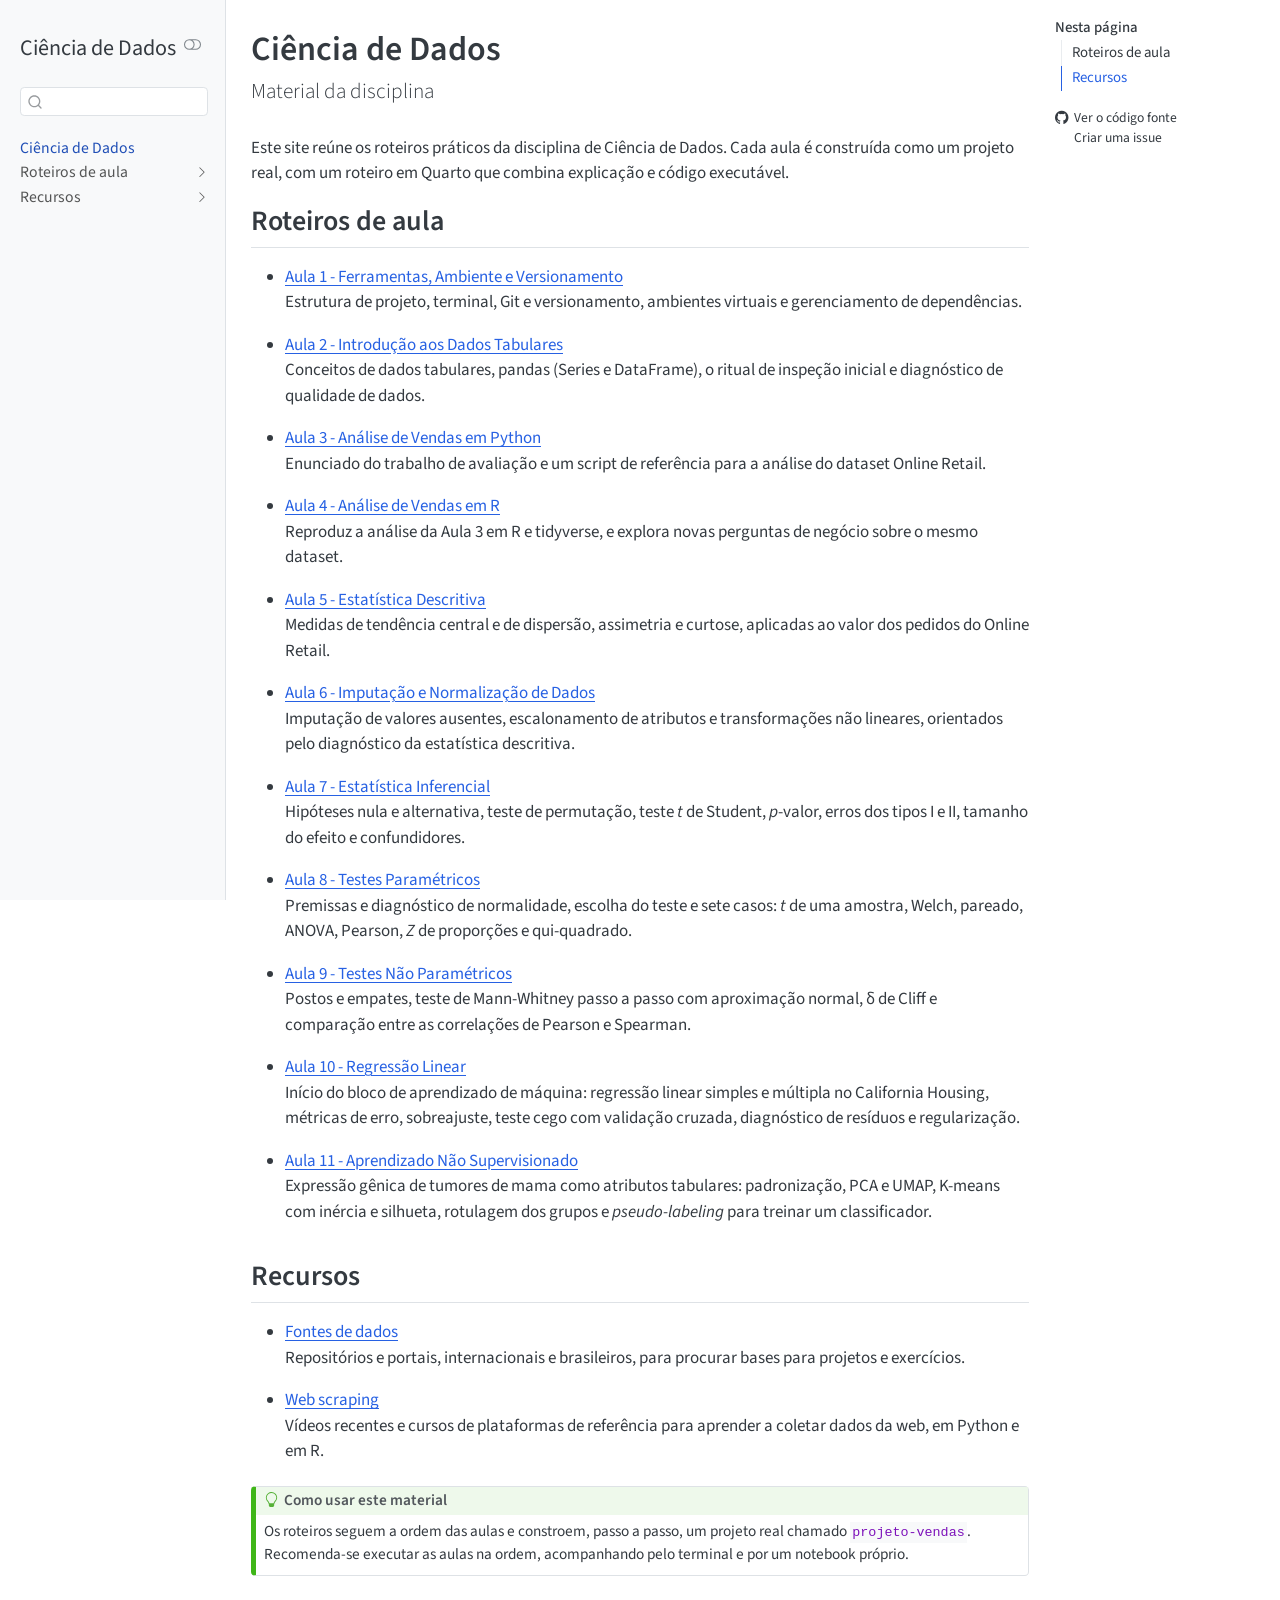
<file: index.html>
<!DOCTYPE html>
<html xmlns="http://www.w3.org/1999/xhtml" lang="pt-BR" xml:lang="pt-BR"><head>

<meta charset="utf-8">
<meta name="generator" content="quarto-1.6.40">

<meta name="viewport" content="width=device-width, initial-scale=1.0, user-scalable=yes">


<title>Ciência de Dados</title>
<style>
code{white-space: pre-wrap;}
span.smallcaps{font-variant: small-caps;}
div.columns{display: flex; gap: min(4vw, 1.5em);}
div.column{flex: auto; overflow-x: auto;}
div.hanging-indent{margin-left: 1.5em; text-indent: -1.5em;}
ul.task-list{list-style: none;}
ul.task-list li input[type="checkbox"] {
  width: 0.8em;
  margin: 0 0.8em 0.2em -1em; /* quarto-specific, see https://github.com/quarto-dev/quarto-cli/issues/4556 */ 
  vertical-align: middle;
}
</style>


<script src="site_libs/quarto-nav/quarto-nav.js"></script>
<script src="site_libs/quarto-nav/headroom.min.js"></script>
<script src="site_libs/clipboard/clipboard.min.js"></script>
<script src="site_libs/quarto-search/autocomplete.umd.js"></script>
<script src="site_libs/quarto-search/fuse.min.js"></script>
<script src="site_libs/quarto-search/quarto-search.js"></script>
<meta name="quarto:offset" content="./">
<script src="site_libs/quarto-html/quarto.js"></script>
<script src="site_libs/quarto-html/popper.min.js"></script>
<script src="site_libs/quarto-html/tippy.umd.min.js"></script>
<script src="site_libs/quarto-html/anchor.min.js"></script>
<link href="site_libs/quarto-html/tippy.css" rel="stylesheet">
<link href="site_libs/quarto-html/quarto-syntax-highlighting-549806ee2085284f45b00abea8c6df48.css" rel="stylesheet" class="quarto-color-scheme" id="quarto-text-highlighting-styles">
<link href="site_libs/quarto-html/quarto-syntax-highlighting-dark-8ea72dc5fed832574809a9c94082fbbb.css" rel="prefetch" class="quarto-color-scheme quarto-color-alternate" id="quarto-text-highlighting-styles">
<script src="site_libs/bootstrap/bootstrap.min.js"></script>
<link href="site_libs/bootstrap/bootstrap-icons.css" rel="stylesheet">
<link href="site_libs/bootstrap/bootstrap-f6e23303f39f4266b41a90194ee6d7de.min.css" rel="stylesheet" append-hash="true" class="quarto-color-scheme" id="quarto-bootstrap" data-mode="light">
<link href="site_libs/bootstrap/bootstrap-dark-46ebb8e0b7352a860548b3baf97698af.min.css" rel="prefetch" append-hash="true" class="quarto-color-scheme quarto-color-alternate" id="quarto-bootstrap" data-mode="dark">
<script id="quarto-search-options" type="application/json">{
  "location": "sidebar",
  "copy-button": false,
  "collapse-after": 3,
  "panel-placement": "start",
  "type": "textbox",
  "limit": 50,
  "keyboard-shortcut": [
    "f",
    "/",
    "s"
  ],
  "show-item-context": false,
  "language": {
    "search-no-results-text": "Nenhum resultado",
    "search-matching-documents-text": "documentos correspondentes",
    "search-copy-link-title": "Copiar link para a busca",
    "search-hide-matches-text": "Esconder correspondências adicionais",
    "search-more-match-text": "mais correspondência neste documento",
    "search-more-matches-text": "mais correspondências neste documento",
    "search-clear-button-title": "Limpar",
    "search-text-placeholder": "",
    "search-detached-cancel-button-title": "Cancelar",
    "search-submit-button-title": "Enviar",
    "search-label": "Procurar"
  }
}</script>


<link rel="stylesheet" href="styles.css">
</head>

<body class="nav-sidebar docked">

<div id="quarto-search-results"></div>
  <header id="quarto-header" class="headroom fixed-top">
  <nav class="quarto-secondary-nav">
    <div class="container-fluid d-flex">
      <button type="button" class="quarto-btn-toggle btn" data-bs-toggle="collapse" role="button" data-bs-target=".quarto-sidebar-collapse-item" aria-controls="quarto-sidebar" aria-expanded="false" aria-label="Alternar barra lateral" onclick="if (window.quartoToggleHeadroom) { window.quartoToggleHeadroom(); }">
        <i class="bi bi-layout-text-sidebar-reverse"></i>
      </button>
        <nav class="quarto-page-breadcrumbs" aria-label="breadcrumb"><ol class="breadcrumb"><li class="breadcrumb-item"><a href="./index.html">Ciência de Dados</a></li></ol></nav>
        <a class="flex-grow-1" role="navigation" data-bs-toggle="collapse" data-bs-target=".quarto-sidebar-collapse-item" aria-controls="quarto-sidebar" aria-expanded="false" aria-label="Alternar barra lateral" onclick="if (window.quartoToggleHeadroom) { window.quartoToggleHeadroom(); }">      
        </a>
      <button type="button" class="btn quarto-search-button" aria-label="Procurar" onclick="window.quartoOpenSearch();">
        <i class="bi bi-search"></i>
      </button>
    </div>
  </nav>
</header>
<!-- content -->
<div id="quarto-content" class="quarto-container page-columns page-rows-contents page-layout-article">
<!-- sidebar -->
  <nav id="quarto-sidebar" class="sidebar collapse collapse-horizontal quarto-sidebar-collapse-item sidebar-navigation docked overflow-auto">
    <div class="pt-lg-2 mt-2 text-left sidebar-header">
    <div class="sidebar-title mb-0 py-0">
      <a href="./">Ciência de Dados</a> 
        <div class="sidebar-tools-main">
  <a href="" class="quarto-color-scheme-toggle quarto-navigation-tool  px-1" onclick="window.quartoToggleColorScheme(); return false;" title="Alternar modo escuro"><i class="bi"></i></a>
</div>
    </div>
      </div>
        <div class="mt-2 flex-shrink-0 align-items-center">
        <div class="sidebar-search">
        <div id="quarto-search" class="" title="Procurar"></div>
        </div>
        </div>
    <div class="sidebar-menu-container"> 
    <ul class="list-unstyled mt-1">
        <li class="sidebar-item">
  <div class="sidebar-item-container"> 
  <a href="./index.html" class="sidebar-item-text sidebar-link active">
 <span class="menu-text">Ciência de Dados</span></a>
  </div>
</li>
        <li class="sidebar-item sidebar-item-section">
      <div class="sidebar-item-container"> 
            <a class="sidebar-item-text sidebar-link text-start collapsed" data-bs-toggle="collapse" data-bs-target="#quarto-sidebar-section-1" role="navigation" aria-expanded="false">
 <span class="menu-text">Roteiros de aula</span></a>
          <a class="sidebar-item-toggle text-start collapsed" data-bs-toggle="collapse" data-bs-target="#quarto-sidebar-section-1" role="navigation" aria-expanded="false" aria-label="Alternar seção">
            <i class="bi bi-chevron-right ms-2"></i>
          </a> 
      </div>
      <ul id="quarto-sidebar-section-1" class="collapse list-unstyled sidebar-section depth1 ">  
          <li class="sidebar-item">
  <div class="sidebar-item-container"> 
  <a href="./aulas/01-ferramentas-ambiente-versionamento.html" class="sidebar-item-text sidebar-link">
 <span class="menu-text">1. Ferramentas, Ambiente e Versionamento</span></a>
  </div>
</li>
          <li class="sidebar-item">
  <div class="sidebar-item-container"> 
  <a href="./aulas/02-introducao-dados-tabulares.html" class="sidebar-item-text sidebar-link">
 <span class="menu-text">2. Introdução aos Dados Tabulares</span></a>
  </div>
</li>
          <li class="sidebar-item">
  <div class="sidebar-item-container"> 
  <a href="./aulas/03-analise-vendas.html" class="sidebar-item-text sidebar-link">
 <span class="menu-text">3. Análise de Vendas em Python</span></a>
  </div>
</li>
          <li class="sidebar-item">
  <div class="sidebar-item-container"> 
  <a href="./aulas/04-analise-vendas-r.html" class="sidebar-item-text sidebar-link">
 <span class="menu-text">4. Análise de Vendas em R</span></a>
  </div>
</li>
          <li class="sidebar-item">
  <div class="sidebar-item-container"> 
  <a href="./aulas/05-estatistica-descritiva.html" class="sidebar-item-text sidebar-link">
 <span class="menu-text">5. Estatística Descritiva</span></a>
  </div>
</li>
          <li class="sidebar-item">
  <div class="sidebar-item-container"> 
  <a href="./aulas/06-imputacao-normalizacao-dados.html" class="sidebar-item-text sidebar-link">
 <span class="menu-text">6. Imputação e Normalização de Dados</span></a>
  </div>
</li>
          <li class="sidebar-item">
  <div class="sidebar-item-container"> 
  <a href="./aulas/07-inferencia-estatistica.html" class="sidebar-item-text sidebar-link">
 <span class="menu-text">7. Estatística Inferencial</span></a>
  </div>
</li>
          <li class="sidebar-item">
  <div class="sidebar-item-container"> 
  <a href="./aulas/08-testes-parametricos.html" class="sidebar-item-text sidebar-link">
 <span class="menu-text">8. Testes Paramétricos</span></a>
  </div>
</li>
          <li class="sidebar-item">
  <div class="sidebar-item-container"> 
  <a href="./aulas/09-testes-nao-parametricos.html" class="sidebar-item-text sidebar-link">
 <span class="menu-text">9. Testes Não Paramétricos</span></a>
  </div>
</li>
          <li class="sidebar-item">
  <div class="sidebar-item-container"> 
  <a href="./aulas/10-regressao-linear.html" class="sidebar-item-text sidebar-link">
 <span class="menu-text">10. Regressão Linear</span></a>
  </div>
</li>
          <li class="sidebar-item">
  <div class="sidebar-item-container"> 
  <a href="./aulas/11-aprendizado-nao-supervisionado.html" class="sidebar-item-text sidebar-link">
 <span class="menu-text">11. Aprendizado Não Supervisionado</span></a>
  </div>
</li>
      </ul>
  </li>
        <li class="sidebar-item sidebar-item-section">
      <div class="sidebar-item-container"> 
            <a class="sidebar-item-text sidebar-link text-start collapsed" data-bs-toggle="collapse" data-bs-target="#quarto-sidebar-section-2" role="navigation" aria-expanded="false">
 <span class="menu-text">Recursos</span></a>
          <a class="sidebar-item-toggle text-start collapsed" data-bs-toggle="collapse" data-bs-target="#quarto-sidebar-section-2" role="navigation" aria-expanded="false" aria-label="Alternar seção">
            <i class="bi bi-chevron-right ms-2"></i>
          </a> 
      </div>
      <ul id="quarto-sidebar-section-2" class="collapse list-unstyled sidebar-section depth1 ">  
          <li class="sidebar-item">
  <div class="sidebar-item-container"> 
  <a href="./recursos/fontes-de-dados.html" class="sidebar-item-text sidebar-link">
 <span class="menu-text">Fontes de dados</span></a>
  </div>
</li>
          <li class="sidebar-item">
  <div class="sidebar-item-container"> 
  <a href="./recursos/web-scraping.html" class="sidebar-item-text sidebar-link">
 <span class="menu-text">Web scraping</span></a>
  </div>
</li>
      </ul>
  </li>
    </ul>
    </div>
</nav>
<div id="quarto-sidebar-glass" class="quarto-sidebar-collapse-item" data-bs-toggle="collapse" data-bs-target=".quarto-sidebar-collapse-item"></div>
<!-- margin-sidebar -->
    <div id="quarto-margin-sidebar" class="sidebar margin-sidebar">
        <nav id="TOC" role="doc-toc" class="toc-active">
    <h2 id="toc-title">Nesta página</h2>
   
  <ul>
  <li><a href="#roteiros-de-aula" id="toc-roteiros-de-aula" class="nav-link active" data-scroll-target="#roteiros-de-aula">Roteiros de aula</a></li>
  <li><a href="#recursos" id="toc-recursos" class="nav-link" data-scroll-target="#recursos">Recursos</a></li>
  </ul>
<div class="toc-actions"><ul><li><a href="https://github.com/oandrefonseca/data-science/blob/main/index.qmd" class="toc-action"><i class="bi bi-github"></i>Ver o código fonte</a></li><li><a href="https://github.com/oandrefonseca/data-science/issues/new" class="toc-action"><i class="bi empty"></i>Criar uma issue</a></li></ul></div></nav>
    </div>
<!-- main -->
<main class="content" id="quarto-document-content">

<header id="title-block-header" class="quarto-title-block default">
<div class="quarto-title">
<h1 class="title">Ciência de Dados</h1>
<p class="subtitle lead">Material da disciplina</p>
</div>



<div class="quarto-title-meta">

    
  
    
  </div>
  


</header>


<p>Este site reúne os roteiros práticos da disciplina de Ciência de Dados. Cada aula é construída como um projeto real, com um roteiro em Quarto que combina explicação e código executável.</p>
<section id="roteiros-de-aula" class="level2">
<h2 class="anchored" data-anchor-id="roteiros-de-aula">Roteiros de aula</h2>
<ul>
<li><p><a href="./aulas/01-ferramentas-ambiente-versionamento.html">Aula 1 - Ferramentas, Ambiente e Versionamento</a><br>
Estrutura de projeto, terminal, Git e versionamento, ambientes virtuais e gerenciamento de dependências.</p></li>
<li><p><a href="./aulas/02-introducao-dados-tabulares.html">Aula 2 - Introdução aos Dados Tabulares</a><br>
Conceitos de dados tabulares, pandas (Series e DataFrame), o ritual de inspeção inicial e diagnóstico de qualidade de dados.</p></li>
<li><p><a href="./aulas/03-analise-vendas.html">Aula 3 - Análise de Vendas em Python</a><br>
Enunciado do trabalho de avaliação e um script de referência para a análise do dataset Online Retail.</p></li>
<li><p><a href="./aulas/04-analise-vendas-r.html">Aula 4 - Análise de Vendas em R</a><br>
Reproduz a análise da Aula 3 em R e tidyverse, e explora novas perguntas de negócio sobre o mesmo dataset.</p></li>
<li><p><a href="./aulas/05-estatistica-descritiva.html">Aula 5 - Estatística Descritiva</a><br>
Medidas de tendência central e de dispersão, assimetria e curtose, aplicadas ao valor dos pedidos do Online Retail.</p></li>
<li><p><a href="./aulas/06-imputacao-normalizacao-dados.html">Aula 6 - Imputação e Normalização de Dados</a><br>
Imputação de valores ausentes, escalonamento de atributos e transformações não lineares, orientados pelo diagnóstico da estatística descritiva.</p></li>
<li><p><a href="./aulas/07-inferencia-estatistica.html">Aula 7 - Estatística Inferencial</a><br>
Hipóteses nula e alternativa, teste de permutação, teste <em>t</em> de Student, <em>p</em>-valor, erros dos tipos I e II, tamanho do efeito e confundidores.</p></li>
<li><p><a href="./aulas/08-testes-parametricos.html">Aula 8 - Testes Paramétricos</a><br>
Premissas e diagnóstico de normalidade, escolha do teste e sete casos: <em>t</em> de uma amostra, Welch, pareado, ANOVA, Pearson, <em>Z</em> de proporções e qui-quadrado.</p></li>
<li><p><a href="./aulas/09-testes-nao-parametricos.html">Aula 9 - Testes Não Paramétricos</a><br>
Postos e empates, teste de Mann-Whitney passo a passo com aproximação normal, δ de Cliff e comparação entre as correlações de Pearson e Spearman.</p></li>
<li><p><a href="./aulas/10-regressao-linear.html">Aula 10 - Regressão Linear</a><br>
Início do bloco de aprendizado de máquina: regressão linear simples e múltipla no California Housing, métricas de erro, sobreajuste, teste cego com validação cruzada, diagnóstico de resíduos e regularização.</p></li>
<li><p><a href="./aulas/11-aprendizado-nao-supervisionado.html">Aula 11 - Aprendizado Não Supervisionado</a><br>
Expressão gênica de tumores de mama como atributos tabulares: padronização, PCA e UMAP, K-means com inércia e silhueta, rotulagem dos grupos e <em>pseudo-labeling</em> para treinar um classificador.</p></li>
</ul>
</section>
<section id="recursos" class="level2">
<h2 class="anchored" data-anchor-id="recursos">Recursos</h2>
<ul>
<li><p><a href="./recursos/fontes-de-dados.html">Fontes de dados</a><br>
Repositórios e portais, internacionais e brasileiros, para procurar bases para projetos e exercícios.</p></li>
<li><p><a href="./recursos/web-scraping.html">Web scraping</a><br>
Vídeos recentes e cursos de plataformas de referência para aprender a coletar dados da web, em Python e em R.</p></li>
</ul>
<div class="callout callout-style-default callout-tip callout-titled">
<div class="callout-header d-flex align-content-center">
<div class="callout-icon-container">
<i class="callout-icon"></i>
</div>
<div class="callout-title-container flex-fill">
Como usar este material
</div>
</div>
<div class="callout-body-container callout-body">
<p>Os roteiros seguem a ordem das aulas e constroem, passo a passo, um projeto real chamado <code>projeto-vendas</code>. Recomenda-se executar as aulas na ordem, acompanhando pelo terminal e por um notebook próprio.</p>
</div>
</div>


</section>

</main> <!-- /main -->
<script id="quarto-html-after-body" type="application/javascript">
window.document.addEventListener("DOMContentLoaded", function (event) {
  const toggleBodyColorMode = (bsSheetEl) => {
    const mode = bsSheetEl.getAttribute("data-mode");
    const bodyEl = window.document.querySelector("body");
    if (mode === "dark") {
      bodyEl.classList.add("quarto-dark");
      bodyEl.classList.remove("quarto-light");
    } else {
      bodyEl.classList.add("quarto-light");
      bodyEl.classList.remove("quarto-dark");
    }
  }
  const toggleBodyColorPrimary = () => {
    const bsSheetEl = window.document.querySelector("link#quarto-bootstrap");
    if (bsSheetEl) {
      toggleBodyColorMode(bsSheetEl);
    }
  }
  toggleBodyColorPrimary();  
  const disableStylesheet = (stylesheets) => {
    for (let i=0; i < stylesheets.length; i++) {
      const stylesheet = stylesheets[i];
      stylesheet.rel = 'prefetch';
    }
  }
  const enableStylesheet = (stylesheets) => {
    for (let i=0; i < stylesheets.length; i++) {
      const stylesheet = stylesheets[i];
      stylesheet.rel = 'stylesheet';
    }
  }
  const manageTransitions = (selector, allowTransitions) => {
    const els = window.document.querySelectorAll(selector);
    for (let i=0; i < els.length; i++) {
      const el = els[i];
      if (allowTransitions) {
        el.classList.remove('notransition');
      } else {
        el.classList.add('notransition');
      }
    }
  }
  const toggleGiscusIfUsed = (isAlternate, darkModeDefault) => {
    const baseTheme = document.querySelector('#giscus-base-theme')?.value ?? 'light';
    const alternateTheme = document.querySelector('#giscus-alt-theme')?.value ?? 'dark';
    let newTheme = '';
    if(darkModeDefault) {
      newTheme = isAlternate ? baseTheme : alternateTheme;
    } else {
      newTheme = isAlternate ? alternateTheme : baseTheme;
    }
    const changeGiscusTheme = () => {
      // From: https://github.com/giscus/giscus/issues/336
      const sendMessage = (message) => {
        const iframe = document.querySelector('iframe.giscus-frame');
        if (!iframe) return;
        iframe.contentWindow.postMessage({ giscus: message }, 'https://giscus.app');
      }
      sendMessage({
        setConfig: {
          theme: newTheme
        }
      });
    }
    const isGiscussLoaded = window.document.querySelector('iframe.giscus-frame') !== null;
    if (isGiscussLoaded) {
      changeGiscusTheme();
    }
  }
  const toggleColorMode = (alternate) => {
    // Switch the stylesheets
    const alternateStylesheets = window.document.querySelectorAll('link.quarto-color-scheme.quarto-color-alternate');
    manageTransitions('#quarto-margin-sidebar .nav-link', false);
    if (alternate) {
      enableStylesheet(alternateStylesheets);
      for (const sheetNode of alternateStylesheets) {
        if (sheetNode.id === "quarto-bootstrap") {
          toggleBodyColorMode(sheetNode);
        }
      }
    } else {
      disableStylesheet(alternateStylesheets);
      toggleBodyColorPrimary();
    }
    manageTransitions('#quarto-margin-sidebar .nav-link', true);
    // Switch the toggles
    const toggles = window.document.querySelectorAll('.quarto-color-scheme-toggle');
    for (let i=0; i < toggles.length; i++) {
      const toggle = toggles[i];
      if (toggle) {
        if (alternate) {
          toggle.classList.add("alternate");     
        } else {
          toggle.classList.remove("alternate");
        }
      }
    }
    // Hack to workaround the fact that safari doesn't
    // properly recolor the scrollbar when toggling (#1455)
    if (navigator.userAgent.indexOf('Safari') > 0 && navigator.userAgent.indexOf('Chrome') == -1) {
      manageTransitions("body", false);
      window.scrollTo(0, 1);
      setTimeout(() => {
        window.scrollTo(0, 0);
        manageTransitions("body", true);
      }, 40);  
    }
  }
  const isFileUrl = () => { 
    return window.location.protocol === 'file:';
  }
  const hasAlternateSentinel = () => {  
    let styleSentinel = getColorSchemeSentinel();
    if (styleSentinel !== null) {
      return styleSentinel === "alternate";
    } else {
      return false;
    }
  }
  const setStyleSentinel = (alternate) => {
    const value = alternate ? "alternate" : "default";
    if (!isFileUrl()) {
      window.localStorage.setItem("quarto-color-scheme", value);
    } else {
      localAlternateSentinel = value;
    }
  }
  const getColorSchemeSentinel = () => {
    if (!isFileUrl()) {
      const storageValue = window.localStorage.getItem("quarto-color-scheme");
      return storageValue != null ? storageValue : localAlternateSentinel;
    } else {
      return localAlternateSentinel;
    }
  }
  const darkModeDefault = false;
  let localAlternateSentinel = darkModeDefault ? 'alternate' : 'default';
  // Dark / light mode switch
  window.quartoToggleColorScheme = () => {
    // Read the current dark / light value 
    let toAlternate = !hasAlternateSentinel();
    toggleColorMode(toAlternate);
    setStyleSentinel(toAlternate);
    toggleGiscusIfUsed(toAlternate, darkModeDefault);
  };
  // Ensure there is a toggle, if there isn't float one in the top right
  if (window.document.querySelector('.quarto-color-scheme-toggle') === null) {
    const a = window.document.createElement('a');
    a.classList.add('top-right');
    a.classList.add('quarto-color-scheme-toggle');
    a.href = "";
    a.onclick = function() { try { window.quartoToggleColorScheme(); } catch {} return false; };
    const i = window.document.createElement("i");
    i.classList.add('bi');
    a.appendChild(i);
    window.document.body.appendChild(a);
  }
  // Switch to dark mode if need be
  if (hasAlternateSentinel()) {
    toggleColorMode(true);
  } else {
    toggleColorMode(false);
  }
  const icon = "";
  const anchorJS = new window.AnchorJS();
  anchorJS.options = {
    placement: 'right',
    icon: icon
  };
  anchorJS.add('.anchored');
  const isCodeAnnotation = (el) => {
    for (const clz of el.classList) {
      if (clz.startsWith('code-annotation-')) {                     
        return true;
      }
    }
    return false;
  }
  const onCopySuccess = function(e) {
    // button target
    const button = e.trigger;
    // don't keep focus
    button.blur();
    // flash "checked"
    button.classList.add('code-copy-button-checked');
    var currentTitle = button.getAttribute("title");
    button.setAttribute("title", "Copiada");
    let tooltip;
    if (window.bootstrap) {
      button.setAttribute("data-bs-toggle", "tooltip");
      button.setAttribute("data-bs-placement", "left");
      button.setAttribute("data-bs-title", "Copiada");
      tooltip = new bootstrap.Tooltip(button, 
        { trigger: "manual", 
          customClass: "code-copy-button-tooltip",
          offset: [0, -8]});
      tooltip.show();    
    }
    setTimeout(function() {
      if (tooltip) {
        tooltip.hide();
        button.removeAttribute("data-bs-title");
        button.removeAttribute("data-bs-toggle");
        button.removeAttribute("data-bs-placement");
      }
      button.setAttribute("title", currentTitle);
      button.classList.remove('code-copy-button-checked');
    }, 1000);
    // clear code selection
    e.clearSelection();
  }
  const getTextToCopy = function(trigger) {
      const codeEl = trigger.previousElementSibling.cloneNode(true);
      for (const childEl of codeEl.children) {
        if (isCodeAnnotation(childEl)) {
          childEl.remove();
        }
      }
      return codeEl.innerText;
  }
  const clipboard = new window.ClipboardJS('.code-copy-button:not([data-in-quarto-modal])', {
    text: getTextToCopy
  });
  clipboard.on('success', onCopySuccess);
  if (window.document.getElementById('quarto-embedded-source-code-modal')) {
    const clipboardModal = new window.ClipboardJS('.code-copy-button[data-in-quarto-modal]', {
      text: getTextToCopy,
      container: window.document.getElementById('quarto-embedded-source-code-modal')
    });
    clipboardModal.on('success', onCopySuccess);
  }
    var localhostRegex = new RegExp(/^(?:http|https):\/\/localhost\:?[0-9]*\//);
    var mailtoRegex = new RegExp(/^mailto:/);
      var filterRegex = new RegExp("https:\/\/oandrefonseca\.github\.io\/data-science\/");
    var isInternal = (href) => {
        return filterRegex.test(href) || localhostRegex.test(href) || mailtoRegex.test(href);
    }
    // Inspect non-navigation links and adorn them if external
 	var links = window.document.querySelectorAll('a[href]:not(.nav-link):not(.navbar-brand):not(.toc-action):not(.sidebar-link):not(.sidebar-item-toggle):not(.pagination-link):not(.no-external):not([aria-hidden]):not(.dropdown-item):not(.quarto-navigation-tool):not(.about-link)');
    for (var i=0; i<links.length; i++) {
      const link = links[i];
      if (!isInternal(link.href)) {
        // undo the damage that might have been done by quarto-nav.js in the case of
        // links that we want to consider external
        if (link.dataset.originalHref !== undefined) {
          link.href = link.dataset.originalHref;
        }
          // target, if specified
          link.setAttribute("target", "_blank");
          if (link.getAttribute("rel") === null) {
            link.setAttribute("rel", "noopener");
          }
      }
    }
  function tippyHover(el, contentFn, onTriggerFn, onUntriggerFn) {
    const config = {
      allowHTML: true,
      maxWidth: 500,
      delay: 100,
      arrow: false,
      appendTo: function(el) {
          return el.parentElement;
      },
      interactive: true,
      interactiveBorder: 10,
      theme: 'quarto',
      placement: 'bottom-start',
    };
    if (contentFn) {
      config.content = contentFn;
    }
    if (onTriggerFn) {
      config.onTrigger = onTriggerFn;
    }
    if (onUntriggerFn) {
      config.onUntrigger = onUntriggerFn;
    }
    window.tippy(el, config); 
  }
  const noterefs = window.document.querySelectorAll('a[role="doc-noteref"]');
  for (var i=0; i<noterefs.length; i++) {
    const ref = noterefs[i];
    tippyHover(ref, function() {
      // use id or data attribute instead here
      let href = ref.getAttribute('data-footnote-href') || ref.getAttribute('href');
      try { href = new URL(href).hash; } catch {}
      const id = href.replace(/^#\/?/, "");
      const note = window.document.getElementById(id);
      if (note) {
        return note.innerHTML;
      } else {
        return "";
      }
    });
  }
  const xrefs = window.document.querySelectorAll('a.quarto-xref');
  const processXRef = (id, note) => {
    // Strip column container classes
    const stripColumnClz = (el) => {
      el.classList.remove("page-full", "page-columns");
      if (el.children) {
        for (const child of el.children) {
          stripColumnClz(child);
        }
      }
    }
    stripColumnClz(note)
    if (id === null || id.startsWith('sec-')) {
      // Special case sections, only their first couple elements
      const container = document.createElement("div");
      if (note.children && note.children.length > 2) {
        container.appendChild(note.children[0].cloneNode(true));
        for (let i = 1; i < note.children.length; i++) {
          const child = note.children[i];
          if (child.tagName === "P" && child.innerText === "") {
            continue;
          } else {
            container.appendChild(child.cloneNode(true));
            break;
          }
        }
        if (window.Quarto?.typesetMath) {
          window.Quarto.typesetMath(container);
        }
        return container.innerHTML
      } else {
        if (window.Quarto?.typesetMath) {
          window.Quarto.typesetMath(note);
        }
        return note.innerHTML;
      }
    } else {
      // Remove any anchor links if they are present
      const anchorLink = note.querySelector('a.anchorjs-link');
      if (anchorLink) {
        anchorLink.remove();
      }
      if (window.Quarto?.typesetMath) {
        window.Quarto.typesetMath(note);
      }
      if (note.classList.contains("callout")) {
        return note.outerHTML;
      } else {
        return note.innerHTML;
      }
    }
  }
  for (var i=0; i<xrefs.length; i++) {
    const xref = xrefs[i];
    tippyHover(xref, undefined, function(instance) {
      instance.disable();
      let url = xref.getAttribute('href');
      let hash = undefined; 
      if (url.startsWith('#')) {
        hash = url;
      } else {
        try { hash = new URL(url).hash; } catch {}
      }
      if (hash) {
        const id = hash.replace(/^#\/?/, "");
        const note = window.document.getElementById(id);
        if (note !== null) {
          try {
            const html = processXRef(id, note.cloneNode(true));
            instance.setContent(html);
          } finally {
            instance.enable();
            instance.show();
          }
        } else {
          // See if we can fetch this
          fetch(url.split('#')[0])
          .then(res => res.text())
          .then(html => {
            const parser = new DOMParser();
            const htmlDoc = parser.parseFromString(html, "text/html");
            const note = htmlDoc.getElementById(id);
            if (note !== null) {
              const html = processXRef(id, note);
              instance.setContent(html);
            } 
          }).finally(() => {
            instance.enable();
            instance.show();
          });
        }
      } else {
        // See if we can fetch a full url (with no hash to target)
        // This is a special case and we should probably do some content thinning / targeting
        fetch(url)
        .then(res => res.text())
        .then(html => {
          const parser = new DOMParser();
          const htmlDoc = parser.parseFromString(html, "text/html");
          const note = htmlDoc.querySelector('main.content');
          if (note !== null) {
            // This should only happen for chapter cross references
            // (since there is no id in the URL)
            // remove the first header
            if (note.children.length > 0 && note.children[0].tagName === "HEADER") {
              note.children[0].remove();
            }
            const html = processXRef(null, note);
            instance.setContent(html);
          } 
        }).finally(() => {
          instance.enable();
          instance.show();
        });
      }
    }, function(instance) {
    });
  }
      let selectedAnnoteEl;
      const selectorForAnnotation = ( cell, annotation) => {
        let cellAttr = 'data-code-cell="' + cell + '"';
        let lineAttr = 'data-code-annotation="' +  annotation + '"';
        const selector = 'span[' + cellAttr + '][' + lineAttr + ']';
        return selector;
      }
      const selectCodeLines = (annoteEl) => {
        const doc = window.document;
        const targetCell = annoteEl.getAttribute("data-target-cell");
        const targetAnnotation = annoteEl.getAttribute("data-target-annotation");
        const annoteSpan = window.document.querySelector(selectorForAnnotation(targetCell, targetAnnotation));
        const lines = annoteSpan.getAttribute("data-code-lines").split(",");
        const lineIds = lines.map((line) => {
          return targetCell + "-" + line;
        })
        let top = null;
        let height = null;
        let parent = null;
        if (lineIds.length > 0) {
            //compute the position of the single el (top and bottom and make a div)
            const el = window.document.getElementById(lineIds[0]);
            top = el.offsetTop;
            height = el.offsetHeight;
            parent = el.parentElement.parentElement;
          if (lineIds.length > 1) {
            const lastEl = window.document.getElementById(lineIds[lineIds.length - 1]);
            const bottom = lastEl.offsetTop + lastEl.offsetHeight;
            height = bottom - top;
          }
          if (top !== null && height !== null && parent !== null) {
            // cook up a div (if necessary) and position it 
            let div = window.document.getElementById("code-annotation-line-highlight");
            if (div === null) {
              div = window.document.createElement("div");
              div.setAttribute("id", "code-annotation-line-highlight");
              div.style.position = 'absolute';
              parent.appendChild(div);
            }
            div.style.top = top - 2 + "px";
            div.style.height = height + 4 + "px";
            div.style.left = 0;
            let gutterDiv = window.document.getElementById("code-annotation-line-highlight-gutter");
            if (gutterDiv === null) {
              gutterDiv = window.document.createElement("div");
              gutterDiv.setAttribute("id", "code-annotation-line-highlight-gutter");
              gutterDiv.style.position = 'absolute';
              const codeCell = window.document.getElementById(targetCell);
              const gutter = codeCell.querySelector('.code-annotation-gutter');
              gutter.appendChild(gutterDiv);
            }
            gutterDiv.style.top = top - 2 + "px";
            gutterDiv.style.height = height + 4 + "px";
          }
          selectedAnnoteEl = annoteEl;
        }
      };
      const unselectCodeLines = () => {
        const elementsIds = ["code-annotation-line-highlight", "code-annotation-line-highlight-gutter"];
        elementsIds.forEach((elId) => {
          const div = window.document.getElementById(elId);
          if (div) {
            div.remove();
          }
        });
        selectedAnnoteEl = undefined;
      };
        // Handle positioning of the toggle
    window.addEventListener(
      "resize",
      throttle(() => {
        elRect = undefined;
        if (selectedAnnoteEl) {
          selectCodeLines(selectedAnnoteEl);
        }
      }, 10)
    );
    function throttle(fn, ms) {
    let throttle = false;
    let timer;
      return (...args) => {
        if(!throttle) { // first call gets through
            fn.apply(this, args);
            throttle = true;
        } else { // all the others get throttled
            if(timer) clearTimeout(timer); // cancel #2
            timer = setTimeout(() => {
              fn.apply(this, args);
              timer = throttle = false;
            }, ms);
        }
      };
    }
      // Attach click handler to the DT
      const annoteDls = window.document.querySelectorAll('dt[data-target-cell]');
      for (const annoteDlNode of annoteDls) {
        annoteDlNode.addEventListener('click', (event) => {
          const clickedEl = event.target;
          if (clickedEl !== selectedAnnoteEl) {
            unselectCodeLines();
            const activeEl = window.document.querySelector('dt[data-target-cell].code-annotation-active');
            if (activeEl) {
              activeEl.classList.remove('code-annotation-active');
            }
            selectCodeLines(clickedEl);
            clickedEl.classList.add('code-annotation-active');
          } else {
            // Unselect the line
            unselectCodeLines();
            clickedEl.classList.remove('code-annotation-active');
          }
        });
      }
  const findCites = (el) => {
    const parentEl = el.parentElement;
    if (parentEl) {
      const cites = parentEl.dataset.cites;
      if (cites) {
        return {
          el,
          cites: cites.split(' ')
        };
      } else {
        return findCites(el.parentElement)
      }
    } else {
      return undefined;
    }
  };
  var bibliorefs = window.document.querySelectorAll('a[role="doc-biblioref"]');
  for (var i=0; i<bibliorefs.length; i++) {
    const ref = bibliorefs[i];
    const citeInfo = findCites(ref);
    if (citeInfo) {
      tippyHover(citeInfo.el, function() {
        var popup = window.document.createElement('div');
        citeInfo.cites.forEach(function(cite) {
          var citeDiv = window.document.createElement('div');
          citeDiv.classList.add('hanging-indent');
          citeDiv.classList.add('csl-entry');
          var biblioDiv = window.document.getElementById('ref-' + cite);
          if (biblioDiv) {
            citeDiv.innerHTML = biblioDiv.innerHTML;
          }
          popup.appendChild(citeDiv);
        });
        return popup.innerHTML;
      });
    }
  }
});
</script>
</div> <!-- /content -->




<footer class="footer"><div class="nav-footer"><div class="nav-footer-center"><div class="toc-actions d-sm-block d-md-none"><ul><li><a href="https://github.com/oandrefonseca/data-science/blob/main/index.qmd" class="toc-action"><i class="bi bi-github"></i>Ver o código fonte</a></li><li><a href="https://github.com/oandrefonseca/data-science/issues/new" class="toc-action"><i class="bi empty"></i>Criar uma issue</a></li></ul></div></div></div></footer></body></html>
</file>
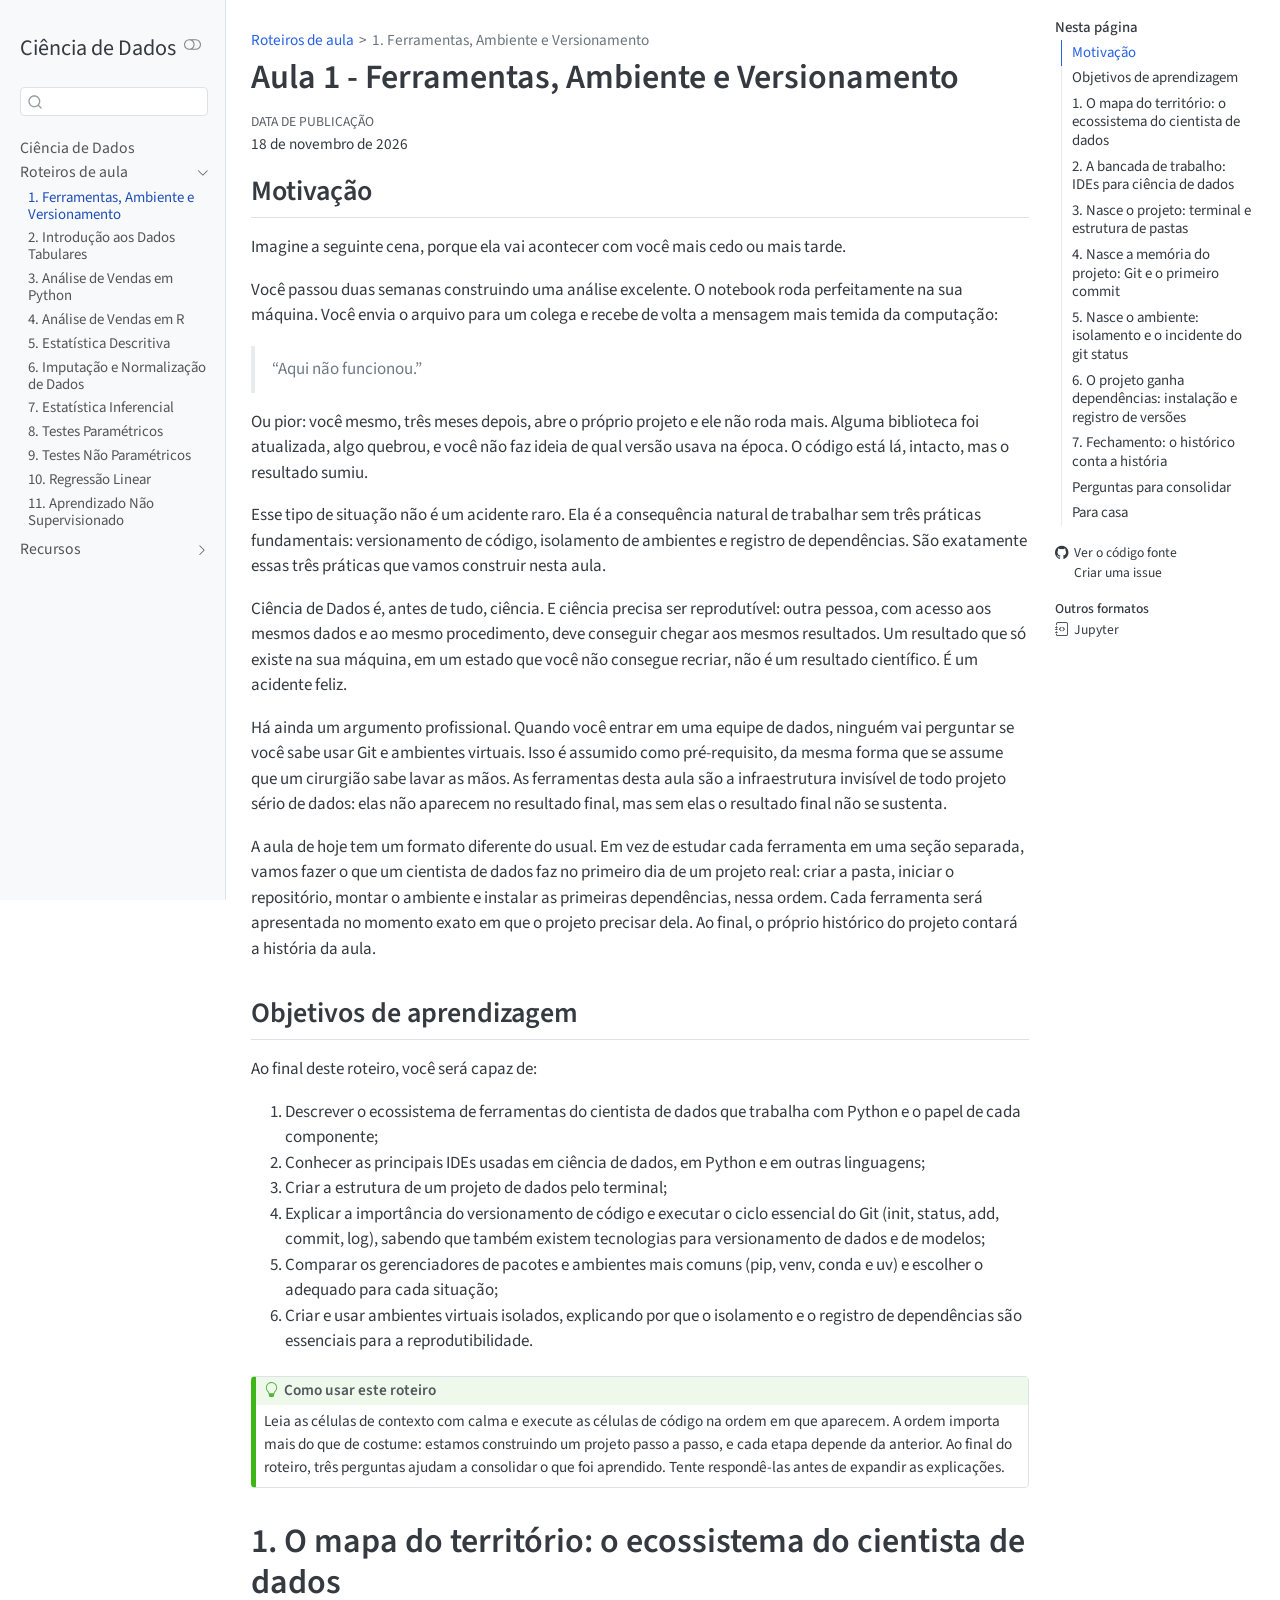
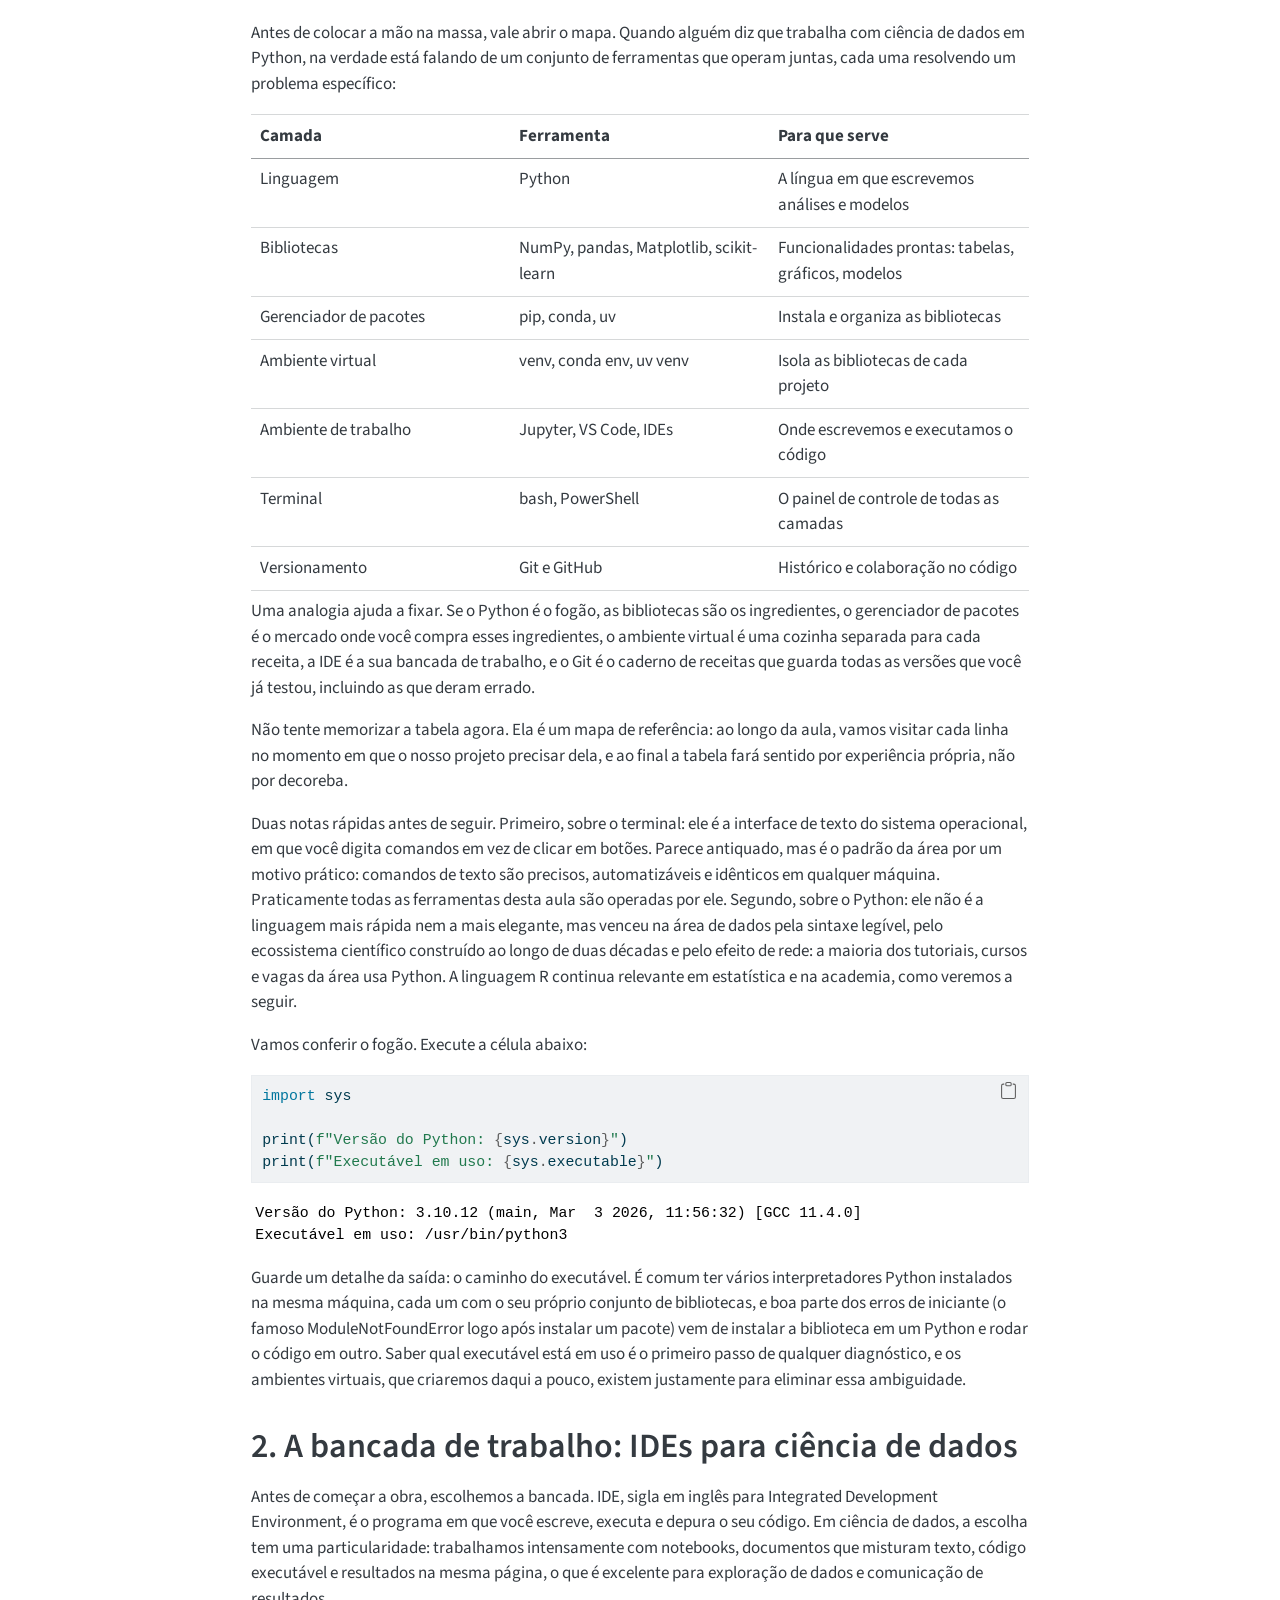
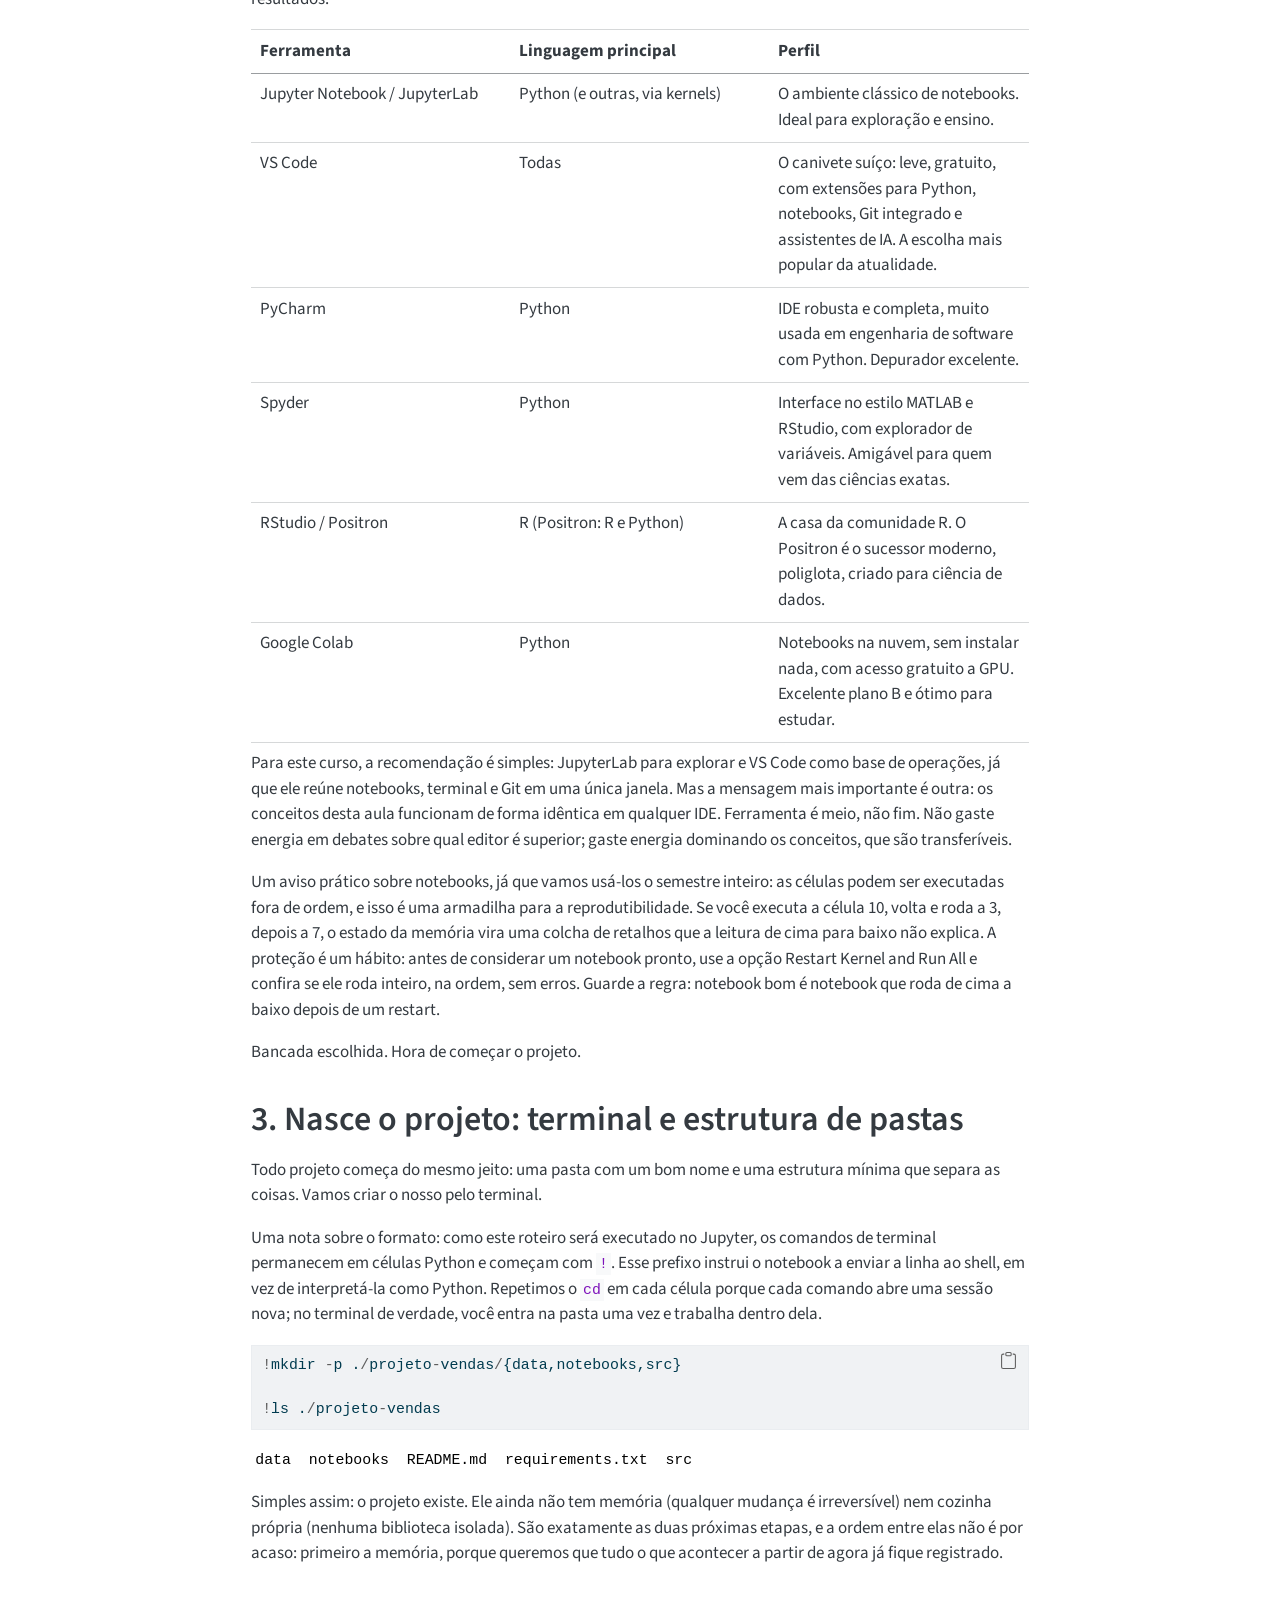
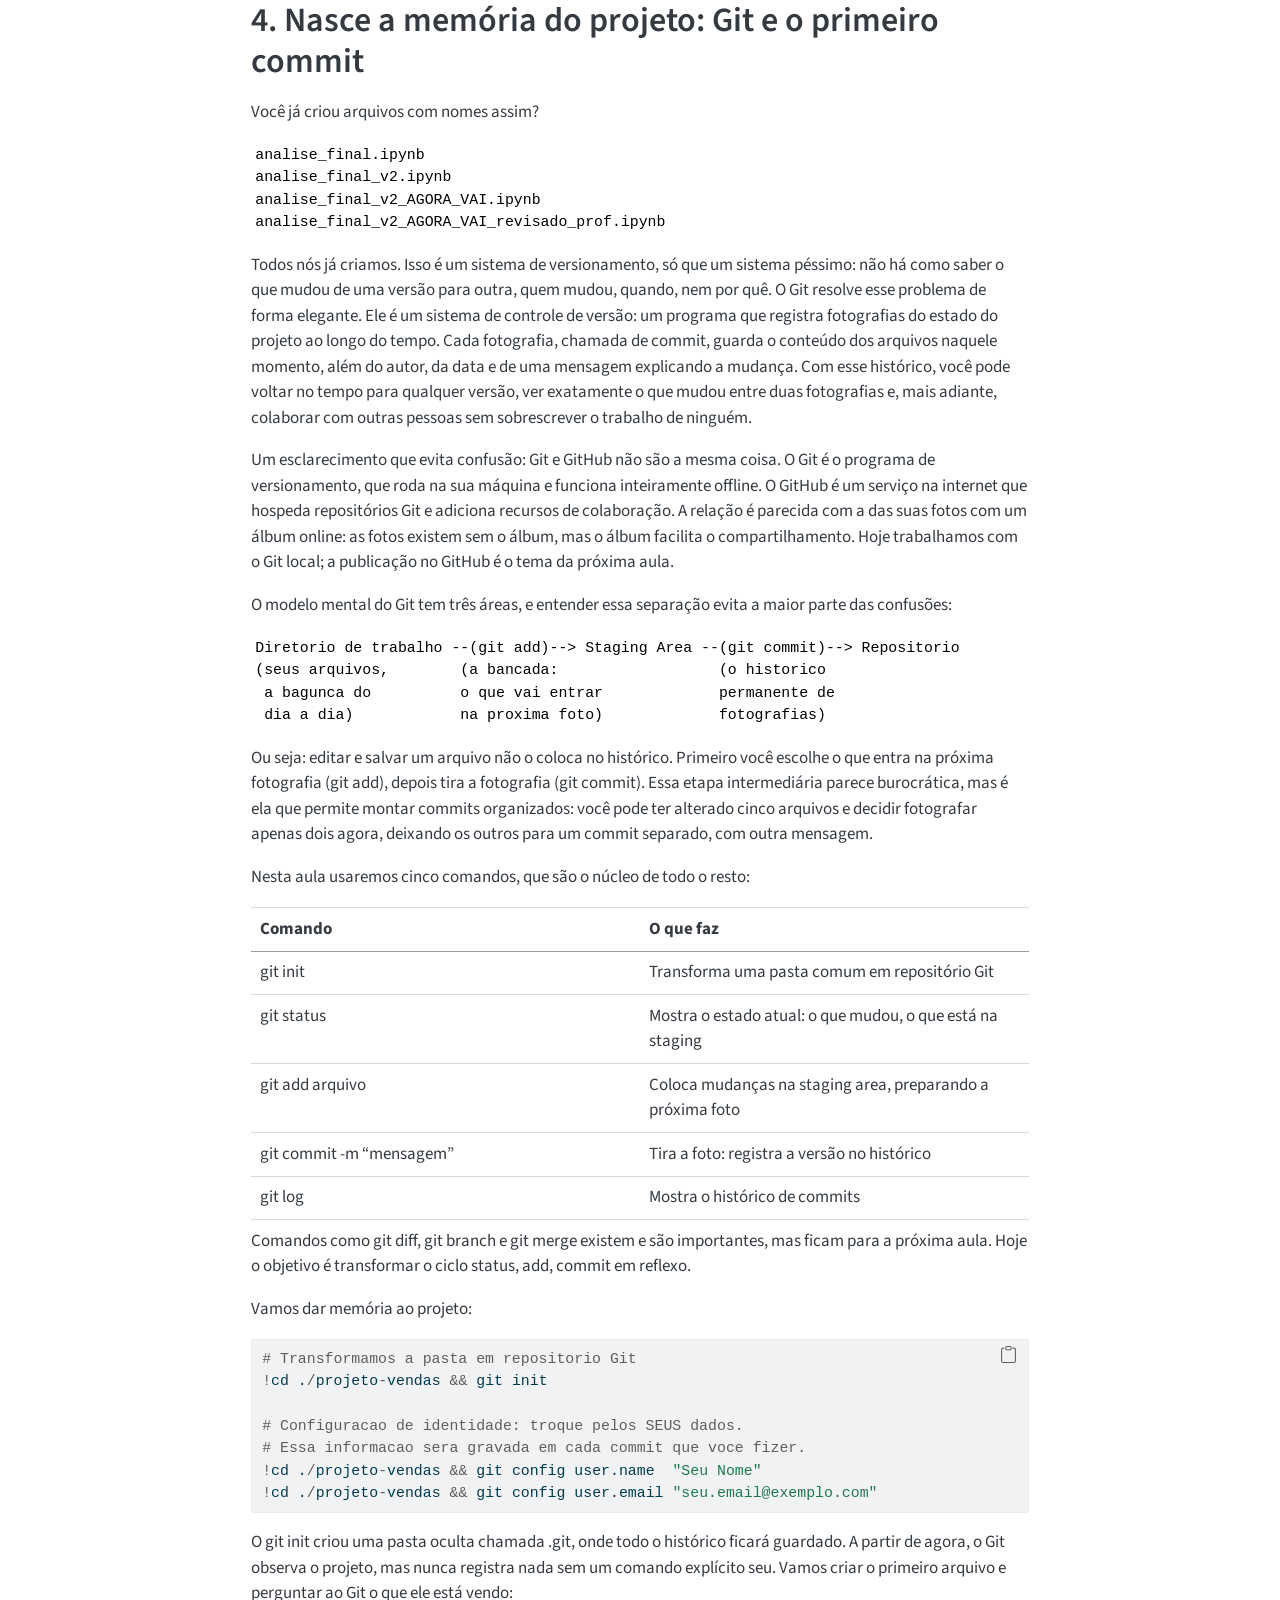
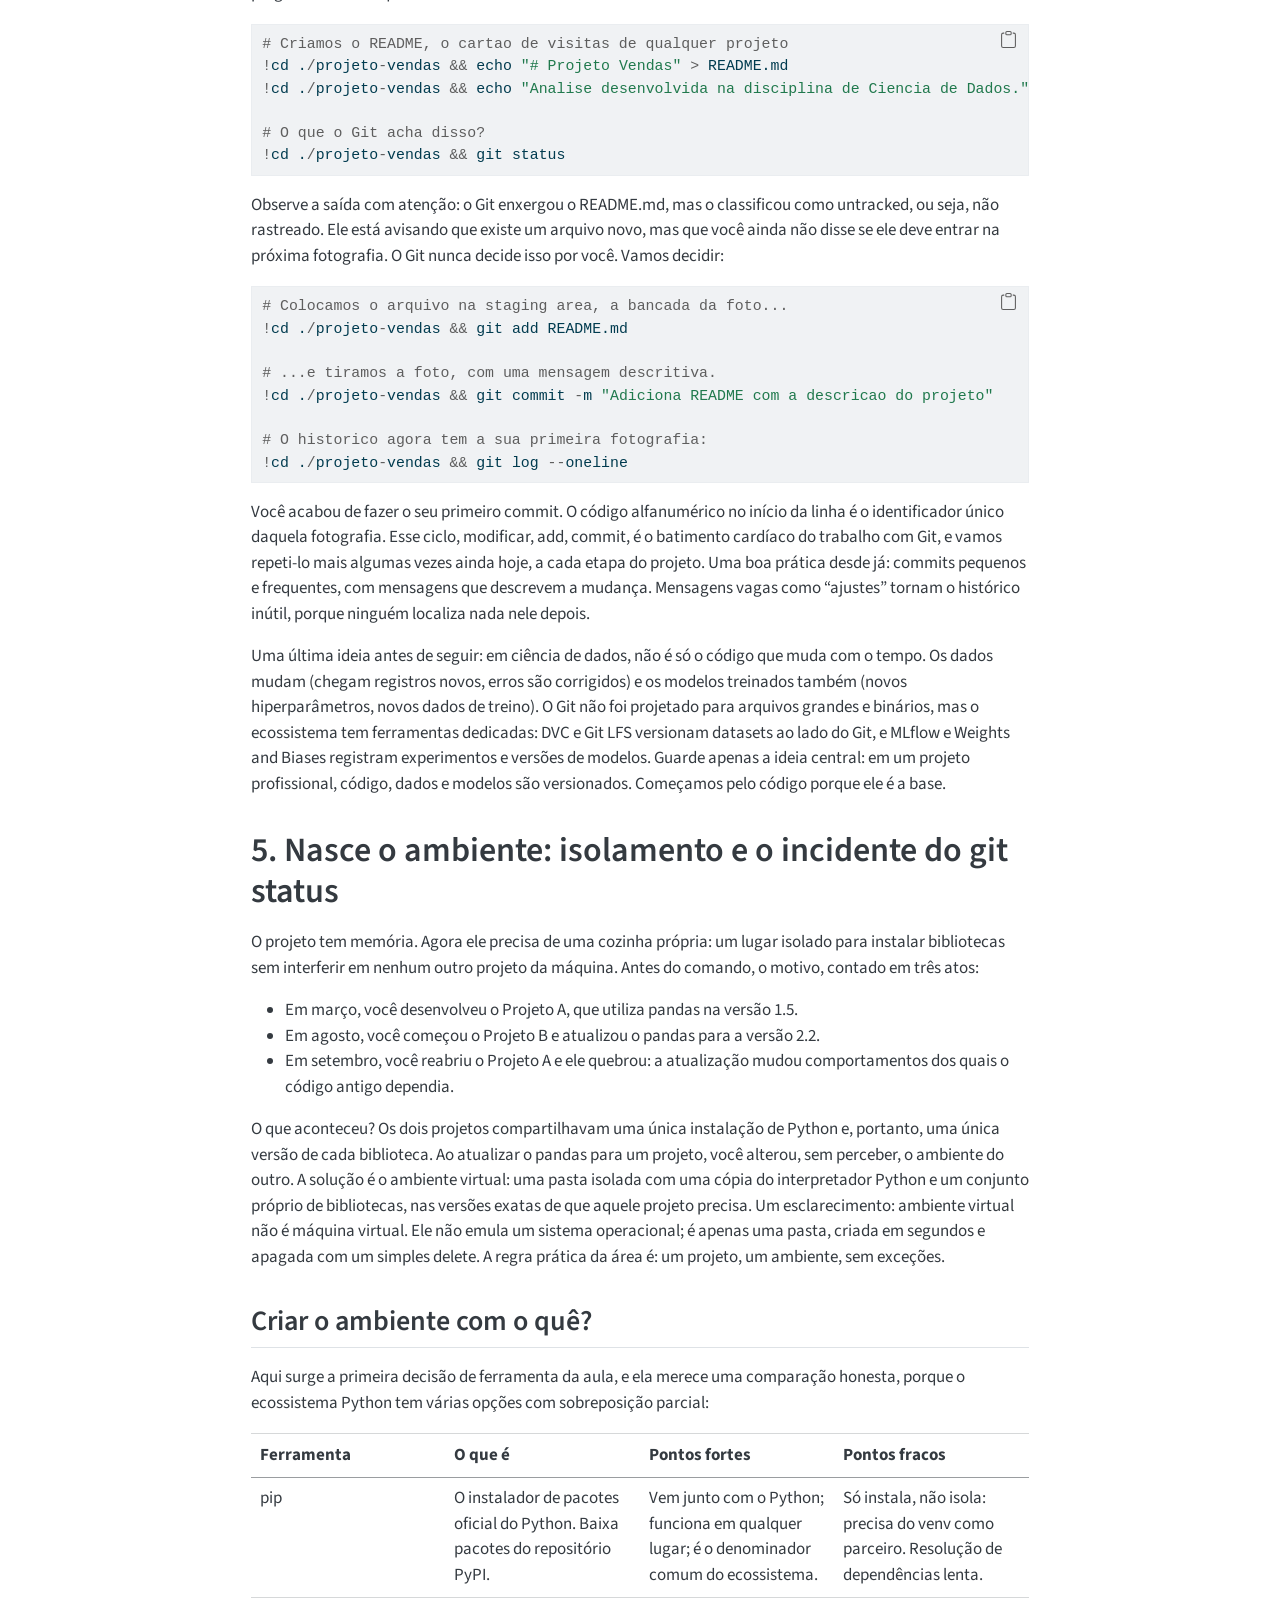
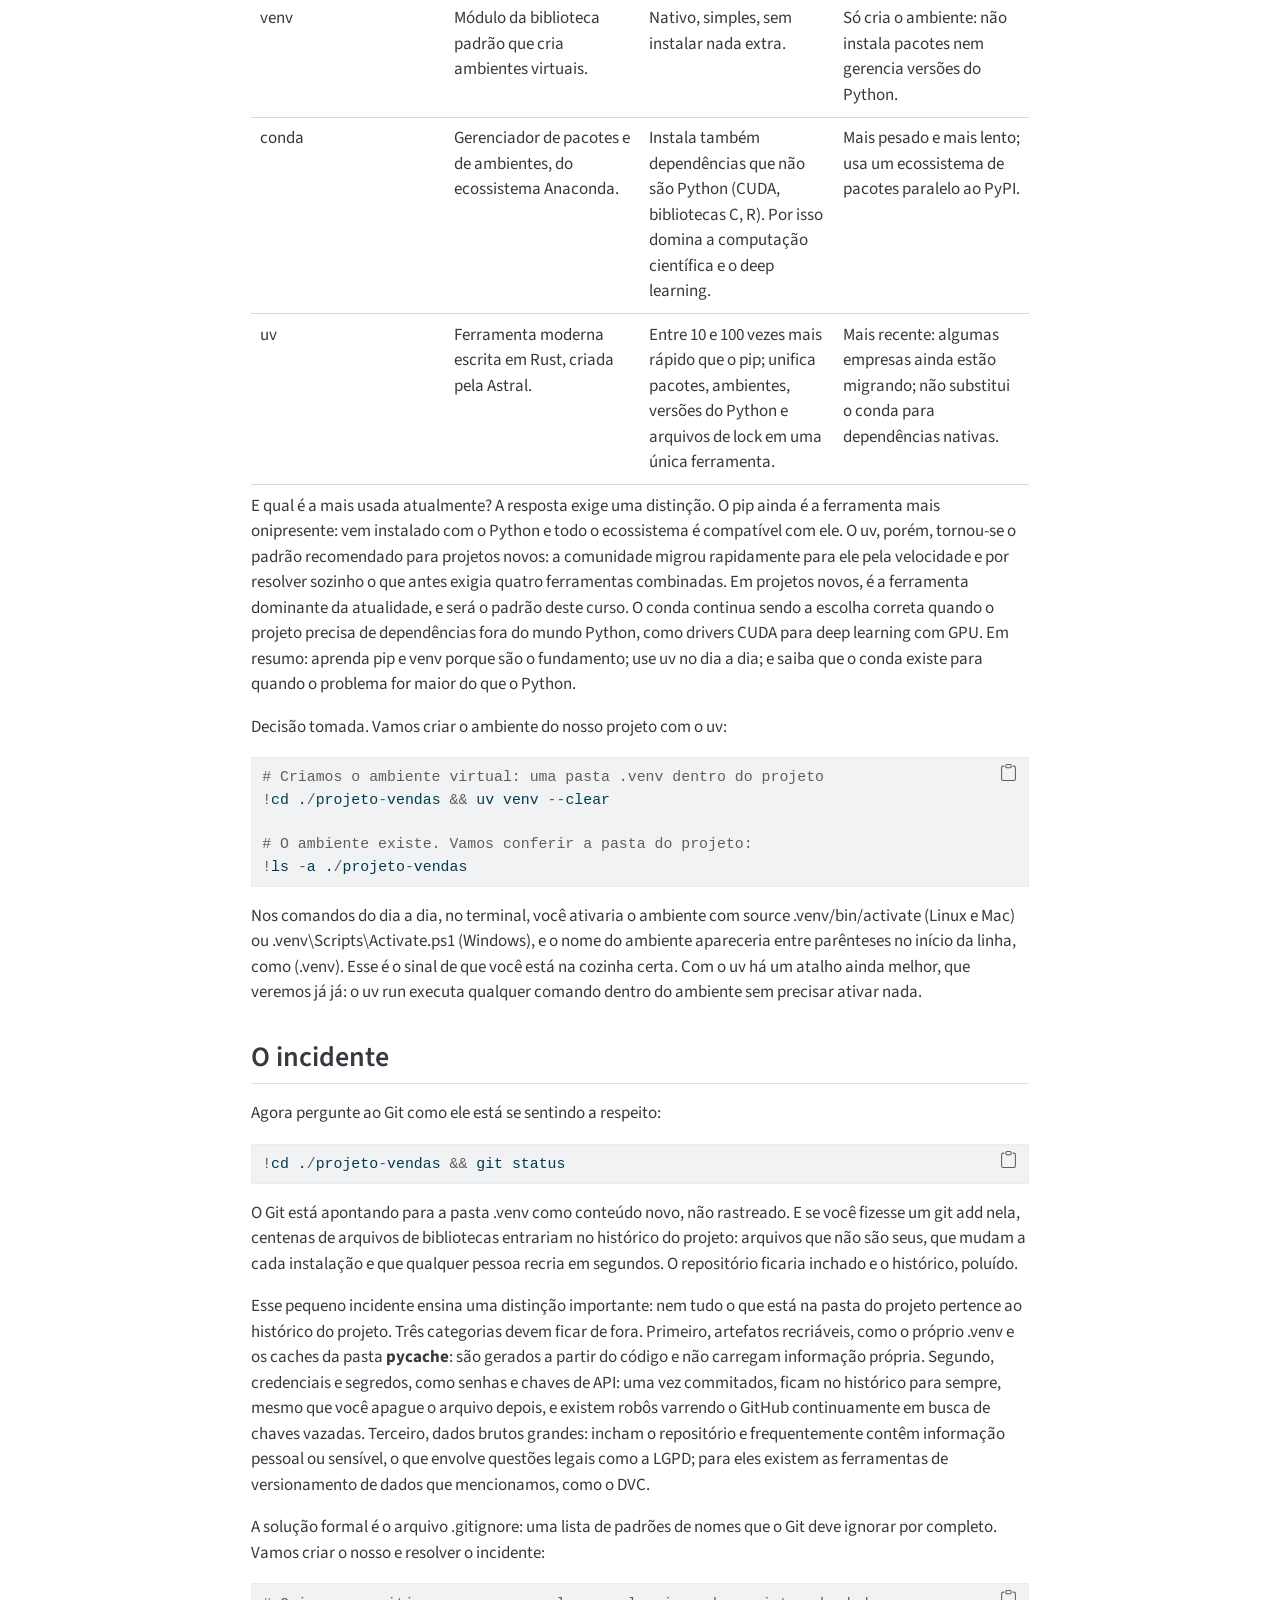
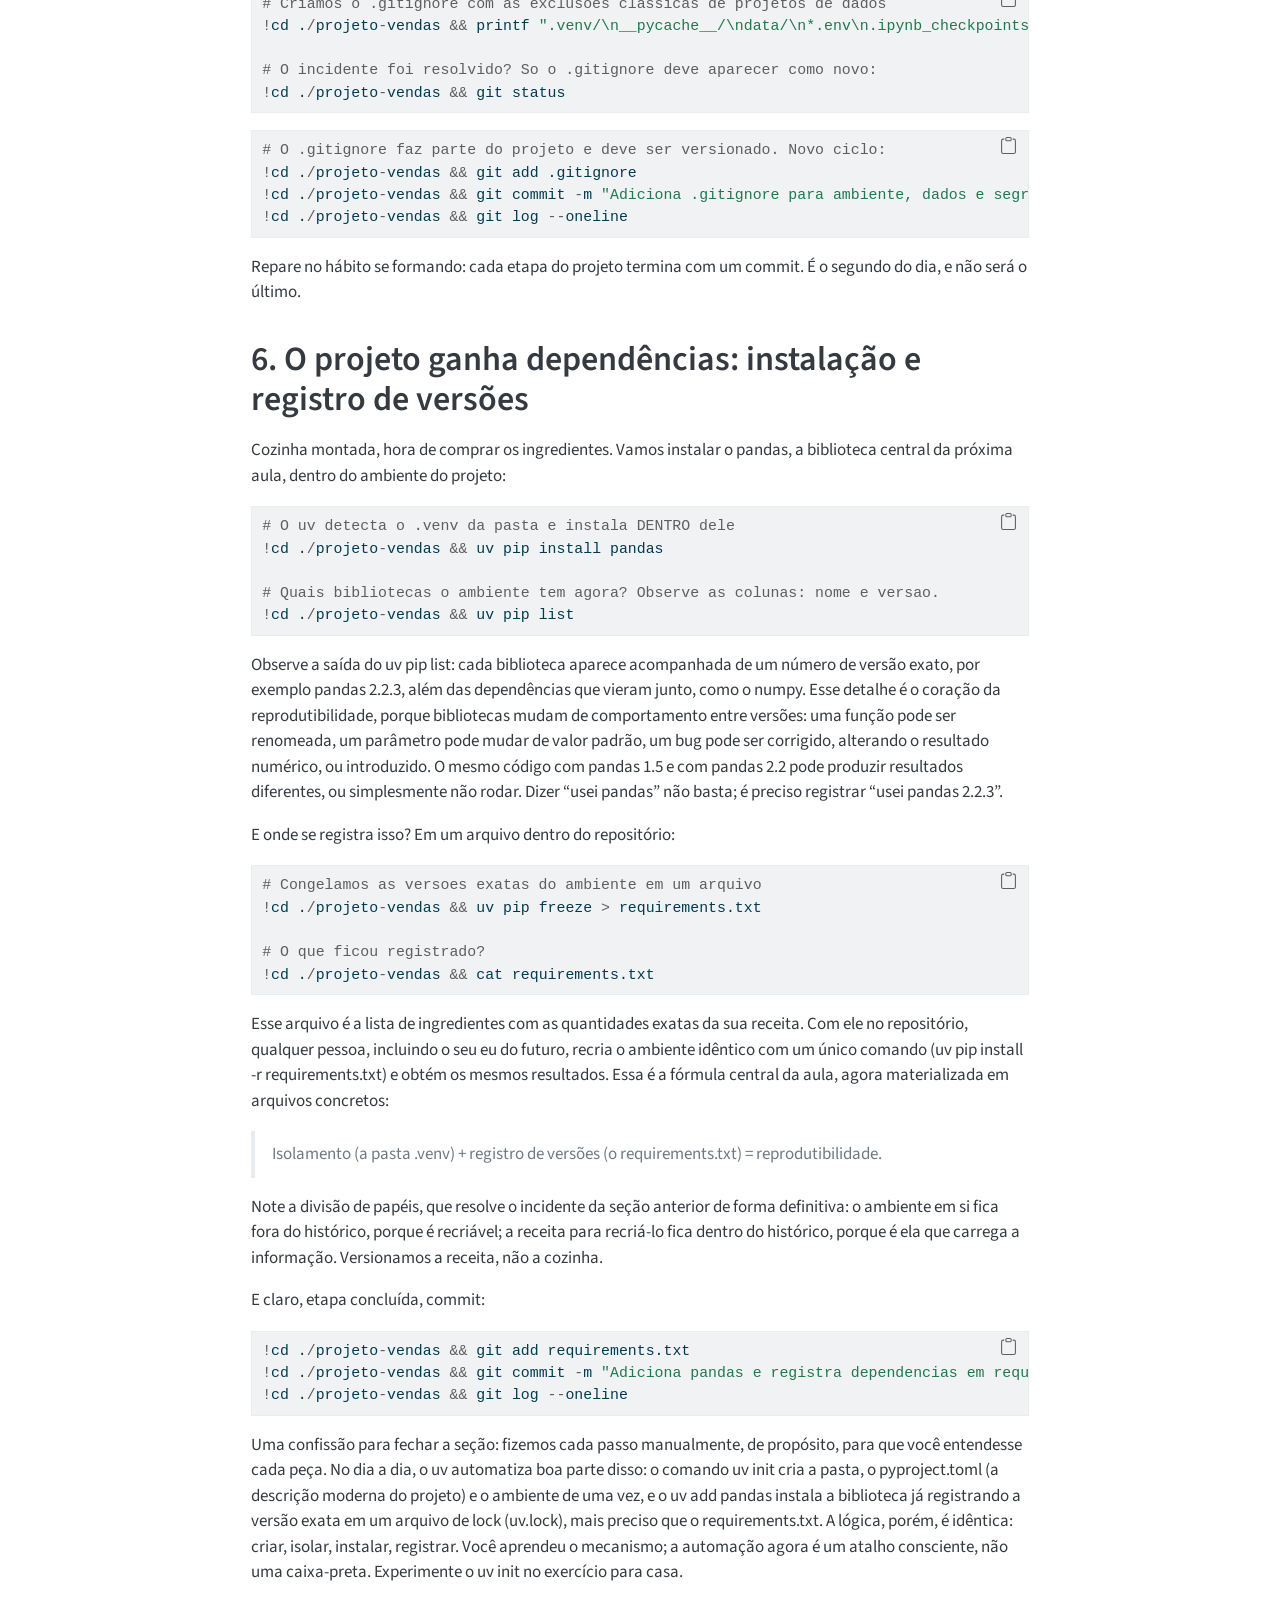
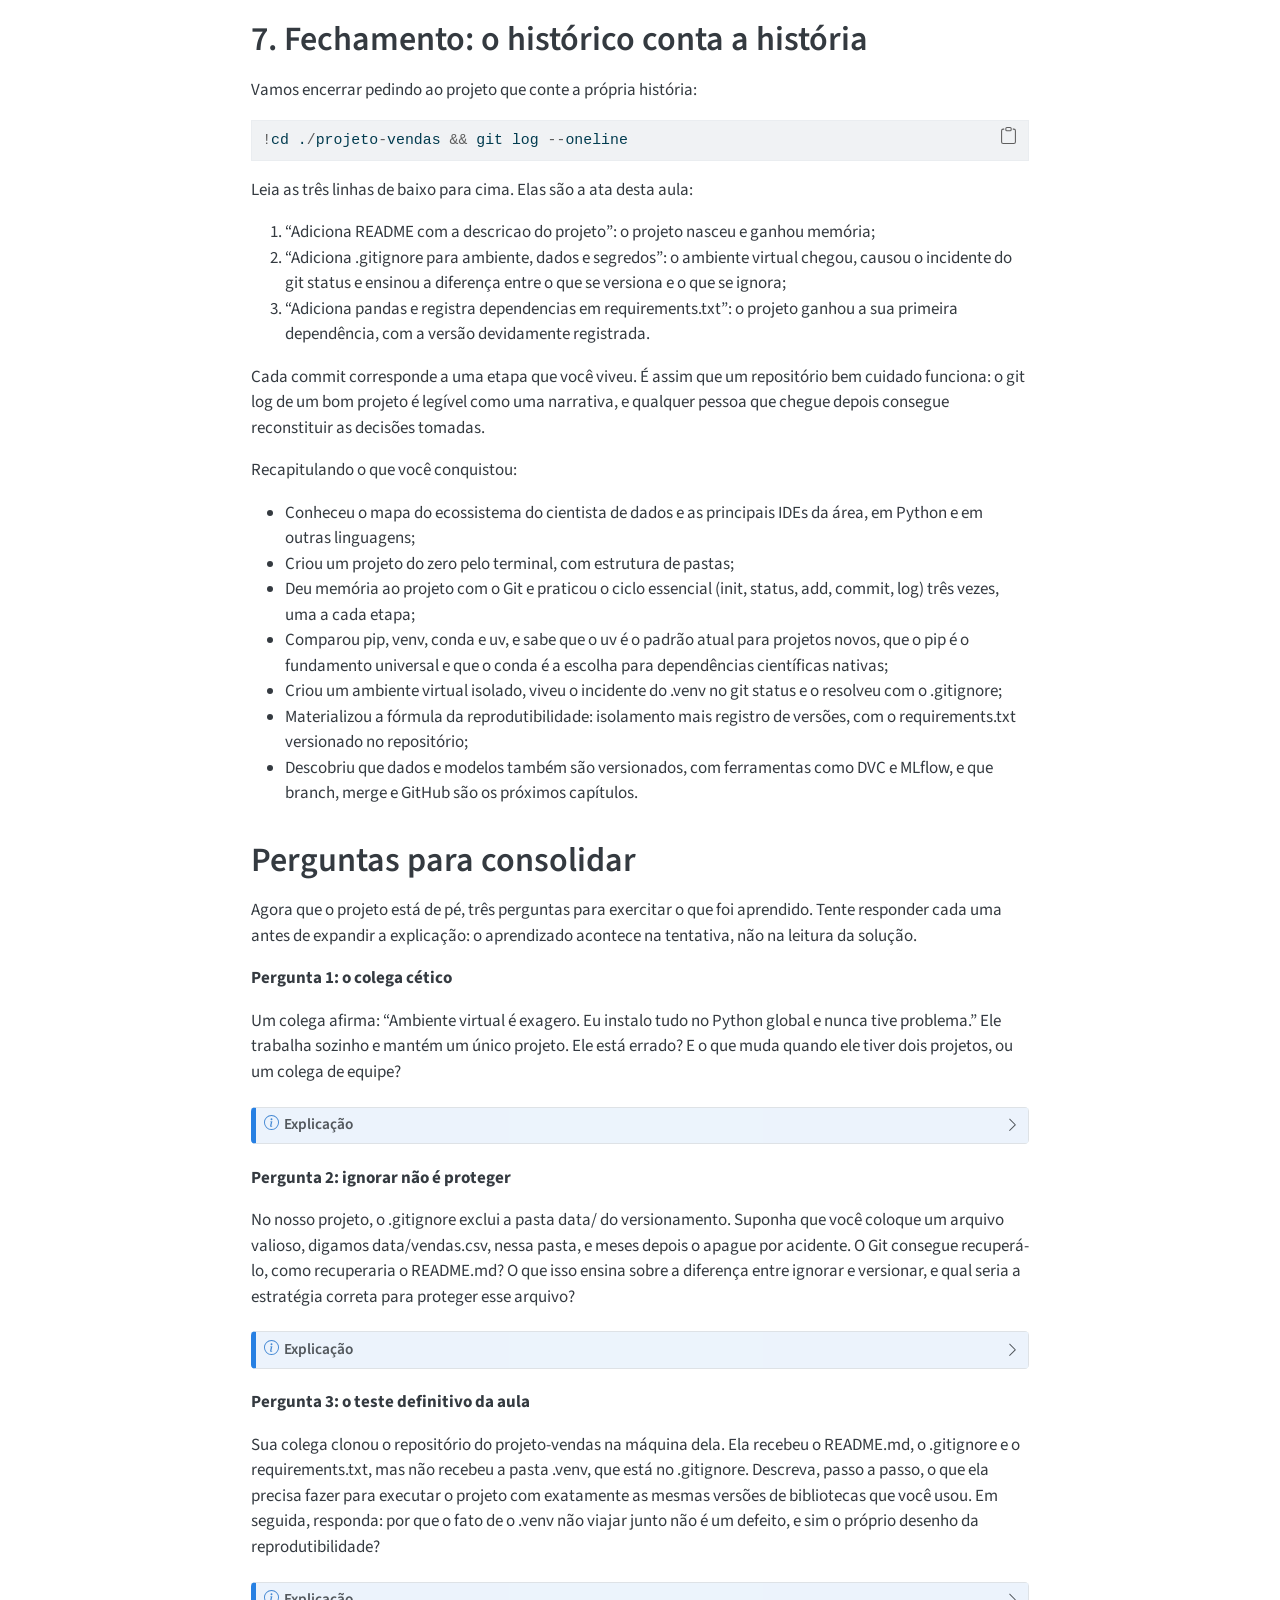
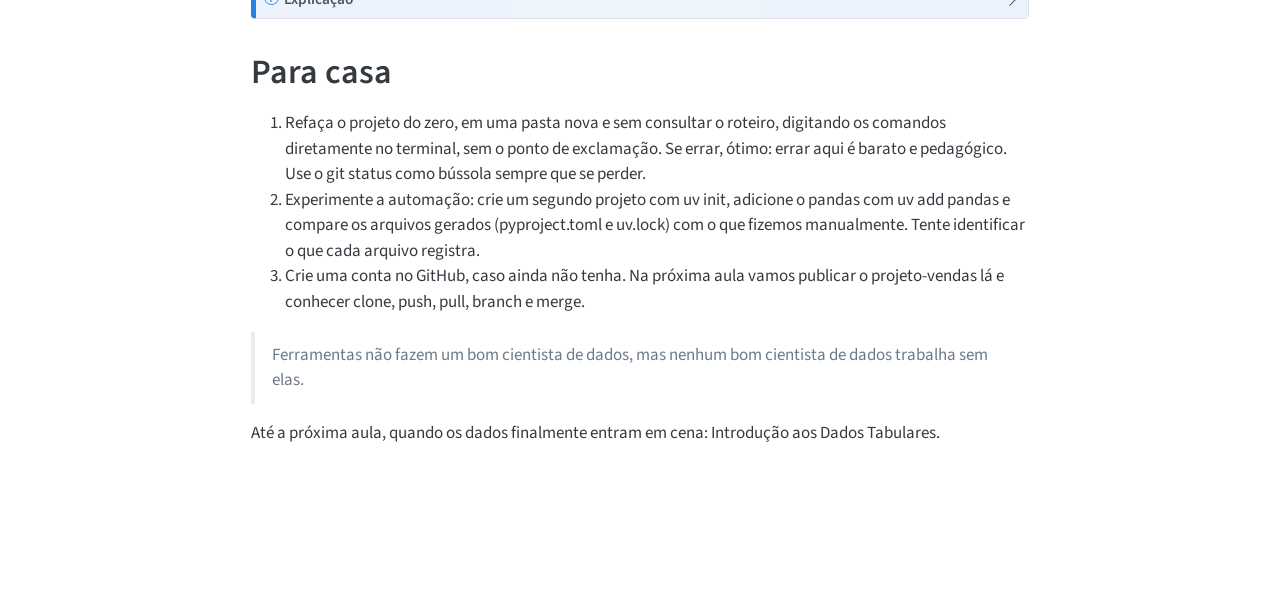
<file: aulas/01-ferramentas-ambiente-versionamento.html>
<!DOCTYPE html>
<html xmlns="http://www.w3.org/1999/xhtml" lang="pt-BR" xml:lang="pt-BR"><head>

<meta charset="utf-8">
<meta name="generator" content="quarto-1.6.40">

<meta name="viewport" content="width=device-width, initial-scale=1.0, user-scalable=yes">


<title>Aula 1 - Ferramentas, Ambiente e Versionamento – Ciência de Dados</title>
<style>
code{white-space: pre-wrap;}
span.smallcaps{font-variant: small-caps;}
div.columns{display: flex; gap: min(4vw, 1.5em);}
div.column{flex: auto; overflow-x: auto;}
div.hanging-indent{margin-left: 1.5em; text-indent: -1.5em;}
ul.task-list{list-style: none;}
ul.task-list li input[type="checkbox"] {
  width: 0.8em;
  margin: 0 0.8em 0.2em -1em; /* quarto-specific, see https://github.com/quarto-dev/quarto-cli/issues/4556 */ 
  vertical-align: middle;
}
/* CSS for syntax highlighting */
pre > code.sourceCode { white-space: pre; position: relative; }
pre > code.sourceCode > span { line-height: 1.25; }
pre > code.sourceCode > span:empty { height: 1.2em; }
.sourceCode { overflow: visible; }
code.sourceCode > span { color: inherit; text-decoration: inherit; }
div.sourceCode { margin: 1em 0; }
pre.sourceCode { margin: 0; }
@media screen {
div.sourceCode { overflow: auto; }
}
@media print {
pre > code.sourceCode { white-space: pre-wrap; }
pre > code.sourceCode > span { display: inline-block; text-indent: -5em; padding-left: 5em; }
}
pre.numberSource code
  { counter-reset: source-line 0; }
pre.numberSource code > span
  { position: relative; left: -4em; counter-increment: source-line; }
pre.numberSource code > span > a:first-child::before
  { content: counter(source-line);
    position: relative; left: -1em; text-align: right; vertical-align: baseline;
    border: none; display: inline-block;
    -webkit-touch-callout: none; -webkit-user-select: none;
    -khtml-user-select: none; -moz-user-select: none;
    -ms-user-select: none; user-select: none;
    padding: 0 4px; width: 4em;
  }
pre.numberSource { margin-left: 3em;  padding-left: 4px; }
div.sourceCode
  {   }
@media screen {
pre > code.sourceCode > span > a:first-child::before { text-decoration: underline; }
}
</style>


<script src="../site_libs/quarto-nav/quarto-nav.js"></script>
<script src="../site_libs/quarto-nav/headroom.min.js"></script>
<script src="../site_libs/clipboard/clipboard.min.js"></script>
<script src="../site_libs/quarto-search/autocomplete.umd.js"></script>
<script src="../site_libs/quarto-search/fuse.min.js"></script>
<script src="../site_libs/quarto-search/quarto-search.js"></script>
<meta name="quarto:offset" content="../">
<script src="../site_libs/quarto-html/quarto.js"></script>
<script src="../site_libs/quarto-html/popper.min.js"></script>
<script src="../site_libs/quarto-html/tippy.umd.min.js"></script>
<script src="../site_libs/quarto-html/anchor.min.js"></script>
<link href="../site_libs/quarto-html/tippy.css" rel="stylesheet">
<link href="../site_libs/quarto-html/quarto-syntax-highlighting-549806ee2085284f45b00abea8c6df48.css" rel="stylesheet" class="quarto-color-scheme" id="quarto-text-highlighting-styles">
<link href="../site_libs/quarto-html/quarto-syntax-highlighting-dark-8ea72dc5fed832574809a9c94082fbbb.css" rel="prefetch" class="quarto-color-scheme quarto-color-alternate" id="quarto-text-highlighting-styles">
<script src="../site_libs/bootstrap/bootstrap.min.js"></script>
<link href="../site_libs/bootstrap/bootstrap-icons.css" rel="stylesheet">
<link href="../site_libs/bootstrap/bootstrap-f6e23303f39f4266b41a90194ee6d7de.min.css" rel="stylesheet" append-hash="true" class="quarto-color-scheme" id="quarto-bootstrap" data-mode="light">
<link href="../site_libs/bootstrap/bootstrap-dark-46ebb8e0b7352a860548b3baf97698af.min.css" rel="prefetch" append-hash="true" class="quarto-color-scheme quarto-color-alternate" id="quarto-bootstrap" data-mode="dark">
<script id="quarto-search-options" type="application/json">{
  "location": "sidebar",
  "copy-button": false,
  "collapse-after": 3,
  "panel-placement": "start",
  "type": "textbox",
  "limit": 50,
  "keyboard-shortcut": [
    "f",
    "/",
    "s"
  ],
  "show-item-context": false,
  "language": {
    "search-no-results-text": "Nenhum resultado",
    "search-matching-documents-text": "documentos correspondentes",
    "search-copy-link-title": "Copiar link para a busca",
    "search-hide-matches-text": "Esconder correspondências adicionais",
    "search-more-match-text": "mais correspondência neste documento",
    "search-more-matches-text": "mais correspondências neste documento",
    "search-clear-button-title": "Limpar",
    "search-text-placeholder": "",
    "search-detached-cancel-button-title": "Cancelar",
    "search-submit-button-title": "Enviar",
    "search-label": "Procurar"
  }
}</script>


<link rel="stylesheet" href="../styles.css">
</head>

<body class="nav-sidebar docked">

<div id="quarto-search-results"></div>
  <header id="quarto-header" class="headroom fixed-top">
  <nav class="quarto-secondary-nav">
    <div class="container-fluid d-flex">
      <button type="button" class="quarto-btn-toggle btn" data-bs-toggle="collapse" role="button" data-bs-target=".quarto-sidebar-collapse-item" aria-controls="quarto-sidebar" aria-expanded="false" aria-label="Alternar barra lateral" onclick="if (window.quartoToggleHeadroom) { window.quartoToggleHeadroom(); }">
        <i class="bi bi-layout-text-sidebar-reverse"></i>
      </button>
        <nav class="quarto-page-breadcrumbs" aria-label="breadcrumb"><ol class="breadcrumb"><li class="breadcrumb-item"><a href="../aulas/01-ferramentas-ambiente-versionamento.html">Roteiros de aula</a></li><li class="breadcrumb-item"><a href="../aulas/01-ferramentas-ambiente-versionamento.html">1. Ferramentas, Ambiente e Versionamento</a></li></ol></nav>
        <a class="flex-grow-1" role="navigation" data-bs-toggle="collapse" data-bs-target=".quarto-sidebar-collapse-item" aria-controls="quarto-sidebar" aria-expanded="false" aria-label="Alternar barra lateral" onclick="if (window.quartoToggleHeadroom) { window.quartoToggleHeadroom(); }">      
        </a>
      <button type="button" class="btn quarto-search-button" aria-label="Procurar" onclick="window.quartoOpenSearch();">
        <i class="bi bi-search"></i>
      </button>
    </div>
  </nav>
</header>
<!-- content -->
<div id="quarto-content" class="quarto-container page-columns page-rows-contents page-layout-article">
<!-- sidebar -->
  <nav id="quarto-sidebar" class="sidebar collapse collapse-horizontal quarto-sidebar-collapse-item sidebar-navigation docked overflow-auto">
    <div class="pt-lg-2 mt-2 text-left sidebar-header">
    <div class="sidebar-title mb-0 py-0">
      <a href="../">Ciência de Dados</a> 
        <div class="sidebar-tools-main">
  <a href="" class="quarto-color-scheme-toggle quarto-navigation-tool  px-1" onclick="window.quartoToggleColorScheme(); return false;" title="Alternar modo escuro"><i class="bi"></i></a>
</div>
    </div>
      </div>
        <div class="mt-2 flex-shrink-0 align-items-center">
        <div class="sidebar-search">
        <div id="quarto-search" class="" title="Procurar"></div>
        </div>
        </div>
    <div class="sidebar-menu-container"> 
    <ul class="list-unstyled mt-1">
        <li class="sidebar-item">
  <div class="sidebar-item-container"> 
  <a href="../index.html" class="sidebar-item-text sidebar-link">
 <span class="menu-text">Ciência de Dados</span></a>
  </div>
</li>
        <li class="sidebar-item sidebar-item-section">
      <div class="sidebar-item-container"> 
            <a class="sidebar-item-text sidebar-link text-start" data-bs-toggle="collapse" data-bs-target="#quarto-sidebar-section-1" role="navigation" aria-expanded="true">
 <span class="menu-text">Roteiros de aula</span></a>
          <a class="sidebar-item-toggle text-start" data-bs-toggle="collapse" data-bs-target="#quarto-sidebar-section-1" role="navigation" aria-expanded="true" aria-label="Alternar seção">
            <i class="bi bi-chevron-right ms-2"></i>
          </a> 
      </div>
      <ul id="quarto-sidebar-section-1" class="collapse list-unstyled sidebar-section depth1 show">  
          <li class="sidebar-item">
  <div class="sidebar-item-container"> 
  <a href="../aulas/01-ferramentas-ambiente-versionamento.html" class="sidebar-item-text sidebar-link active">
 <span class="menu-text">1. Ferramentas, Ambiente e Versionamento</span></a>
  </div>
</li>
          <li class="sidebar-item">
  <div class="sidebar-item-container"> 
  <a href="../aulas/02-introducao-dados-tabulares.html" class="sidebar-item-text sidebar-link">
 <span class="menu-text">2. Introdução aos Dados Tabulares</span></a>
  </div>
</li>
          <li class="sidebar-item">
  <div class="sidebar-item-container"> 
  <a href="../aulas/03-analise-vendas.html" class="sidebar-item-text sidebar-link">
 <span class="menu-text">3. Análise de Vendas em Python</span></a>
  </div>
</li>
          <li class="sidebar-item">
  <div class="sidebar-item-container"> 
  <a href="../aulas/04-analise-vendas-r.html" class="sidebar-item-text sidebar-link">
 <span class="menu-text">4. Análise de Vendas em R</span></a>
  </div>
</li>
          <li class="sidebar-item">
  <div class="sidebar-item-container"> 
  <a href="../aulas/05-estatistica-descritiva.html" class="sidebar-item-text sidebar-link">
 <span class="menu-text">5. Estatística Descritiva</span></a>
  </div>
</li>
          <li class="sidebar-item">
  <div class="sidebar-item-container"> 
  <a href="../aulas/06-imputacao-normalizacao-dados.html" class="sidebar-item-text sidebar-link">
 <span class="menu-text">6. Imputação e Normalização de Dados</span></a>
  </div>
</li>
          <li class="sidebar-item">
  <div class="sidebar-item-container"> 
  <a href="../aulas/07-inferencia-estatistica.html" class="sidebar-item-text sidebar-link">
 <span class="menu-text">7. Estatística Inferencial</span></a>
  </div>
</li>
          <li class="sidebar-item">
  <div class="sidebar-item-container"> 
  <a href="../aulas/08-testes-parametricos.html" class="sidebar-item-text sidebar-link">
 <span class="menu-text">8. Testes Paramétricos</span></a>
  </div>
</li>
          <li class="sidebar-item">
  <div class="sidebar-item-container"> 
  <a href="../aulas/09-testes-nao-parametricos.html" class="sidebar-item-text sidebar-link">
 <span class="menu-text">9. Testes Não Paramétricos</span></a>
  </div>
</li>
          <li class="sidebar-item">
  <div class="sidebar-item-container"> 
  <a href="../aulas/10-regressao-linear.html" class="sidebar-item-text sidebar-link">
 <span class="menu-text">10. Regressão Linear</span></a>
  </div>
</li>
          <li class="sidebar-item">
  <div class="sidebar-item-container"> 
  <a href="../aulas/11-aprendizado-nao-supervisionado.html" class="sidebar-item-text sidebar-link">
 <span class="menu-text">11. Aprendizado Não Supervisionado</span></a>
  </div>
</li>
      </ul>
  </li>
        <li class="sidebar-item sidebar-item-section">
      <div class="sidebar-item-container"> 
            <a class="sidebar-item-text sidebar-link text-start collapsed" data-bs-toggle="collapse" data-bs-target="#quarto-sidebar-section-2" role="navigation" aria-expanded="false">
 <span class="menu-text">Recursos</span></a>
          <a class="sidebar-item-toggle text-start collapsed" data-bs-toggle="collapse" data-bs-target="#quarto-sidebar-section-2" role="navigation" aria-expanded="false" aria-label="Alternar seção">
            <i class="bi bi-chevron-right ms-2"></i>
          </a> 
      </div>
      <ul id="quarto-sidebar-section-2" class="collapse list-unstyled sidebar-section depth1 ">  
          <li class="sidebar-item">
  <div class="sidebar-item-container"> 
  <a href="../recursos/fontes-de-dados.html" class="sidebar-item-text sidebar-link">
 <span class="menu-text">Fontes de dados</span></a>
  </div>
</li>
          <li class="sidebar-item">
  <div class="sidebar-item-container"> 
  <a href="../recursos/web-scraping.html" class="sidebar-item-text sidebar-link">
 <span class="menu-text">Web scraping</span></a>
  </div>
</li>
      </ul>
  </li>
    </ul>
    </div>
</nav>
<div id="quarto-sidebar-glass" class="quarto-sidebar-collapse-item" data-bs-toggle="collapse" data-bs-target=".quarto-sidebar-collapse-item"></div>
<!-- margin-sidebar -->
    <div id="quarto-margin-sidebar" class="sidebar margin-sidebar">
        <nav id="TOC" role="doc-toc" class="toc-active">
    <h2 id="toc-title">Nesta página</h2>
   
  <ul>
  <li><a href="#motivação" id="toc-motivação" class="nav-link active" data-scroll-target="#motivação">Motivação</a></li>
  <li><a href="#objetivos-de-aprendizagem" id="toc-objetivos-de-aprendizagem" class="nav-link" data-scroll-target="#objetivos-de-aprendizagem">Objetivos de aprendizagem</a></li>
  <li><a href="#o-mapa-do-território-o-ecossistema-do-cientista-de-dados" id="toc-o-mapa-do-território-o-ecossistema-do-cientista-de-dados" class="nav-link" data-scroll-target="#o-mapa-do-território-o-ecossistema-do-cientista-de-dados">1. O mapa do território: o ecossistema do cientista de dados</a></li>
  <li><a href="#a-bancada-de-trabalho-ides-para-ciência-de-dados" id="toc-a-bancada-de-trabalho-ides-para-ciência-de-dados" class="nav-link" data-scroll-target="#a-bancada-de-trabalho-ides-para-ciência-de-dados">2. A bancada de trabalho: IDEs para ciência de dados</a></li>
  <li><a href="#nasce-o-projeto-terminal-e-estrutura-de-pastas" id="toc-nasce-o-projeto-terminal-e-estrutura-de-pastas" class="nav-link" data-scroll-target="#nasce-o-projeto-terminal-e-estrutura-de-pastas">3. Nasce o projeto: terminal e estrutura de pastas</a></li>
  <li><a href="#nasce-a-memória-do-projeto-git-e-o-primeiro-commit" id="toc-nasce-a-memória-do-projeto-git-e-o-primeiro-commit" class="nav-link" data-scroll-target="#nasce-a-memória-do-projeto-git-e-o-primeiro-commit">4. Nasce a memória do projeto: Git e o primeiro commit</a></li>
  <li><a href="#nasce-o-ambiente-isolamento-e-o-incidente-do-git-status" id="toc-nasce-o-ambiente-isolamento-e-o-incidente-do-git-status" class="nav-link" data-scroll-target="#nasce-o-ambiente-isolamento-e-o-incidente-do-git-status">5. Nasce o ambiente: isolamento e o incidente do git status</a>
  <ul class="collapse">
  <li><a href="#criar-o-ambiente-com-o-quê" id="toc-criar-o-ambiente-com-o-quê" class="nav-link" data-scroll-target="#criar-o-ambiente-com-o-quê">Criar o ambiente com o quê?</a></li>
  <li><a href="#o-incidente" id="toc-o-incidente" class="nav-link" data-scroll-target="#o-incidente">O incidente</a></li>
  </ul></li>
  <li><a href="#o-projeto-ganha-dependências-instalação-e-registro-de-versões" id="toc-o-projeto-ganha-dependências-instalação-e-registro-de-versões" class="nav-link" data-scroll-target="#o-projeto-ganha-dependências-instalação-e-registro-de-versões">6. O projeto ganha dependências: instalação e registro de versões</a></li>
  <li><a href="#fechamento-o-histórico-conta-a-história" id="toc-fechamento-o-histórico-conta-a-história" class="nav-link" data-scroll-target="#fechamento-o-histórico-conta-a-história">7. Fechamento: o histórico conta a história</a></li>
  <li><a href="#perguntas-para-consolidar" id="toc-perguntas-para-consolidar" class="nav-link" data-scroll-target="#perguntas-para-consolidar">Perguntas para consolidar</a></li>
  <li><a href="#para-casa" id="toc-para-casa" class="nav-link" data-scroll-target="#para-casa">Para casa</a></li>
  </ul>
<div class="toc-actions"><ul><li><a href="https://github.com/oandrefonseca/data-science/blob/main/aulas/01-ferramentas-ambiente-versionamento.qmd" class="toc-action"><i class="bi bi-github"></i>Ver o código fonte</a></li><li><a href="https://github.com/oandrefonseca/data-science/issues/new" class="toc-action"><i class="bi empty"></i>Criar uma issue</a></li></ul></div><div class="quarto-alternate-formats"><h2>Outros formatos</h2><ul><li><a href="01-ferramentas-ambiente-versionamento.ipynb" download="01-ferramentas-ambiente-versionamento.ipynb"><i class="bi bi-journal-code"></i>Jupyter</a></li></ul></div></nav>
    </div>
<!-- main -->
<main class="content" id="quarto-document-content">

<header id="title-block-header" class="quarto-title-block default"><nav class="quarto-page-breadcrumbs quarto-title-breadcrumbs d-none d-lg-block" aria-label="breadcrumb"><ol class="breadcrumb"><li class="breadcrumb-item"><a href="../aulas/01-ferramentas-ambiente-versionamento.html">Roteiros de aula</a></li><li class="breadcrumb-item"><a href="../aulas/01-ferramentas-ambiente-versionamento.html">1. Ferramentas, Ambiente e Versionamento</a></li></ol></nav>
<div class="quarto-title">
<h1 class="title">Aula 1 - Ferramentas, Ambiente e Versionamento</h1>
</div>



<div class="quarto-title-meta">

    
    <div>
    <div class="quarto-title-meta-heading">Data de Publicação</div>
    <div class="quarto-title-meta-contents">
      <p class="date">18 de novembro de 2026</p>
    </div>
  </div>
  
    
  </div>
  


</header>


<section id="motivação" class="level2">
<h2 class="anchored" data-anchor-id="motivação">Motivação</h2>
<p>Imagine a seguinte cena, porque ela vai acontecer com você mais cedo ou mais tarde.</p>
<p>Você passou duas semanas construindo uma análise excelente. O notebook roda perfeitamente na sua máquina. Você envia o arquivo para um colega e recebe de volta a mensagem mais temida da computação:</p>
<blockquote class="blockquote">
<p>“Aqui não funcionou.”</p>
</blockquote>
<p>Ou pior: você mesmo, três meses depois, abre o próprio projeto e ele não roda mais. Alguma biblioteca foi atualizada, algo quebrou, e você não faz ideia de qual versão usava na época. O código está lá, intacto, mas o resultado sumiu.</p>
<p>Esse tipo de situação não é um acidente raro. Ela é a consequência natural de trabalhar sem três práticas fundamentais: versionamento de código, isolamento de ambientes e registro de dependências. São exatamente essas três práticas que vamos construir nesta aula.</p>
<p>Ciência de Dados é, antes de tudo, ciência. E ciência precisa ser reprodutível: outra pessoa, com acesso aos mesmos dados e ao mesmo procedimento, deve conseguir chegar aos mesmos resultados. Um resultado que só existe na sua máquina, em um estado que você não consegue recriar, não é um resultado científico. É um acidente feliz.</p>
<p>Há ainda um argumento profissional. Quando você entrar em uma equipe de dados, ninguém vai perguntar se você sabe usar Git e ambientes virtuais. Isso é assumido como pré-requisito, da mesma forma que se assume que um cirurgião sabe lavar as mãos. As ferramentas desta aula são a infraestrutura invisível de todo projeto sério de dados: elas não aparecem no resultado final, mas sem elas o resultado final não se sustenta.</p>
<p>A aula de hoje tem um formato diferente do usual. Em vez de estudar cada ferramenta em uma seção separada, vamos fazer o que um cientista de dados faz no primeiro dia de um projeto real: criar a pasta, iniciar o repositório, montar o ambiente e instalar as primeiras dependências, nessa ordem. Cada ferramenta será apresentada no momento exato em que o projeto precisar dela. Ao final, o próprio histórico do projeto contará a história da aula.</p>
</section>
<section id="objetivos-de-aprendizagem" class="level2">
<h2 class="anchored" data-anchor-id="objetivos-de-aprendizagem">Objetivos de aprendizagem</h2>
<p>Ao final deste roteiro, você será capaz de:</p>
<ol type="1">
<li>Descrever o ecossistema de ferramentas do cientista de dados que trabalha com Python e o papel de cada componente;</li>
<li>Conhecer as principais IDEs usadas em ciência de dados, em Python e em outras linguagens;</li>
<li>Criar a estrutura de um projeto de dados pelo terminal;</li>
<li>Explicar a importância do versionamento de código e executar o ciclo essencial do Git (init, status, add, commit, log), sabendo que também existem tecnologias para versionamento de dados e de modelos;</li>
<li>Comparar os gerenciadores de pacotes e ambientes mais comuns (pip, venv, conda e uv) e escolher o adequado para cada situação;</li>
<li>Criar e usar ambientes virtuais isolados, explicando por que o isolamento e o registro de dependências são essenciais para a reprodutibilidade.</li>
</ol>
<div class="callout callout-style-default callout-tip callout-titled">
<div class="callout-header d-flex align-content-center">
<div class="callout-icon-container">
<i class="callout-icon"></i>
</div>
<div class="callout-title-container flex-fill">
Como usar este roteiro
</div>
</div>
<div class="callout-body-container callout-body">
<p>Leia as células de contexto com calma e execute as células de código na ordem em que aparecem. A ordem importa mais do que de costume: estamos construindo um projeto passo a passo, e cada etapa depende da anterior. Ao final do roteiro, três perguntas ajudam a consolidar o que foi aprendido. Tente respondê-las antes de expandir as explicações.</p>
</div>
</div>
</section>
<section id="o-mapa-do-território-o-ecossistema-do-cientista-de-dados" class="level1">
<h1>1. O mapa do território: o ecossistema do cientista de dados</h1>
<p>Antes de colocar a mão na massa, vale abrir o mapa. Quando alguém diz que trabalha com ciência de dados em Python, na verdade está falando de um conjunto de ferramentas que operam juntas, cada uma resolvendo um problema específico:</p>
<table class="caption-top table">
<colgroup>
<col style="width: 33%">
<col style="width: 33%">
<col style="width: 33%">
</colgroup>
<thead>
<tr class="header">
<th>Camada</th>
<th>Ferramenta</th>
<th>Para que serve</th>
</tr>
</thead>
<tbody>
<tr class="odd">
<td>Linguagem</td>
<td>Python</td>
<td>A língua em que escrevemos análises e modelos</td>
</tr>
<tr class="even">
<td>Bibliotecas</td>
<td>NumPy, pandas, Matplotlib, scikit-learn</td>
<td>Funcionalidades prontas: tabelas, gráficos, modelos</td>
</tr>
<tr class="odd">
<td>Gerenciador de pacotes</td>
<td>pip, conda, uv</td>
<td>Instala e organiza as bibliotecas</td>
</tr>
<tr class="even">
<td>Ambiente virtual</td>
<td>venv, conda env, uv venv</td>
<td>Isola as bibliotecas de cada projeto</td>
</tr>
<tr class="odd">
<td>Ambiente de trabalho</td>
<td>Jupyter, VS Code, IDEs</td>
<td>Onde escrevemos e executamos o código</td>
</tr>
<tr class="even">
<td>Terminal</td>
<td>bash, PowerShell</td>
<td>O painel de controle de todas as camadas</td>
</tr>
<tr class="odd">
<td>Versionamento</td>
<td>Git e GitHub</td>
<td>Histórico e colaboração no código</td>
</tr>
</tbody>
</table>
<p>Uma analogia ajuda a fixar. Se o Python é o fogão, as bibliotecas são os ingredientes, o gerenciador de pacotes é o mercado onde você compra esses ingredientes, o ambiente virtual é uma cozinha separada para cada receita, a IDE é a sua bancada de trabalho, e o Git é o caderno de receitas que guarda todas as versões que você já testou, incluindo as que deram errado.</p>
<p>Não tente memorizar a tabela agora. Ela é um mapa de referência: ao longo da aula, vamos visitar cada linha no momento em que o nosso projeto precisar dela, e ao final a tabela fará sentido por experiência própria, não por decoreba.</p>
<p>Duas notas rápidas antes de seguir. Primeiro, sobre o terminal: ele é a interface de texto do sistema operacional, em que você digita comandos em vez de clicar em botões. Parece antiquado, mas é o padrão da área por um motivo prático: comandos de texto são precisos, automatizáveis e idênticos em qualquer máquina. Praticamente todas as ferramentas desta aula são operadas por ele. Segundo, sobre o Python: ele não é a linguagem mais rápida nem a mais elegante, mas venceu na área de dados pela sintaxe legível, pelo ecossistema científico construído ao longo de duas décadas e pelo efeito de rede: a maioria dos tutoriais, cursos e vagas da área usa Python. A linguagem R continua relevante em estatística e na academia, como veremos a seguir.</p>
<p>Vamos conferir o fogão. Execute a célula abaixo:</p>
<div id="0a6292f1" class="cell" data-execution_count="1">
<div class="sourceCode cell-code" id="cb1"><pre class="sourceCode python code-with-copy"><code class="sourceCode python"><span id="cb1-1"><a href="#cb1-1" aria-hidden="true" tabindex="-1"></a><span class="im">import</span> sys</span>
<span id="cb1-2"><a href="#cb1-2" aria-hidden="true" tabindex="-1"></a></span>
<span id="cb1-3"><a href="#cb1-3" aria-hidden="true" tabindex="-1"></a><span class="bu">print</span>(<span class="ss">f"Versão do Python: </span><span class="sc">{</span>sys<span class="sc">.</span>version<span class="sc">}</span><span class="ss">"</span>)</span>
<span id="cb1-4"><a href="#cb1-4" aria-hidden="true" tabindex="-1"></a><span class="bu">print</span>(<span class="ss">f"Executável em uso: </span><span class="sc">{</span>sys<span class="sc">.</span>executable<span class="sc">}</span><span class="ss">"</span>)</span></code><button title="Copiar para a área de transferência" class="code-copy-button"><i class="bi"></i></button></pre></div>
<div class="cell-output cell-output-stdout">
<pre><code>Versão do Python: 3.10.12 (main, Mar  3 2026, 11:56:32) [GCC 11.4.0]
Executável em uso: /usr/bin/python3</code></pre>
</div>
</div>
<p>Guarde um detalhe da saída: o caminho do executável. É comum ter vários interpretadores Python instalados na mesma máquina, cada um com o seu próprio conjunto de bibliotecas, e boa parte dos erros de iniciante (o famoso ModuleNotFoundError logo após instalar um pacote) vem de instalar a biblioteca em um Python e rodar o código em outro. Saber qual executável está em uso é o primeiro passo de qualquer diagnóstico, e os ambientes virtuais, que criaremos daqui a pouco, existem justamente para eliminar essa ambiguidade.</p>
</section>
<section id="a-bancada-de-trabalho-ides-para-ciência-de-dados" class="level1">
<h1>2. A bancada de trabalho: IDEs para ciência de dados</h1>
<p>Antes de começar a obra, escolhemos a bancada. IDE, sigla em inglês para Integrated Development Environment, é o programa em que você escreve, executa e depura o seu código. Em ciência de dados, a escolha tem uma particularidade: trabalhamos intensamente com notebooks, documentos que misturam texto, código executável e resultados na mesma página, o que é excelente para exploração de dados e comunicação de resultados.</p>
<table class="caption-top table">
<colgroup>
<col style="width: 33%">
<col style="width: 33%">
<col style="width: 33%">
</colgroup>
<thead>
<tr class="header">
<th>Ferramenta</th>
<th>Linguagem principal</th>
<th>Perfil</th>
</tr>
</thead>
<tbody>
<tr class="odd">
<td>Jupyter Notebook / JupyterLab</td>
<td>Python (e outras, via kernels)</td>
<td>O ambiente clássico de notebooks. Ideal para exploração e ensino.</td>
</tr>
<tr class="even">
<td>VS Code</td>
<td>Todas</td>
<td>O canivete suíço: leve, gratuito, com extensões para Python, notebooks, Git integrado e assistentes de IA. A escolha mais popular da atualidade.</td>
</tr>
<tr class="odd">
<td>PyCharm</td>
<td>Python</td>
<td>IDE robusta e completa, muito usada em engenharia de software com Python. Depurador excelente.</td>
</tr>
<tr class="even">
<td>Spyder</td>
<td>Python</td>
<td>Interface no estilo MATLAB e RStudio, com explorador de variáveis. Amigável para quem vem das ciências exatas.</td>
</tr>
<tr class="odd">
<td>RStudio / Positron</td>
<td>R (Positron: R e Python)</td>
<td>A casa da comunidade R. O Positron é o sucessor moderno, poliglota, criado para ciência de dados.</td>
</tr>
<tr class="even">
<td>Google Colab</td>
<td>Python</td>
<td>Notebooks na nuvem, sem instalar nada, com acesso gratuito a GPU. Excelente plano B e ótimo para estudar.</td>
</tr>
</tbody>
</table>
<p>Para este curso, a recomendação é simples: JupyterLab para explorar e VS Code como base de operações, já que ele reúne notebooks, terminal e Git em uma única janela. Mas a mensagem mais importante é outra: os conceitos desta aula funcionam de forma idêntica em qualquer IDE. Ferramenta é meio, não fim. Não gaste energia em debates sobre qual editor é superior; gaste energia dominando os conceitos, que são transferíveis.</p>
<p>Um aviso prático sobre notebooks, já que vamos usá-los o semestre inteiro: as células podem ser executadas fora de ordem, e isso é uma armadilha para a reprodutibilidade. Se você executa a célula 10, volta e roda a 3, depois a 7, o estado da memória vira uma colcha de retalhos que a leitura de cima para baixo não explica. A proteção é um hábito: antes de considerar um notebook pronto, use a opção Restart Kernel and Run All e confira se ele roda inteiro, na ordem, sem erros. Guarde a regra: notebook bom é notebook que roda de cima a baixo depois de um restart.</p>
<p>Bancada escolhida. Hora de começar o projeto.</p>
</section>
<section id="nasce-o-projeto-terminal-e-estrutura-de-pastas" class="level1">
<h1>3. Nasce o projeto: terminal e estrutura de pastas</h1>
<p>Todo projeto começa do mesmo jeito: uma pasta com um bom nome e uma estrutura mínima que separa as coisas. Vamos criar o nosso pelo terminal.</p>
<p>Uma nota sobre o formato: como este roteiro será executado no Jupyter, os comandos de terminal permanecem em células Python e começam com <code>!</code>. Esse prefixo instrui o notebook a enviar a linha ao shell, em vez de interpretá-la como Python. Repetimos o <code>cd</code> em cada célula porque cada comando abre uma sessão nova; no terminal de verdade, você entra na pasta uma vez e trabalha dentro dela.</p>
<div id="ff8aa191" class="cell" data-execution_count="2">
<div class="sourceCode cell-code" id="cb3"><pre class="sourceCode python code-with-copy"><code class="sourceCode python"><span id="cb3-1"><a href="#cb3-1" aria-hidden="true" tabindex="-1"></a><span class="op">!</span>mkdir <span class="op">-</span>p .<span class="op">/</span>projeto<span class="op">-</span>vendas<span class="op">/</span>{data,notebooks,src}</span>
<span id="cb3-2"><a href="#cb3-2" aria-hidden="true" tabindex="-1"></a></span>
<span id="cb3-3"><a href="#cb3-3" aria-hidden="true" tabindex="-1"></a><span class="op">!</span>ls .<span class="op">/</span>projeto<span class="op">-</span>vendas</span></code><button title="Copiar para a área de transferência" class="code-copy-button"><i class="bi"></i></button></pre></div>
<div class="cell-output cell-output-stdout">
<pre><code>data  notebooks  README.md  requirements.txt  src</code></pre>
</div>
</div>
<p>Simples assim: o projeto existe. Ele ainda não tem memória (qualquer mudança é irreversível) nem cozinha própria (nenhuma biblioteca isolada). São exatamente as duas próximas etapas, e a ordem entre elas não é por acaso: primeiro a memória, porque queremos que tudo o que acontecer a partir de agora já fique registrado.</p>
</section>
<section id="nasce-a-memória-do-projeto-git-e-o-primeiro-commit" class="level1">
<h1>4. Nasce a memória do projeto: Git e o primeiro commit</h1>
<p>Você já criou arquivos com nomes assim?</p>
<pre><code>analise_final.ipynb
analise_final_v2.ipynb
analise_final_v2_AGORA_VAI.ipynb
analise_final_v2_AGORA_VAI_revisado_prof.ipynb
</code></pre>
<p>Todos nós já criamos. Isso é um sistema de versionamento, só que um sistema péssimo: não há como saber o que mudou de uma versão para outra, quem mudou, quando, nem por quê. O Git resolve esse problema de forma elegante. Ele é um sistema de controle de versão: um programa que registra fotografias do estado do projeto ao longo do tempo. Cada fotografia, chamada de commit, guarda o conteúdo dos arquivos naquele momento, além do autor, da data e de uma mensagem explicando a mudança. Com esse histórico, você pode voltar no tempo para qualquer versão, ver exatamente o que mudou entre duas fotografias e, mais adiante, colaborar com outras pessoas sem sobrescrever o trabalho de ninguém.</p>
<p>Um esclarecimento que evita confusão: Git e GitHub não são a mesma coisa. O Git é o programa de versionamento, que roda na sua máquina e funciona inteiramente offline. O GitHub é um serviço na internet que hospeda repositórios Git e adiciona recursos de colaboração. A relação é parecida com a das suas fotos com um álbum online: as fotos existem sem o álbum, mas o álbum facilita o compartilhamento. Hoje trabalhamos com o Git local; a publicação no GitHub é o tema da próxima aula.</p>
<p>O modelo mental do Git tem três áreas, e entender essa separação evita a maior parte das confusões:</p>
<pre><code>Diretorio de trabalho --(git add)--&gt; Staging Area --(git commit)--&gt; Repositorio
(seus arquivos,        (a bancada:                  (o historico
 a bagunca do          o que vai entrar             permanente de
 dia a dia)            na proxima foto)             fotografias)
</code></pre>
<p>Ou seja: editar e salvar um arquivo não o coloca no histórico. Primeiro você escolhe o que entra na próxima fotografia (git add), depois tira a fotografia (git commit). Essa etapa intermediária parece burocrática, mas é ela que permite montar commits organizados: você pode ter alterado cinco arquivos e decidir fotografar apenas dois agora, deixando os outros para um commit separado, com outra mensagem.</p>
<p>Nesta aula usaremos cinco comandos, que são o núcleo de todo o resto:</p>
<table class="caption-top table">
<colgroup>
<col style="width: 50%">
<col style="width: 50%">
</colgroup>
<thead>
<tr class="header">
<th>Comando</th>
<th>O que faz</th>
</tr>
</thead>
<tbody>
<tr class="odd">
<td>git init</td>
<td>Transforma uma pasta comum em repositório Git</td>
</tr>
<tr class="even">
<td>git status</td>
<td>Mostra o estado atual: o que mudou, o que está na staging</td>
</tr>
<tr class="odd">
<td>git add arquivo</td>
<td>Coloca mudanças na staging area, preparando a próxima foto</td>
</tr>
<tr class="even">
<td>git commit -m “mensagem”</td>
<td>Tira a foto: registra a versão no histórico</td>
</tr>
<tr class="odd">
<td>git log</td>
<td>Mostra o histórico de commits</td>
</tr>
</tbody>
</table>
<p>Comandos como git diff, git branch e git merge existem e são importantes, mas ficam para a próxima aula. Hoje o objetivo é transformar o ciclo status, add, commit em reflexo.</p>
<p>Vamos dar memória ao projeto:</p>
<div id="16f1162c" class="cell" data-execution_count="3">
<div class="sourceCode cell-code" id="cb7"><pre class="sourceCode python code-with-copy"><code class="sourceCode python"><span id="cb7-1"><a href="#cb7-1" aria-hidden="true" tabindex="-1"></a><span class="co"># Transformamos a pasta em repositorio Git</span></span>
<span id="cb7-2"><a href="#cb7-2" aria-hidden="true" tabindex="-1"></a><span class="op">!</span>cd .<span class="op">/</span>projeto<span class="op">-</span>vendas <span class="op">&amp;&amp;</span> git init</span>
<span id="cb7-3"><a href="#cb7-3" aria-hidden="true" tabindex="-1"></a></span>
<span id="cb7-4"><a href="#cb7-4" aria-hidden="true" tabindex="-1"></a><span class="co"># Configuracao de identidade: troque pelos SEUS dados.</span></span>
<span id="cb7-5"><a href="#cb7-5" aria-hidden="true" tabindex="-1"></a><span class="co"># Essa informacao sera gravada em cada commit que voce fizer.</span></span>
<span id="cb7-6"><a href="#cb7-6" aria-hidden="true" tabindex="-1"></a><span class="op">!</span>cd .<span class="op">/</span>projeto<span class="op">-</span>vendas <span class="op">&amp;&amp;</span> git config user.name  <span class="st">"Seu Nome"</span></span>
<span id="cb7-7"><a href="#cb7-7" aria-hidden="true" tabindex="-1"></a><span class="op">!</span>cd .<span class="op">/</span>projeto<span class="op">-</span>vendas <span class="op">&amp;&amp;</span> git config user.email <span class="st">"seu.email@exemplo.com"</span></span></code><button title="Copiar para a área de transferência" class="code-copy-button"><i class="bi"></i></button></pre></div>
</div>
<p>O git init criou uma pasta oculta chamada .git, onde todo o histórico ficará guardado. A partir de agora, o Git observa o projeto, mas nunca registra nada sem um comando explícito seu. Vamos criar o primeiro arquivo e perguntar ao Git o que ele está vendo:</p>
<div id="511c34d3" class="cell" data-execution_count="4">
<div class="sourceCode cell-code" id="cb8"><pre class="sourceCode python code-with-copy"><code class="sourceCode python"><span id="cb8-1"><a href="#cb8-1" aria-hidden="true" tabindex="-1"></a><span class="co"># Criamos o README, o cartao de visitas de qualquer projeto</span></span>
<span id="cb8-2"><a href="#cb8-2" aria-hidden="true" tabindex="-1"></a><span class="op">!</span>cd .<span class="op">/</span>projeto<span class="op">-</span>vendas <span class="op">&amp;&amp;</span> echo <span class="st">"# Projeto Vendas"</span> <span class="op">&gt;</span> README.md</span>
<span id="cb8-3"><a href="#cb8-3" aria-hidden="true" tabindex="-1"></a><span class="op">!</span>cd .<span class="op">/</span>projeto<span class="op">-</span>vendas <span class="op">&amp;&amp;</span> echo <span class="st">"Analise desenvolvida na disciplina de Ciencia de Dados."</span> <span class="op">&gt;&gt;</span> README.md</span>
<span id="cb8-4"><a href="#cb8-4" aria-hidden="true" tabindex="-1"></a></span>
<span id="cb8-5"><a href="#cb8-5" aria-hidden="true" tabindex="-1"></a><span class="co"># O que o Git acha disso?</span></span>
<span id="cb8-6"><a href="#cb8-6" aria-hidden="true" tabindex="-1"></a><span class="op">!</span>cd .<span class="op">/</span>projeto<span class="op">-</span>vendas <span class="op">&amp;&amp;</span> git status</span></code><button title="Copiar para a área de transferência" class="code-copy-button"><i class="bi"></i></button></pre></div>
</div>
<p>Observe a saída com atenção: o Git enxergou o README.md, mas o classificou como untracked, ou seja, não rastreado. Ele está avisando que existe um arquivo novo, mas que você ainda não disse se ele deve entrar na próxima fotografia. O Git nunca decide isso por você. Vamos decidir:</p>
<div id="a81fafaa" class="cell" data-execution_count="5">
<div class="sourceCode cell-code" id="cb9"><pre class="sourceCode python code-with-copy"><code class="sourceCode python"><span id="cb9-1"><a href="#cb9-1" aria-hidden="true" tabindex="-1"></a><span class="co"># Colocamos o arquivo na staging area, a bancada da foto...</span></span>
<span id="cb9-2"><a href="#cb9-2" aria-hidden="true" tabindex="-1"></a><span class="op">!</span>cd .<span class="op">/</span>projeto<span class="op">-</span>vendas <span class="op">&amp;&amp;</span> git add README.md</span>
<span id="cb9-3"><a href="#cb9-3" aria-hidden="true" tabindex="-1"></a></span>
<span id="cb9-4"><a href="#cb9-4" aria-hidden="true" tabindex="-1"></a><span class="co"># ...e tiramos a foto, com uma mensagem descritiva.</span></span>
<span id="cb9-5"><a href="#cb9-5" aria-hidden="true" tabindex="-1"></a><span class="op">!</span>cd .<span class="op">/</span>projeto<span class="op">-</span>vendas <span class="op">&amp;&amp;</span> git commit <span class="op">-</span>m <span class="st">"Adiciona README com a descricao do projeto"</span></span>
<span id="cb9-6"><a href="#cb9-6" aria-hidden="true" tabindex="-1"></a></span>
<span id="cb9-7"><a href="#cb9-7" aria-hidden="true" tabindex="-1"></a><span class="co"># O historico agora tem a sua primeira fotografia:</span></span>
<span id="cb9-8"><a href="#cb9-8" aria-hidden="true" tabindex="-1"></a><span class="op">!</span>cd .<span class="op">/</span>projeto<span class="op">-</span>vendas <span class="op">&amp;&amp;</span> git log <span class="op">--</span>oneline</span></code><button title="Copiar para a área de transferência" class="code-copy-button"><i class="bi"></i></button></pre></div>
</div>
<p>Você acabou de fazer o seu primeiro commit. O código alfanumérico no início da linha é o identificador único daquela fotografia. Esse ciclo, modificar, add, commit, é o batimento cardíaco do trabalho com Git, e vamos repeti-lo mais algumas vezes ainda hoje, a cada etapa do projeto. Uma boa prática desde já: commits pequenos e frequentes, com mensagens que descrevem a mudança. Mensagens vagas como “ajustes” tornam o histórico inútil, porque ninguém localiza nada nele depois.</p>
<p>Uma última ideia antes de seguir: em ciência de dados, não é só o código que muda com o tempo. Os dados mudam (chegam registros novos, erros são corrigidos) e os modelos treinados também (novos hiperparâmetros, novos dados de treino). O Git não foi projetado para arquivos grandes e binários, mas o ecossistema tem ferramentas dedicadas: DVC e Git LFS versionam datasets ao lado do Git, e MLflow e Weights and Biases registram experimentos e versões de modelos. Guarde apenas a ideia central: em um projeto profissional, código, dados e modelos são versionados. Começamos pelo código porque ele é a base.</p>
</section>
<section id="nasce-o-ambiente-isolamento-e-o-incidente-do-git-status" class="level1">
<h1>5. Nasce o ambiente: isolamento e o incidente do git status</h1>
<p>O projeto tem memória. Agora ele precisa de uma cozinha própria: um lugar isolado para instalar bibliotecas sem interferir em nenhum outro projeto da máquina. Antes do comando, o motivo, contado em três atos:</p>
<ul>
<li>Em março, você desenvolveu o Projeto A, que utiliza pandas na versão 1.5.</li>
<li>Em agosto, você começou o Projeto B e atualizou o pandas para a versão 2.2.</li>
<li>Em setembro, você reabriu o Projeto A e ele quebrou: a atualização mudou comportamentos dos quais o código antigo dependia.</li>
</ul>
<p>O que aconteceu? Os dois projetos compartilhavam uma única instalação de Python e, portanto, uma única versão de cada biblioteca. Ao atualizar o pandas para um projeto, você alterou, sem perceber, o ambiente do outro. A solução é o ambiente virtual: uma pasta isolada com uma cópia do interpretador Python e um conjunto próprio de bibliotecas, nas versões exatas de que aquele projeto precisa. Um esclarecimento: ambiente virtual não é máquina virtual. Ele não emula um sistema operacional; é apenas uma pasta, criada em segundos e apagada com um simples delete. A regra prática da área é: um projeto, um ambiente, sem exceções.</p>
<section id="criar-o-ambiente-com-o-quê" class="level2">
<h2 class="anchored" data-anchor-id="criar-o-ambiente-com-o-quê">Criar o ambiente com o quê?</h2>
<p>Aqui surge a primeira decisão de ferramenta da aula, e ela merece uma comparação honesta, porque o ecossistema Python tem várias opções com sobreposição parcial:</p>
<table class="caption-top table">
<colgroup>
<col style="width: 25%">
<col style="width: 25%">
<col style="width: 25%">
<col style="width: 25%">
</colgroup>
<thead>
<tr class="header">
<th>Ferramenta</th>
<th>O que é</th>
<th>Pontos fortes</th>
<th>Pontos fracos</th>
</tr>
</thead>
<tbody>
<tr class="odd">
<td>pip</td>
<td>O instalador de pacotes oficial do Python. Baixa pacotes do repositório PyPI.</td>
<td>Vem junto com o Python; funciona em qualquer lugar; é o denominador comum do ecossistema.</td>
<td>Só instala, não isola: precisa do venv como parceiro. Resolução de dependências lenta.</td>
</tr>
<tr class="even">
<td>venv</td>
<td>Módulo da biblioteca padrão que cria ambientes virtuais.</td>
<td>Nativo, simples, sem instalar nada extra.</td>
<td>Só cria o ambiente: não instala pacotes nem gerencia versões do Python.</td>
</tr>
<tr class="odd">
<td>conda</td>
<td>Gerenciador de pacotes e de ambientes, do ecossistema Anaconda.</td>
<td>Instala também dependências que não são Python (CUDA, bibliotecas C, R). Por isso domina a computação científica e o deep learning.</td>
<td>Mais pesado e mais lento; usa um ecossistema de pacotes paralelo ao PyPI.</td>
</tr>
<tr class="even">
<td>uv</td>
<td>Ferramenta moderna escrita em Rust, criada pela Astral.</td>
<td>Entre 10 e 100 vezes mais rápido que o pip; unifica pacotes, ambientes, versões do Python e arquivos de lock em uma única ferramenta.</td>
<td>Mais recente: algumas empresas ainda estão migrando; não substitui o conda para dependências nativas.</td>
</tr>
</tbody>
</table>
<p>E qual é a mais usada atualmente? A resposta exige uma distinção. O pip ainda é a ferramenta mais onipresente: vem instalado com o Python e todo o ecossistema é compatível com ele. O uv, porém, tornou-se o padrão recomendado para projetos novos: a comunidade migrou rapidamente para ele pela velocidade e por resolver sozinho o que antes exigia quatro ferramentas combinadas. Em projetos novos, é a ferramenta dominante da atualidade, e será o padrão deste curso. O conda continua sendo a escolha correta quando o projeto precisa de dependências fora do mundo Python, como drivers CUDA para deep learning com GPU. Em resumo: aprenda pip e venv porque são o fundamento; use uv no dia a dia; e saiba que o conda existe para quando o problema for maior do que o Python.</p>
<p>Decisão tomada. Vamos criar o ambiente do nosso projeto com o uv:</p>
<div id="c8eb8292" class="cell" data-execution_count="6">
<div class="sourceCode cell-code" id="cb10"><pre class="sourceCode python code-with-copy"><code class="sourceCode python"><span id="cb10-1"><a href="#cb10-1" aria-hidden="true" tabindex="-1"></a><span class="co"># Criamos o ambiente virtual: uma pasta .venv dentro do projeto</span></span>
<span id="cb10-2"><a href="#cb10-2" aria-hidden="true" tabindex="-1"></a><span class="op">!</span>cd .<span class="op">/</span>projeto<span class="op">-</span>vendas <span class="op">&amp;&amp;</span> uv venv <span class="op">--</span>clear</span>
<span id="cb10-3"><a href="#cb10-3" aria-hidden="true" tabindex="-1"></a></span>
<span id="cb10-4"><a href="#cb10-4" aria-hidden="true" tabindex="-1"></a><span class="co"># O ambiente existe. Vamos conferir a pasta do projeto:</span></span>
<span id="cb10-5"><a href="#cb10-5" aria-hidden="true" tabindex="-1"></a><span class="op">!</span>ls <span class="op">-</span>a .<span class="op">/</span>projeto<span class="op">-</span>vendas</span></code><button title="Copiar para a área de transferência" class="code-copy-button"><i class="bi"></i></button></pre></div>
</div>
<p>Nos comandos do dia a dia, no terminal, você ativaria o ambiente com source .venv/bin/activate (Linux e Mac) ou .venv\Scripts\Activate.ps1 (Windows), e o nome do ambiente apareceria entre parênteses no início da linha, como (.venv). Esse é o sinal de que você está na cozinha certa. Com o uv há um atalho ainda melhor, que veremos já já: o uv run executa qualquer comando dentro do ambiente sem precisar ativar nada.</p>
</section>
<section id="o-incidente" class="level2">
<h2 class="anchored" data-anchor-id="o-incidente">O incidente</h2>
<p>Agora pergunte ao Git como ele está se sentindo a respeito:</p>
<div id="27ab5a92" class="cell" data-execution_count="7">
<div class="sourceCode cell-code" id="cb11"><pre class="sourceCode python code-with-copy"><code class="sourceCode python"><span id="cb11-1"><a href="#cb11-1" aria-hidden="true" tabindex="-1"></a><span class="op">!</span>cd .<span class="op">/</span>projeto<span class="op">-</span>vendas <span class="op">&amp;&amp;</span> git status</span></code><button title="Copiar para a área de transferência" class="code-copy-button"><i class="bi"></i></button></pre></div>
</div>
<p>O Git está apontando para a pasta .venv como conteúdo novo, não rastreado. E se você fizesse um git add nela, centenas de arquivos de bibliotecas entrariam no histórico do projeto: arquivos que não são seus, que mudam a cada instalação e que qualquer pessoa recria em segundos. O repositório ficaria inchado e o histórico, poluído.</p>
<p>Esse pequeno incidente ensina uma distinção importante: nem tudo o que está na pasta do projeto pertence ao histórico do projeto. Três categorias devem ficar de fora. Primeiro, artefatos recriáveis, como o próprio .venv e os caches da pasta <strong>pycache</strong>: são gerados a partir do código e não carregam informação própria. Segundo, credenciais e segredos, como senhas e chaves de API: uma vez commitados, ficam no histórico para sempre, mesmo que você apague o arquivo depois, e existem robôs varrendo o GitHub continuamente em busca de chaves vazadas. Terceiro, dados brutos grandes: incham o repositório e frequentemente contêm informação pessoal ou sensível, o que envolve questões legais como a LGPD; para eles existem as ferramentas de versionamento de dados que mencionamos, como o DVC.</p>
<p>A solução formal é o arquivo .gitignore: uma lista de padrões de nomes que o Git deve ignorar por completo. Vamos criar o nosso e resolver o incidente:</p>
<div id="7efe9764" class="cell" data-execution_count="8">
<div class="sourceCode cell-code" id="cb12"><pre class="sourceCode python code-with-copy"><code class="sourceCode python"><span id="cb12-1"><a href="#cb12-1" aria-hidden="true" tabindex="-1"></a><span class="co"># Criamos o .gitignore com as exclusoes classicas de projetos de dados</span></span>
<span id="cb12-2"><a href="#cb12-2" aria-hidden="true" tabindex="-1"></a><span class="op">!</span>cd .<span class="op">/</span>projeto<span class="op">-</span>vendas <span class="op">&amp;&amp;</span> printf <span class="st">".venv/</span><span class="ch">\n</span><span class="st">__pycache__/</span><span class="ch">\n</span><span class="st">data/</span><span class="ch">\n</span><span class="st">*.env</span><span class="ch">\n</span><span class="st">.ipynb_checkpoints/</span><span class="ch">\n</span><span class="st">"</span> <span class="op">&gt;</span> .gitignore</span>
<span id="cb12-3"><a href="#cb12-3" aria-hidden="true" tabindex="-1"></a></span>
<span id="cb12-4"><a href="#cb12-4" aria-hidden="true" tabindex="-1"></a><span class="co"># O incidente foi resolvido? So o .gitignore deve aparecer como novo:</span></span>
<span id="cb12-5"><a href="#cb12-5" aria-hidden="true" tabindex="-1"></a><span class="op">!</span>cd .<span class="op">/</span>projeto<span class="op">-</span>vendas <span class="op">&amp;&amp;</span> git status</span></code><button title="Copiar para a área de transferência" class="code-copy-button"><i class="bi"></i></button></pre></div>
</div>
<div id="7a334bf1" class="cell" data-execution_count="9">
<div class="sourceCode cell-code" id="cb13"><pre class="sourceCode python code-with-copy"><code class="sourceCode python"><span id="cb13-1"><a href="#cb13-1" aria-hidden="true" tabindex="-1"></a><span class="co"># O .gitignore faz parte do projeto e deve ser versionado. Novo ciclo:</span></span>
<span id="cb13-2"><a href="#cb13-2" aria-hidden="true" tabindex="-1"></a><span class="op">!</span>cd .<span class="op">/</span>projeto<span class="op">-</span>vendas <span class="op">&amp;&amp;</span> git add .gitignore</span>
<span id="cb13-3"><a href="#cb13-3" aria-hidden="true" tabindex="-1"></a><span class="op">!</span>cd .<span class="op">/</span>projeto<span class="op">-</span>vendas <span class="op">&amp;&amp;</span> git commit <span class="op">-</span>m <span class="st">"Adiciona .gitignore para ambiente, dados e segredos"</span></span>
<span id="cb13-4"><a href="#cb13-4" aria-hidden="true" tabindex="-1"></a><span class="op">!</span>cd .<span class="op">/</span>projeto<span class="op">-</span>vendas <span class="op">&amp;&amp;</span> git log <span class="op">--</span>oneline</span></code><button title="Copiar para a área de transferência" class="code-copy-button"><i class="bi"></i></button></pre></div>
</div>
<p>Repare no hábito se formando: cada etapa do projeto termina com um commit. É o segundo do dia, e não será o último.</p>
</section>
</section>
<section id="o-projeto-ganha-dependências-instalação-e-registro-de-versões" class="level1">
<h1>6. O projeto ganha dependências: instalação e registro de versões</h1>
<p>Cozinha montada, hora de comprar os ingredientes. Vamos instalar o pandas, a biblioteca central da próxima aula, dentro do ambiente do projeto:</p>
<div id="e1dde96a" class="cell" data-execution_count="10">
<div class="sourceCode cell-code" id="cb14"><pre class="sourceCode python code-with-copy"><code class="sourceCode python"><span id="cb14-1"><a href="#cb14-1" aria-hidden="true" tabindex="-1"></a><span class="co"># O uv detecta o .venv da pasta e instala DENTRO dele</span></span>
<span id="cb14-2"><a href="#cb14-2" aria-hidden="true" tabindex="-1"></a><span class="op">!</span>cd .<span class="op">/</span>projeto<span class="op">-</span>vendas <span class="op">&amp;&amp;</span> uv pip install pandas</span>
<span id="cb14-3"><a href="#cb14-3" aria-hidden="true" tabindex="-1"></a></span>
<span id="cb14-4"><a href="#cb14-4" aria-hidden="true" tabindex="-1"></a><span class="co"># Quais bibliotecas o ambiente tem agora? Observe as colunas: nome e versao.</span></span>
<span id="cb14-5"><a href="#cb14-5" aria-hidden="true" tabindex="-1"></a><span class="op">!</span>cd .<span class="op">/</span>projeto<span class="op">-</span>vendas <span class="op">&amp;&amp;</span> uv pip <span class="bu">list</span></span></code><button title="Copiar para a área de transferência" class="code-copy-button"><i class="bi"></i></button></pre></div>
</div>
<p>Observe a saída do uv pip list: cada biblioteca aparece acompanhada de um número de versão exato, por exemplo pandas 2.2.3, além das dependências que vieram junto, como o numpy. Esse detalhe é o coração da reprodutibilidade, porque bibliotecas mudam de comportamento entre versões: uma função pode ser renomeada, um parâmetro pode mudar de valor padrão, um bug pode ser corrigido, alterando o resultado numérico, ou introduzido. O mesmo código com pandas 1.5 e com pandas 2.2 pode produzir resultados diferentes, ou simplesmente não rodar. Dizer “usei pandas” não basta; é preciso registrar “usei pandas 2.2.3”.</p>
<p>E onde se registra isso? Em um arquivo dentro do repositório:</p>
<div id="a436b551" class="cell" data-execution_count="11">
<div class="sourceCode cell-code" id="cb15"><pre class="sourceCode python code-with-copy"><code class="sourceCode python"><span id="cb15-1"><a href="#cb15-1" aria-hidden="true" tabindex="-1"></a><span class="co"># Congelamos as versoes exatas do ambiente em um arquivo</span></span>
<span id="cb15-2"><a href="#cb15-2" aria-hidden="true" tabindex="-1"></a><span class="op">!</span>cd .<span class="op">/</span>projeto<span class="op">-</span>vendas <span class="op">&amp;&amp;</span> uv pip freeze <span class="op">&gt;</span> requirements.txt</span>
<span id="cb15-3"><a href="#cb15-3" aria-hidden="true" tabindex="-1"></a></span>
<span id="cb15-4"><a href="#cb15-4" aria-hidden="true" tabindex="-1"></a><span class="co"># O que ficou registrado?</span></span>
<span id="cb15-5"><a href="#cb15-5" aria-hidden="true" tabindex="-1"></a><span class="op">!</span>cd .<span class="op">/</span>projeto<span class="op">-</span>vendas <span class="op">&amp;&amp;</span> cat requirements.txt</span></code><button title="Copiar para a área de transferência" class="code-copy-button"><i class="bi"></i></button></pre></div>
</div>
<p>Esse arquivo é a lista de ingredientes com as quantidades exatas da sua receita. Com ele no repositório, qualquer pessoa, incluindo o seu eu do futuro, recria o ambiente idêntico com um único comando (uv pip install -r requirements.txt) e obtém os mesmos resultados. Essa é a fórmula central da aula, agora materializada em arquivos concretos:</p>
<blockquote class="blockquote">
<p>Isolamento (a pasta .venv) + registro de versões (o requirements.txt) = reprodutibilidade.</p>
</blockquote>
<p>Note a divisão de papéis, que resolve o incidente da seção anterior de forma definitiva: o ambiente em si fica fora do histórico, porque é recriável; a receita para recriá-lo fica dentro do histórico, porque é ela que carrega a informação. Versionamos a receita, não a cozinha.</p>
<p>E claro, etapa concluída, commit:</p>
<div id="872f8d23" class="cell" data-execution_count="12">
<div class="sourceCode cell-code" id="cb16"><pre class="sourceCode python code-with-copy"><code class="sourceCode python"><span id="cb16-1"><a href="#cb16-1" aria-hidden="true" tabindex="-1"></a><span class="op">!</span>cd .<span class="op">/</span>projeto<span class="op">-</span>vendas <span class="op">&amp;&amp;</span> git add requirements.txt</span>
<span id="cb16-2"><a href="#cb16-2" aria-hidden="true" tabindex="-1"></a><span class="op">!</span>cd .<span class="op">/</span>projeto<span class="op">-</span>vendas <span class="op">&amp;&amp;</span> git commit <span class="op">-</span>m <span class="st">"Adiciona pandas e registra dependencias em requirements.txt"</span></span>
<span id="cb16-3"><a href="#cb16-3" aria-hidden="true" tabindex="-1"></a><span class="op">!</span>cd .<span class="op">/</span>projeto<span class="op">-</span>vendas <span class="op">&amp;&amp;</span> git log <span class="op">--</span>oneline</span></code><button title="Copiar para a área de transferência" class="code-copy-button"><i class="bi"></i></button></pre></div>
</div>
<p>Uma confissão para fechar a seção: fizemos cada passo manualmente, de propósito, para que você entendesse cada peça. No dia a dia, o uv automatiza boa parte disso: o comando uv init cria a pasta, o pyproject.toml (a descrição moderna do projeto) e o ambiente de uma vez, e o uv add pandas instala a biblioteca já registrando a versão exata em um arquivo de lock (uv.lock), mais preciso que o requirements.txt. A lógica, porém, é idêntica: criar, isolar, instalar, registrar. Você aprendeu o mecanismo; a automação agora é um atalho consciente, não uma caixa-preta. Experimente o uv init no exercício para casa.</p>
</section>
<section id="fechamento-o-histórico-conta-a-história" class="level1">
<h1>7. Fechamento: o histórico conta a história</h1>
<p>Vamos encerrar pedindo ao projeto que conte a própria história:</p>
<div id="0df98c30" class="cell" data-execution_count="13">
<div class="sourceCode cell-code" id="cb17"><pre class="sourceCode python code-with-copy"><code class="sourceCode python"><span id="cb17-1"><a href="#cb17-1" aria-hidden="true" tabindex="-1"></a><span class="op">!</span>cd .<span class="op">/</span>projeto<span class="op">-</span>vendas <span class="op">&amp;&amp;</span> git log <span class="op">--</span>oneline</span></code><button title="Copiar para a área de transferência" class="code-copy-button"><i class="bi"></i></button></pre></div>
</div>
<p>Leia as três linhas de baixo para cima. Elas são a ata desta aula:</p>
<ol type="1">
<li>“Adiciona README com a descricao do projeto”: o projeto nasceu e ganhou memória;</li>
<li>“Adiciona .gitignore para ambiente, dados e segredos”: o ambiente virtual chegou, causou o incidente do git status e ensinou a diferença entre o que se versiona e o que se ignora;</li>
<li>“Adiciona pandas e registra dependencias em requirements.txt”: o projeto ganhou a sua primeira dependência, com a versão devidamente registrada.</li>
</ol>
<p>Cada commit corresponde a uma etapa que você viveu. É assim que um repositório bem cuidado funciona: o git log de um bom projeto é legível como uma narrativa, e qualquer pessoa que chegue depois consegue reconstituir as decisões tomadas.</p>
<p>Recapitulando o que você conquistou:</p>
<ul>
<li>Conheceu o mapa do ecossistema do cientista de dados e as principais IDEs da área, em Python e em outras linguagens;</li>
<li>Criou um projeto do zero pelo terminal, com estrutura de pastas;</li>
<li>Deu memória ao projeto com o Git e praticou o ciclo essencial (init, status, add, commit, log) três vezes, uma a cada etapa;</li>
<li>Comparou pip, venv, conda e uv, e sabe que o uv é o padrão atual para projetos novos, que o pip é o fundamento universal e que o conda é a escolha para dependências científicas nativas;</li>
<li>Criou um ambiente virtual isolado, viveu o incidente do .venv no git status e o resolveu com o .gitignore;</li>
<li>Materializou a fórmula da reprodutibilidade: isolamento mais registro de versões, com o requirements.txt versionado no repositório;</li>
<li>Descobriu que dados e modelos também são versionados, com ferramentas como DVC e MLflow, e que branch, merge e GitHub são os próximos capítulos.</li>
</ul>
</section>
<section id="perguntas-para-consolidar" class="level1">
<h1>Perguntas para consolidar</h1>
<p>Agora que o projeto está de pé, três perguntas para exercitar o que foi aprendido. Tente responder cada uma antes de expandir a explicação: o aprendizado acontece na tentativa, não na leitura da solução.</p>
<p><strong>Pergunta 1: o colega cético</strong></p>
<p>Um colega afirma: “Ambiente virtual é exagero. Eu instalo tudo no Python global e nunca tive problema.” Ele trabalha sozinho e mantém um único projeto. Ele está errado? E o que muda quando ele tiver dois projetos, ou um colega de equipe?</p>
<div class="callout callout-style-default callout-note callout-titled">
<div class="callout-header d-flex align-content-center" data-bs-toggle="collapse" data-bs-target=".callout-2-contents" aria-controls="callout-2" aria-expanded="false" aria-label="Toggle callout">
<div class="callout-icon-container">
<i class="callout-icon"></i>
</div>
<div class="callout-title-container flex-fill">
Explicação
</div>
<div class="callout-btn-toggle d-inline-block border-0 py-1 ps-1 pe-0 float-end"><i class="callout-toggle"></i></div>
</div>
<div id="callout-2" class="callout-2-contents callout-collapse collapse">
<div class="callout-body-container callout-body">
<p>Com um único projeto e trabalhando sozinho, ele de fato pode viver sem sentir dor por algum tempo. O problema é invisível até o dia em que deixa de ser. Considere três cenários:</p>
<p>Dois projetos: no momento em que dois projetos precisarem de versões diferentes da mesma biblioteca, um deles quebra. Pior: atualizar uma biblioteca para o projeto novo pode quebrar silenciosamente o projeto antigo, e ele só vai descobrir semanas depois, quando reabrir o código.</p>
<p>Um colega de equipe: sem um ambiente isolado e um arquivo de versões, o novo colega não tem como saber o que instalar. Ele vai instalar as versões mais recentes de tudo, que provavelmente não são as que o projeto usa, e o famoso “aqui não funcionou” está garantido.</p>
<p>O futuro: mesmo sem colegas, o eu de daqui a seis meses é, na prática, outra pessoa, que não lembra de nada e precisará recriar o ambiente do zero.</p>
<p>Ou seja: não é exagero, é um seguro contra um acidente que vai acontecer. E com ferramentas como o uv, criar um ambiente custa segundos. O seguro ficou barato demais para ser recusado.</p>
</div>
</div>
</div>
<p><strong>Pergunta 2: ignorar não é proteger</strong></p>
<p>No nosso projeto, o .gitignore exclui a pasta data/ do versionamento. Suponha que você coloque um arquivo valioso, digamos data/vendas.csv, nessa pasta, e meses depois o apague por acidente. O Git consegue recuperá-lo, como recuperaria o README.md? O que isso ensina sobre a diferença entre ignorar e versionar, e qual seria a estratégia correta para proteger esse arquivo?</p>
<div class="callout callout-style-default callout-note callout-titled">
<div class="callout-header d-flex align-content-center" data-bs-toggle="collapse" data-bs-target=".callout-3-contents" aria-controls="callout-3" aria-expanded="false" aria-label="Toggle callout">
<div class="callout-icon-container">
<i class="callout-icon"></i>
</div>
<div class="callout-title-container flex-fill">
Explicação
</div>
<div class="callout-btn-toggle d-inline-block border-0 py-1 ps-1 pe-0 float-end"><i class="callout-toggle"></i></div>
</div>
<div id="callout-3" class="callout-3-contents callout-collapse collapse">
<div class="callout-body-container callout-body">
<p>Não, o Git não consegue recuperar o vendas.csv. O README.md está no histórico: um simples git restore README.md o traz de volta, porque há fotografias dele guardadas. Já a pasta data/ está sendo ignorada: para o Git, o que está nela não existe, e nenhuma fotografia jamais a incluiu. Ignorar um arquivo significa abrir mão, para aquele arquivo, de toda a proteção que o versionamento oferece.</p>
<p>Por isso a decisão sobre o que entra no .gitignore é uma decisão de engenharia, e não um detalhe burocrático. Segredos devem ficar de fora por proteção (uma chave commitada fica no histórico para sempre). Artefatos recriáveis, como o .venv, podem ficar de fora porque o requirements.txt permite regenerá-los. Mas dados valiosos não são nem segredo a esconder, nem artefato recriável: eles precisam de uma estratégia própria de proteção, que é backup e, em projetos maduros, versionamento de dados com ferramentas dedicadas, como o DVC e o Git LFS, que guardam os dados fora do repositório e mantêm no Git apenas referências leves.</p>
<p>A síntese: versionamos a receita, ignoramos o que a receita recria, e protegemos os dados por outros meios.</p>
</div>
</div>
</div>
<p><strong>Pergunta 3: o teste definitivo da aula</strong></p>
<p>Sua colega clonou o repositório do projeto-vendas na máquina dela. Ela recebeu o README.md, o .gitignore e o requirements.txt, mas não recebeu a pasta .venv, que está no .gitignore. Descreva, passo a passo, o que ela precisa fazer para executar o projeto com exatamente as mesmas versões de bibliotecas que você usou. Em seguida, responda: por que o fato de o .venv não viajar junto não é um defeito, e sim o próprio desenho da reprodutibilidade?</p>
<div class="callout callout-style-default callout-note callout-titled">
<div class="callout-header d-flex align-content-center" data-bs-toggle="collapse" data-bs-target=".callout-4-contents" aria-controls="callout-4" aria-expanded="false" aria-label="Toggle callout">
<div class="callout-icon-container">
<i class="callout-icon"></i>
</div>
<div class="callout-title-container flex-fill">
Explicação
</div>
<div class="callout-btn-toggle d-inline-block border-0 py-1 ps-1 pe-0 float-end"><i class="callout-toggle"></i></div>
</div>
<div id="callout-4" class="callout-4-contents callout-collapse collapse">
<div class="callout-body-container callout-body">
<p>O caminho dela tem três passos, todos já vistos na aula:</p>
<ol type="1">
<li>Entrar na pasta do projeto clonado pelo terminal;</li>
<li>Criar um ambiente virtual novo, com uv venv;</li>
<li>Instalar as dependências registradas, com uv pip install -r requirements.txt.</li>
</ol>
<p>Pronto: o ambiente dela agora contém exatamente as mesmas bibliotecas, nas mesmas versões, que o seu, porque o requirements.txt registrou tudo com precisão. O código rodará sobre a mesma fundação nas duas máquinas.</p>
<p>E por que o .venv não viajar junto é o desenho correto? Porque o ambiente é um artefato local e recriável: ele contém arquivos compilados para o sistema operacional de cada máquina (um .venv criado no Windows não funciona no Linux) e pode ser regenerado em segundos a partir da receita. O que precisa viajar é a informação, não o artefato: a receita (requirements.txt) é leve, universal e suficiente. Transportar a cozinha inteira seria pesado, frágil e desnecessário, quando a receita reconstrói a cozinha em qualquer lugar.</p>
<p>Se você respondeu essa pergunta com segurança, você entendeu a aula inteira: o repositório carrega o código e as receitas; cada máquina reconstrói o resto. É exatamente assim que equipes de dados profissionais trabalham todos os dias.</p>
</div>
</div>
</div>
</section>
<section id="para-casa" class="level1">
<h1>Para casa</h1>
<ol type="1">
<li>Refaça o projeto do zero, em uma pasta nova e sem consultar o roteiro, digitando os comandos diretamente no terminal, sem o ponto de exclamação. Se errar, ótimo: errar aqui é barato e pedagógico. Use o git status como bússola sempre que se perder.</li>
<li>Experimente a automação: crie um segundo projeto com uv init, adicione o pandas com uv add pandas e compare os arquivos gerados (pyproject.toml e uv.lock) com o que fizemos manualmente. Tente identificar o que cada arquivo registra.</li>
<li>Crie uma conta no GitHub, caso ainda não tenha. Na próxima aula vamos publicar o projeto-vendas lá e conhecer clone, push, pull, branch e merge.</li>
</ol>
<blockquote class="blockquote">
<p>Ferramentas não fazem um bom cientista de dados, mas nenhum bom cientista de dados trabalha sem elas.</p>
</blockquote>
<p>Até a próxima aula, quando os dados finalmente entram em cena: Introdução aos Dados Tabulares.</p>


</section>

</main> <!-- /main -->
<script id="quarto-html-after-body" type="application/javascript">
window.document.addEventListener("DOMContentLoaded", function (event) {
  const toggleBodyColorMode = (bsSheetEl) => {
    const mode = bsSheetEl.getAttribute("data-mode");
    const bodyEl = window.document.querySelector("body");
    if (mode === "dark") {
      bodyEl.classList.add("quarto-dark");
      bodyEl.classList.remove("quarto-light");
    } else {
      bodyEl.classList.add("quarto-light");
      bodyEl.classList.remove("quarto-dark");
    }
  }
  const toggleBodyColorPrimary = () => {
    const bsSheetEl = window.document.querySelector("link#quarto-bootstrap");
    if (bsSheetEl) {
      toggleBodyColorMode(bsSheetEl);
    }
  }
  toggleBodyColorPrimary();  
  const disableStylesheet = (stylesheets) => {
    for (let i=0; i < stylesheets.length; i++) {
      const stylesheet = stylesheets[i];
      stylesheet.rel = 'prefetch';
    }
  }
  const enableStylesheet = (stylesheets) => {
    for (let i=0; i < stylesheets.length; i++) {
      const stylesheet = stylesheets[i];
      stylesheet.rel = 'stylesheet';
    }
  }
  const manageTransitions = (selector, allowTransitions) => {
    const els = window.document.querySelectorAll(selector);
    for (let i=0; i < els.length; i++) {
      const el = els[i];
      if (allowTransitions) {
        el.classList.remove('notransition');
      } else {
        el.classList.add('notransition');
      }
    }
  }
  const toggleGiscusIfUsed = (isAlternate, darkModeDefault) => {
    const baseTheme = document.querySelector('#giscus-base-theme')?.value ?? 'light';
    const alternateTheme = document.querySelector('#giscus-alt-theme')?.value ?? 'dark';
    let newTheme = '';
    if(darkModeDefault) {
      newTheme = isAlternate ? baseTheme : alternateTheme;
    } else {
      newTheme = isAlternate ? alternateTheme : baseTheme;
    }
    const changeGiscusTheme = () => {
      // From: https://github.com/giscus/giscus/issues/336
      const sendMessage = (message) => {
        const iframe = document.querySelector('iframe.giscus-frame');
        if (!iframe) return;
        iframe.contentWindow.postMessage({ giscus: message }, 'https://giscus.app');
      }
      sendMessage({
        setConfig: {
          theme: newTheme
        }
      });
    }
    const isGiscussLoaded = window.document.querySelector('iframe.giscus-frame') !== null;
    if (isGiscussLoaded) {
      changeGiscusTheme();
    }
  }
  const toggleColorMode = (alternate) => {
    // Switch the stylesheets
    const alternateStylesheets = window.document.querySelectorAll('link.quarto-color-scheme.quarto-color-alternate');
    manageTransitions('#quarto-margin-sidebar .nav-link', false);
    if (alternate) {
      enableStylesheet(alternateStylesheets);
      for (const sheetNode of alternateStylesheets) {
        if (sheetNode.id === "quarto-bootstrap") {
          toggleBodyColorMode(sheetNode);
        }
      }
    } else {
      disableStylesheet(alternateStylesheets);
      toggleBodyColorPrimary();
    }
    manageTransitions('#quarto-margin-sidebar .nav-link', true);
    // Switch the toggles
    const toggles = window.document.querySelectorAll('.quarto-color-scheme-toggle');
    for (let i=0; i < toggles.length; i++) {
      const toggle = toggles[i];
      if (toggle) {
        if (alternate) {
          toggle.classList.add("alternate");     
        } else {
          toggle.classList.remove("alternate");
        }
      }
    }
    // Hack to workaround the fact that safari doesn't
    // properly recolor the scrollbar when toggling (#1455)
    if (navigator.userAgent.indexOf('Safari') > 0 && navigator.userAgent.indexOf('Chrome') == -1) {
      manageTransitions("body", false);
      window.scrollTo(0, 1);
      setTimeout(() => {
        window.scrollTo(0, 0);
        manageTransitions("body", true);
      }, 40);  
    }
  }
  const isFileUrl = () => { 
    return window.location.protocol === 'file:';
  }
  const hasAlternateSentinel = () => {  
    let styleSentinel = getColorSchemeSentinel();
    if (styleSentinel !== null) {
      return styleSentinel === "alternate";
    } else {
      return false;
    }
  }
  const setStyleSentinel = (alternate) => {
    const value = alternate ? "alternate" : "default";
    if (!isFileUrl()) {
      window.localStorage.setItem("quarto-color-scheme", value);
    } else {
      localAlternateSentinel = value;
    }
  }
  const getColorSchemeSentinel = () => {
    if (!isFileUrl()) {
      const storageValue = window.localStorage.getItem("quarto-color-scheme");
      return storageValue != null ? storageValue : localAlternateSentinel;
    } else {
      return localAlternateSentinel;
    }
  }
  const darkModeDefault = false;
  let localAlternateSentinel = darkModeDefault ? 'alternate' : 'default';
  // Dark / light mode switch
  window.quartoToggleColorScheme = () => {
    // Read the current dark / light value 
    let toAlternate = !hasAlternateSentinel();
    toggleColorMode(toAlternate);
    setStyleSentinel(toAlternate);
    toggleGiscusIfUsed(toAlternate, darkModeDefault);
  };
  // Ensure there is a toggle, if there isn't float one in the top right
  if (window.document.querySelector('.quarto-color-scheme-toggle') === null) {
    const a = window.document.createElement('a');
    a.classList.add('top-right');
    a.classList.add('quarto-color-scheme-toggle');
    a.href = "";
    a.onclick = function() { try { window.quartoToggleColorScheme(); } catch {} return false; };
    const i = window.document.createElement("i");
    i.classList.add('bi');
    a.appendChild(i);
    window.document.body.appendChild(a);
  }
  // Switch to dark mode if need be
  if (hasAlternateSentinel()) {
    toggleColorMode(true);
  } else {
    toggleColorMode(false);
  }
  const icon = "";
  const anchorJS = new window.AnchorJS();
  anchorJS.options = {
    placement: 'right',
    icon: icon
  };
  anchorJS.add('.anchored');
  const isCodeAnnotation = (el) => {
    for (const clz of el.classList) {
      if (clz.startsWith('code-annotation-')) {                     
        return true;
      }
    }
    return false;
  }
  const onCopySuccess = function(e) {
    // button target
    const button = e.trigger;
    // don't keep focus
    button.blur();
    // flash "checked"
    button.classList.add('code-copy-button-checked');
    var currentTitle = button.getAttribute("title");
    button.setAttribute("title", "Copiada");
    let tooltip;
    if (window.bootstrap) {
      button.setAttribute("data-bs-toggle", "tooltip");
      button.setAttribute("data-bs-placement", "left");
      button.setAttribute("data-bs-title", "Copiada");
      tooltip = new bootstrap.Tooltip(button, 
        { trigger: "manual", 
          customClass: "code-copy-button-tooltip",
          offset: [0, -8]});
      tooltip.show();    
    }
    setTimeout(function() {
      if (tooltip) {
        tooltip.hide();
        button.removeAttribute("data-bs-title");
        button.removeAttribute("data-bs-toggle");
        button.removeAttribute("data-bs-placement");
      }
      button.setAttribute("title", currentTitle);
      button.classList.remove('code-copy-button-checked');
    }, 1000);
    // clear code selection
    e.clearSelection();
  }
  const getTextToCopy = function(trigger) {
      const codeEl = trigger.previousElementSibling.cloneNode(true);
      for (const childEl of codeEl.children) {
        if (isCodeAnnotation(childEl)) {
          childEl.remove();
        }
      }
      return codeEl.innerText;
  }
  const clipboard = new window.ClipboardJS('.code-copy-button:not([data-in-quarto-modal])', {
    text: getTextToCopy
  });
  clipboard.on('success', onCopySuccess);
  if (window.document.getElementById('quarto-embedded-source-code-modal')) {
    const clipboardModal = new window.ClipboardJS('.code-copy-button[data-in-quarto-modal]', {
      text: getTextToCopy,
      container: window.document.getElementById('quarto-embedded-source-code-modal')
    });
    clipboardModal.on('success', onCopySuccess);
  }
    var localhostRegex = new RegExp(/^(?:http|https):\/\/localhost\:?[0-9]*\//);
    var mailtoRegex = new RegExp(/^mailto:/);
      var filterRegex = new RegExp("https:\/\/oandrefonseca\.github\.io\/data-science\/");
    var isInternal = (href) => {
        return filterRegex.test(href) || localhostRegex.test(href) || mailtoRegex.test(href);
    }
    // Inspect non-navigation links and adorn them if external
 	var links = window.document.querySelectorAll('a[href]:not(.nav-link):not(.navbar-brand):not(.toc-action):not(.sidebar-link):not(.sidebar-item-toggle):not(.pagination-link):not(.no-external):not([aria-hidden]):not(.dropdown-item):not(.quarto-navigation-tool):not(.about-link)');
    for (var i=0; i<links.length; i++) {
      const link = links[i];
      if (!isInternal(link.href)) {
        // undo the damage that might have been done by quarto-nav.js in the case of
        // links that we want to consider external
        if (link.dataset.originalHref !== undefined) {
          link.href = link.dataset.originalHref;
        }
          // target, if specified
          link.setAttribute("target", "_blank");
          if (link.getAttribute("rel") === null) {
            link.setAttribute("rel", "noopener");
          }
      }
    }
  function tippyHover(el, contentFn, onTriggerFn, onUntriggerFn) {
    const config = {
      allowHTML: true,
      maxWidth: 500,
      delay: 100,
      arrow: false,
      appendTo: function(el) {
          return el.parentElement;
      },
      interactive: true,
      interactiveBorder: 10,
      theme: 'quarto',
      placement: 'bottom-start',
    };
    if (contentFn) {
      config.content = contentFn;
    }
    if (onTriggerFn) {
      config.onTrigger = onTriggerFn;
    }
    if (onUntriggerFn) {
      config.onUntrigger = onUntriggerFn;
    }
    window.tippy(el, config); 
  }
  const noterefs = window.document.querySelectorAll('a[role="doc-noteref"]');
  for (var i=0; i<noterefs.length; i++) {
    const ref = noterefs[i];
    tippyHover(ref, function() {
      // use id or data attribute instead here
      let href = ref.getAttribute('data-footnote-href') || ref.getAttribute('href');
      try { href = new URL(href).hash; } catch {}
      const id = href.replace(/^#\/?/, "");
      const note = window.document.getElementById(id);
      if (note) {
        return note.innerHTML;
      } else {
        return "";
      }
    });
  }
  const xrefs = window.document.querySelectorAll('a.quarto-xref');
  const processXRef = (id, note) => {
    // Strip column container classes
    const stripColumnClz = (el) => {
      el.classList.remove("page-full", "page-columns");
      if (el.children) {
        for (const child of el.children) {
          stripColumnClz(child);
        }
      }
    }
    stripColumnClz(note)
    if (id === null || id.startsWith('sec-')) {
      // Special case sections, only their first couple elements
      const container = document.createElement("div");
      if (note.children && note.children.length > 2) {
        container.appendChild(note.children[0].cloneNode(true));
        for (let i = 1; i < note.children.length; i++) {
          const child = note.children[i];
          if (child.tagName === "P" && child.innerText === "") {
            continue;
          } else {
            container.appendChild(child.cloneNode(true));
            break;
          }
        }
        if (window.Quarto?.typesetMath) {
          window.Quarto.typesetMath(container);
        }
        return container.innerHTML
      } else {
        if (window.Quarto?.typesetMath) {
          window.Quarto.typesetMath(note);
        }
        return note.innerHTML;
      }
    } else {
      // Remove any anchor links if they are present
      const anchorLink = note.querySelector('a.anchorjs-link');
      if (anchorLink) {
        anchorLink.remove();
      }
      if (window.Quarto?.typesetMath) {
        window.Quarto.typesetMath(note);
      }
      if (note.classList.contains("callout")) {
        return note.outerHTML;
      } else {
        return note.innerHTML;
      }
    }
  }
  for (var i=0; i<xrefs.length; i++) {
    const xref = xrefs[i];
    tippyHover(xref, undefined, function(instance) {
      instance.disable();
      let url = xref.getAttribute('href');
      let hash = undefined; 
      if (url.startsWith('#')) {
        hash = url;
      } else {
        try { hash = new URL(url).hash; } catch {}
      }
      if (hash) {
        const id = hash.replace(/^#\/?/, "");
        const note = window.document.getElementById(id);
        if (note !== null) {
          try {
            const html = processXRef(id, note.cloneNode(true));
            instance.setContent(html);
          } finally {
            instance.enable();
            instance.show();
          }
        } else {
          // See if we can fetch this
          fetch(url.split('#')[0])
          .then(res => res.text())
          .then(html => {
            const parser = new DOMParser();
            const htmlDoc = parser.parseFromString(html, "text/html");
            const note = htmlDoc.getElementById(id);
            if (note !== null) {
              const html = processXRef(id, note);
              instance.setContent(html);
            } 
          }).finally(() => {
            instance.enable();
            instance.show();
          });
        }
      } else {
        // See if we can fetch a full url (with no hash to target)
        // This is a special case and we should probably do some content thinning / targeting
        fetch(url)
        .then(res => res.text())
        .then(html => {
          const parser = new DOMParser();
          const htmlDoc = parser.parseFromString(html, "text/html");
          const note = htmlDoc.querySelector('main.content');
          if (note !== null) {
            // This should only happen for chapter cross references
            // (since there is no id in the URL)
            // remove the first header
            if (note.children.length > 0 && note.children[0].tagName === "HEADER") {
              note.children[0].remove();
            }
            const html = processXRef(null, note);
            instance.setContent(html);
          } 
        }).finally(() => {
          instance.enable();
          instance.show();
        });
      }
    }, function(instance) {
    });
  }
      let selectedAnnoteEl;
      const selectorForAnnotation = ( cell, annotation) => {
        let cellAttr = 'data-code-cell="' + cell + '"';
        let lineAttr = 'data-code-annotation="' +  annotation + '"';
        const selector = 'span[' + cellAttr + '][' + lineAttr + ']';
        return selector;
      }
      const selectCodeLines = (annoteEl) => {
        const doc = window.document;
        const targetCell = annoteEl.getAttribute("data-target-cell");
        const targetAnnotation = annoteEl.getAttribute("data-target-annotation");
        const annoteSpan = window.document.querySelector(selectorForAnnotation(targetCell, targetAnnotation));
        const lines = annoteSpan.getAttribute("data-code-lines").split(",");
        const lineIds = lines.map((line) => {
          return targetCell + "-" + line;
        })
        let top = null;
        let height = null;
        let parent = null;
        if (lineIds.length > 0) {
            //compute the position of the single el (top and bottom and make a div)
            const el = window.document.getElementById(lineIds[0]);
            top = el.offsetTop;
            height = el.offsetHeight;
            parent = el.parentElement.parentElement;
          if (lineIds.length > 1) {
            const lastEl = window.document.getElementById(lineIds[lineIds.length - 1]);
            const bottom = lastEl.offsetTop + lastEl.offsetHeight;
            height = bottom - top;
          }
          if (top !== null && height !== null && parent !== null) {
            // cook up a div (if necessary) and position it 
            let div = window.document.getElementById("code-annotation-line-highlight");
            if (div === null) {
              div = window.document.createElement("div");
              div.setAttribute("id", "code-annotation-line-highlight");
              div.style.position = 'absolute';
              parent.appendChild(div);
            }
            div.style.top = top - 2 + "px";
            div.style.height = height + 4 + "px";
            div.style.left = 0;
            let gutterDiv = window.document.getElementById("code-annotation-line-highlight-gutter");
            if (gutterDiv === null) {
              gutterDiv = window.document.createElement("div");
              gutterDiv.setAttribute("id", "code-annotation-line-highlight-gutter");
              gutterDiv.style.position = 'absolute';
              const codeCell = window.document.getElementById(targetCell);
              const gutter = codeCell.querySelector('.code-annotation-gutter');
              gutter.appendChild(gutterDiv);
            }
            gutterDiv.style.top = top - 2 + "px";
            gutterDiv.style.height = height + 4 + "px";
          }
          selectedAnnoteEl = annoteEl;
        }
      };
      const unselectCodeLines = () => {
        const elementsIds = ["code-annotation-line-highlight", "code-annotation-line-highlight-gutter"];
        elementsIds.forEach((elId) => {
          const div = window.document.getElementById(elId);
          if (div) {
            div.remove();
          }
        });
        selectedAnnoteEl = undefined;
      };
        // Handle positioning of the toggle
    window.addEventListener(
      "resize",
      throttle(() => {
        elRect = undefined;
        if (selectedAnnoteEl) {
          selectCodeLines(selectedAnnoteEl);
        }
      }, 10)
    );
    function throttle(fn, ms) {
    let throttle = false;
    let timer;
      return (...args) => {
        if(!throttle) { // first call gets through
            fn.apply(this, args);
            throttle = true;
        } else { // all the others get throttled
            if(timer) clearTimeout(timer); // cancel #2
            timer = setTimeout(() => {
              fn.apply(this, args);
              timer = throttle = false;
            }, ms);
        }
      };
    }
      // Attach click handler to the DT
      const annoteDls = window.document.querySelectorAll('dt[data-target-cell]');
      for (const annoteDlNode of annoteDls) {
        annoteDlNode.addEventListener('click', (event) => {
          const clickedEl = event.target;
          if (clickedEl !== selectedAnnoteEl) {
            unselectCodeLines();
            const activeEl = window.document.querySelector('dt[data-target-cell].code-annotation-active');
            if (activeEl) {
              activeEl.classList.remove('code-annotation-active');
            }
            selectCodeLines(clickedEl);
            clickedEl.classList.add('code-annotation-active');
          } else {
            // Unselect the line
            unselectCodeLines();
            clickedEl.classList.remove('code-annotation-active');
          }
        });
      }
  const findCites = (el) => {
    const parentEl = el.parentElement;
    if (parentEl) {
      const cites = parentEl.dataset.cites;
      if (cites) {
        return {
          el,
          cites: cites.split(' ')
        };
      } else {
        return findCites(el.parentElement)
      }
    } else {
      return undefined;
    }
  };
  var bibliorefs = window.document.querySelectorAll('a[role="doc-biblioref"]');
  for (var i=0; i<bibliorefs.length; i++) {
    const ref = bibliorefs[i];
    const citeInfo = findCites(ref);
    if (citeInfo) {
      tippyHover(citeInfo.el, function() {
        var popup = window.document.createElement('div');
        citeInfo.cites.forEach(function(cite) {
          var citeDiv = window.document.createElement('div');
          citeDiv.classList.add('hanging-indent');
          citeDiv.classList.add('csl-entry');
          var biblioDiv = window.document.getElementById('ref-' + cite);
          if (biblioDiv) {
            citeDiv.innerHTML = biblioDiv.innerHTML;
          }
          popup.appendChild(citeDiv);
        });
        return popup.innerHTML;
      });
    }
  }
});
</script>
</div> <!-- /content -->




<footer class="footer"><div class="nav-footer"><div class="nav-footer-center"><div class="toc-actions d-sm-block d-md-none"><ul><li><a href="https://github.com/oandrefonseca/data-science/blob/main/aulas/01-ferramentas-ambiente-versionamento.qmd" class="toc-action"><i class="bi bi-github"></i>Ver o código fonte</a></li><li><a href="https://github.com/oandrefonseca/data-science/issues/new" class="toc-action"><i class="bi empty"></i>Criar uma issue</a></li></ul></div></div></div></footer></body></html>
</file>
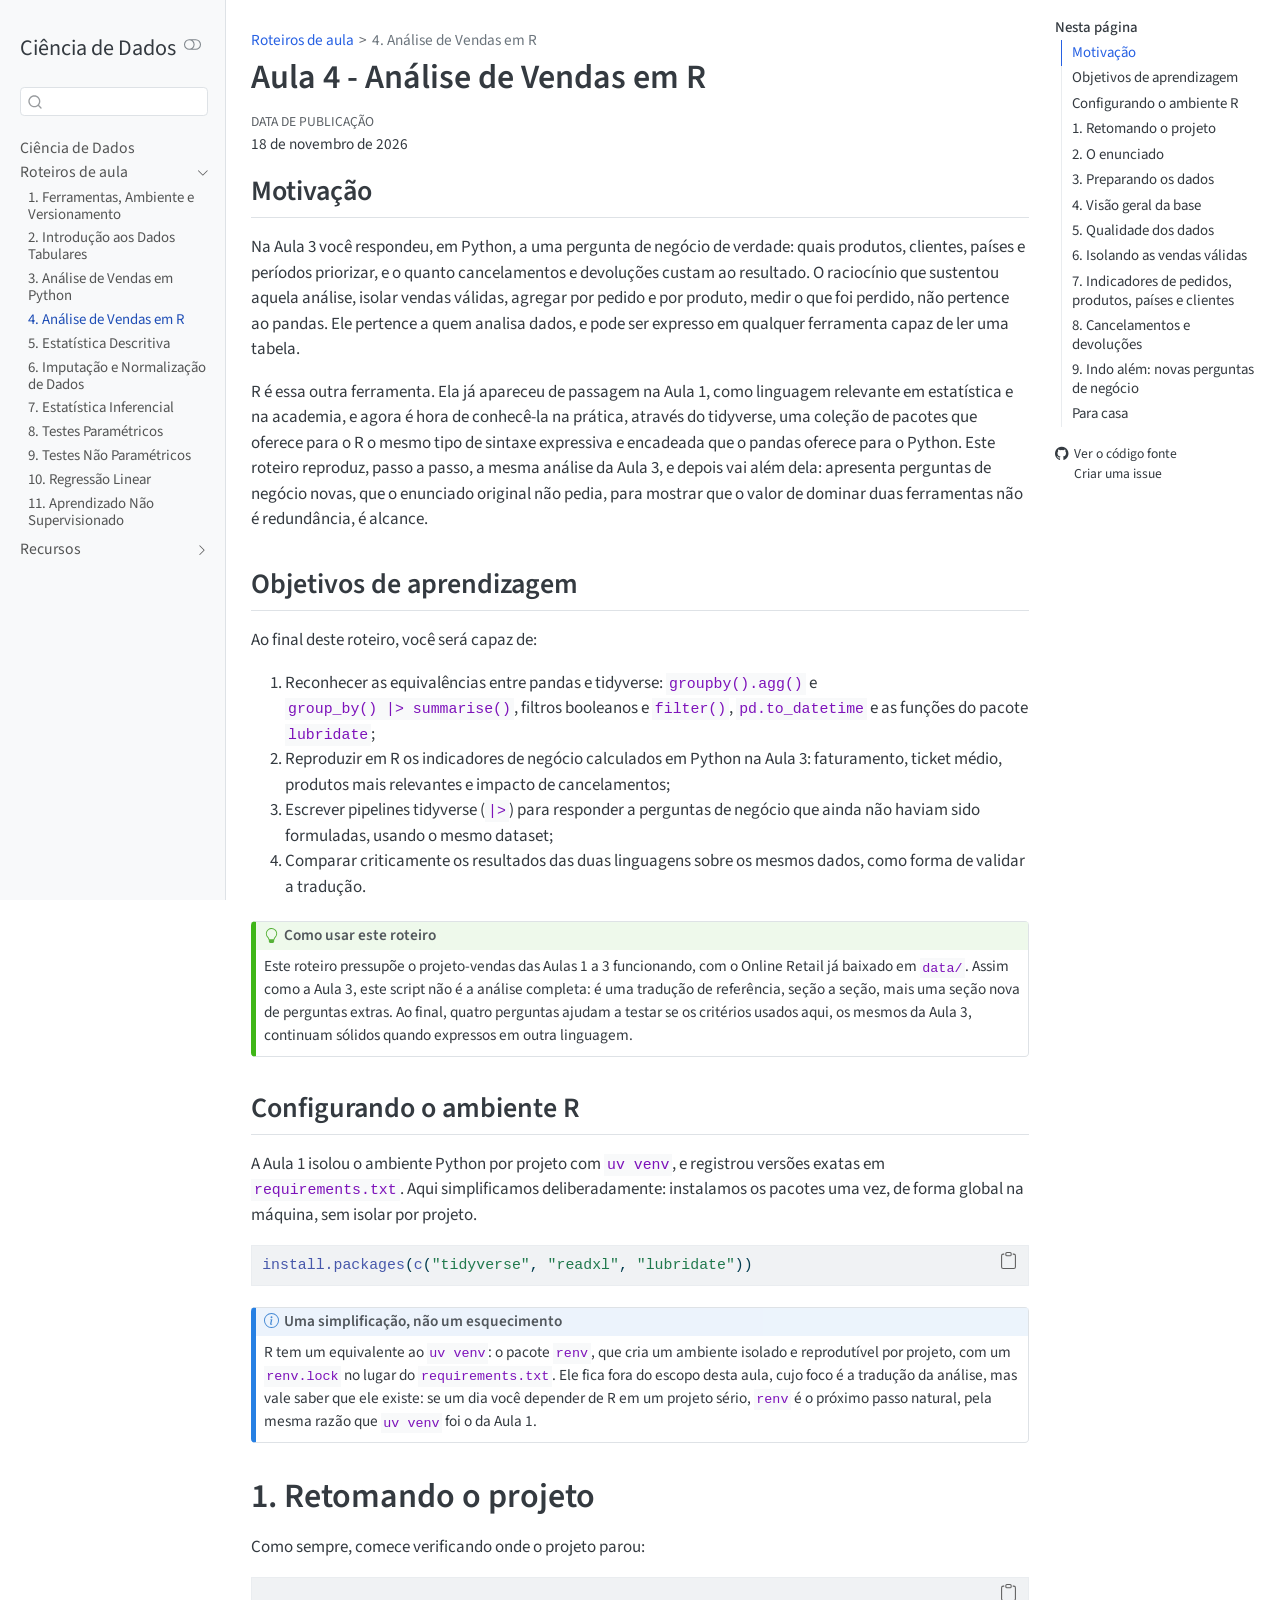
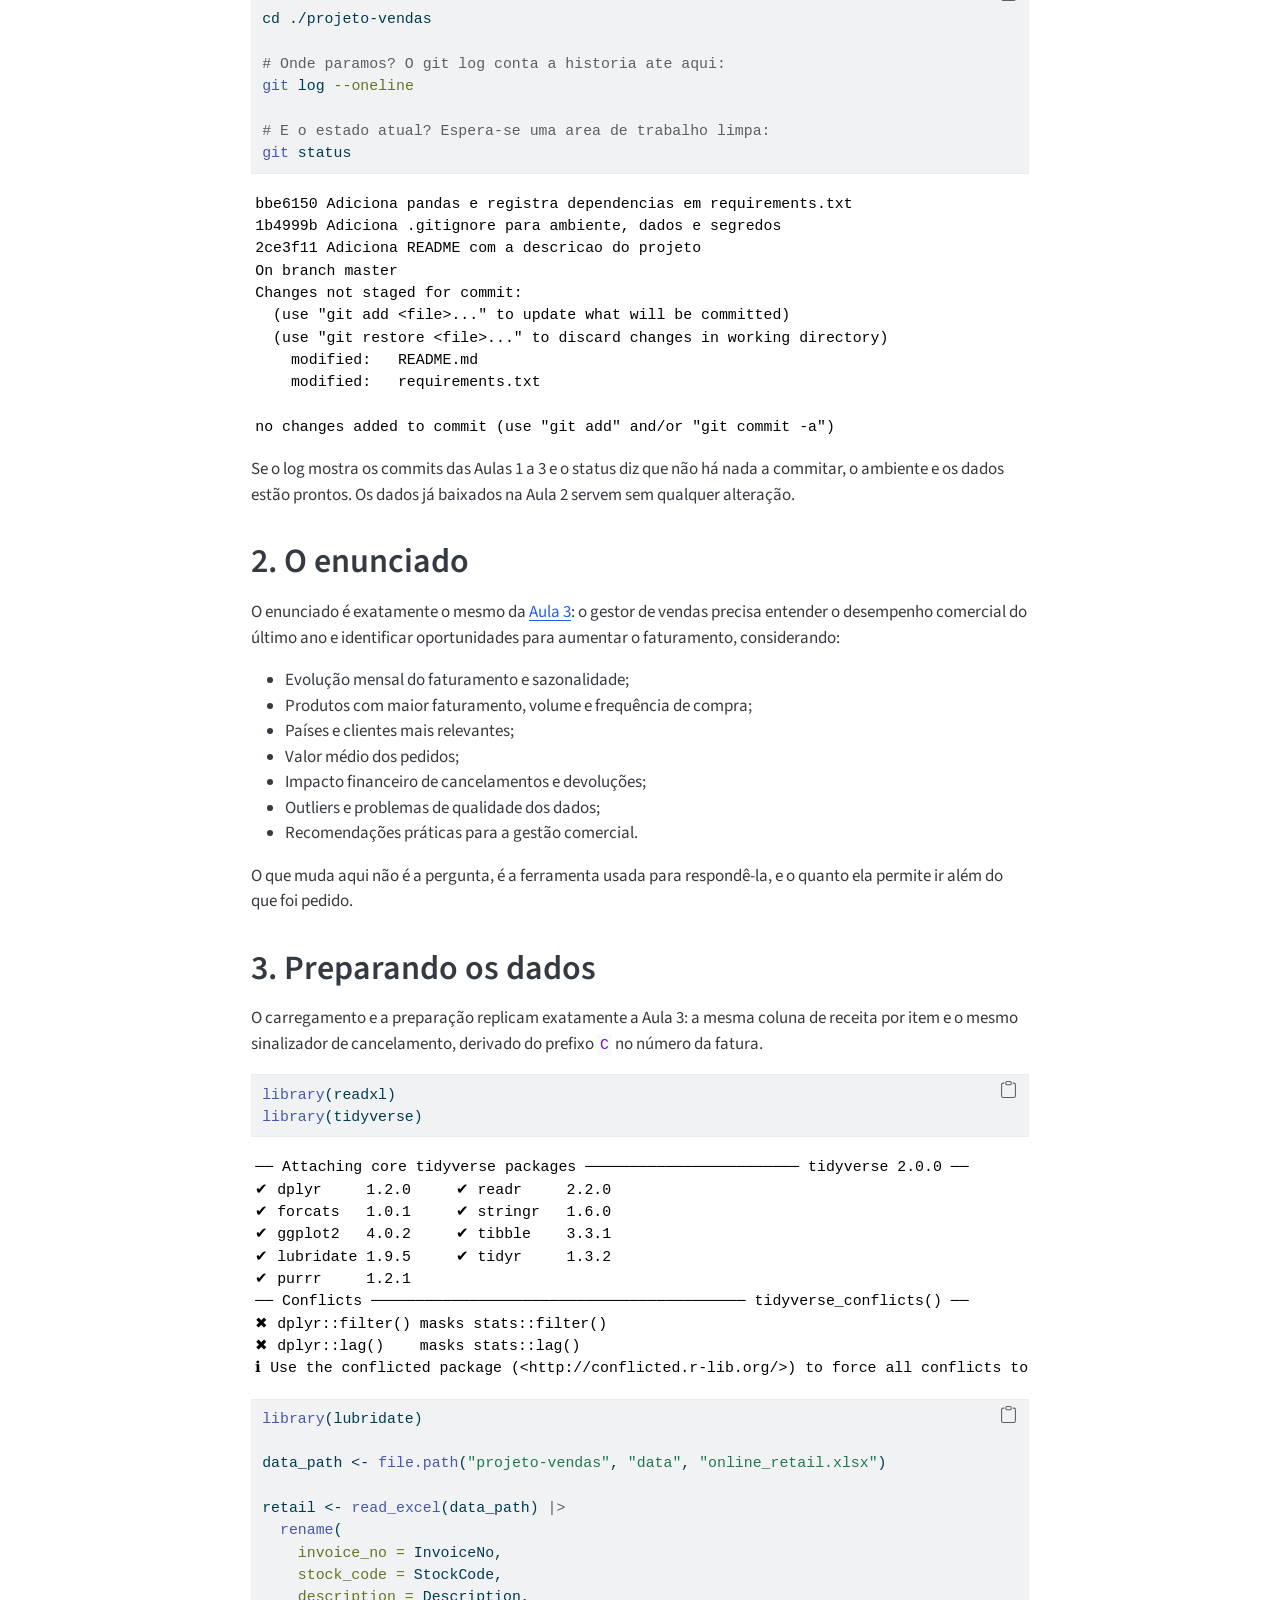
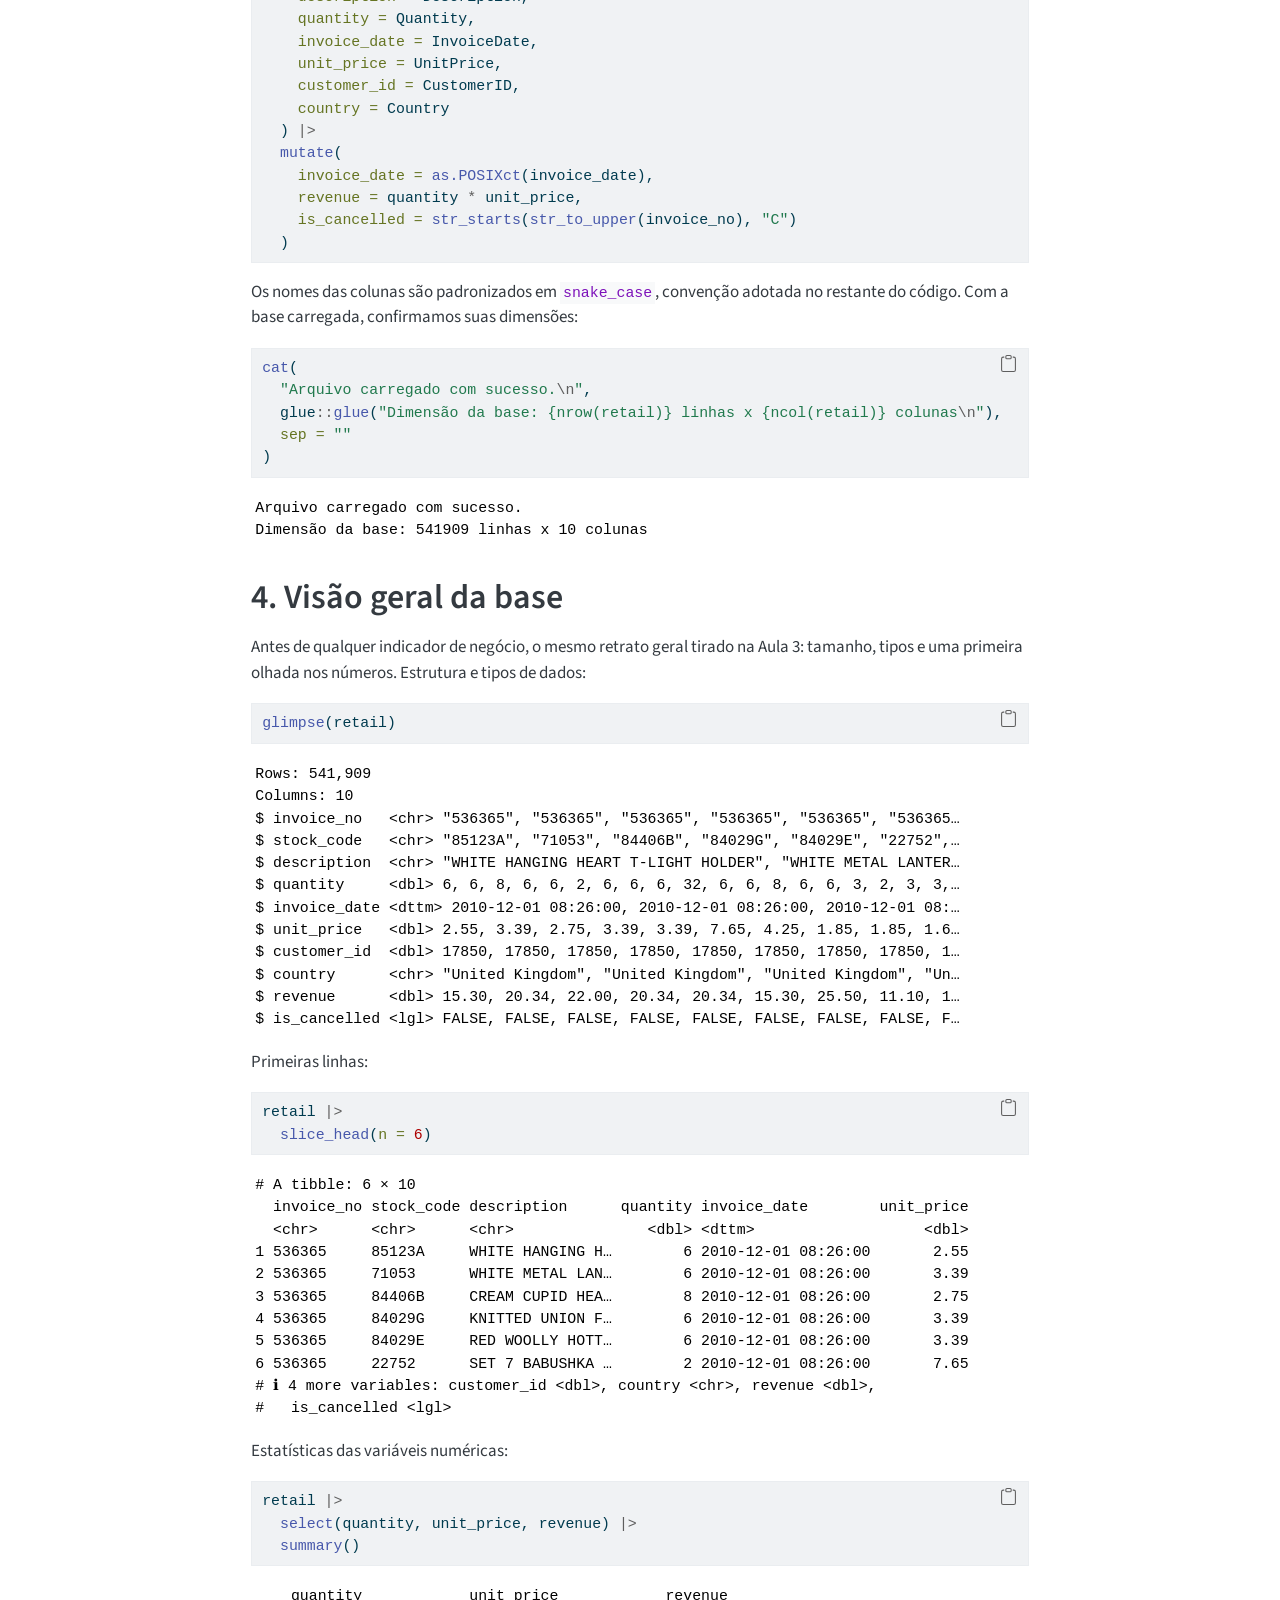
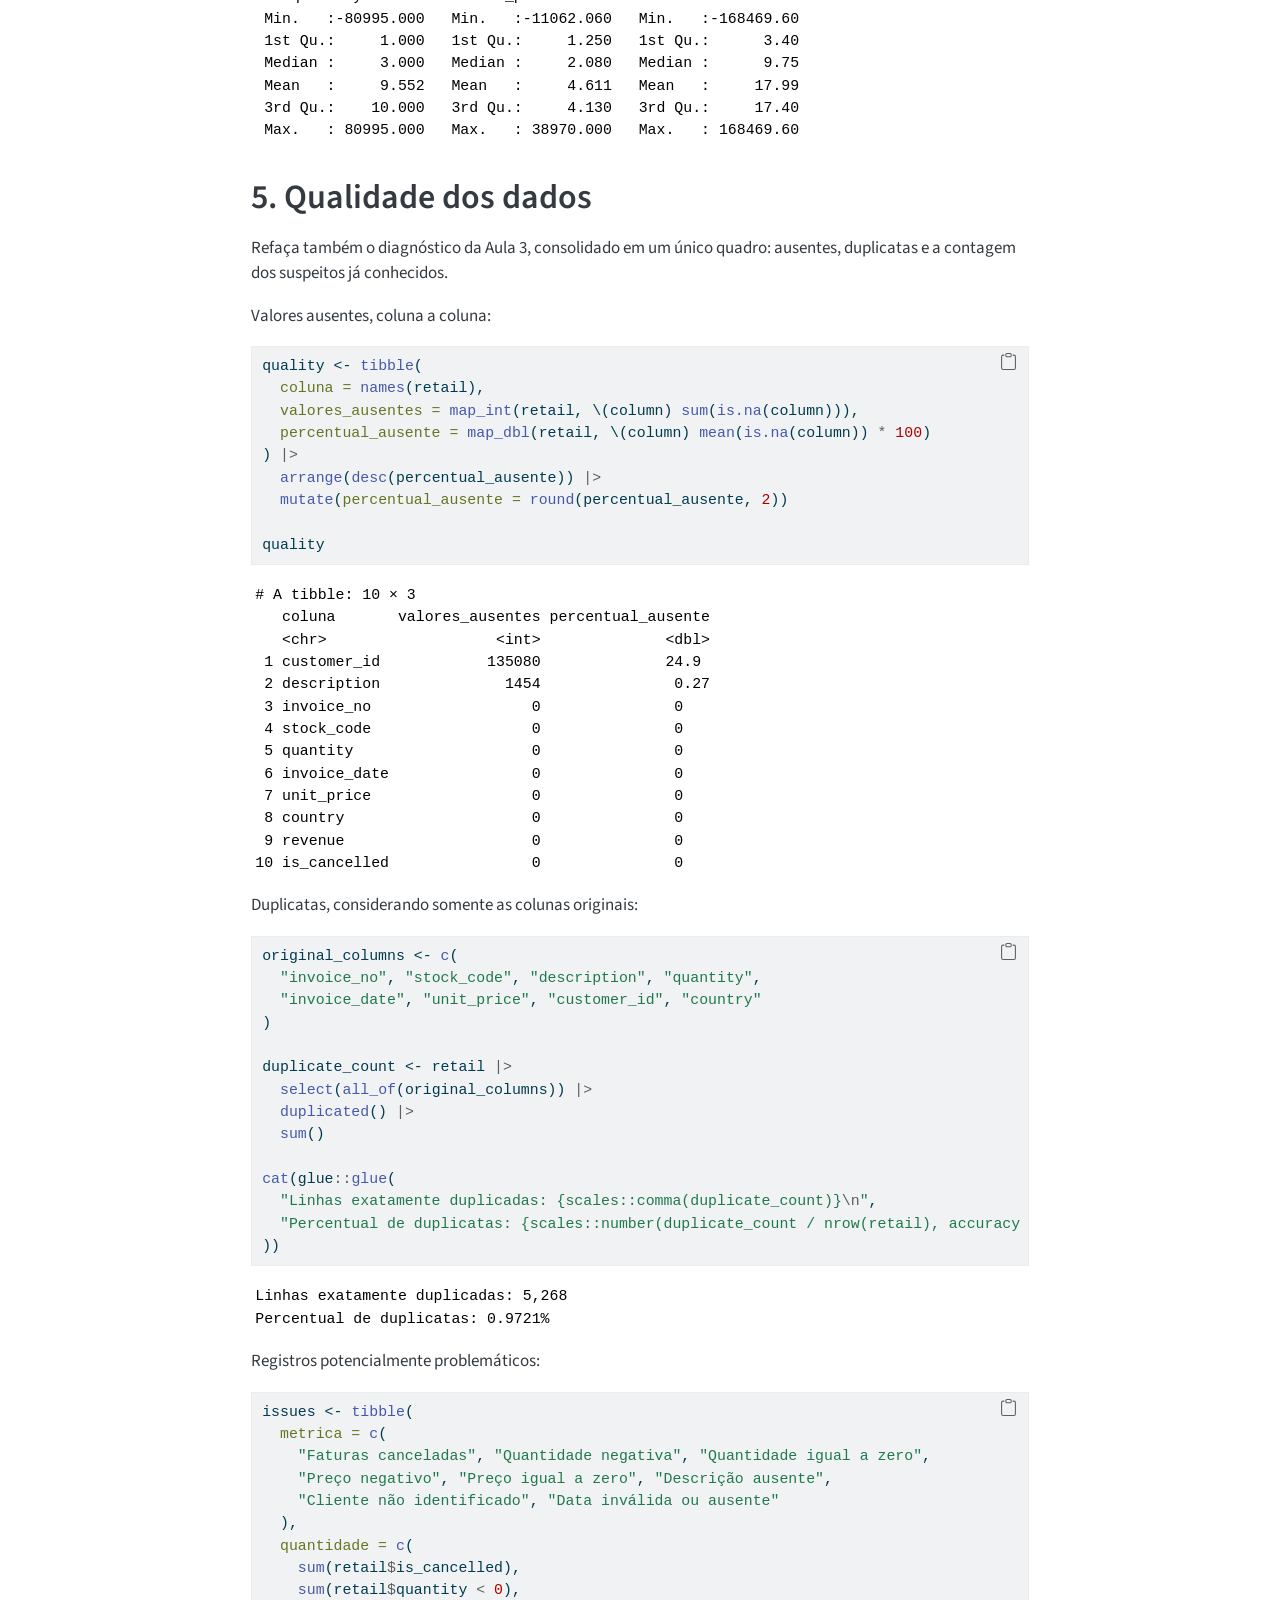
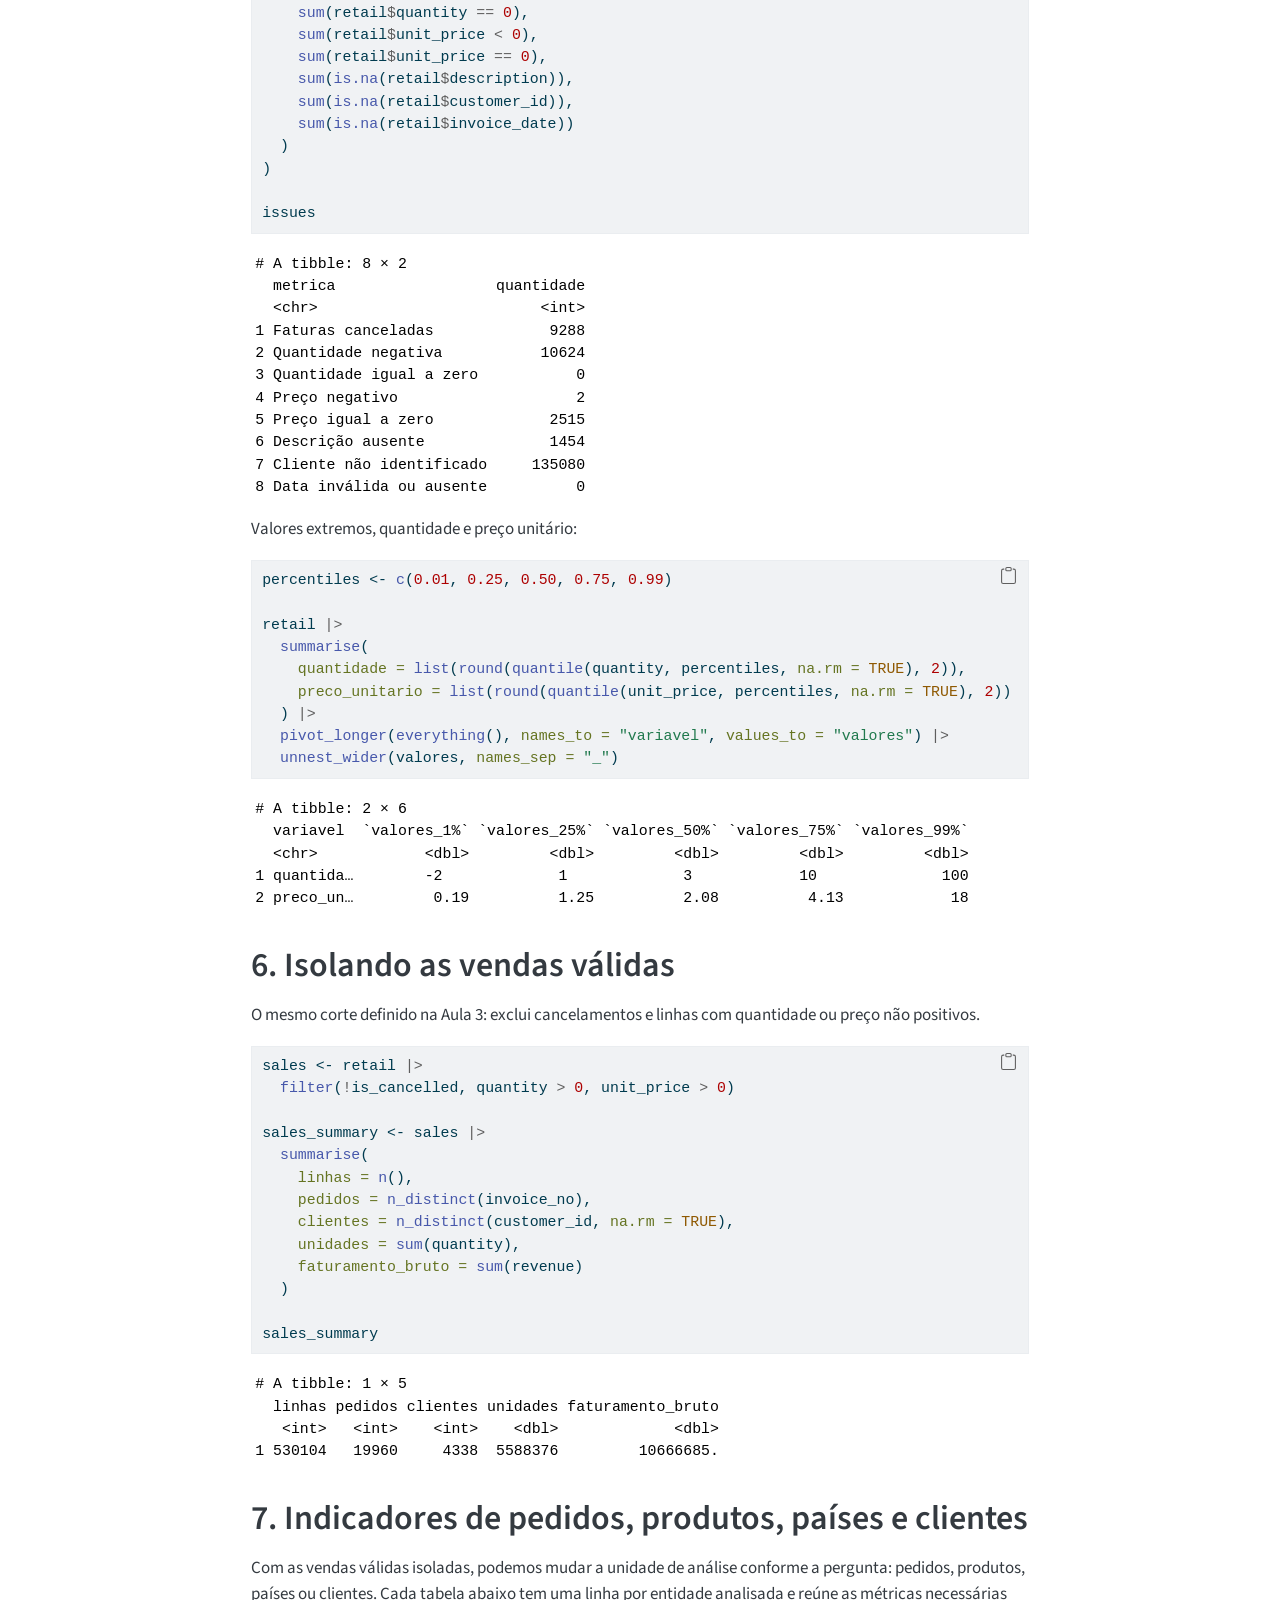
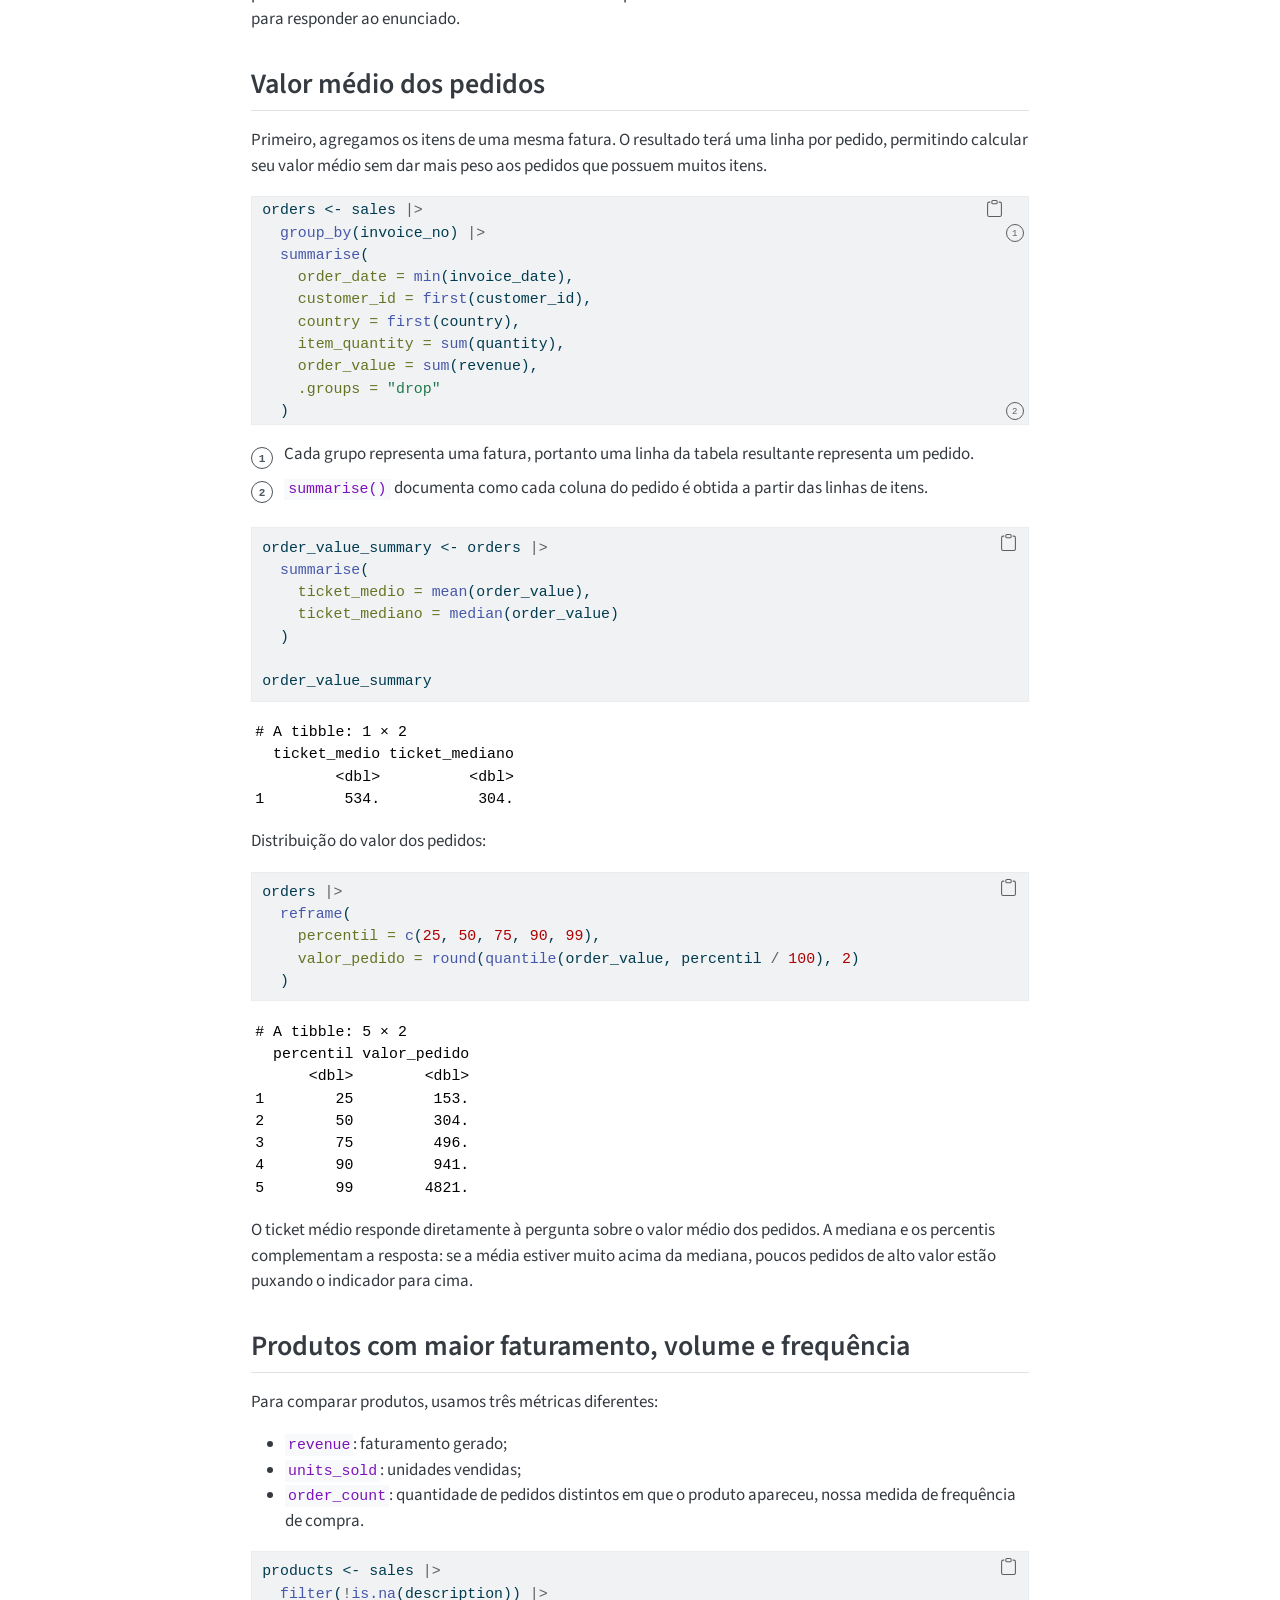
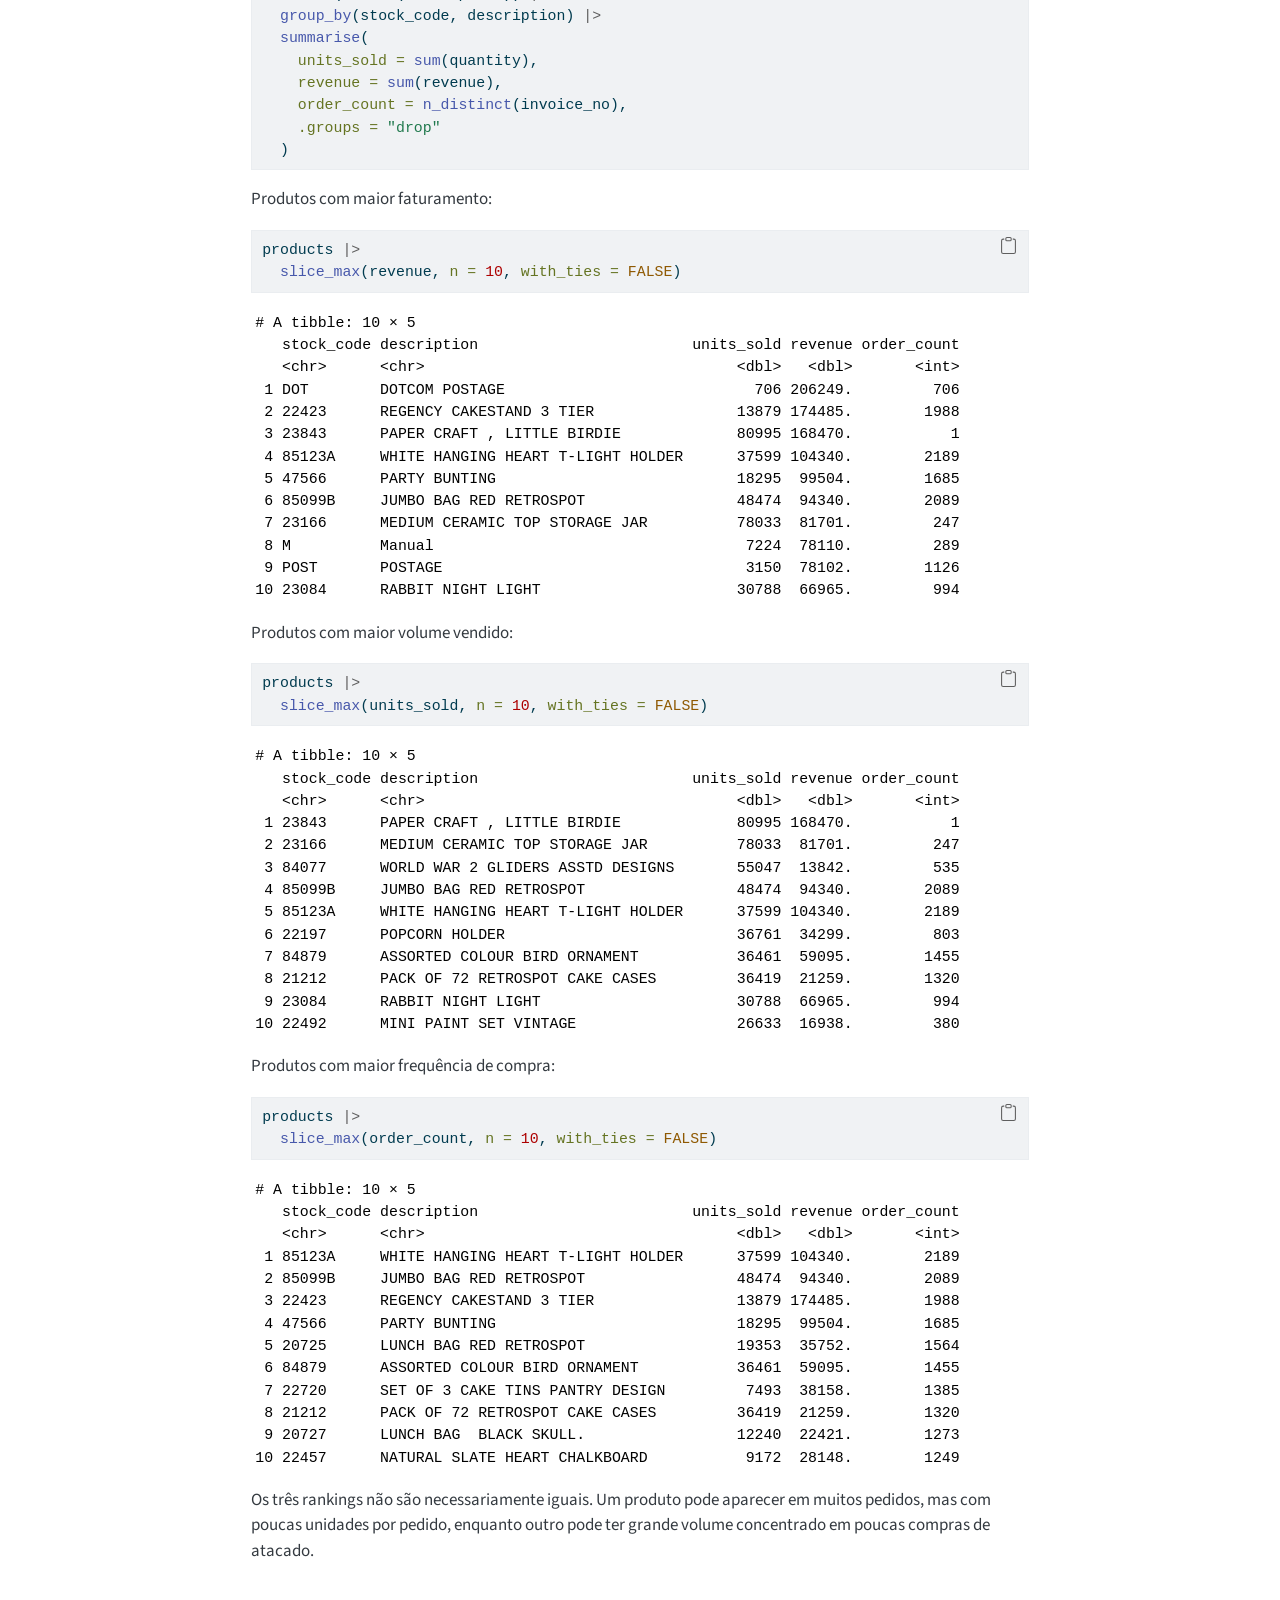
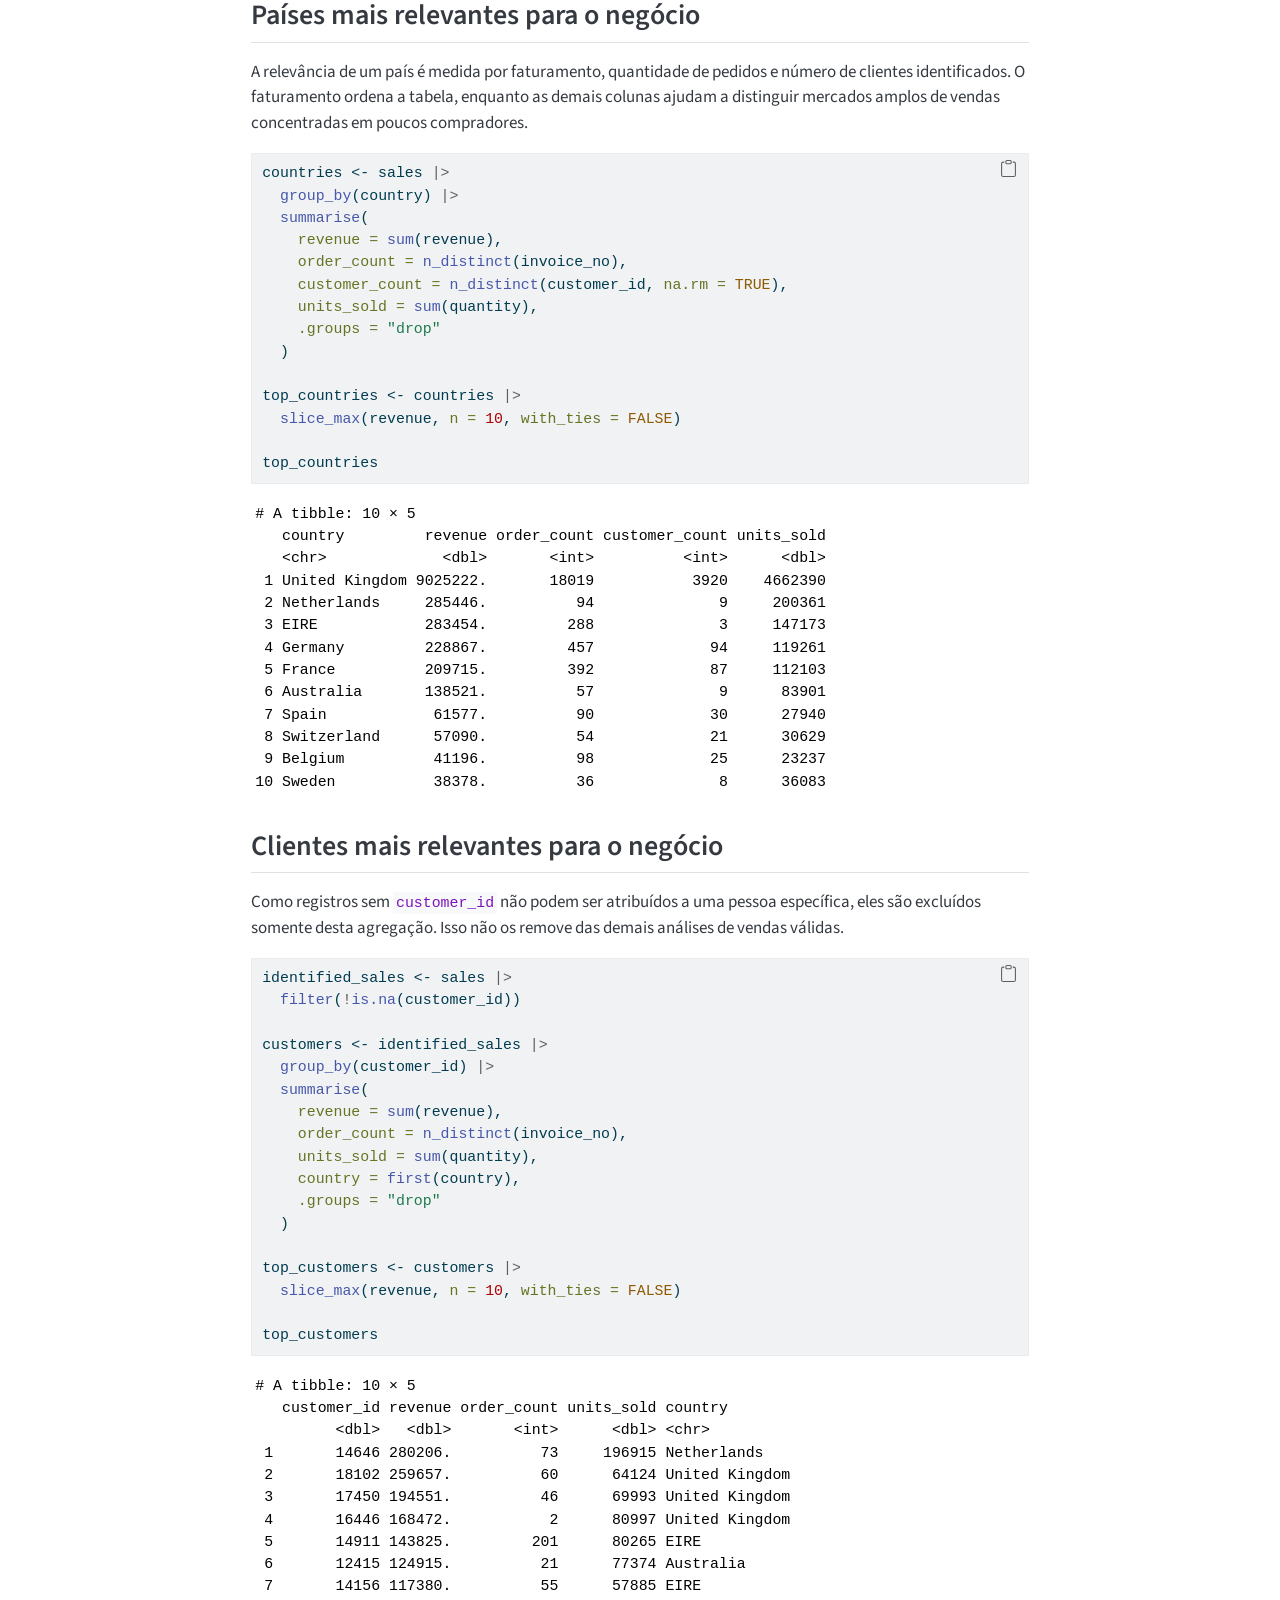
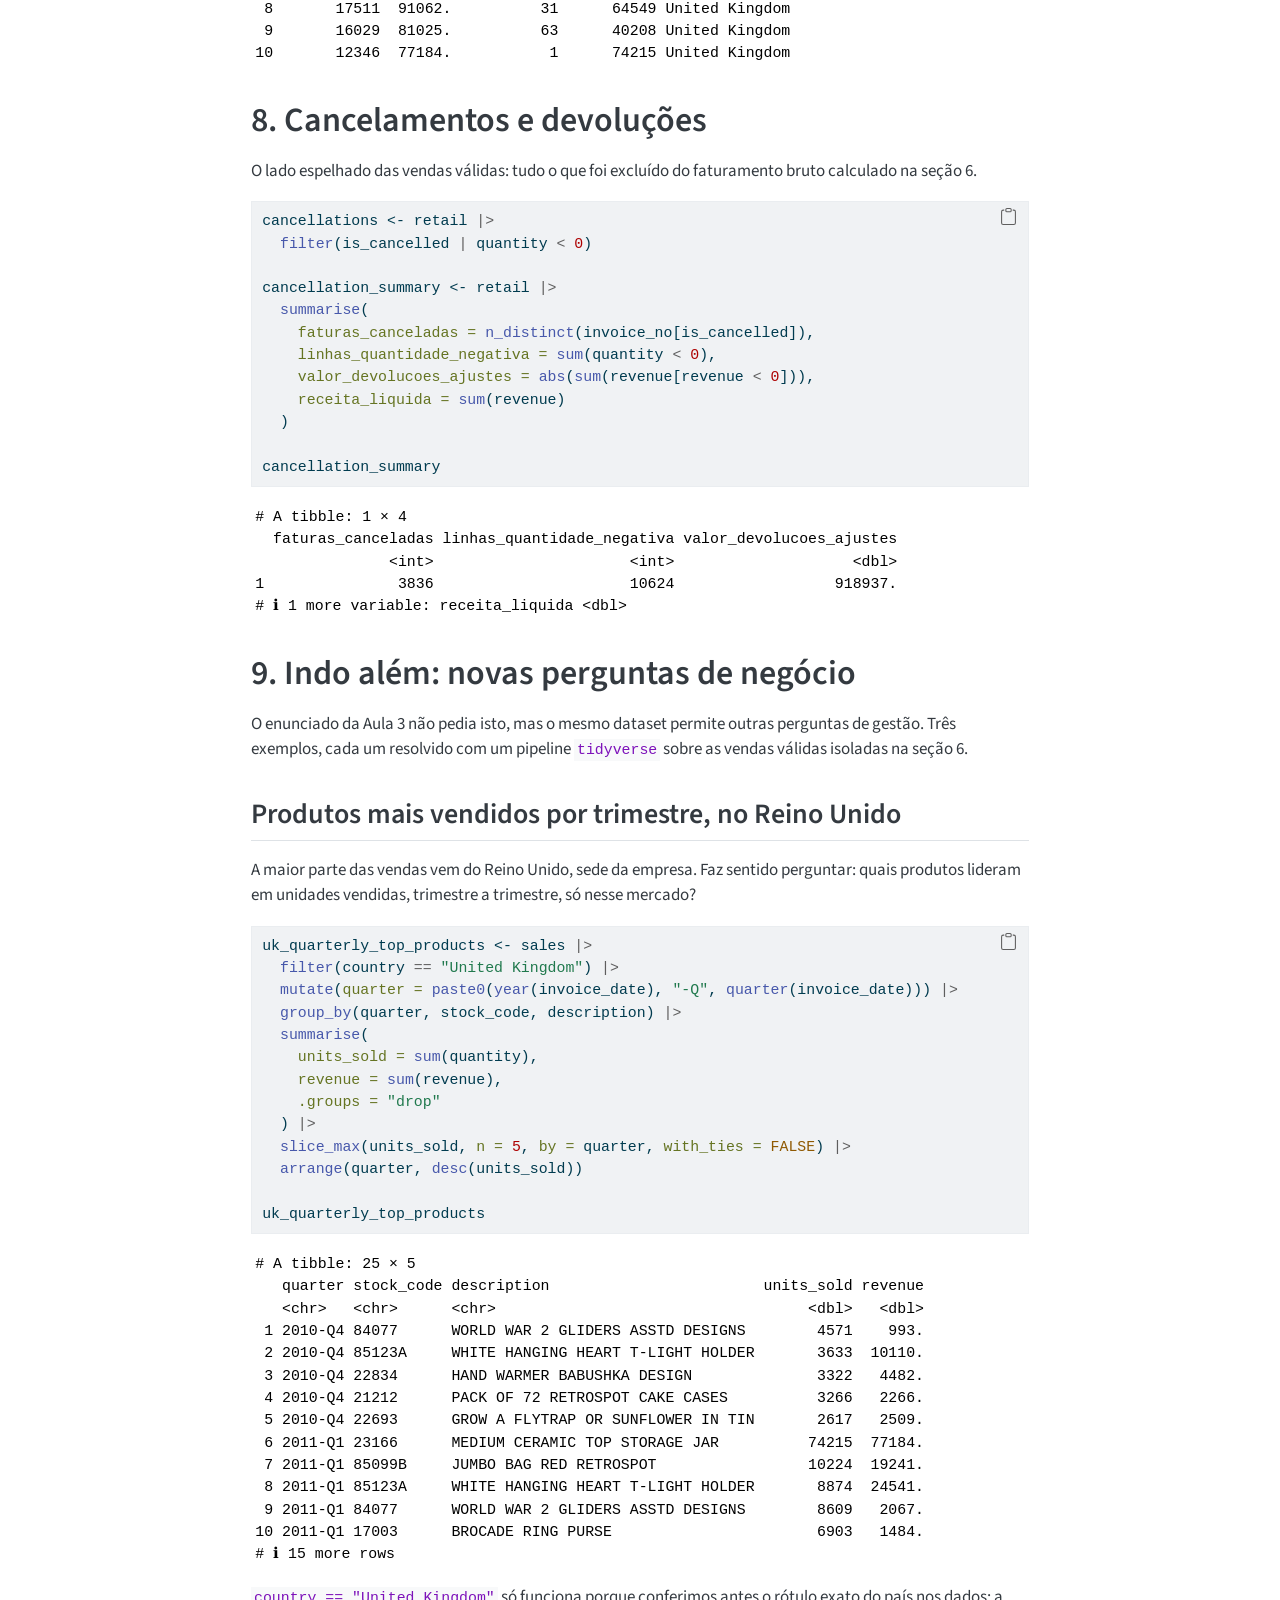
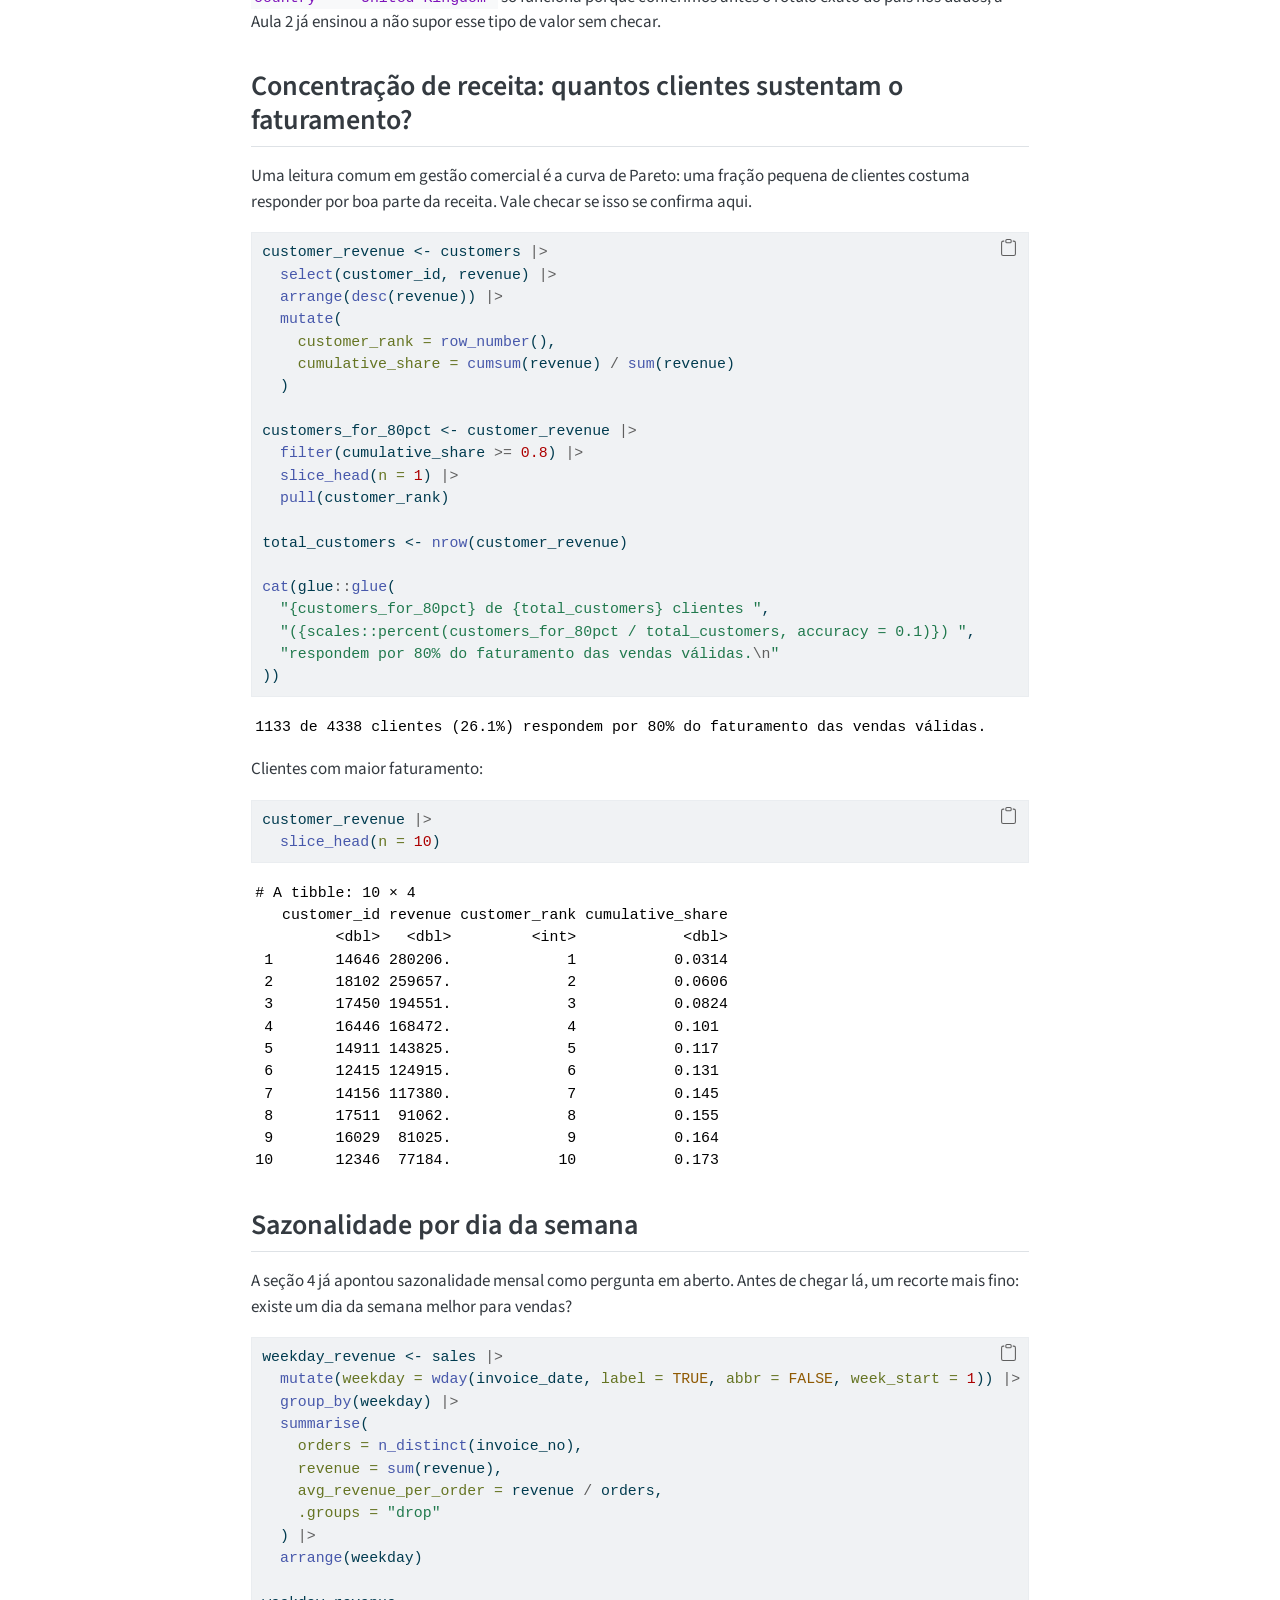
<file: aulas/04-analise-vendas-r.html>
<!DOCTYPE html>
<html xmlns="http://www.w3.org/1999/xhtml" lang="pt-BR" xml:lang="pt-BR"><head>

<meta charset="utf-8">
<meta name="generator" content="quarto-1.6.40">

<meta name="viewport" content="width=device-width, initial-scale=1.0, user-scalable=yes">


<title>Aula 4 - Análise de Vendas em R – Ciência de Dados</title>
<style>
code{white-space: pre-wrap;}
span.smallcaps{font-variant: small-caps;}
div.columns{display: flex; gap: min(4vw, 1.5em);}
div.column{flex: auto; overflow-x: auto;}
div.hanging-indent{margin-left: 1.5em; text-indent: -1.5em;}
ul.task-list{list-style: none;}
ul.task-list li input[type="checkbox"] {
  width: 0.8em;
  margin: 0 0.8em 0.2em -1em; /* quarto-specific, see https://github.com/quarto-dev/quarto-cli/issues/4556 */ 
  vertical-align: middle;
}
/* CSS for syntax highlighting */
pre > code.sourceCode { white-space: pre; position: relative; }
pre > code.sourceCode > span { line-height: 1.25; }
pre > code.sourceCode > span:empty { height: 1.2em; }
.sourceCode { overflow: visible; }
code.sourceCode > span { color: inherit; text-decoration: inherit; }
div.sourceCode { margin: 1em 0; }
pre.sourceCode { margin: 0; }
@media screen {
div.sourceCode { overflow: auto; }
}
@media print {
pre > code.sourceCode { white-space: pre-wrap; }
pre > code.sourceCode > span { display: inline-block; text-indent: -5em; padding-left: 5em; }
}
pre.numberSource code
  { counter-reset: source-line 0; }
pre.numberSource code > span
  { position: relative; left: -4em; counter-increment: source-line; }
pre.numberSource code > span > a:first-child::before
  { content: counter(source-line);
    position: relative; left: -1em; text-align: right; vertical-align: baseline;
    border: none; display: inline-block;
    -webkit-touch-callout: none; -webkit-user-select: none;
    -khtml-user-select: none; -moz-user-select: none;
    -ms-user-select: none; user-select: none;
    padding: 0 4px; width: 4em;
  }
pre.numberSource { margin-left: 3em;  padding-left: 4px; }
div.sourceCode
  {   }
@media screen {
pre > code.sourceCode > span > a:first-child::before { text-decoration: underline; }
}
</style>


<script src="../site_libs/quarto-nav/quarto-nav.js"></script>
<script src="../site_libs/quarto-nav/headroom.min.js"></script>
<script src="../site_libs/clipboard/clipboard.min.js"></script>
<script src="../site_libs/quarto-search/autocomplete.umd.js"></script>
<script src="../site_libs/quarto-search/fuse.min.js"></script>
<script src="../site_libs/quarto-search/quarto-search.js"></script>
<meta name="quarto:offset" content="../">
<script src="../site_libs/quarto-html/quarto.js"></script>
<script src="../site_libs/quarto-html/popper.min.js"></script>
<script src="../site_libs/quarto-html/tippy.umd.min.js"></script>
<script src="../site_libs/quarto-html/anchor.min.js"></script>
<link href="../site_libs/quarto-html/tippy.css" rel="stylesheet">
<link href="../site_libs/quarto-html/quarto-syntax-highlighting-549806ee2085284f45b00abea8c6df48.css" rel="stylesheet" class="quarto-color-scheme" id="quarto-text-highlighting-styles">
<link href="../site_libs/quarto-html/quarto-syntax-highlighting-dark-8ea72dc5fed832574809a9c94082fbbb.css" rel="prefetch" class="quarto-color-scheme quarto-color-alternate" id="quarto-text-highlighting-styles">
<script src="../site_libs/bootstrap/bootstrap.min.js"></script>
<link href="../site_libs/bootstrap/bootstrap-icons.css" rel="stylesheet">
<link href="../site_libs/bootstrap/bootstrap-f6e23303f39f4266b41a90194ee6d7de.min.css" rel="stylesheet" append-hash="true" class="quarto-color-scheme" id="quarto-bootstrap" data-mode="light">
<link href="../site_libs/bootstrap/bootstrap-dark-46ebb8e0b7352a860548b3baf97698af.min.css" rel="prefetch" append-hash="true" class="quarto-color-scheme quarto-color-alternate" id="quarto-bootstrap" data-mode="dark">
<script id="quarto-search-options" type="application/json">{
  "location": "sidebar",
  "copy-button": false,
  "collapse-after": 3,
  "panel-placement": "start",
  "type": "textbox",
  "limit": 50,
  "keyboard-shortcut": [
    "f",
    "/",
    "s"
  ],
  "show-item-context": false,
  "language": {
    "search-no-results-text": "Nenhum resultado",
    "search-matching-documents-text": "documentos correspondentes",
    "search-copy-link-title": "Copiar link para a busca",
    "search-hide-matches-text": "Esconder correspondências adicionais",
    "search-more-match-text": "mais correspondência neste documento",
    "search-more-matches-text": "mais correspondências neste documento",
    "search-clear-button-title": "Limpar",
    "search-text-placeholder": "",
    "search-detached-cancel-button-title": "Cancelar",
    "search-submit-button-title": "Enviar",
    "search-label": "Procurar"
  }
}</script>


<link rel="stylesheet" href="../styles.css">
</head>

<body class="nav-sidebar docked">

<div id="quarto-search-results"></div>
  <header id="quarto-header" class="headroom fixed-top">
  <nav class="quarto-secondary-nav">
    <div class="container-fluid d-flex">
      <button type="button" class="quarto-btn-toggle btn" data-bs-toggle="collapse" role="button" data-bs-target=".quarto-sidebar-collapse-item" aria-controls="quarto-sidebar" aria-expanded="false" aria-label="Alternar barra lateral" onclick="if (window.quartoToggleHeadroom) { window.quartoToggleHeadroom(); }">
        <i class="bi bi-layout-text-sidebar-reverse"></i>
      </button>
        <nav class="quarto-page-breadcrumbs" aria-label="breadcrumb"><ol class="breadcrumb"><li class="breadcrumb-item"><a href="../aulas/01-ferramentas-ambiente-versionamento.html">Roteiros de aula</a></li><li class="breadcrumb-item"><a href="../aulas/04-analise-vendas-r.html">4. Análise de Vendas em R</a></li></ol></nav>
        <a class="flex-grow-1" role="navigation" data-bs-toggle="collapse" data-bs-target=".quarto-sidebar-collapse-item" aria-controls="quarto-sidebar" aria-expanded="false" aria-label="Alternar barra lateral" onclick="if (window.quartoToggleHeadroom) { window.quartoToggleHeadroom(); }">      
        </a>
      <button type="button" class="btn quarto-search-button" aria-label="Procurar" onclick="window.quartoOpenSearch();">
        <i class="bi bi-search"></i>
      </button>
    </div>
  </nav>
</header>
<!-- content -->
<div id="quarto-content" class="quarto-container page-columns page-rows-contents page-layout-article">
<!-- sidebar -->
  <nav id="quarto-sidebar" class="sidebar collapse collapse-horizontal quarto-sidebar-collapse-item sidebar-navigation docked overflow-auto">
    <div class="pt-lg-2 mt-2 text-left sidebar-header">
    <div class="sidebar-title mb-0 py-0">
      <a href="../">Ciência de Dados</a> 
        <div class="sidebar-tools-main">
  <a href="" class="quarto-color-scheme-toggle quarto-navigation-tool  px-1" onclick="window.quartoToggleColorScheme(); return false;" title="Alternar modo escuro"><i class="bi"></i></a>
</div>
    </div>
      </div>
        <div class="mt-2 flex-shrink-0 align-items-center">
        <div class="sidebar-search">
        <div id="quarto-search" class="" title="Procurar"></div>
        </div>
        </div>
    <div class="sidebar-menu-container"> 
    <ul class="list-unstyled mt-1">
        <li class="sidebar-item">
  <div class="sidebar-item-container"> 
  <a href="../index.html" class="sidebar-item-text sidebar-link">
 <span class="menu-text">Ciência de Dados</span></a>
  </div>
</li>
        <li class="sidebar-item sidebar-item-section">
      <div class="sidebar-item-container"> 
            <a class="sidebar-item-text sidebar-link text-start" data-bs-toggle="collapse" data-bs-target="#quarto-sidebar-section-1" role="navigation" aria-expanded="true">
 <span class="menu-text">Roteiros de aula</span></a>
          <a class="sidebar-item-toggle text-start" data-bs-toggle="collapse" data-bs-target="#quarto-sidebar-section-1" role="navigation" aria-expanded="true" aria-label="Alternar seção">
            <i class="bi bi-chevron-right ms-2"></i>
          </a> 
      </div>
      <ul id="quarto-sidebar-section-1" class="collapse list-unstyled sidebar-section depth1 show">  
          <li class="sidebar-item">
  <div class="sidebar-item-container"> 
  <a href="../aulas/01-ferramentas-ambiente-versionamento.html" class="sidebar-item-text sidebar-link">
 <span class="menu-text">1. Ferramentas, Ambiente e Versionamento</span></a>
  </div>
</li>
          <li class="sidebar-item">
  <div class="sidebar-item-container"> 
  <a href="../aulas/02-introducao-dados-tabulares.html" class="sidebar-item-text sidebar-link">
 <span class="menu-text">2. Introdução aos Dados Tabulares</span></a>
  </div>
</li>
          <li class="sidebar-item">
  <div class="sidebar-item-container"> 
  <a href="../aulas/03-analise-vendas.html" class="sidebar-item-text sidebar-link">
 <span class="menu-text">3. Análise de Vendas em Python</span></a>
  </div>
</li>
          <li class="sidebar-item">
  <div class="sidebar-item-container"> 
  <a href="../aulas/04-analise-vendas-r.html" class="sidebar-item-text sidebar-link active">
 <span class="menu-text">4. Análise de Vendas em R</span></a>
  </div>
</li>
          <li class="sidebar-item">
  <div class="sidebar-item-container"> 
  <a href="../aulas/05-estatistica-descritiva.html" class="sidebar-item-text sidebar-link">
 <span class="menu-text">5. Estatística Descritiva</span></a>
  </div>
</li>
          <li class="sidebar-item">
  <div class="sidebar-item-container"> 
  <a href="../aulas/06-imputacao-normalizacao-dados.html" class="sidebar-item-text sidebar-link">
 <span class="menu-text">6. Imputação e Normalização de Dados</span></a>
  </div>
</li>
          <li class="sidebar-item">
  <div class="sidebar-item-container"> 
  <a href="../aulas/07-inferencia-estatistica.html" class="sidebar-item-text sidebar-link">
 <span class="menu-text">7. Estatística Inferencial</span></a>
  </div>
</li>
          <li class="sidebar-item">
  <div class="sidebar-item-container"> 
  <a href="../aulas/08-testes-parametricos.html" class="sidebar-item-text sidebar-link">
 <span class="menu-text">8. Testes Paramétricos</span></a>
  </div>
</li>
          <li class="sidebar-item">
  <div class="sidebar-item-container"> 
  <a href="../aulas/09-testes-nao-parametricos.html" class="sidebar-item-text sidebar-link">
 <span class="menu-text">9. Testes Não Paramétricos</span></a>
  </div>
</li>
          <li class="sidebar-item">
  <div class="sidebar-item-container"> 
  <a href="../aulas/10-regressao-linear.html" class="sidebar-item-text sidebar-link">
 <span class="menu-text">10. Regressão Linear</span></a>
  </div>
</li>
          <li class="sidebar-item">
  <div class="sidebar-item-container"> 
  <a href="../aulas/11-aprendizado-nao-supervisionado.html" class="sidebar-item-text sidebar-link">
 <span class="menu-text">11. Aprendizado Não Supervisionado</span></a>
  </div>
</li>
      </ul>
  </li>
        <li class="sidebar-item sidebar-item-section">
      <div class="sidebar-item-container"> 
            <a class="sidebar-item-text sidebar-link text-start collapsed" data-bs-toggle="collapse" data-bs-target="#quarto-sidebar-section-2" role="navigation" aria-expanded="false">
 <span class="menu-text">Recursos</span></a>
          <a class="sidebar-item-toggle text-start collapsed" data-bs-toggle="collapse" data-bs-target="#quarto-sidebar-section-2" role="navigation" aria-expanded="false" aria-label="Alternar seção">
            <i class="bi bi-chevron-right ms-2"></i>
          </a> 
      </div>
      <ul id="quarto-sidebar-section-2" class="collapse list-unstyled sidebar-section depth1 ">  
          <li class="sidebar-item">
  <div class="sidebar-item-container"> 
  <a href="../recursos/fontes-de-dados.html" class="sidebar-item-text sidebar-link">
 <span class="menu-text">Fontes de dados</span></a>
  </div>
</li>
          <li class="sidebar-item">
  <div class="sidebar-item-container"> 
  <a href="../recursos/web-scraping.html" class="sidebar-item-text sidebar-link">
 <span class="menu-text">Web scraping</span></a>
  </div>
</li>
      </ul>
  </li>
    </ul>
    </div>
</nav>
<div id="quarto-sidebar-glass" class="quarto-sidebar-collapse-item" data-bs-toggle="collapse" data-bs-target=".quarto-sidebar-collapse-item"></div>
<!-- margin-sidebar -->
    <div id="quarto-margin-sidebar" class="sidebar margin-sidebar">
        <nav id="TOC" role="doc-toc" class="toc-active">
    <h2 id="toc-title">Nesta página</h2>
   
  <ul>
  <li><a href="#motivação" id="toc-motivação" class="nav-link active" data-scroll-target="#motivação">Motivação</a></li>
  <li><a href="#objetivos-de-aprendizagem" id="toc-objetivos-de-aprendizagem" class="nav-link" data-scroll-target="#objetivos-de-aprendizagem">Objetivos de aprendizagem</a></li>
  <li><a href="#configurando-o-ambiente-r" id="toc-configurando-o-ambiente-r" class="nav-link" data-scroll-target="#configurando-o-ambiente-r">Configurando o ambiente R</a></li>
  <li><a href="#retomando-o-projeto" id="toc-retomando-o-projeto" class="nav-link" data-scroll-target="#retomando-o-projeto">1. Retomando o projeto</a></li>
  <li><a href="#o-enunciado" id="toc-o-enunciado" class="nav-link" data-scroll-target="#o-enunciado">2. O enunciado</a></li>
  <li><a href="#preparando-os-dados" id="toc-preparando-os-dados" class="nav-link" data-scroll-target="#preparando-os-dados">3. Preparando os dados</a></li>
  <li><a href="#visão-geral-da-base" id="toc-visão-geral-da-base" class="nav-link" data-scroll-target="#visão-geral-da-base">4. Visão geral da base</a></li>
  <li><a href="#qualidade-dos-dados" id="toc-qualidade-dos-dados" class="nav-link" data-scroll-target="#qualidade-dos-dados">5. Qualidade dos dados</a></li>
  <li><a href="#isolando-as-vendas-válidas" id="toc-isolando-as-vendas-válidas" class="nav-link" data-scroll-target="#isolando-as-vendas-válidas">6. Isolando as vendas válidas</a></li>
  <li><a href="#indicadores-de-pedidos-produtos-países-e-clientes" id="toc-indicadores-de-pedidos-produtos-países-e-clientes" class="nav-link" data-scroll-target="#indicadores-de-pedidos-produtos-países-e-clientes">7. Indicadores de pedidos, produtos, países e clientes</a>
  <ul class="collapse">
  <li><a href="#valor-médio-dos-pedidos" id="toc-valor-médio-dos-pedidos" class="nav-link" data-scroll-target="#valor-médio-dos-pedidos">Valor médio dos pedidos</a></li>
  <li><a href="#produtos-com-maior-faturamento-volume-e-frequência" id="toc-produtos-com-maior-faturamento-volume-e-frequência" class="nav-link" data-scroll-target="#produtos-com-maior-faturamento-volume-e-frequência">Produtos com maior faturamento, volume e frequência</a></li>
  <li><a href="#países-mais-relevantes-para-o-negócio" id="toc-países-mais-relevantes-para-o-negócio" class="nav-link" data-scroll-target="#países-mais-relevantes-para-o-negócio">Países mais relevantes para o negócio</a></li>
  <li><a href="#clientes-mais-relevantes-para-o-negócio" id="toc-clientes-mais-relevantes-para-o-negócio" class="nav-link" data-scroll-target="#clientes-mais-relevantes-para-o-negócio">Clientes mais relevantes para o negócio</a></li>
  </ul></li>
  <li><a href="#cancelamentos-e-devoluções" id="toc-cancelamentos-e-devoluções" class="nav-link" data-scroll-target="#cancelamentos-e-devoluções">8. Cancelamentos e devoluções</a></li>
  <li><a href="#indo-além-novas-perguntas-de-negócio" id="toc-indo-além-novas-perguntas-de-negócio" class="nav-link" data-scroll-target="#indo-além-novas-perguntas-de-negócio">9. Indo além: novas perguntas de negócio</a>
  <ul class="collapse">
  <li><a href="#produtos-mais-vendidos-por-trimestre-no-reino-unido" id="toc-produtos-mais-vendidos-por-trimestre-no-reino-unido" class="nav-link" data-scroll-target="#produtos-mais-vendidos-por-trimestre-no-reino-unido">Produtos mais vendidos por trimestre, no Reino Unido</a></li>
  <li><a href="#concentração-de-receita-quantos-clientes-sustentam-o-faturamento" id="toc-concentração-de-receita-quantos-clientes-sustentam-o-faturamento" class="nav-link" data-scroll-target="#concentração-de-receita-quantos-clientes-sustentam-o-faturamento">Concentração de receita: quantos clientes sustentam o faturamento?</a></li>
  <li><a href="#sazonalidade-por-dia-da-semana" id="toc-sazonalidade-por-dia-da-semana" class="nav-link" data-scroll-target="#sazonalidade-por-dia-da-semana">Sazonalidade por dia da semana</a></li>
  </ul></li>
  <li><a href="#para-casa" id="toc-para-casa" class="nav-link" data-scroll-target="#para-casa">Para casa</a></li>
  </ul>
<div class="toc-actions"><ul><li><a href="https://github.com/oandrefonseca/data-science/blob/main/aulas/04-analise-vendas-r.qmd" class="toc-action"><i class="bi bi-github"></i>Ver o código fonte</a></li><li><a href="https://github.com/oandrefonseca/data-science/issues/new" class="toc-action"><i class="bi empty"></i>Criar uma issue</a></li></ul></div></nav>
    </div>
<!-- main -->
<main class="content" id="quarto-document-content">

<header id="title-block-header" class="quarto-title-block default"><nav class="quarto-page-breadcrumbs quarto-title-breadcrumbs d-none d-lg-block" aria-label="breadcrumb"><ol class="breadcrumb"><li class="breadcrumb-item"><a href="../aulas/01-ferramentas-ambiente-versionamento.html">Roteiros de aula</a></li><li class="breadcrumb-item"><a href="../aulas/04-analise-vendas-r.html">4. Análise de Vendas em R</a></li></ol></nav>
<div class="quarto-title">
<h1 class="title">Aula 4 - Análise de Vendas em R</h1>
</div>



<div class="quarto-title-meta">

    
    <div>
    <div class="quarto-title-meta-heading">Data de Publicação</div>
    <div class="quarto-title-meta-contents">
      <p class="date">18 de novembro de 2026</p>
    </div>
  </div>
  
    
  </div>
  


</header>


<section id="motivação" class="level2">
<h2 class="anchored" data-anchor-id="motivação">Motivação</h2>
<p>Na Aula 3 você respondeu, em Python, a uma pergunta de negócio de verdade: quais produtos, clientes, países e períodos priorizar, e o quanto cancelamentos e devoluções custam ao resultado. O raciocínio que sustentou aquela análise, isolar vendas válidas, agregar por pedido e por produto, medir o que foi perdido, não pertence ao pandas. Ele pertence a quem analisa dados, e pode ser expresso em qualquer ferramenta capaz de ler uma tabela.</p>
<p>R é essa outra ferramenta. Ela já apareceu de passagem na Aula 1, como linguagem relevante em estatística e na academia, e agora é hora de conhecê-la na prática, através do tidyverse, uma coleção de pacotes que oferece para o R o mesmo tipo de sintaxe expressiva e encadeada que o pandas oferece para o Python. Este roteiro reproduz, passo a passo, a mesma análise da Aula 3, e depois vai além dela: apresenta perguntas de negócio novas, que o enunciado original não pedia, para mostrar que o valor de dominar duas ferramentas não é redundância, é alcance.</p>
</section>
<section id="objetivos-de-aprendizagem" class="level2">
<h2 class="anchored" data-anchor-id="objetivos-de-aprendizagem">Objetivos de aprendizagem</h2>
<p>Ao final deste roteiro, você será capaz de:</p>
<ol type="1">
<li>Reconhecer as equivalências entre pandas e tidyverse: <code>groupby().agg()</code> e <code>group_by() |&gt; summarise()</code>, filtros booleanos e <code>filter()</code>, <code>pd.to_datetime</code> e as funções do pacote <code>lubridate</code>;</li>
<li>Reproduzir em R os indicadores de negócio calculados em Python na Aula 3: faturamento, ticket médio, produtos mais relevantes e impacto de cancelamentos;</li>
<li>Escrever pipelines tidyverse (<code>|&gt;</code>) para responder a perguntas de negócio que ainda não haviam sido formuladas, usando o mesmo dataset;</li>
<li>Comparar criticamente os resultados das duas linguagens sobre os mesmos dados, como forma de validar a tradução.</li>
</ol>
<div class="callout callout-style-default callout-tip callout-titled">
<div class="callout-header d-flex align-content-center">
<div class="callout-icon-container">
<i class="callout-icon"></i>
</div>
<div class="callout-title-container flex-fill">
Como usar este roteiro
</div>
</div>
<div class="callout-body-container callout-body">
<p>Este roteiro pressupõe o projeto-vendas das Aulas 1 a 3 funcionando, com o Online Retail já baixado em <code>data/</code>. Assim como a Aula 3, este script não é a análise completa: é uma tradução de referência, seção a seção, mais uma seção nova de perguntas extras. Ao final, quatro perguntas ajudam a testar se os critérios usados aqui, os mesmos da Aula 3, continuam sólidos quando expressos em outra linguagem.</p>
</div>
</div>
</section>
<section id="configurando-o-ambiente-r" class="level2">
<h2 class="anchored" data-anchor-id="configurando-o-ambiente-r">Configurando o ambiente R</h2>
<p>A Aula 1 isolou o ambiente Python por projeto com <code>uv venv</code>, e registrou versões exatas em <code>requirements.txt</code>. Aqui simplificamos deliberadamente: instalamos os pacotes uma vez, de forma global na máquina, sem isolar por projeto.</p>
<div class="sourceCode" id="cb1"><pre class="sourceCode r code-with-copy"><code class="sourceCode r"><span id="cb1-1"><a href="#cb1-1" aria-hidden="true" tabindex="-1"></a><span class="fu">install.packages</span>(<span class="fu">c</span>(<span class="st">"tidyverse"</span>, <span class="st">"readxl"</span>, <span class="st">"lubridate"</span>))</span></code><button title="Copiar para a área de transferência" class="code-copy-button"><i class="bi"></i></button></pre></div>
<div class="callout callout-style-default callout-note callout-titled">
<div class="callout-header d-flex align-content-center">
<div class="callout-icon-container">
<i class="callout-icon"></i>
</div>
<div class="callout-title-container flex-fill">
Uma simplificação, não um esquecimento
</div>
</div>
<div class="callout-body-container callout-body">
<p>R tem um equivalente ao <code>uv venv</code>: o pacote <code>renv</code>, que cria um ambiente isolado e reprodutível por projeto, com um <code>renv.lock</code> no lugar do <code>requirements.txt</code>. Ele fica fora do escopo desta aula, cujo foco é a tradução da análise, mas vale saber que ele existe: se um dia você depender de R em um projeto sério, <code>renv</code> é o próximo passo natural, pela mesma razão que <code>uv venv</code> foi o da Aula 1.</p>
</div>
</div>
</section>
<section id="retomando-o-projeto" class="level1">
<h1>1. Retomando o projeto</h1>
<p>Como sempre, comece verificando onde o projeto parou:</p>
<div class="cell">
<div class="sourceCode cell-code" id="cb2"><pre class="sourceCode bash code-with-copy"><code class="sourceCode bash"><span id="cb2-1"><a href="#cb2-1" aria-hidden="true" tabindex="-1"></a></span>
<span id="cb2-2"><a href="#cb2-2" aria-hidden="true" tabindex="-1"></a><span class="bu">cd</span> ./projeto-vendas</span>
<span id="cb2-3"><a href="#cb2-3" aria-hidden="true" tabindex="-1"></a></span>
<span id="cb2-4"><a href="#cb2-4" aria-hidden="true" tabindex="-1"></a><span class="co"># Onde paramos? O git log conta a historia ate aqui:</span></span>
<span id="cb2-5"><a href="#cb2-5" aria-hidden="true" tabindex="-1"></a><span class="fu">git</span> log <span class="at">--oneline</span></span>
<span id="cb2-6"><a href="#cb2-6" aria-hidden="true" tabindex="-1"></a></span>
<span id="cb2-7"><a href="#cb2-7" aria-hidden="true" tabindex="-1"></a><span class="co"># E o estado atual? Espera-se uma area de trabalho limpa:</span></span>
<span id="cb2-8"><a href="#cb2-8" aria-hidden="true" tabindex="-1"></a><span class="fu">git</span> status</span></code><button title="Copiar para a área de transferência" class="code-copy-button"><i class="bi"></i></button></pre></div>
<div class="cell-output cell-output-stdout">
<pre><code>bbe6150 Adiciona pandas e registra dependencias em requirements.txt
1b4999b Adiciona .gitignore para ambiente, dados e segredos
2ce3f11 Adiciona README com a descricao do projeto
On branch master
Changes not staged for commit:
  (use "git add &lt;file&gt;..." to update what will be committed)
  (use "git restore &lt;file&gt;..." to discard changes in working directory)
    modified:   README.md
    modified:   requirements.txt

no changes added to commit (use "git add" and/or "git commit -a")</code></pre>
</div>
</div>
<p>Se o log mostra os commits das Aulas 1 a 3 e o status diz que não há nada a commitar, o ambiente e os dados estão prontos. Os dados já baixados na Aula 2 servem sem qualquer alteração.</p>
</section>
<section id="o-enunciado" class="level1">
<h1>2. O enunciado</h1>
<p>O enunciado é exatamente o mesmo da <a href="../aulas/03-analise-vendas.html">Aula 3</a>: o gestor de vendas precisa entender o desempenho comercial do último ano e identificar oportunidades para aumentar o faturamento, considerando:</p>
<ul>
<li>Evolução mensal do faturamento e sazonalidade;</li>
<li>Produtos com maior faturamento, volume e frequência de compra;</li>
<li>Países e clientes mais relevantes;</li>
<li>Valor médio dos pedidos;</li>
<li>Impacto financeiro de cancelamentos e devoluções;</li>
<li>Outliers e problemas de qualidade dos dados;</li>
<li>Recomendações práticas para a gestão comercial.</li>
</ul>
<p>O que muda aqui não é a pergunta, é a ferramenta usada para respondê-la, e o quanto ela permite ir além do que foi pedido.</p>
</section>
<section id="preparando-os-dados" class="level1">
<h1>3. Preparando os dados</h1>
<p>O carregamento e a preparação replicam exatamente a Aula 3: a mesma coluna de receita por item e o mesmo sinalizador de cancelamento, derivado do prefixo <code>C</code> no número da fatura.</p>
<div class="cell">
<div class="sourceCode cell-code" id="cb4"><pre class="sourceCode r code-with-copy"><code class="sourceCode r"><span id="cb4-1"><a href="#cb4-1" aria-hidden="true" tabindex="-1"></a><span class="fu">library</span>(readxl)</span>
<span id="cb4-2"><a href="#cb4-2" aria-hidden="true" tabindex="-1"></a><span class="fu">library</span>(tidyverse)</span></code><button title="Copiar para a área de transferência" class="code-copy-button"><i class="bi"></i></button></pre></div>
<div class="cell-output cell-output-stderr">
<pre><code>── Attaching core tidyverse packages ──────────────────────── tidyverse 2.0.0 ──
✔ dplyr     1.2.0     ✔ readr     2.2.0
✔ forcats   1.0.1     ✔ stringr   1.6.0
✔ ggplot2   4.0.2     ✔ tibble    3.3.1
✔ lubridate 1.9.5     ✔ tidyr     1.3.2
✔ purrr     1.2.1     
── Conflicts ────────────────────────────────────────── tidyverse_conflicts() ──
✖ dplyr::filter() masks stats::filter()
✖ dplyr::lag()    masks stats::lag()
ℹ Use the conflicted package (&lt;http://conflicted.r-lib.org/&gt;) to force all conflicts to become errors</code></pre>
</div>
<div class="sourceCode cell-code" id="cb6"><pre class="sourceCode r code-with-copy"><code class="sourceCode r"><span id="cb6-1"><a href="#cb6-1" aria-hidden="true" tabindex="-1"></a><span class="fu">library</span>(lubridate)</span>
<span id="cb6-2"><a href="#cb6-2" aria-hidden="true" tabindex="-1"></a></span>
<span id="cb6-3"><a href="#cb6-3" aria-hidden="true" tabindex="-1"></a>data_path <span class="ot">&lt;-</span> <span class="fu">file.path</span>(<span class="st">"projeto-vendas"</span>, <span class="st">"data"</span>, <span class="st">"online_retail.xlsx"</span>)</span>
<span id="cb6-4"><a href="#cb6-4" aria-hidden="true" tabindex="-1"></a></span>
<span id="cb6-5"><a href="#cb6-5" aria-hidden="true" tabindex="-1"></a>retail <span class="ot">&lt;-</span> <span class="fu">read_excel</span>(data_path) <span class="sc">|&gt;</span></span>
<span id="cb6-6"><a href="#cb6-6" aria-hidden="true" tabindex="-1"></a>  <span class="fu">rename</span>(</span>
<span id="cb6-7"><a href="#cb6-7" aria-hidden="true" tabindex="-1"></a>    <span class="at">invoice_no =</span> InvoiceNo,</span>
<span id="cb6-8"><a href="#cb6-8" aria-hidden="true" tabindex="-1"></a>    <span class="at">stock_code =</span> StockCode,</span>
<span id="cb6-9"><a href="#cb6-9" aria-hidden="true" tabindex="-1"></a>    <span class="at">description =</span> Description,</span>
<span id="cb6-10"><a href="#cb6-10" aria-hidden="true" tabindex="-1"></a>    <span class="at">quantity =</span> Quantity,</span>
<span id="cb6-11"><a href="#cb6-11" aria-hidden="true" tabindex="-1"></a>    <span class="at">invoice_date =</span> InvoiceDate,</span>
<span id="cb6-12"><a href="#cb6-12" aria-hidden="true" tabindex="-1"></a>    <span class="at">unit_price =</span> UnitPrice,</span>
<span id="cb6-13"><a href="#cb6-13" aria-hidden="true" tabindex="-1"></a>    <span class="at">customer_id =</span> CustomerID,</span>
<span id="cb6-14"><a href="#cb6-14" aria-hidden="true" tabindex="-1"></a>    <span class="at">country =</span> Country</span>
<span id="cb6-15"><a href="#cb6-15" aria-hidden="true" tabindex="-1"></a>  ) <span class="sc">|&gt;</span></span>
<span id="cb6-16"><a href="#cb6-16" aria-hidden="true" tabindex="-1"></a>  <span class="fu">mutate</span>(</span>
<span id="cb6-17"><a href="#cb6-17" aria-hidden="true" tabindex="-1"></a>    <span class="at">invoice_date =</span> <span class="fu">as.POSIXct</span>(invoice_date),</span>
<span id="cb6-18"><a href="#cb6-18" aria-hidden="true" tabindex="-1"></a>    <span class="at">revenue =</span> quantity <span class="sc">*</span> unit_price,</span>
<span id="cb6-19"><a href="#cb6-19" aria-hidden="true" tabindex="-1"></a>    <span class="at">is_cancelled =</span> <span class="fu">str_starts</span>(<span class="fu">str_to_upper</span>(invoice_no), <span class="st">"C"</span>)</span>
<span id="cb6-20"><a href="#cb6-20" aria-hidden="true" tabindex="-1"></a>  )</span></code><button title="Copiar para a área de transferência" class="code-copy-button"><i class="bi"></i></button></pre></div>
</div>
<p>Os nomes das colunas são padronizados em <code>snake_case</code>, convenção adotada no restante do código. Com a base carregada, confirmamos suas dimensões:</p>
<div class="cell">
<div class="sourceCode cell-code" id="cb7"><pre class="sourceCode r code-with-copy"><code class="sourceCode r"><span id="cb7-1"><a href="#cb7-1" aria-hidden="true" tabindex="-1"></a><span class="fu">cat</span>(</span>
<span id="cb7-2"><a href="#cb7-2" aria-hidden="true" tabindex="-1"></a>  <span class="st">"Arquivo carregado com sucesso.</span><span class="sc">\n</span><span class="st">"</span>,</span>
<span id="cb7-3"><a href="#cb7-3" aria-hidden="true" tabindex="-1"></a>  glue<span class="sc">::</span><span class="fu">glue</span>(<span class="st">"Dimensão da base: {nrow(retail)} linhas x {ncol(retail)} colunas</span><span class="sc">\n</span><span class="st">"</span>),</span>
<span id="cb7-4"><a href="#cb7-4" aria-hidden="true" tabindex="-1"></a>  <span class="at">sep =</span> <span class="st">""</span></span>
<span id="cb7-5"><a href="#cb7-5" aria-hidden="true" tabindex="-1"></a>)</span></code><button title="Copiar para a área de transferência" class="code-copy-button"><i class="bi"></i></button></pre></div>
<div class="cell-output cell-output-stdout">
<pre><code>Arquivo carregado com sucesso.
Dimensão da base: 541909 linhas x 10 colunas</code></pre>
</div>
</div>
</section>
<section id="visão-geral-da-base" class="level1">
<h1>4. Visão geral da base</h1>
<p>Antes de qualquer indicador de negócio, o mesmo retrato geral tirado na Aula 3: tamanho, tipos e uma primeira olhada nos números. Estrutura e tipos de dados:</p>
<div class="cell">
<div class="sourceCode cell-code" id="cb9"><pre class="sourceCode r code-with-copy"><code class="sourceCode r"><span id="cb9-1"><a href="#cb9-1" aria-hidden="true" tabindex="-1"></a><span class="fu">glimpse</span>(retail)</span></code><button title="Copiar para a área de transferência" class="code-copy-button"><i class="bi"></i></button></pre></div>
<div class="cell-output cell-output-stdout">
<pre><code>Rows: 541,909
Columns: 10
$ invoice_no   &lt;chr&gt; "536365", "536365", "536365", "536365", "536365", "536365…
$ stock_code   &lt;chr&gt; "85123A", "71053", "84406B", "84029G", "84029E", "22752",…
$ description  &lt;chr&gt; "WHITE HANGING HEART T-LIGHT HOLDER", "WHITE METAL LANTER…
$ quantity     &lt;dbl&gt; 6, 6, 8, 6, 6, 2, 6, 6, 6, 32, 6, 6, 8, 6, 6, 3, 2, 3, 3,…
$ invoice_date &lt;dttm&gt; 2010-12-01 08:26:00, 2010-12-01 08:26:00, 2010-12-01 08:…
$ unit_price   &lt;dbl&gt; 2.55, 3.39, 2.75, 3.39, 3.39, 7.65, 4.25, 1.85, 1.85, 1.6…
$ customer_id  &lt;dbl&gt; 17850, 17850, 17850, 17850, 17850, 17850, 17850, 17850, 1…
$ country      &lt;chr&gt; "United Kingdom", "United Kingdom", "United Kingdom", "Un…
$ revenue      &lt;dbl&gt; 15.30, 20.34, 22.00, 20.34, 20.34, 15.30, 25.50, 11.10, 1…
$ is_cancelled &lt;lgl&gt; FALSE, FALSE, FALSE, FALSE, FALSE, FALSE, FALSE, FALSE, F…</code></pre>
</div>
</div>
<p>Primeiras linhas:</p>
<div class="cell">
<div class="sourceCode cell-code" id="cb11"><pre class="sourceCode r code-with-copy"><code class="sourceCode r"><span id="cb11-1"><a href="#cb11-1" aria-hidden="true" tabindex="-1"></a>retail <span class="sc">|&gt;</span></span>
<span id="cb11-2"><a href="#cb11-2" aria-hidden="true" tabindex="-1"></a>  <span class="fu">slice_head</span>(<span class="at">n =</span> <span class="dv">6</span>)</span></code><button title="Copiar para a área de transferência" class="code-copy-button"><i class="bi"></i></button></pre></div>
<div class="cell-output cell-output-stdout">
<pre><code># A tibble: 6 × 10
  invoice_no stock_code description      quantity invoice_date        unit_price
  &lt;chr&gt;      &lt;chr&gt;      &lt;chr&gt;               &lt;dbl&gt; &lt;dttm&gt;                   &lt;dbl&gt;
1 536365     85123A     WHITE HANGING H…        6 2010-12-01 08:26:00       2.55
2 536365     71053      WHITE METAL LAN…        6 2010-12-01 08:26:00       3.39
3 536365     84406B     CREAM CUPID HEA…        8 2010-12-01 08:26:00       2.75
4 536365     84029G     KNITTED UNION F…        6 2010-12-01 08:26:00       3.39
5 536365     84029E     RED WOOLLY HOTT…        6 2010-12-01 08:26:00       3.39
6 536365     22752      SET 7 BABUSHKA …        2 2010-12-01 08:26:00       7.65
# ℹ 4 more variables: customer_id &lt;dbl&gt;, country &lt;chr&gt;, revenue &lt;dbl&gt;,
#   is_cancelled &lt;lgl&gt;</code></pre>
</div>
</div>
<p>Estatísticas das variáveis numéricas:</p>
<div class="cell">
<div class="sourceCode cell-code" id="cb13"><pre class="sourceCode r code-with-copy"><code class="sourceCode r"><span id="cb13-1"><a href="#cb13-1" aria-hidden="true" tabindex="-1"></a>retail <span class="sc">|&gt;</span></span>
<span id="cb13-2"><a href="#cb13-2" aria-hidden="true" tabindex="-1"></a>  <span class="fu">select</span>(quantity, unit_price, revenue) <span class="sc">|&gt;</span></span>
<span id="cb13-3"><a href="#cb13-3" aria-hidden="true" tabindex="-1"></a>  <span class="fu">summary</span>()</span></code><button title="Copiar para a área de transferência" class="code-copy-button"><i class="bi"></i></button></pre></div>
<div class="cell-output cell-output-stdout">
<pre><code>    quantity            unit_price            revenue          
 Min.   :-80995.000   Min.   :-11062.060   Min.   :-168469.60  
 1st Qu.:     1.000   1st Qu.:     1.250   1st Qu.:      3.40  
 Median :     3.000   Median :     2.080   Median :      9.75  
 Mean   :     9.552   Mean   :     4.611   Mean   :     17.99  
 3rd Qu.:    10.000   3rd Qu.:     4.130   3rd Qu.:     17.40  
 Max.   : 80995.000   Max.   : 38970.000   Max.   : 168469.60  </code></pre>
</div>
</div>
</section>
<section id="qualidade-dos-dados" class="level1">
<h1>5. Qualidade dos dados</h1>
<p>Refaça também o diagnóstico da Aula 3, consolidado em um único quadro: ausentes, duplicatas e a contagem dos suspeitos já conhecidos.</p>
<p>Valores ausentes, coluna a coluna:</p>
<div class="cell">
<div class="sourceCode cell-code" id="cb15"><pre class="sourceCode r code-with-copy"><code class="sourceCode r"><span id="cb15-1"><a href="#cb15-1" aria-hidden="true" tabindex="-1"></a>quality <span class="ot">&lt;-</span> <span class="fu">tibble</span>(</span>
<span id="cb15-2"><a href="#cb15-2" aria-hidden="true" tabindex="-1"></a>  <span class="at">coluna =</span> <span class="fu">names</span>(retail),</span>
<span id="cb15-3"><a href="#cb15-3" aria-hidden="true" tabindex="-1"></a>  <span class="at">valores_ausentes =</span> <span class="fu">map_int</span>(retail, \(column) <span class="fu">sum</span>(<span class="fu">is.na</span>(column))),</span>
<span id="cb15-4"><a href="#cb15-4" aria-hidden="true" tabindex="-1"></a>  <span class="at">percentual_ausente =</span> <span class="fu">map_dbl</span>(retail, \(column) <span class="fu">mean</span>(<span class="fu">is.na</span>(column)) <span class="sc">*</span> <span class="dv">100</span>)</span>
<span id="cb15-5"><a href="#cb15-5" aria-hidden="true" tabindex="-1"></a>) <span class="sc">|&gt;</span></span>
<span id="cb15-6"><a href="#cb15-6" aria-hidden="true" tabindex="-1"></a>  <span class="fu">arrange</span>(<span class="fu">desc</span>(percentual_ausente)) <span class="sc">|&gt;</span></span>
<span id="cb15-7"><a href="#cb15-7" aria-hidden="true" tabindex="-1"></a>  <span class="fu">mutate</span>(<span class="at">percentual_ausente =</span> <span class="fu">round</span>(percentual_ausente, <span class="dv">2</span>))</span>
<span id="cb15-8"><a href="#cb15-8" aria-hidden="true" tabindex="-1"></a></span>
<span id="cb15-9"><a href="#cb15-9" aria-hidden="true" tabindex="-1"></a>quality</span></code><button title="Copiar para a área de transferência" class="code-copy-button"><i class="bi"></i></button></pre></div>
<div class="cell-output cell-output-stdout">
<pre><code># A tibble: 10 × 3
   coluna       valores_ausentes percentual_ausente
   &lt;chr&gt;                   &lt;int&gt;              &lt;dbl&gt;
 1 customer_id            135080              24.9 
 2 description              1454               0.27
 3 invoice_no                  0               0   
 4 stock_code                  0               0   
 5 quantity                    0               0   
 6 invoice_date                0               0   
 7 unit_price                  0               0   
 8 country                     0               0   
 9 revenue                     0               0   
10 is_cancelled                0               0   </code></pre>
</div>
</div>
<p>Duplicatas, considerando somente as colunas originais:</p>
<div class="cell">
<div class="sourceCode cell-code" id="cb17"><pre class="sourceCode r code-with-copy"><code class="sourceCode r"><span id="cb17-1"><a href="#cb17-1" aria-hidden="true" tabindex="-1"></a>original_columns <span class="ot">&lt;-</span> <span class="fu">c</span>(</span>
<span id="cb17-2"><a href="#cb17-2" aria-hidden="true" tabindex="-1"></a>  <span class="st">"invoice_no"</span>, <span class="st">"stock_code"</span>, <span class="st">"description"</span>, <span class="st">"quantity"</span>,</span>
<span id="cb17-3"><a href="#cb17-3" aria-hidden="true" tabindex="-1"></a>  <span class="st">"invoice_date"</span>, <span class="st">"unit_price"</span>, <span class="st">"customer_id"</span>, <span class="st">"country"</span></span>
<span id="cb17-4"><a href="#cb17-4" aria-hidden="true" tabindex="-1"></a>)</span>
<span id="cb17-5"><a href="#cb17-5" aria-hidden="true" tabindex="-1"></a></span>
<span id="cb17-6"><a href="#cb17-6" aria-hidden="true" tabindex="-1"></a>duplicate_count <span class="ot">&lt;-</span> retail <span class="sc">|&gt;</span></span>
<span id="cb17-7"><a href="#cb17-7" aria-hidden="true" tabindex="-1"></a>  <span class="fu">select</span>(<span class="fu">all_of</span>(original_columns)) <span class="sc">|&gt;</span></span>
<span id="cb17-8"><a href="#cb17-8" aria-hidden="true" tabindex="-1"></a>  <span class="fu">duplicated</span>() <span class="sc">|&gt;</span></span>
<span id="cb17-9"><a href="#cb17-9" aria-hidden="true" tabindex="-1"></a>  <span class="fu">sum</span>()</span>
<span id="cb17-10"><a href="#cb17-10" aria-hidden="true" tabindex="-1"></a></span>
<span id="cb17-11"><a href="#cb17-11" aria-hidden="true" tabindex="-1"></a><span class="fu">cat</span>(glue<span class="sc">::</span><span class="fu">glue</span>(</span>
<span id="cb17-12"><a href="#cb17-12" aria-hidden="true" tabindex="-1"></a>  <span class="st">"Linhas exatamente duplicadas: {scales::comma(duplicate_count)}</span><span class="sc">\n</span><span class="st">"</span>,</span>
<span id="cb17-13"><a href="#cb17-13" aria-hidden="true" tabindex="-1"></a>  <span class="st">"Percentual de duplicatas: {scales::number(duplicate_count / nrow(retail), accuracy = 0.0001, scale = 100, suffix = '%')}</span><span class="sc">\n</span><span class="st">"</span></span>
<span id="cb17-14"><a href="#cb17-14" aria-hidden="true" tabindex="-1"></a>))</span></code><button title="Copiar para a área de transferência" class="code-copy-button"><i class="bi"></i></button></pre></div>
<div class="cell-output cell-output-stdout">
<pre><code>Linhas exatamente duplicadas: 5,268
Percentual de duplicatas: 0.9721%</code></pre>
</div>
</div>
<p>Registros potencialmente problemáticos:</p>
<div class="cell">
<div class="sourceCode cell-code" id="cb19"><pre class="sourceCode r code-with-copy"><code class="sourceCode r"><span id="cb19-1"><a href="#cb19-1" aria-hidden="true" tabindex="-1"></a>issues <span class="ot">&lt;-</span> <span class="fu">tibble</span>(</span>
<span id="cb19-2"><a href="#cb19-2" aria-hidden="true" tabindex="-1"></a>  <span class="at">metrica =</span> <span class="fu">c</span>(</span>
<span id="cb19-3"><a href="#cb19-3" aria-hidden="true" tabindex="-1"></a>    <span class="st">"Faturas canceladas"</span>, <span class="st">"Quantidade negativa"</span>, <span class="st">"Quantidade igual a zero"</span>,</span>
<span id="cb19-4"><a href="#cb19-4" aria-hidden="true" tabindex="-1"></a>    <span class="st">"Preço negativo"</span>, <span class="st">"Preço igual a zero"</span>, <span class="st">"Descrição ausente"</span>,</span>
<span id="cb19-5"><a href="#cb19-5" aria-hidden="true" tabindex="-1"></a>    <span class="st">"Cliente não identificado"</span>, <span class="st">"Data inválida ou ausente"</span></span>
<span id="cb19-6"><a href="#cb19-6" aria-hidden="true" tabindex="-1"></a>  ),</span>
<span id="cb19-7"><a href="#cb19-7" aria-hidden="true" tabindex="-1"></a>  <span class="at">quantidade =</span> <span class="fu">c</span>(</span>
<span id="cb19-8"><a href="#cb19-8" aria-hidden="true" tabindex="-1"></a>    <span class="fu">sum</span>(retail<span class="sc">$</span>is_cancelled),</span>
<span id="cb19-9"><a href="#cb19-9" aria-hidden="true" tabindex="-1"></a>    <span class="fu">sum</span>(retail<span class="sc">$</span>quantity <span class="sc">&lt;</span> <span class="dv">0</span>),</span>
<span id="cb19-10"><a href="#cb19-10" aria-hidden="true" tabindex="-1"></a>    <span class="fu">sum</span>(retail<span class="sc">$</span>quantity <span class="sc">==</span> <span class="dv">0</span>),</span>
<span id="cb19-11"><a href="#cb19-11" aria-hidden="true" tabindex="-1"></a>    <span class="fu">sum</span>(retail<span class="sc">$</span>unit_price <span class="sc">&lt;</span> <span class="dv">0</span>),</span>
<span id="cb19-12"><a href="#cb19-12" aria-hidden="true" tabindex="-1"></a>    <span class="fu">sum</span>(retail<span class="sc">$</span>unit_price <span class="sc">==</span> <span class="dv">0</span>),</span>
<span id="cb19-13"><a href="#cb19-13" aria-hidden="true" tabindex="-1"></a>    <span class="fu">sum</span>(<span class="fu">is.na</span>(retail<span class="sc">$</span>description)),</span>
<span id="cb19-14"><a href="#cb19-14" aria-hidden="true" tabindex="-1"></a>    <span class="fu">sum</span>(<span class="fu">is.na</span>(retail<span class="sc">$</span>customer_id)),</span>
<span id="cb19-15"><a href="#cb19-15" aria-hidden="true" tabindex="-1"></a>    <span class="fu">sum</span>(<span class="fu">is.na</span>(retail<span class="sc">$</span>invoice_date))</span>
<span id="cb19-16"><a href="#cb19-16" aria-hidden="true" tabindex="-1"></a>  )</span>
<span id="cb19-17"><a href="#cb19-17" aria-hidden="true" tabindex="-1"></a>)</span>
<span id="cb19-18"><a href="#cb19-18" aria-hidden="true" tabindex="-1"></a></span>
<span id="cb19-19"><a href="#cb19-19" aria-hidden="true" tabindex="-1"></a>issues</span></code><button title="Copiar para a área de transferência" class="code-copy-button"><i class="bi"></i></button></pre></div>
<div class="cell-output cell-output-stdout">
<pre><code># A tibble: 8 × 2
  metrica                  quantidade
  &lt;chr&gt;                         &lt;int&gt;
1 Faturas canceladas             9288
2 Quantidade negativa           10624
3 Quantidade igual a zero           0
4 Preço negativo                    2
5 Preço igual a zero             2515
6 Descrição ausente              1454
7 Cliente não identificado     135080
8 Data inválida ou ausente          0</code></pre>
</div>
</div>
<p>Valores extremos, quantidade e preço unitário:</p>
<div class="cell">
<div class="sourceCode cell-code" id="cb21"><pre class="sourceCode r code-with-copy"><code class="sourceCode r"><span id="cb21-1"><a href="#cb21-1" aria-hidden="true" tabindex="-1"></a>percentiles <span class="ot">&lt;-</span> <span class="fu">c</span>(<span class="fl">0.01</span>, <span class="fl">0.25</span>, <span class="fl">0.50</span>, <span class="fl">0.75</span>, <span class="fl">0.99</span>)</span>
<span id="cb21-2"><a href="#cb21-2" aria-hidden="true" tabindex="-1"></a></span>
<span id="cb21-3"><a href="#cb21-3" aria-hidden="true" tabindex="-1"></a>retail <span class="sc">|&gt;</span></span>
<span id="cb21-4"><a href="#cb21-4" aria-hidden="true" tabindex="-1"></a>  <span class="fu">summarise</span>(</span>
<span id="cb21-5"><a href="#cb21-5" aria-hidden="true" tabindex="-1"></a>    <span class="at">quantidade =</span> <span class="fu">list</span>(<span class="fu">round</span>(<span class="fu">quantile</span>(quantity, percentiles, <span class="at">na.rm =</span> <span class="cn">TRUE</span>), <span class="dv">2</span>)),</span>
<span id="cb21-6"><a href="#cb21-6" aria-hidden="true" tabindex="-1"></a>    <span class="at">preco_unitario =</span> <span class="fu">list</span>(<span class="fu">round</span>(<span class="fu">quantile</span>(unit_price, percentiles, <span class="at">na.rm =</span> <span class="cn">TRUE</span>), <span class="dv">2</span>))</span>
<span id="cb21-7"><a href="#cb21-7" aria-hidden="true" tabindex="-1"></a>  ) <span class="sc">|&gt;</span></span>
<span id="cb21-8"><a href="#cb21-8" aria-hidden="true" tabindex="-1"></a>  <span class="fu">pivot_longer</span>(<span class="fu">everything</span>(), <span class="at">names_to =</span> <span class="st">"variavel"</span>, <span class="at">values_to =</span> <span class="st">"valores"</span>) <span class="sc">|&gt;</span></span>
<span id="cb21-9"><a href="#cb21-9" aria-hidden="true" tabindex="-1"></a>  <span class="fu">unnest_wider</span>(valores, <span class="at">names_sep =</span> <span class="st">"_"</span>)</span></code><button title="Copiar para a área de transferência" class="code-copy-button"><i class="bi"></i></button></pre></div>
<div class="cell-output cell-output-stdout">
<pre><code># A tibble: 2 × 6
  variavel  `valores_1%` `valores_25%` `valores_50%` `valores_75%` `valores_99%`
  &lt;chr&gt;            &lt;dbl&gt;         &lt;dbl&gt;         &lt;dbl&gt;         &lt;dbl&gt;         &lt;dbl&gt;
1 quantida…        -2             1             3            10              100
2 preco_un…         0.19          1.25          2.08          4.13            18</code></pre>
</div>
</div>
</section>
<section id="isolando-as-vendas-válidas" class="level1">
<h1>6. Isolando as vendas válidas</h1>
<p>O mesmo corte definido na Aula 3: exclui cancelamentos e linhas com quantidade ou preço não positivos.</p>
<div class="cell">
<div class="sourceCode cell-code" id="cb23"><pre class="sourceCode r code-with-copy"><code class="sourceCode r"><span id="cb23-1"><a href="#cb23-1" aria-hidden="true" tabindex="-1"></a>sales <span class="ot">&lt;-</span> retail <span class="sc">|&gt;</span></span>
<span id="cb23-2"><a href="#cb23-2" aria-hidden="true" tabindex="-1"></a>  <span class="fu">filter</span>(<span class="sc">!</span>is_cancelled, quantity <span class="sc">&gt;</span> <span class="dv">0</span>, unit_price <span class="sc">&gt;</span> <span class="dv">0</span>)</span>
<span id="cb23-3"><a href="#cb23-3" aria-hidden="true" tabindex="-1"></a></span>
<span id="cb23-4"><a href="#cb23-4" aria-hidden="true" tabindex="-1"></a>sales_summary <span class="ot">&lt;-</span> sales <span class="sc">|&gt;</span></span>
<span id="cb23-5"><a href="#cb23-5" aria-hidden="true" tabindex="-1"></a>  <span class="fu">summarise</span>(</span>
<span id="cb23-6"><a href="#cb23-6" aria-hidden="true" tabindex="-1"></a>    <span class="at">linhas =</span> <span class="fu">n</span>(),</span>
<span id="cb23-7"><a href="#cb23-7" aria-hidden="true" tabindex="-1"></a>    <span class="at">pedidos =</span> <span class="fu">n_distinct</span>(invoice_no),</span>
<span id="cb23-8"><a href="#cb23-8" aria-hidden="true" tabindex="-1"></a>    <span class="at">clientes =</span> <span class="fu">n_distinct</span>(customer_id, <span class="at">na.rm =</span> <span class="cn">TRUE</span>),</span>
<span id="cb23-9"><a href="#cb23-9" aria-hidden="true" tabindex="-1"></a>    <span class="at">unidades =</span> <span class="fu">sum</span>(quantity),</span>
<span id="cb23-10"><a href="#cb23-10" aria-hidden="true" tabindex="-1"></a>    <span class="at">faturamento_bruto =</span> <span class="fu">sum</span>(revenue)</span>
<span id="cb23-11"><a href="#cb23-11" aria-hidden="true" tabindex="-1"></a>  )</span>
<span id="cb23-12"><a href="#cb23-12" aria-hidden="true" tabindex="-1"></a></span>
<span id="cb23-13"><a href="#cb23-13" aria-hidden="true" tabindex="-1"></a>sales_summary</span></code><button title="Copiar para a área de transferência" class="code-copy-button"><i class="bi"></i></button></pre></div>
<div class="cell-output cell-output-stdout">
<pre><code># A tibble: 1 × 5
  linhas pedidos clientes unidades faturamento_bruto
   &lt;int&gt;   &lt;int&gt;    &lt;int&gt;    &lt;dbl&gt;             &lt;dbl&gt;
1 530104   19960     4338  5588376         10666685.</code></pre>
</div>
</div>
</section>
<section id="indicadores-de-pedidos-produtos-países-e-clientes" class="level1">
<h1>7. Indicadores de pedidos, produtos, países e clientes</h1>
<p>Com as vendas válidas isoladas, podemos mudar a unidade de análise conforme a pergunta: pedidos, produtos, países ou clientes. Cada tabela abaixo tem uma linha por entidade analisada e reúne as métricas necessárias para responder ao enunciado.</p>
<section id="valor-médio-dos-pedidos" class="level2">
<h2 class="anchored" data-anchor-id="valor-médio-dos-pedidos">Valor médio dos pedidos</h2>
<p>Primeiro, agregamos os itens de uma mesma fatura. O resultado terá uma linha por pedido, permitindo calcular seu valor médio sem dar mais peso aos pedidos que possuem muitos itens.</p>
<div class="cell">
<div class="sourceCode cell-code" id="annotated-cell-14"><pre class="sourceCode r code-annotation-code code-with-copy code-annotated"><code class="sourceCode r"><span id="annotated-cell-14-1"><a href="#annotated-cell-14-1" aria-hidden="true" tabindex="-1"></a>orders <span class="ot">&lt;-</span> sales <span class="sc">|&gt;</span></span>
<a class="code-annotation-anchor" data-target-cell="annotated-cell-14" data-target-annotation="1" onclick="event.preventDefault();">1</a><span id="annotated-cell-14-2" class="code-annotation-target"><a href="#annotated-cell-14-2" aria-hidden="true" tabindex="-1"></a>  <span class="fu">group_by</span>(invoice_no) <span class="sc">|&gt;</span></span>
<span id="annotated-cell-14-3"><a href="#annotated-cell-14-3" aria-hidden="true" tabindex="-1"></a>  <span class="fu">summarise</span>(</span>
<span id="annotated-cell-14-4"><a href="#annotated-cell-14-4" aria-hidden="true" tabindex="-1"></a>    <span class="at">order_date =</span> <span class="fu">min</span>(invoice_date),</span>
<span id="annotated-cell-14-5"><a href="#annotated-cell-14-5" aria-hidden="true" tabindex="-1"></a>    <span class="at">customer_id =</span> <span class="fu">first</span>(customer_id),</span>
<span id="annotated-cell-14-6"><a href="#annotated-cell-14-6" aria-hidden="true" tabindex="-1"></a>    <span class="at">country =</span> <span class="fu">first</span>(country),</span>
<span id="annotated-cell-14-7"><a href="#annotated-cell-14-7" aria-hidden="true" tabindex="-1"></a>    <span class="at">item_quantity =</span> <span class="fu">sum</span>(quantity),</span>
<span id="annotated-cell-14-8"><a href="#annotated-cell-14-8" aria-hidden="true" tabindex="-1"></a>    <span class="at">order_value =</span> <span class="fu">sum</span>(revenue),</span>
<span id="annotated-cell-14-9"><a href="#annotated-cell-14-9" aria-hidden="true" tabindex="-1"></a>    <span class="at">.groups =</span> <span class="st">"drop"</span></span>
<a class="code-annotation-anchor" data-target-cell="annotated-cell-14" data-target-annotation="2" onclick="event.preventDefault();">2</a><span id="annotated-cell-14-10" class="code-annotation-target"><a href="#annotated-cell-14-10" aria-hidden="true" tabindex="-1"></a>  )</span><div class="code-annotation-gutter-bg"></div><div class="code-annotation-gutter"></div></code><button title="Copiar para a área de transferência" class="code-copy-button"><i class="bi"></i></button></pre></div>
<div class="cell-annotation">
<dl class="code-annotation-container-grid">
<dt data-target-cell="annotated-cell-14" data-target-annotation="1">1</dt>
<dd>
<span data-code-cell="annotated-cell-14" data-code-lines="2" data-code-annotation="1">Cada grupo representa uma fatura, portanto uma linha da tabela resultante representa um pedido.</span>
</dd>
<dt data-target-cell="annotated-cell-14" data-target-annotation="2">2</dt>
<dd>
<span data-code-cell="annotated-cell-14" data-code-lines="10" data-code-annotation="2"><code>summarise()</code> documenta como cada coluna do pedido é obtida a partir das linhas de itens.</span>
</dd>
</dl>
</div>
</div>
<div class="cell">
<div class="sourceCode cell-code" id="cb25"><pre class="sourceCode r code-with-copy"><code class="sourceCode r"><span id="cb25-1"><a href="#cb25-1" aria-hidden="true" tabindex="-1"></a>order_value_summary <span class="ot">&lt;-</span> orders <span class="sc">|&gt;</span></span>
<span id="cb25-2"><a href="#cb25-2" aria-hidden="true" tabindex="-1"></a>  <span class="fu">summarise</span>(</span>
<span id="cb25-3"><a href="#cb25-3" aria-hidden="true" tabindex="-1"></a>    <span class="at">ticket_medio =</span> <span class="fu">mean</span>(order_value),</span>
<span id="cb25-4"><a href="#cb25-4" aria-hidden="true" tabindex="-1"></a>    <span class="at">ticket_mediano =</span> <span class="fu">median</span>(order_value)</span>
<span id="cb25-5"><a href="#cb25-5" aria-hidden="true" tabindex="-1"></a>  )</span>
<span id="cb25-6"><a href="#cb25-6" aria-hidden="true" tabindex="-1"></a></span>
<span id="cb25-7"><a href="#cb25-7" aria-hidden="true" tabindex="-1"></a>order_value_summary</span></code><button title="Copiar para a área de transferência" class="code-copy-button"><i class="bi"></i></button></pre></div>
<div class="cell-output cell-output-stdout">
<pre><code># A tibble: 1 × 2
  ticket_medio ticket_mediano
         &lt;dbl&gt;          &lt;dbl&gt;
1         534.           304.</code></pre>
</div>
</div>
<p>Distribuição do valor dos pedidos:</p>
<div class="cell">
<div class="sourceCode cell-code" id="cb27"><pre class="sourceCode r code-with-copy"><code class="sourceCode r"><span id="cb27-1"><a href="#cb27-1" aria-hidden="true" tabindex="-1"></a>orders <span class="sc">|&gt;</span></span>
<span id="cb27-2"><a href="#cb27-2" aria-hidden="true" tabindex="-1"></a>  <span class="fu">reframe</span>(</span>
<span id="cb27-3"><a href="#cb27-3" aria-hidden="true" tabindex="-1"></a>    <span class="at">percentil =</span> <span class="fu">c</span>(<span class="dv">25</span>, <span class="dv">50</span>, <span class="dv">75</span>, <span class="dv">90</span>, <span class="dv">99</span>),</span>
<span id="cb27-4"><a href="#cb27-4" aria-hidden="true" tabindex="-1"></a>    <span class="at">valor_pedido =</span> <span class="fu">round</span>(<span class="fu">quantile</span>(order_value, percentil <span class="sc">/</span> <span class="dv">100</span>), <span class="dv">2</span>)</span>
<span id="cb27-5"><a href="#cb27-5" aria-hidden="true" tabindex="-1"></a>  )</span></code><button title="Copiar para a área de transferência" class="code-copy-button"><i class="bi"></i></button></pre></div>
<div class="cell-output cell-output-stdout">
<pre><code># A tibble: 5 × 2
  percentil valor_pedido
      &lt;dbl&gt;        &lt;dbl&gt;
1        25         153.
2        50         304.
3        75         496.
4        90         941.
5        99        4821.</code></pre>
</div>
</div>
<p>O ticket médio responde diretamente à pergunta sobre o valor médio dos pedidos. A mediana e os percentis complementam a resposta: se a média estiver muito acima da mediana, poucos pedidos de alto valor estão puxando o indicador para cima.</p>
</section>
<section id="produtos-com-maior-faturamento-volume-e-frequência" class="level2">
<h2 class="anchored" data-anchor-id="produtos-com-maior-faturamento-volume-e-frequência">Produtos com maior faturamento, volume e frequência</h2>
<p>Para comparar produtos, usamos três métricas diferentes:</p>
<ul>
<li><code>revenue</code>: faturamento gerado;</li>
<li><code>units_sold</code>: unidades vendidas;</li>
<li><code>order_count</code>: quantidade de pedidos distintos em que o produto apareceu, nossa medida de frequência de compra.</li>
</ul>
<div class="cell">
<div class="sourceCode cell-code" id="cb29"><pre class="sourceCode r code-with-copy"><code class="sourceCode r"><span id="cb29-1"><a href="#cb29-1" aria-hidden="true" tabindex="-1"></a>products <span class="ot">&lt;-</span> sales <span class="sc">|&gt;</span></span>
<span id="cb29-2"><a href="#cb29-2" aria-hidden="true" tabindex="-1"></a>  <span class="fu">filter</span>(<span class="sc">!</span><span class="fu">is.na</span>(description)) <span class="sc">|&gt;</span></span>
<span id="cb29-3"><a href="#cb29-3" aria-hidden="true" tabindex="-1"></a>  <span class="fu">group_by</span>(stock_code, description) <span class="sc">|&gt;</span></span>
<span id="cb29-4"><a href="#cb29-4" aria-hidden="true" tabindex="-1"></a>  <span class="fu">summarise</span>(</span>
<span id="cb29-5"><a href="#cb29-5" aria-hidden="true" tabindex="-1"></a>    <span class="at">units_sold =</span> <span class="fu">sum</span>(quantity),</span>
<span id="cb29-6"><a href="#cb29-6" aria-hidden="true" tabindex="-1"></a>    <span class="at">revenue =</span> <span class="fu">sum</span>(revenue),</span>
<span id="cb29-7"><a href="#cb29-7" aria-hidden="true" tabindex="-1"></a>    <span class="at">order_count =</span> <span class="fu">n_distinct</span>(invoice_no),</span>
<span id="cb29-8"><a href="#cb29-8" aria-hidden="true" tabindex="-1"></a>    <span class="at">.groups =</span> <span class="st">"drop"</span></span>
<span id="cb29-9"><a href="#cb29-9" aria-hidden="true" tabindex="-1"></a>  )</span></code><button title="Copiar para a área de transferência" class="code-copy-button"><i class="bi"></i></button></pre></div>
</div>
<p>Produtos com maior faturamento:</p>
<div class="cell">
<div class="sourceCode cell-code" id="cb30"><pre class="sourceCode r code-with-copy"><code class="sourceCode r"><span id="cb30-1"><a href="#cb30-1" aria-hidden="true" tabindex="-1"></a>products <span class="sc">|&gt;</span></span>
<span id="cb30-2"><a href="#cb30-2" aria-hidden="true" tabindex="-1"></a>  <span class="fu">slice_max</span>(revenue, <span class="at">n =</span> <span class="dv">10</span>, <span class="at">with_ties =</span> <span class="cn">FALSE</span>)</span></code><button title="Copiar para a área de transferência" class="code-copy-button"><i class="bi"></i></button></pre></div>
<div class="cell-output cell-output-stdout">
<pre><code># A tibble: 10 × 5
   stock_code description                        units_sold revenue order_count
   &lt;chr&gt;      &lt;chr&gt;                                   &lt;dbl&gt;   &lt;dbl&gt;       &lt;int&gt;
 1 DOT        DOTCOM POSTAGE                            706 206249.         706
 2 22423      REGENCY CAKESTAND 3 TIER                13879 174485.        1988
 3 23843      PAPER CRAFT , LITTLE BIRDIE             80995 168470.           1
 4 85123A     WHITE HANGING HEART T-LIGHT HOLDER      37599 104340.        2189
 5 47566      PARTY BUNTING                           18295  99504.        1685
 6 85099B     JUMBO BAG RED RETROSPOT                 48474  94340.        2089
 7 23166      MEDIUM CERAMIC TOP STORAGE JAR          78033  81701.         247
 8 M          Manual                                   7224  78110.         289
 9 POST       POSTAGE                                  3150  78102.        1126
10 23084      RABBIT NIGHT LIGHT                      30788  66965.         994</code></pre>
</div>
</div>
<p>Produtos com maior volume vendido:</p>
<div class="cell">
<div class="sourceCode cell-code" id="cb32"><pre class="sourceCode r code-with-copy"><code class="sourceCode r"><span id="cb32-1"><a href="#cb32-1" aria-hidden="true" tabindex="-1"></a>products <span class="sc">|&gt;</span></span>
<span id="cb32-2"><a href="#cb32-2" aria-hidden="true" tabindex="-1"></a>  <span class="fu">slice_max</span>(units_sold, <span class="at">n =</span> <span class="dv">10</span>, <span class="at">with_ties =</span> <span class="cn">FALSE</span>)</span></code><button title="Copiar para a área de transferência" class="code-copy-button"><i class="bi"></i></button></pre></div>
<div class="cell-output cell-output-stdout">
<pre><code># A tibble: 10 × 5
   stock_code description                        units_sold revenue order_count
   &lt;chr&gt;      &lt;chr&gt;                                   &lt;dbl&gt;   &lt;dbl&gt;       &lt;int&gt;
 1 23843      PAPER CRAFT , LITTLE BIRDIE             80995 168470.           1
 2 23166      MEDIUM CERAMIC TOP STORAGE JAR          78033  81701.         247
 3 84077      WORLD WAR 2 GLIDERS ASSTD DESIGNS       55047  13842.         535
 4 85099B     JUMBO BAG RED RETROSPOT                 48474  94340.        2089
 5 85123A     WHITE HANGING HEART T-LIGHT HOLDER      37599 104340.        2189
 6 22197      POPCORN HOLDER                          36761  34299.         803
 7 84879      ASSORTED COLOUR BIRD ORNAMENT           36461  59095.        1455
 8 21212      PACK OF 72 RETROSPOT CAKE CASES         36419  21259.        1320
 9 23084      RABBIT NIGHT LIGHT                      30788  66965.         994
10 22492      MINI PAINT SET VINTAGE                  26633  16938.         380</code></pre>
</div>
</div>
<p>Produtos com maior frequência de compra:</p>
<div class="cell">
<div class="sourceCode cell-code" id="cb34"><pre class="sourceCode r code-with-copy"><code class="sourceCode r"><span id="cb34-1"><a href="#cb34-1" aria-hidden="true" tabindex="-1"></a>products <span class="sc">|&gt;</span></span>
<span id="cb34-2"><a href="#cb34-2" aria-hidden="true" tabindex="-1"></a>  <span class="fu">slice_max</span>(order_count, <span class="at">n =</span> <span class="dv">10</span>, <span class="at">with_ties =</span> <span class="cn">FALSE</span>)</span></code><button title="Copiar para a área de transferência" class="code-copy-button"><i class="bi"></i></button></pre></div>
<div class="cell-output cell-output-stdout">
<pre><code># A tibble: 10 × 5
   stock_code description                        units_sold revenue order_count
   &lt;chr&gt;      &lt;chr&gt;                                   &lt;dbl&gt;   &lt;dbl&gt;       &lt;int&gt;
 1 85123A     WHITE HANGING HEART T-LIGHT HOLDER      37599 104340.        2189
 2 85099B     JUMBO BAG RED RETROSPOT                 48474  94340.        2089
 3 22423      REGENCY CAKESTAND 3 TIER                13879 174485.        1988
 4 47566      PARTY BUNTING                           18295  99504.        1685
 5 20725      LUNCH BAG RED RETROSPOT                 19353  35752.        1564
 6 84879      ASSORTED COLOUR BIRD ORNAMENT           36461  59095.        1455
 7 22720      SET OF 3 CAKE TINS PANTRY DESIGN         7493  38158.        1385
 8 21212      PACK OF 72 RETROSPOT CAKE CASES         36419  21259.        1320
 9 20727      LUNCH BAG  BLACK SKULL.                 12240  22421.        1273
10 22457      NATURAL SLATE HEART CHALKBOARD           9172  28148.        1249</code></pre>
</div>
</div>
<p>Os três rankings não são necessariamente iguais. Um produto pode aparecer em muitos pedidos, mas com poucas unidades por pedido, enquanto outro pode ter grande volume concentrado em poucas compras de atacado.</p>
</section>
<section id="países-mais-relevantes-para-o-negócio" class="level2">
<h2 class="anchored" data-anchor-id="países-mais-relevantes-para-o-negócio">Países mais relevantes para o negócio</h2>
<p>A relevância de um país é medida por faturamento, quantidade de pedidos e número de clientes identificados. O faturamento ordena a tabela, enquanto as demais colunas ajudam a distinguir mercados amplos de vendas concentradas em poucos compradores.</p>
<div class="cell">
<div class="sourceCode cell-code" id="cb36"><pre class="sourceCode r code-with-copy"><code class="sourceCode r"><span id="cb36-1"><a href="#cb36-1" aria-hidden="true" tabindex="-1"></a>countries <span class="ot">&lt;-</span> sales <span class="sc">|&gt;</span></span>
<span id="cb36-2"><a href="#cb36-2" aria-hidden="true" tabindex="-1"></a>  <span class="fu">group_by</span>(country) <span class="sc">|&gt;</span></span>
<span id="cb36-3"><a href="#cb36-3" aria-hidden="true" tabindex="-1"></a>  <span class="fu">summarise</span>(</span>
<span id="cb36-4"><a href="#cb36-4" aria-hidden="true" tabindex="-1"></a>    <span class="at">revenue =</span> <span class="fu">sum</span>(revenue),</span>
<span id="cb36-5"><a href="#cb36-5" aria-hidden="true" tabindex="-1"></a>    <span class="at">order_count =</span> <span class="fu">n_distinct</span>(invoice_no),</span>
<span id="cb36-6"><a href="#cb36-6" aria-hidden="true" tabindex="-1"></a>    <span class="at">customer_count =</span> <span class="fu">n_distinct</span>(customer_id, <span class="at">na.rm =</span> <span class="cn">TRUE</span>),</span>
<span id="cb36-7"><a href="#cb36-7" aria-hidden="true" tabindex="-1"></a>    <span class="at">units_sold =</span> <span class="fu">sum</span>(quantity),</span>
<span id="cb36-8"><a href="#cb36-8" aria-hidden="true" tabindex="-1"></a>    <span class="at">.groups =</span> <span class="st">"drop"</span></span>
<span id="cb36-9"><a href="#cb36-9" aria-hidden="true" tabindex="-1"></a>  )</span>
<span id="cb36-10"><a href="#cb36-10" aria-hidden="true" tabindex="-1"></a></span>
<span id="cb36-11"><a href="#cb36-11" aria-hidden="true" tabindex="-1"></a>top_countries <span class="ot">&lt;-</span> countries <span class="sc">|&gt;</span></span>
<span id="cb36-12"><a href="#cb36-12" aria-hidden="true" tabindex="-1"></a>  <span class="fu">slice_max</span>(revenue, <span class="at">n =</span> <span class="dv">10</span>, <span class="at">with_ties =</span> <span class="cn">FALSE</span>)</span>
<span id="cb36-13"><a href="#cb36-13" aria-hidden="true" tabindex="-1"></a></span>
<span id="cb36-14"><a href="#cb36-14" aria-hidden="true" tabindex="-1"></a>top_countries</span></code><button title="Copiar para a área de transferência" class="code-copy-button"><i class="bi"></i></button></pre></div>
<div class="cell-output cell-output-stdout">
<pre><code># A tibble: 10 × 5
   country         revenue order_count customer_count units_sold
   &lt;chr&gt;             &lt;dbl&gt;       &lt;int&gt;          &lt;int&gt;      &lt;dbl&gt;
 1 United Kingdom 9025222.       18019           3920    4662390
 2 Netherlands     285446.          94              9     200361
 3 EIRE            283454.         288              3     147173
 4 Germany         228867.         457             94     119261
 5 France          209715.         392             87     112103
 6 Australia       138521.          57              9      83901
 7 Spain            61577.          90             30      27940
 8 Switzerland      57090.          54             21      30629
 9 Belgium          41196.          98             25      23237
10 Sweden           38378.          36              8      36083</code></pre>
</div>
</div>
</section>
<section id="clientes-mais-relevantes-para-o-negócio" class="level2">
<h2 class="anchored" data-anchor-id="clientes-mais-relevantes-para-o-negócio">Clientes mais relevantes para o negócio</h2>
<p>Como registros sem <code>customer_id</code> não podem ser atribuídos a uma pessoa específica, eles são excluídos somente desta agregação. Isso não os remove das demais análises de vendas válidas.</p>
<div class="cell">
<div class="sourceCode cell-code" id="cb38"><pre class="sourceCode r code-with-copy"><code class="sourceCode r"><span id="cb38-1"><a href="#cb38-1" aria-hidden="true" tabindex="-1"></a>identified_sales <span class="ot">&lt;-</span> sales <span class="sc">|&gt;</span></span>
<span id="cb38-2"><a href="#cb38-2" aria-hidden="true" tabindex="-1"></a>  <span class="fu">filter</span>(<span class="sc">!</span><span class="fu">is.na</span>(customer_id))</span>
<span id="cb38-3"><a href="#cb38-3" aria-hidden="true" tabindex="-1"></a></span>
<span id="cb38-4"><a href="#cb38-4" aria-hidden="true" tabindex="-1"></a>customers <span class="ot">&lt;-</span> identified_sales <span class="sc">|&gt;</span></span>
<span id="cb38-5"><a href="#cb38-5" aria-hidden="true" tabindex="-1"></a>  <span class="fu">group_by</span>(customer_id) <span class="sc">|&gt;</span></span>
<span id="cb38-6"><a href="#cb38-6" aria-hidden="true" tabindex="-1"></a>  <span class="fu">summarise</span>(</span>
<span id="cb38-7"><a href="#cb38-7" aria-hidden="true" tabindex="-1"></a>    <span class="at">revenue =</span> <span class="fu">sum</span>(revenue),</span>
<span id="cb38-8"><a href="#cb38-8" aria-hidden="true" tabindex="-1"></a>    <span class="at">order_count =</span> <span class="fu">n_distinct</span>(invoice_no),</span>
<span id="cb38-9"><a href="#cb38-9" aria-hidden="true" tabindex="-1"></a>    <span class="at">units_sold =</span> <span class="fu">sum</span>(quantity),</span>
<span id="cb38-10"><a href="#cb38-10" aria-hidden="true" tabindex="-1"></a>    <span class="at">country =</span> <span class="fu">first</span>(country),</span>
<span id="cb38-11"><a href="#cb38-11" aria-hidden="true" tabindex="-1"></a>    <span class="at">.groups =</span> <span class="st">"drop"</span></span>
<span id="cb38-12"><a href="#cb38-12" aria-hidden="true" tabindex="-1"></a>  )</span>
<span id="cb38-13"><a href="#cb38-13" aria-hidden="true" tabindex="-1"></a></span>
<span id="cb38-14"><a href="#cb38-14" aria-hidden="true" tabindex="-1"></a>top_customers <span class="ot">&lt;-</span> customers <span class="sc">|&gt;</span></span>
<span id="cb38-15"><a href="#cb38-15" aria-hidden="true" tabindex="-1"></a>  <span class="fu">slice_max</span>(revenue, <span class="at">n =</span> <span class="dv">10</span>, <span class="at">with_ties =</span> <span class="cn">FALSE</span>)</span>
<span id="cb38-16"><a href="#cb38-16" aria-hidden="true" tabindex="-1"></a></span>
<span id="cb38-17"><a href="#cb38-17" aria-hidden="true" tabindex="-1"></a>top_customers</span></code><button title="Copiar para a área de transferência" class="code-copy-button"><i class="bi"></i></button></pre></div>
<div class="cell-output cell-output-stdout">
<pre><code># A tibble: 10 × 5
   customer_id revenue order_count units_sold country       
         &lt;dbl&gt;   &lt;dbl&gt;       &lt;int&gt;      &lt;dbl&gt; &lt;chr&gt;         
 1       14646 280206.          73     196915 Netherlands   
 2       18102 259657.          60      64124 United Kingdom
 3       17450 194551.          46      69993 United Kingdom
 4       16446 168472.           2      80997 United Kingdom
 5       14911 143825.         201      80265 EIRE          
 6       12415 124915.          21      77374 Australia     
 7       14156 117380.          55      57885 EIRE          
 8       17511  91062.          31      64549 United Kingdom
 9       16029  81025.          63      40208 United Kingdom
10       12346  77184.           1      74215 United Kingdom</code></pre>
</div>
</div>
</section>
</section>
<section id="cancelamentos-e-devoluções" class="level1">
<h1>8. Cancelamentos e devoluções</h1>
<p>O lado espelhado das vendas válidas: tudo o que foi excluído do faturamento bruto calculado na seção 6.</p>
<div class="cell">
<div class="sourceCode cell-code" id="cb40"><pre class="sourceCode r code-with-copy"><code class="sourceCode r"><span id="cb40-1"><a href="#cb40-1" aria-hidden="true" tabindex="-1"></a>cancellations <span class="ot">&lt;-</span> retail <span class="sc">|&gt;</span></span>
<span id="cb40-2"><a href="#cb40-2" aria-hidden="true" tabindex="-1"></a>  <span class="fu">filter</span>(is_cancelled <span class="sc">|</span> quantity <span class="sc">&lt;</span> <span class="dv">0</span>)</span>
<span id="cb40-3"><a href="#cb40-3" aria-hidden="true" tabindex="-1"></a></span>
<span id="cb40-4"><a href="#cb40-4" aria-hidden="true" tabindex="-1"></a>cancellation_summary <span class="ot">&lt;-</span> retail <span class="sc">|&gt;</span></span>
<span id="cb40-5"><a href="#cb40-5" aria-hidden="true" tabindex="-1"></a>  <span class="fu">summarise</span>(</span>
<span id="cb40-6"><a href="#cb40-6" aria-hidden="true" tabindex="-1"></a>    <span class="at">faturas_canceladas =</span> <span class="fu">n_distinct</span>(invoice_no[is_cancelled]),</span>
<span id="cb40-7"><a href="#cb40-7" aria-hidden="true" tabindex="-1"></a>    <span class="at">linhas_quantidade_negativa =</span> <span class="fu">sum</span>(quantity <span class="sc">&lt;</span> <span class="dv">0</span>),</span>
<span id="cb40-8"><a href="#cb40-8" aria-hidden="true" tabindex="-1"></a>    <span class="at">valor_devolucoes_ajustes =</span> <span class="fu">abs</span>(<span class="fu">sum</span>(revenue[revenue <span class="sc">&lt;</span> <span class="dv">0</span>])),</span>
<span id="cb40-9"><a href="#cb40-9" aria-hidden="true" tabindex="-1"></a>    <span class="at">receita_liquida =</span> <span class="fu">sum</span>(revenue)</span>
<span id="cb40-10"><a href="#cb40-10" aria-hidden="true" tabindex="-1"></a>  )</span>
<span id="cb40-11"><a href="#cb40-11" aria-hidden="true" tabindex="-1"></a></span>
<span id="cb40-12"><a href="#cb40-12" aria-hidden="true" tabindex="-1"></a>cancellation_summary</span></code><button title="Copiar para a área de transferência" class="code-copy-button"><i class="bi"></i></button></pre></div>
<div class="cell-output cell-output-stdout">
<pre><code># A tibble: 1 × 4
  faturas_canceladas linhas_quantidade_negativa valor_devolucoes_ajustes
               &lt;int&gt;                      &lt;int&gt;                    &lt;dbl&gt;
1               3836                      10624                  918937.
# ℹ 1 more variable: receita_liquida &lt;dbl&gt;</code></pre>
</div>
</div>
</section>
<section id="indo-além-novas-perguntas-de-negócio" class="level1">
<h1>9. Indo além: novas perguntas de negócio</h1>
<p>O enunciado da Aula 3 não pedia isto, mas o mesmo dataset permite outras perguntas de gestão. Três exemplos, cada um resolvido com um pipeline <code>tidyverse</code> sobre as vendas válidas isoladas na seção 6.</p>
<section id="produtos-mais-vendidos-por-trimestre-no-reino-unido" class="level2">
<h2 class="anchored" data-anchor-id="produtos-mais-vendidos-por-trimestre-no-reino-unido">Produtos mais vendidos por trimestre, no Reino Unido</h2>
<p>A maior parte das vendas vem do Reino Unido, sede da empresa. Faz sentido perguntar: quais produtos lideram em unidades vendidas, trimestre a trimestre, só nesse mercado?</p>
<div class="cell">
<div class="sourceCode cell-code" id="cb42"><pre class="sourceCode r code-with-copy"><code class="sourceCode r"><span id="cb42-1"><a href="#cb42-1" aria-hidden="true" tabindex="-1"></a>uk_quarterly_top_products <span class="ot">&lt;-</span> sales <span class="sc">|&gt;</span></span>
<span id="cb42-2"><a href="#cb42-2" aria-hidden="true" tabindex="-1"></a>  <span class="fu">filter</span>(country <span class="sc">==</span> <span class="st">"United Kingdom"</span>) <span class="sc">|&gt;</span></span>
<span id="cb42-3"><a href="#cb42-3" aria-hidden="true" tabindex="-1"></a>  <span class="fu">mutate</span>(<span class="at">quarter =</span> <span class="fu">paste0</span>(<span class="fu">year</span>(invoice_date), <span class="st">"-Q"</span>, <span class="fu">quarter</span>(invoice_date))) <span class="sc">|&gt;</span></span>
<span id="cb42-4"><a href="#cb42-4" aria-hidden="true" tabindex="-1"></a>  <span class="fu">group_by</span>(quarter, stock_code, description) <span class="sc">|&gt;</span></span>
<span id="cb42-5"><a href="#cb42-5" aria-hidden="true" tabindex="-1"></a>  <span class="fu">summarise</span>(</span>
<span id="cb42-6"><a href="#cb42-6" aria-hidden="true" tabindex="-1"></a>    <span class="at">units_sold =</span> <span class="fu">sum</span>(quantity),</span>
<span id="cb42-7"><a href="#cb42-7" aria-hidden="true" tabindex="-1"></a>    <span class="at">revenue =</span> <span class="fu">sum</span>(revenue),</span>
<span id="cb42-8"><a href="#cb42-8" aria-hidden="true" tabindex="-1"></a>    <span class="at">.groups =</span> <span class="st">"drop"</span></span>
<span id="cb42-9"><a href="#cb42-9" aria-hidden="true" tabindex="-1"></a>  ) <span class="sc">|&gt;</span></span>
<span id="cb42-10"><a href="#cb42-10" aria-hidden="true" tabindex="-1"></a>  <span class="fu">slice_max</span>(units_sold, <span class="at">n =</span> <span class="dv">5</span>, <span class="at">by =</span> quarter, <span class="at">with_ties =</span> <span class="cn">FALSE</span>) <span class="sc">|&gt;</span></span>
<span id="cb42-11"><a href="#cb42-11" aria-hidden="true" tabindex="-1"></a>  <span class="fu">arrange</span>(quarter, <span class="fu">desc</span>(units_sold))</span>
<span id="cb42-12"><a href="#cb42-12" aria-hidden="true" tabindex="-1"></a></span>
<span id="cb42-13"><a href="#cb42-13" aria-hidden="true" tabindex="-1"></a>uk_quarterly_top_products</span></code><button title="Copiar para a área de transferência" class="code-copy-button"><i class="bi"></i></button></pre></div>
<div class="cell-output cell-output-stdout">
<pre><code># A tibble: 25 × 5
   quarter stock_code description                        units_sold revenue
   &lt;chr&gt;   &lt;chr&gt;      &lt;chr&gt;                                   &lt;dbl&gt;   &lt;dbl&gt;
 1 2010-Q4 84077      WORLD WAR 2 GLIDERS ASSTD DESIGNS        4571    993.
 2 2010-Q4 85123A     WHITE HANGING HEART T-LIGHT HOLDER       3633  10110.
 3 2010-Q4 22834      HAND WARMER BABUSHKA DESIGN              3322   4482.
 4 2010-Q4 21212      PACK OF 72 RETROSPOT CAKE CASES          3266   2266.
 5 2010-Q4 22693      GROW A FLYTRAP OR SUNFLOWER IN TIN       2617   2509.
 6 2011-Q1 23166      MEDIUM CERAMIC TOP STORAGE JAR          74215  77184.
 7 2011-Q1 85099B     JUMBO BAG RED RETROSPOT                 10224  19241.
 8 2011-Q1 85123A     WHITE HANGING HEART T-LIGHT HOLDER       8874  24541.
 9 2011-Q1 84077      WORLD WAR 2 GLIDERS ASSTD DESIGNS        8609   2067.
10 2011-Q1 17003      BROCADE RING PURSE                       6903   1484.
# ℹ 15 more rows</code></pre>
</div>
</div>
<p><code>country == "United Kingdom"</code> só funciona porque conferimos antes o rótulo exato do país nos dados; a Aula 2 já ensinou a não supor esse tipo de valor sem checar.</p>
</section>
<section id="concentração-de-receita-quantos-clientes-sustentam-o-faturamento" class="level2">
<h2 class="anchored" data-anchor-id="concentração-de-receita-quantos-clientes-sustentam-o-faturamento">Concentração de receita: quantos clientes sustentam o faturamento?</h2>
<p>Uma leitura comum em gestão comercial é a curva de Pareto: uma fração pequena de clientes costuma responder por boa parte da receita. Vale checar se isso se confirma aqui.</p>
<div class="cell">
<div class="sourceCode cell-code" id="cb44"><pre class="sourceCode r code-with-copy"><code class="sourceCode r"><span id="cb44-1"><a href="#cb44-1" aria-hidden="true" tabindex="-1"></a>customer_revenue <span class="ot">&lt;-</span> customers <span class="sc">|&gt;</span></span>
<span id="cb44-2"><a href="#cb44-2" aria-hidden="true" tabindex="-1"></a>  <span class="fu">select</span>(customer_id, revenue) <span class="sc">|&gt;</span></span>
<span id="cb44-3"><a href="#cb44-3" aria-hidden="true" tabindex="-1"></a>  <span class="fu">arrange</span>(<span class="fu">desc</span>(revenue)) <span class="sc">|&gt;</span></span>
<span id="cb44-4"><a href="#cb44-4" aria-hidden="true" tabindex="-1"></a>  <span class="fu">mutate</span>(</span>
<span id="cb44-5"><a href="#cb44-5" aria-hidden="true" tabindex="-1"></a>    <span class="at">customer_rank =</span> <span class="fu">row_number</span>(),</span>
<span id="cb44-6"><a href="#cb44-6" aria-hidden="true" tabindex="-1"></a>    <span class="at">cumulative_share =</span> <span class="fu">cumsum</span>(revenue) <span class="sc">/</span> <span class="fu">sum</span>(revenue)</span>
<span id="cb44-7"><a href="#cb44-7" aria-hidden="true" tabindex="-1"></a>  )</span>
<span id="cb44-8"><a href="#cb44-8" aria-hidden="true" tabindex="-1"></a></span>
<span id="cb44-9"><a href="#cb44-9" aria-hidden="true" tabindex="-1"></a>customers_for_80pct <span class="ot">&lt;-</span> customer_revenue <span class="sc">|&gt;</span></span>
<span id="cb44-10"><a href="#cb44-10" aria-hidden="true" tabindex="-1"></a>  <span class="fu">filter</span>(cumulative_share <span class="sc">&gt;=</span> <span class="fl">0.8</span>) <span class="sc">|&gt;</span></span>
<span id="cb44-11"><a href="#cb44-11" aria-hidden="true" tabindex="-1"></a>  <span class="fu">slice_head</span>(<span class="at">n =</span> <span class="dv">1</span>) <span class="sc">|&gt;</span></span>
<span id="cb44-12"><a href="#cb44-12" aria-hidden="true" tabindex="-1"></a>  <span class="fu">pull</span>(customer_rank)</span>
<span id="cb44-13"><a href="#cb44-13" aria-hidden="true" tabindex="-1"></a></span>
<span id="cb44-14"><a href="#cb44-14" aria-hidden="true" tabindex="-1"></a>total_customers <span class="ot">&lt;-</span> <span class="fu">nrow</span>(customer_revenue)</span>
<span id="cb44-15"><a href="#cb44-15" aria-hidden="true" tabindex="-1"></a></span>
<span id="cb44-16"><a href="#cb44-16" aria-hidden="true" tabindex="-1"></a><span class="fu">cat</span>(glue<span class="sc">::</span><span class="fu">glue</span>(</span>
<span id="cb44-17"><a href="#cb44-17" aria-hidden="true" tabindex="-1"></a>  <span class="st">"{customers_for_80pct} de {total_customers} clientes "</span>,</span>
<span id="cb44-18"><a href="#cb44-18" aria-hidden="true" tabindex="-1"></a>  <span class="st">"({scales::percent(customers_for_80pct / total_customers, accuracy = 0.1)}) "</span>,</span>
<span id="cb44-19"><a href="#cb44-19" aria-hidden="true" tabindex="-1"></a>  <span class="st">"respondem por 80% do faturamento das vendas válidas.</span><span class="sc">\n</span><span class="st">"</span></span>
<span id="cb44-20"><a href="#cb44-20" aria-hidden="true" tabindex="-1"></a>))</span></code><button title="Copiar para a área de transferência" class="code-copy-button"><i class="bi"></i></button></pre></div>
<div class="cell-output cell-output-stdout">
<pre><code>1133 de 4338 clientes (26.1%) respondem por 80% do faturamento das vendas válidas.</code></pre>
</div>
</div>
<p>Clientes com maior faturamento:</p>
<div class="cell">
<div class="sourceCode cell-code" id="cb46"><pre class="sourceCode r code-with-copy"><code class="sourceCode r"><span id="cb46-1"><a href="#cb46-1" aria-hidden="true" tabindex="-1"></a>customer_revenue <span class="sc">|&gt;</span></span>
<span id="cb46-2"><a href="#cb46-2" aria-hidden="true" tabindex="-1"></a>  <span class="fu">slice_head</span>(<span class="at">n =</span> <span class="dv">10</span>)</span></code><button title="Copiar para a área de transferência" class="code-copy-button"><i class="bi"></i></button></pre></div>
<div class="cell-output cell-output-stdout">
<pre><code># A tibble: 10 × 4
   customer_id revenue customer_rank cumulative_share
         &lt;dbl&gt;   &lt;dbl&gt;         &lt;int&gt;            &lt;dbl&gt;
 1       14646 280206.             1           0.0314
 2       18102 259657.             2           0.0606
 3       17450 194551.             3           0.0824
 4       16446 168472.             4           0.101 
 5       14911 143825.             5           0.117 
 6       12415 124915.             6           0.131 
 7       14156 117380.             7           0.145 
 8       17511  91062.             8           0.155 
 9       16029  81025.             9           0.164 
10       12346  77184.            10           0.173 </code></pre>
</div>
</div>
</section>
<section id="sazonalidade-por-dia-da-semana" class="level2">
<h2 class="anchored" data-anchor-id="sazonalidade-por-dia-da-semana">Sazonalidade por dia da semana</h2>
<p>A seção 4 já apontou sazonalidade mensal como pergunta em aberto. Antes de chegar lá, um recorte mais fino: existe um dia da semana melhor para vendas?</p>
<div class="cell">
<div class="sourceCode cell-code" id="cb48"><pre class="sourceCode r code-with-copy"><code class="sourceCode r"><span id="cb48-1"><a href="#cb48-1" aria-hidden="true" tabindex="-1"></a>weekday_revenue <span class="ot">&lt;-</span> sales <span class="sc">|&gt;</span></span>
<span id="cb48-2"><a href="#cb48-2" aria-hidden="true" tabindex="-1"></a>  <span class="fu">mutate</span>(<span class="at">weekday =</span> <span class="fu">wday</span>(invoice_date, <span class="at">label =</span> <span class="cn">TRUE</span>, <span class="at">abbr =</span> <span class="cn">FALSE</span>, <span class="at">week_start =</span> <span class="dv">1</span>)) <span class="sc">|&gt;</span></span>
<span id="cb48-3"><a href="#cb48-3" aria-hidden="true" tabindex="-1"></a>  <span class="fu">group_by</span>(weekday) <span class="sc">|&gt;</span></span>
<span id="cb48-4"><a href="#cb48-4" aria-hidden="true" tabindex="-1"></a>  <span class="fu">summarise</span>(</span>
<span id="cb48-5"><a href="#cb48-5" aria-hidden="true" tabindex="-1"></a>    <span class="at">orders =</span> <span class="fu">n_distinct</span>(invoice_no),</span>
<span id="cb48-6"><a href="#cb48-6" aria-hidden="true" tabindex="-1"></a>    <span class="at">revenue =</span> <span class="fu">sum</span>(revenue),</span>
<span id="cb48-7"><a href="#cb48-7" aria-hidden="true" tabindex="-1"></a>    <span class="at">avg_revenue_per_order =</span> revenue <span class="sc">/</span> orders,</span>
<span id="cb48-8"><a href="#cb48-8" aria-hidden="true" tabindex="-1"></a>    <span class="at">.groups =</span> <span class="st">"drop"</span></span>
<span id="cb48-9"><a href="#cb48-9" aria-hidden="true" tabindex="-1"></a>  ) <span class="sc">|&gt;</span></span>
<span id="cb48-10"><a href="#cb48-10" aria-hidden="true" tabindex="-1"></a>  <span class="fu">arrange</span>(weekday)</span>
<span id="cb48-11"><a href="#cb48-11" aria-hidden="true" tabindex="-1"></a></span>
<span id="cb48-12"><a href="#cb48-12" aria-hidden="true" tabindex="-1"></a>weekday_revenue</span></code><button title="Copiar para a área de transferência" class="code-copy-button"><i class="bi"></i></button></pre></div>
<div class="cell-output cell-output-stdout">
<pre><code># A tibble: 6 × 4
  weekday   orders  revenue avg_revenue_per_order
  &lt;ord&gt;      &lt;int&gt;    &lt;dbl&gt;                 &lt;dbl&gt;
1 Monday      3126 1779575.                  569.
2 Tuesday     3554 2178633.                  613.
3 Wednesday   3690 1851148.                  502.
4 Thursday    4246 2203161.                  519.
5 Friday      3140 1840340.                  586.
6 Sunday      2204  813828.                  369.</code></pre>
</div>
</div>
<p>Vale notar o que falta nos dados: se um dia da semana não aparece na tabela acima, é porque não há faturas registradas nele, o que já é, por si só, um achado sobre a operação.</p>
<p>Recapitulando o que este roteiro entrega:</p>
<ul>
<li>Reproduziu em R e tidyverse toda a análise da Aula 3: visão geral, qualidade dos dados, vendas válidas, valor médio dos pedidos, rankings de produtos, países e clientes, e impacto de cancelamentos;</li>
<li>Foi além do enunciado original com três perguntas novas: produtos líderes por trimestre no Reino Unido, concentração de receita por cliente e sazonalidade por dia da semana.</li>
</ul>
<p>O que ainda falta é o mesmo que faltava na Aula 3: sazonalidade mensal completa, investigação direta dos outliers e as recomendações práticas para a gestão comercial.</p>
</section>
</section>
<section id="para-casa" class="level1">
<h1>Para casa</h1>
<ol type="1">
<li>Complete, no seu notebook, os pontos que este roteiro ainda não cobre: sazonalidade mensal completa e a investigação direta dos outliers levantados nas perguntas acima;</li>
<li>Escreva, em células de texto, os critérios que você usou para definir venda válida, cancelamento e registro anômalo, e compare com as respostas que você deu na Aula 3: mudaram?</li>
<li>Encerre com pelo menos três recomendações práticas para a gestão comercial, apoiadas nos números que você calculou;</li>
<li>Antes de considerar o notebook pronto, rode a partir de uma sessão R limpa (Restart R and Run All Chunks, o equivalente R ao Restart Kernel and Run All), e só então commite no <code>projeto-vendas</code> com uma mensagem descritiva.</li>
</ol>
<blockquote class="blockquote">
<p>A ferramenta muda. O raciocínio que você defende sobre os dados, não.</p>
</blockquote>


</section>

</main> <!-- /main -->
<script id="quarto-html-after-body" type="application/javascript">
window.document.addEventListener("DOMContentLoaded", function (event) {
  const toggleBodyColorMode = (bsSheetEl) => {
    const mode = bsSheetEl.getAttribute("data-mode");
    const bodyEl = window.document.querySelector("body");
    if (mode === "dark") {
      bodyEl.classList.add("quarto-dark");
      bodyEl.classList.remove("quarto-light");
    } else {
      bodyEl.classList.add("quarto-light");
      bodyEl.classList.remove("quarto-dark");
    }
  }
  const toggleBodyColorPrimary = () => {
    const bsSheetEl = window.document.querySelector("link#quarto-bootstrap");
    if (bsSheetEl) {
      toggleBodyColorMode(bsSheetEl);
    }
  }
  toggleBodyColorPrimary();  
  const disableStylesheet = (stylesheets) => {
    for (let i=0; i < stylesheets.length; i++) {
      const stylesheet = stylesheets[i];
      stylesheet.rel = 'prefetch';
    }
  }
  const enableStylesheet = (stylesheets) => {
    for (let i=0; i < stylesheets.length; i++) {
      const stylesheet = stylesheets[i];
      stylesheet.rel = 'stylesheet';
    }
  }
  const manageTransitions = (selector, allowTransitions) => {
    const els = window.document.querySelectorAll(selector);
    for (let i=0; i < els.length; i++) {
      const el = els[i];
      if (allowTransitions) {
        el.classList.remove('notransition');
      } else {
        el.classList.add('notransition');
      }
    }
  }
  const toggleGiscusIfUsed = (isAlternate, darkModeDefault) => {
    const baseTheme = document.querySelector('#giscus-base-theme')?.value ?? 'light';
    const alternateTheme = document.querySelector('#giscus-alt-theme')?.value ?? 'dark';
    let newTheme = '';
    if(darkModeDefault) {
      newTheme = isAlternate ? baseTheme : alternateTheme;
    } else {
      newTheme = isAlternate ? alternateTheme : baseTheme;
    }
    const changeGiscusTheme = () => {
      // From: https://github.com/giscus/giscus/issues/336
      const sendMessage = (message) => {
        const iframe = document.querySelector('iframe.giscus-frame');
        if (!iframe) return;
        iframe.contentWindow.postMessage({ giscus: message }, 'https://giscus.app');
      }
      sendMessage({
        setConfig: {
          theme: newTheme
        }
      });
    }
    const isGiscussLoaded = window.document.querySelector('iframe.giscus-frame') !== null;
    if (isGiscussLoaded) {
      changeGiscusTheme();
    }
  }
  const toggleColorMode = (alternate) => {
    // Switch the stylesheets
    const alternateStylesheets = window.document.querySelectorAll('link.quarto-color-scheme.quarto-color-alternate');
    manageTransitions('#quarto-margin-sidebar .nav-link', false);
    if (alternate) {
      enableStylesheet(alternateStylesheets);
      for (const sheetNode of alternateStylesheets) {
        if (sheetNode.id === "quarto-bootstrap") {
          toggleBodyColorMode(sheetNode);
        }
      }
    } else {
      disableStylesheet(alternateStylesheets);
      toggleBodyColorPrimary();
    }
    manageTransitions('#quarto-margin-sidebar .nav-link', true);
    // Switch the toggles
    const toggles = window.document.querySelectorAll('.quarto-color-scheme-toggle');
    for (let i=0; i < toggles.length; i++) {
      const toggle = toggles[i];
      if (toggle) {
        if (alternate) {
          toggle.classList.add("alternate");     
        } else {
          toggle.classList.remove("alternate");
        }
      }
    }
    // Hack to workaround the fact that safari doesn't
    // properly recolor the scrollbar when toggling (#1455)
    if (navigator.userAgent.indexOf('Safari') > 0 && navigator.userAgent.indexOf('Chrome') == -1) {
      manageTransitions("body", false);
      window.scrollTo(0, 1);
      setTimeout(() => {
        window.scrollTo(0, 0);
        manageTransitions("body", true);
      }, 40);  
    }
  }
  const isFileUrl = () => { 
    return window.location.protocol === 'file:';
  }
  const hasAlternateSentinel = () => {  
    let styleSentinel = getColorSchemeSentinel();
    if (styleSentinel !== null) {
      return styleSentinel === "alternate";
    } else {
      return false;
    }
  }
  const setStyleSentinel = (alternate) => {
    const value = alternate ? "alternate" : "default";
    if (!isFileUrl()) {
      window.localStorage.setItem("quarto-color-scheme", value);
    } else {
      localAlternateSentinel = value;
    }
  }
  const getColorSchemeSentinel = () => {
    if (!isFileUrl()) {
      const storageValue = window.localStorage.getItem("quarto-color-scheme");
      return storageValue != null ? storageValue : localAlternateSentinel;
    } else {
      return localAlternateSentinel;
    }
  }
  const darkModeDefault = false;
  let localAlternateSentinel = darkModeDefault ? 'alternate' : 'default';
  // Dark / light mode switch
  window.quartoToggleColorScheme = () => {
    // Read the current dark / light value 
    let toAlternate = !hasAlternateSentinel();
    toggleColorMode(toAlternate);
    setStyleSentinel(toAlternate);
    toggleGiscusIfUsed(toAlternate, darkModeDefault);
  };
  // Ensure there is a toggle, if there isn't float one in the top right
  if (window.document.querySelector('.quarto-color-scheme-toggle') === null) {
    const a = window.document.createElement('a');
    a.classList.add('top-right');
    a.classList.add('quarto-color-scheme-toggle');
    a.href = "";
    a.onclick = function() { try { window.quartoToggleColorScheme(); } catch {} return false; };
    const i = window.document.createElement("i");
    i.classList.add('bi');
    a.appendChild(i);
    window.document.body.appendChild(a);
  }
  // Switch to dark mode if need be
  if (hasAlternateSentinel()) {
    toggleColorMode(true);
  } else {
    toggleColorMode(false);
  }
  const icon = "";
  const anchorJS = new window.AnchorJS();
  anchorJS.options = {
    placement: 'right',
    icon: icon
  };
  anchorJS.add('.anchored');
  const isCodeAnnotation = (el) => {
    for (const clz of el.classList) {
      if (clz.startsWith('code-annotation-')) {                     
        return true;
      }
    }
    return false;
  }
  const onCopySuccess = function(e) {
    // button target
    const button = e.trigger;
    // don't keep focus
    button.blur();
    // flash "checked"
    button.classList.add('code-copy-button-checked');
    var currentTitle = button.getAttribute("title");
    button.setAttribute("title", "Copiada");
    let tooltip;
    if (window.bootstrap) {
      button.setAttribute("data-bs-toggle", "tooltip");
      button.setAttribute("data-bs-placement", "left");
      button.setAttribute("data-bs-title", "Copiada");
      tooltip = new bootstrap.Tooltip(button, 
        { trigger: "manual", 
          customClass: "code-copy-button-tooltip",
          offset: [0, -8]});
      tooltip.show();    
    }
    setTimeout(function() {
      if (tooltip) {
        tooltip.hide();
        button.removeAttribute("data-bs-title");
        button.removeAttribute("data-bs-toggle");
        button.removeAttribute("data-bs-placement");
      }
      button.setAttribute("title", currentTitle);
      button.classList.remove('code-copy-button-checked');
    }, 1000);
    // clear code selection
    e.clearSelection();
  }
  const getTextToCopy = function(trigger) {
      const codeEl = trigger.previousElementSibling.cloneNode(true);
      for (const childEl of codeEl.children) {
        if (isCodeAnnotation(childEl)) {
          childEl.remove();
        }
      }
      return codeEl.innerText;
  }
  const clipboard = new window.ClipboardJS('.code-copy-button:not([data-in-quarto-modal])', {
    text: getTextToCopy
  });
  clipboard.on('success', onCopySuccess);
  if (window.document.getElementById('quarto-embedded-source-code-modal')) {
    const clipboardModal = new window.ClipboardJS('.code-copy-button[data-in-quarto-modal]', {
      text: getTextToCopy,
      container: window.document.getElementById('quarto-embedded-source-code-modal')
    });
    clipboardModal.on('success', onCopySuccess);
  }
    var localhostRegex = new RegExp(/^(?:http|https):\/\/localhost\:?[0-9]*\//);
    var mailtoRegex = new RegExp(/^mailto:/);
      var filterRegex = new RegExp("https:\/\/oandrefonseca\.github\.io\/data-science\/");
    var isInternal = (href) => {
        return filterRegex.test(href) || localhostRegex.test(href) || mailtoRegex.test(href);
    }
    // Inspect non-navigation links and adorn them if external
 	var links = window.document.querySelectorAll('a[href]:not(.nav-link):not(.navbar-brand):not(.toc-action):not(.sidebar-link):not(.sidebar-item-toggle):not(.pagination-link):not(.no-external):not([aria-hidden]):not(.dropdown-item):not(.quarto-navigation-tool):not(.about-link)');
    for (var i=0; i<links.length; i++) {
      const link = links[i];
      if (!isInternal(link.href)) {
        // undo the damage that might have been done by quarto-nav.js in the case of
        // links that we want to consider external
        if (link.dataset.originalHref !== undefined) {
          link.href = link.dataset.originalHref;
        }
          // target, if specified
          link.setAttribute("target", "_blank");
          if (link.getAttribute("rel") === null) {
            link.setAttribute("rel", "noopener");
          }
      }
    }
  function tippyHover(el, contentFn, onTriggerFn, onUntriggerFn) {
    const config = {
      allowHTML: true,
      maxWidth: 500,
      delay: 100,
      arrow: false,
      appendTo: function(el) {
          return el.parentElement;
      },
      interactive: true,
      interactiveBorder: 10,
      theme: 'quarto',
      placement: 'bottom-start',
    };
    if (contentFn) {
      config.content = contentFn;
    }
    if (onTriggerFn) {
      config.onTrigger = onTriggerFn;
    }
    if (onUntriggerFn) {
      config.onUntrigger = onUntriggerFn;
    }
    window.tippy(el, config); 
  }
  const noterefs = window.document.querySelectorAll('a[role="doc-noteref"]');
  for (var i=0; i<noterefs.length; i++) {
    const ref = noterefs[i];
    tippyHover(ref, function() {
      // use id or data attribute instead here
      let href = ref.getAttribute('data-footnote-href') || ref.getAttribute('href');
      try { href = new URL(href).hash; } catch {}
      const id = href.replace(/^#\/?/, "");
      const note = window.document.getElementById(id);
      if (note) {
        return note.innerHTML;
      } else {
        return "";
      }
    });
  }
  const xrefs = window.document.querySelectorAll('a.quarto-xref');
  const processXRef = (id, note) => {
    // Strip column container classes
    const stripColumnClz = (el) => {
      el.classList.remove("page-full", "page-columns");
      if (el.children) {
        for (const child of el.children) {
          stripColumnClz(child);
        }
      }
    }
    stripColumnClz(note)
    if (id === null || id.startsWith('sec-')) {
      // Special case sections, only their first couple elements
      const container = document.createElement("div");
      if (note.children && note.children.length > 2) {
        container.appendChild(note.children[0].cloneNode(true));
        for (let i = 1; i < note.children.length; i++) {
          const child = note.children[i];
          if (child.tagName === "P" && child.innerText === "") {
            continue;
          } else {
            container.appendChild(child.cloneNode(true));
            break;
          }
        }
        if (window.Quarto?.typesetMath) {
          window.Quarto.typesetMath(container);
        }
        return container.innerHTML
      } else {
        if (window.Quarto?.typesetMath) {
          window.Quarto.typesetMath(note);
        }
        return note.innerHTML;
      }
    } else {
      // Remove any anchor links if they are present
      const anchorLink = note.querySelector('a.anchorjs-link');
      if (anchorLink) {
        anchorLink.remove();
      }
      if (window.Quarto?.typesetMath) {
        window.Quarto.typesetMath(note);
      }
      if (note.classList.contains("callout")) {
        return note.outerHTML;
      } else {
        return note.innerHTML;
      }
    }
  }
  for (var i=0; i<xrefs.length; i++) {
    const xref = xrefs[i];
    tippyHover(xref, undefined, function(instance) {
      instance.disable();
      let url = xref.getAttribute('href');
      let hash = undefined; 
      if (url.startsWith('#')) {
        hash = url;
      } else {
        try { hash = new URL(url).hash; } catch {}
      }
      if (hash) {
        const id = hash.replace(/^#\/?/, "");
        const note = window.document.getElementById(id);
        if (note !== null) {
          try {
            const html = processXRef(id, note.cloneNode(true));
            instance.setContent(html);
          } finally {
            instance.enable();
            instance.show();
          }
        } else {
          // See if we can fetch this
          fetch(url.split('#')[0])
          .then(res => res.text())
          .then(html => {
            const parser = new DOMParser();
            const htmlDoc = parser.parseFromString(html, "text/html");
            const note = htmlDoc.getElementById(id);
            if (note !== null) {
              const html = processXRef(id, note);
              instance.setContent(html);
            } 
          }).finally(() => {
            instance.enable();
            instance.show();
          });
        }
      } else {
        // See if we can fetch a full url (with no hash to target)
        // This is a special case and we should probably do some content thinning / targeting
        fetch(url)
        .then(res => res.text())
        .then(html => {
          const parser = new DOMParser();
          const htmlDoc = parser.parseFromString(html, "text/html");
          const note = htmlDoc.querySelector('main.content');
          if (note !== null) {
            // This should only happen for chapter cross references
            // (since there is no id in the URL)
            // remove the first header
            if (note.children.length > 0 && note.children[0].tagName === "HEADER") {
              note.children[0].remove();
            }
            const html = processXRef(null, note);
            instance.setContent(html);
          } 
        }).finally(() => {
          instance.enable();
          instance.show();
        });
      }
    }, function(instance) {
    });
  }
      let selectedAnnoteEl;
      const selectorForAnnotation = ( cell, annotation) => {
        let cellAttr = 'data-code-cell="' + cell + '"';
        let lineAttr = 'data-code-annotation="' +  annotation + '"';
        const selector = 'span[' + cellAttr + '][' + lineAttr + ']';
        return selector;
      }
      const selectCodeLines = (annoteEl) => {
        const doc = window.document;
        const targetCell = annoteEl.getAttribute("data-target-cell");
        const targetAnnotation = annoteEl.getAttribute("data-target-annotation");
        const annoteSpan = window.document.querySelector(selectorForAnnotation(targetCell, targetAnnotation));
        const lines = annoteSpan.getAttribute("data-code-lines").split(",");
        const lineIds = lines.map((line) => {
          return targetCell + "-" + line;
        })
        let top = null;
        let height = null;
        let parent = null;
        if (lineIds.length > 0) {
            //compute the position of the single el (top and bottom and make a div)
            const el = window.document.getElementById(lineIds[0]);
            top = el.offsetTop;
            height = el.offsetHeight;
            parent = el.parentElement.parentElement;
          if (lineIds.length > 1) {
            const lastEl = window.document.getElementById(lineIds[lineIds.length - 1]);
            const bottom = lastEl.offsetTop + lastEl.offsetHeight;
            height = bottom - top;
          }
          if (top !== null && height !== null && parent !== null) {
            // cook up a div (if necessary) and position it 
            let div = window.document.getElementById("code-annotation-line-highlight");
            if (div === null) {
              div = window.document.createElement("div");
              div.setAttribute("id", "code-annotation-line-highlight");
              div.style.position = 'absolute';
              parent.appendChild(div);
            }
            div.style.top = top - 2 + "px";
            div.style.height = height + 4 + "px";
            div.style.left = 0;
            let gutterDiv = window.document.getElementById("code-annotation-line-highlight-gutter");
            if (gutterDiv === null) {
              gutterDiv = window.document.createElement("div");
              gutterDiv.setAttribute("id", "code-annotation-line-highlight-gutter");
              gutterDiv.style.position = 'absolute';
              const codeCell = window.document.getElementById(targetCell);
              const gutter = codeCell.querySelector('.code-annotation-gutter');
              gutter.appendChild(gutterDiv);
            }
            gutterDiv.style.top = top - 2 + "px";
            gutterDiv.style.height = height + 4 + "px";
          }
          selectedAnnoteEl = annoteEl;
        }
      };
      const unselectCodeLines = () => {
        const elementsIds = ["code-annotation-line-highlight", "code-annotation-line-highlight-gutter"];
        elementsIds.forEach((elId) => {
          const div = window.document.getElementById(elId);
          if (div) {
            div.remove();
          }
        });
        selectedAnnoteEl = undefined;
      };
        // Handle positioning of the toggle
    window.addEventListener(
      "resize",
      throttle(() => {
        elRect = undefined;
        if (selectedAnnoteEl) {
          selectCodeLines(selectedAnnoteEl);
        }
      }, 10)
    );
    function throttle(fn, ms) {
    let throttle = false;
    let timer;
      return (...args) => {
        if(!throttle) { // first call gets through
            fn.apply(this, args);
            throttle = true;
        } else { // all the others get throttled
            if(timer) clearTimeout(timer); // cancel #2
            timer = setTimeout(() => {
              fn.apply(this, args);
              timer = throttle = false;
            }, ms);
        }
      };
    }
      // Attach click handler to the DT
      const annoteDls = window.document.querySelectorAll('dt[data-target-cell]');
      for (const annoteDlNode of annoteDls) {
        annoteDlNode.addEventListener('click', (event) => {
          const clickedEl = event.target;
          if (clickedEl !== selectedAnnoteEl) {
            unselectCodeLines();
            const activeEl = window.document.querySelector('dt[data-target-cell].code-annotation-active');
            if (activeEl) {
              activeEl.classList.remove('code-annotation-active');
            }
            selectCodeLines(clickedEl);
            clickedEl.classList.add('code-annotation-active');
          } else {
            // Unselect the line
            unselectCodeLines();
            clickedEl.classList.remove('code-annotation-active');
          }
        });
      }
  const findCites = (el) => {
    const parentEl = el.parentElement;
    if (parentEl) {
      const cites = parentEl.dataset.cites;
      if (cites) {
        return {
          el,
          cites: cites.split(' ')
        };
      } else {
        return findCites(el.parentElement)
      }
    } else {
      return undefined;
    }
  };
  var bibliorefs = window.document.querySelectorAll('a[role="doc-biblioref"]');
  for (var i=0; i<bibliorefs.length; i++) {
    const ref = bibliorefs[i];
    const citeInfo = findCites(ref);
    if (citeInfo) {
      tippyHover(citeInfo.el, function() {
        var popup = window.document.createElement('div');
        citeInfo.cites.forEach(function(cite) {
          var citeDiv = window.document.createElement('div');
          citeDiv.classList.add('hanging-indent');
          citeDiv.classList.add('csl-entry');
          var biblioDiv = window.document.getElementById('ref-' + cite);
          if (biblioDiv) {
            citeDiv.innerHTML = biblioDiv.innerHTML;
          }
          popup.appendChild(citeDiv);
        });
        return popup.innerHTML;
      });
    }
  }
});
</script>
</div> <!-- /content -->




<footer class="footer"><div class="nav-footer"><div class="nav-footer-center"><div class="toc-actions d-sm-block d-md-none"><ul><li><a href="https://github.com/oandrefonseca/data-science/blob/main/aulas/04-analise-vendas-r.qmd" class="toc-action"><i class="bi bi-github"></i>Ver o código fonte</a></li><li><a href="https://github.com/oandrefonseca/data-science/issues/new" class="toc-action"><i class="bi empty"></i>Criar uma issue</a></li></ul></div></div></div></footer></body></html>
</file>
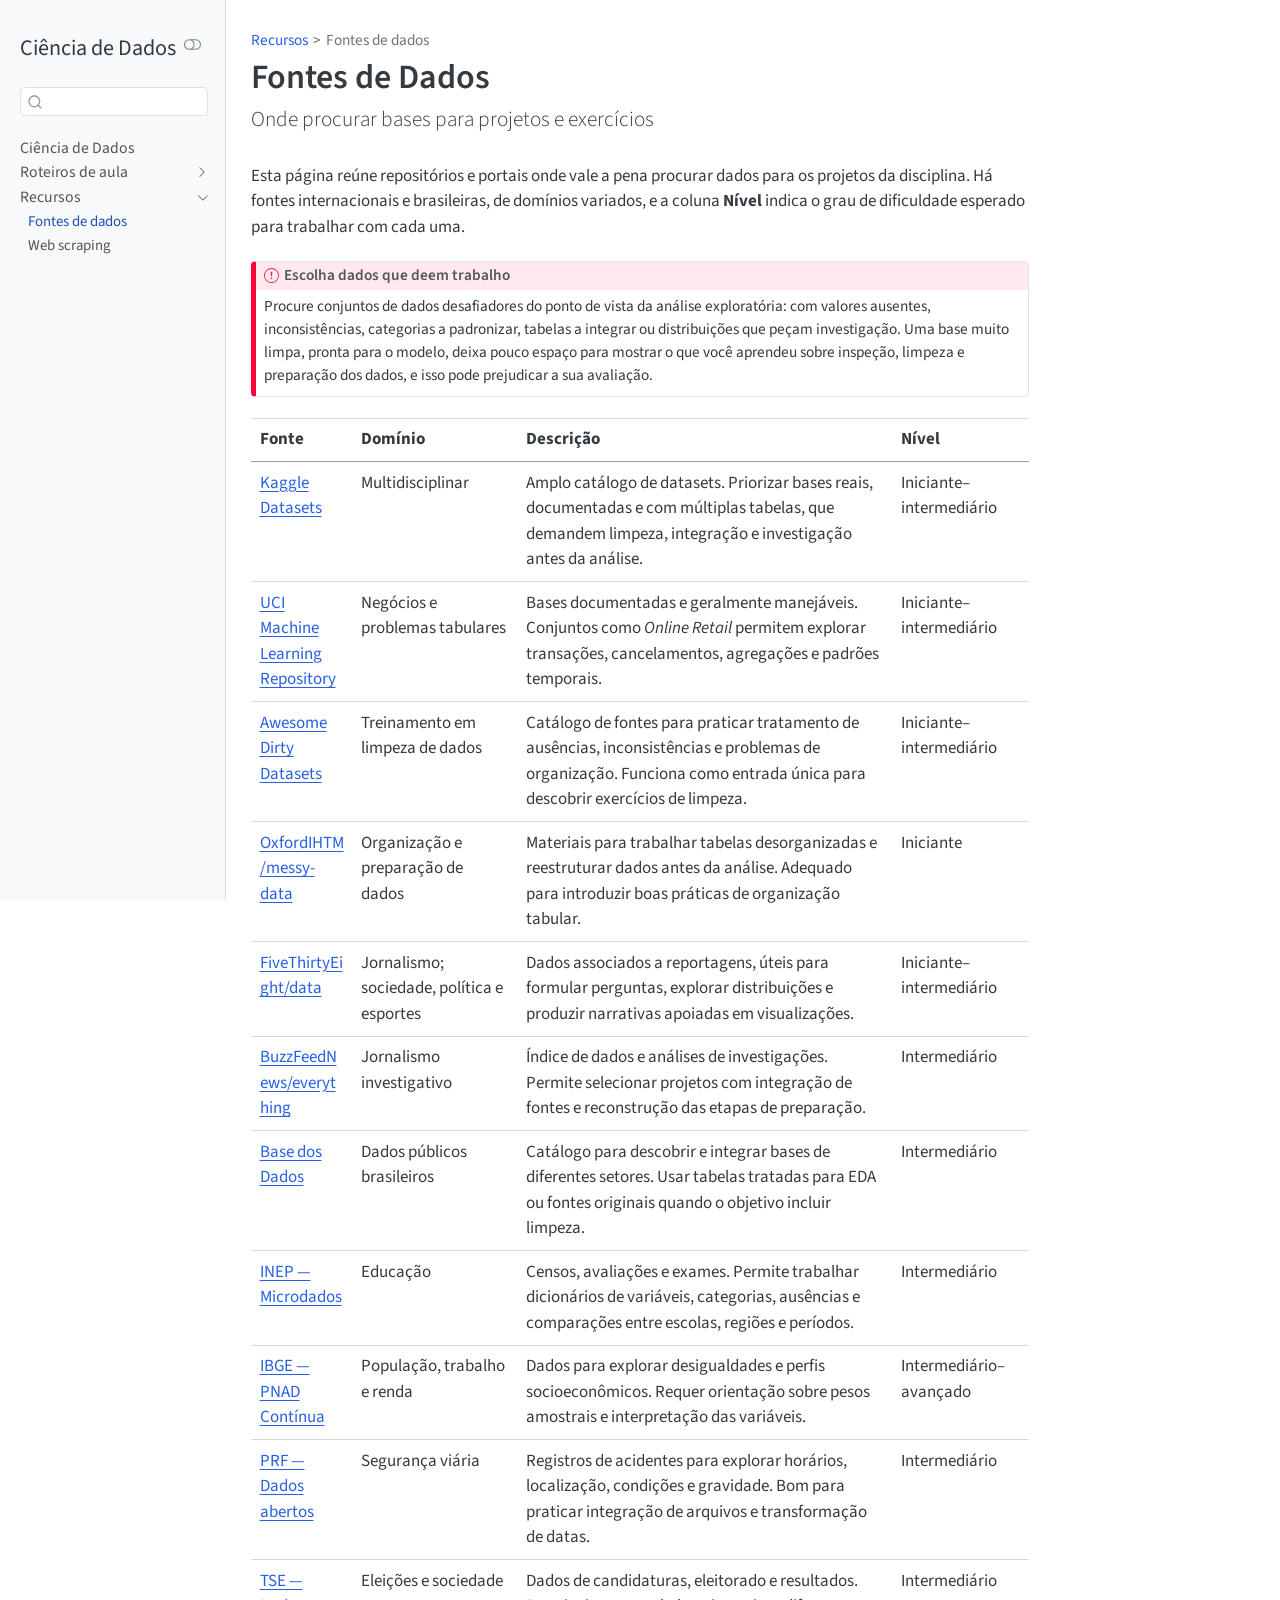
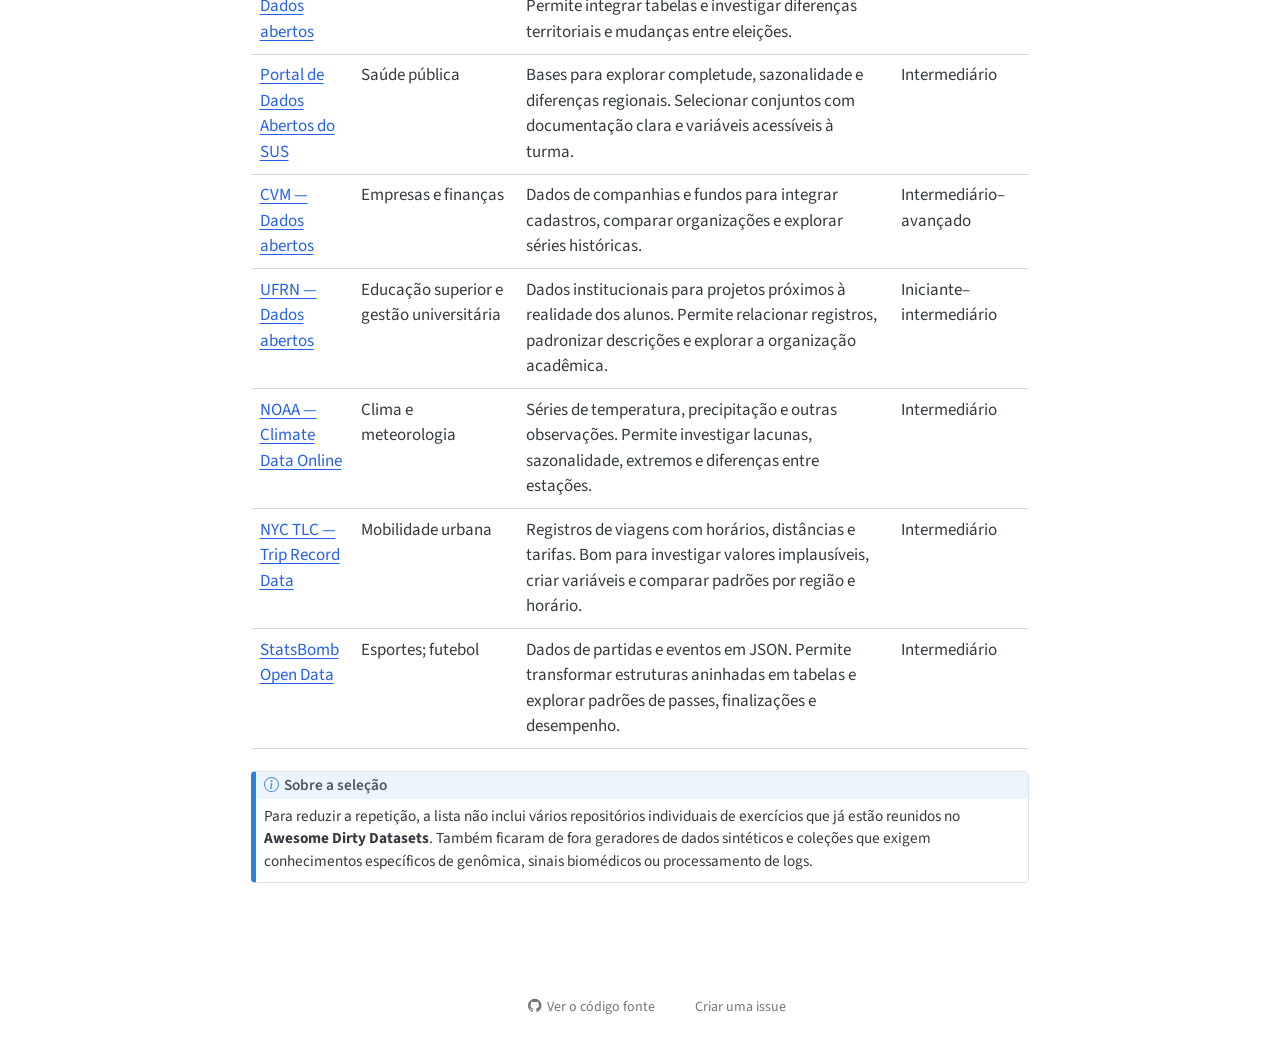
<file: recursos/fontes-de-dados.html>
<!DOCTYPE html>
<html xmlns="http://www.w3.org/1999/xhtml" lang="pt-BR" xml:lang="pt-BR"><head>

<meta charset="utf-8">
<meta name="generator" content="quarto-1.6.40">

<meta name="viewport" content="width=device-width, initial-scale=1.0, user-scalable=yes">


<title>Fontes de Dados – Ciência de Dados</title>
<style>
code{white-space: pre-wrap;}
span.smallcaps{font-variant: small-caps;}
div.columns{display: flex; gap: min(4vw, 1.5em);}
div.column{flex: auto; overflow-x: auto;}
div.hanging-indent{margin-left: 1.5em; text-indent: -1.5em;}
ul.task-list{list-style: none;}
ul.task-list li input[type="checkbox"] {
  width: 0.8em;
  margin: 0 0.8em 0.2em -1em; /* quarto-specific, see https://github.com/quarto-dev/quarto-cli/issues/4556 */ 
  vertical-align: middle;
}
</style>


<script src="../site_libs/quarto-nav/quarto-nav.js"></script>
<script src="../site_libs/quarto-nav/headroom.min.js"></script>
<script src="../site_libs/clipboard/clipboard.min.js"></script>
<script src="../site_libs/quarto-search/autocomplete.umd.js"></script>
<script src="../site_libs/quarto-search/fuse.min.js"></script>
<script src="../site_libs/quarto-search/quarto-search.js"></script>
<meta name="quarto:offset" content="../">
<script src="../site_libs/quarto-html/quarto.js"></script>
<script src="../site_libs/quarto-html/popper.min.js"></script>
<script src="../site_libs/quarto-html/tippy.umd.min.js"></script>
<script src="../site_libs/quarto-html/anchor.min.js"></script>
<link href="../site_libs/quarto-html/tippy.css" rel="stylesheet">
<link href="../site_libs/quarto-html/quarto-syntax-highlighting-549806ee2085284f45b00abea8c6df48.css" rel="stylesheet" class="quarto-color-scheme" id="quarto-text-highlighting-styles">
<link href="../site_libs/quarto-html/quarto-syntax-highlighting-dark-8ea72dc5fed832574809a9c94082fbbb.css" rel="prefetch" class="quarto-color-scheme quarto-color-alternate" id="quarto-text-highlighting-styles">
<script src="../site_libs/bootstrap/bootstrap.min.js"></script>
<link href="../site_libs/bootstrap/bootstrap-icons.css" rel="stylesheet">
<link href="../site_libs/bootstrap/bootstrap-f6e23303f39f4266b41a90194ee6d7de.min.css" rel="stylesheet" append-hash="true" class="quarto-color-scheme" id="quarto-bootstrap" data-mode="light">
<link href="../site_libs/bootstrap/bootstrap-dark-46ebb8e0b7352a860548b3baf97698af.min.css" rel="prefetch" append-hash="true" class="quarto-color-scheme quarto-color-alternate" id="quarto-bootstrap" data-mode="dark">
<script id="quarto-search-options" type="application/json">{
  "location": "sidebar",
  "copy-button": false,
  "collapse-after": 3,
  "panel-placement": "start",
  "type": "textbox",
  "limit": 50,
  "keyboard-shortcut": [
    "f",
    "/",
    "s"
  ],
  "show-item-context": false,
  "language": {
    "search-no-results-text": "Nenhum resultado",
    "search-matching-documents-text": "documentos correspondentes",
    "search-copy-link-title": "Copiar link para a busca",
    "search-hide-matches-text": "Esconder correspondências adicionais",
    "search-more-match-text": "mais correspondência neste documento",
    "search-more-matches-text": "mais correspondências neste documento",
    "search-clear-button-title": "Limpar",
    "search-text-placeholder": "",
    "search-detached-cancel-button-title": "Cancelar",
    "search-submit-button-title": "Enviar",
    "search-label": "Procurar"
  }
}</script>


<link rel="stylesheet" href="../styles.css">
</head>

<body class="nav-sidebar docked">

<div id="quarto-search-results"></div>
  <header id="quarto-header" class="headroom fixed-top">
  <nav class="quarto-secondary-nav">
    <div class="container-fluid d-flex">
      <button type="button" class="quarto-btn-toggle btn" data-bs-toggle="collapse" role="button" data-bs-target=".quarto-sidebar-collapse-item" aria-controls="quarto-sidebar" aria-expanded="false" aria-label="Alternar barra lateral" onclick="if (window.quartoToggleHeadroom) { window.quartoToggleHeadroom(); }">
        <i class="bi bi-layout-text-sidebar-reverse"></i>
      </button>
        <nav class="quarto-page-breadcrumbs" aria-label="breadcrumb"><ol class="breadcrumb"><li class="breadcrumb-item"><a href="../recursos/fontes-de-dados.html">Recursos</a></li><li class="breadcrumb-item"><a href="../recursos/fontes-de-dados.html">Fontes de dados</a></li></ol></nav>
        <a class="flex-grow-1" role="navigation" data-bs-toggle="collapse" data-bs-target=".quarto-sidebar-collapse-item" aria-controls="quarto-sidebar" aria-expanded="false" aria-label="Alternar barra lateral" onclick="if (window.quartoToggleHeadroom) { window.quartoToggleHeadroom(); }">      
        </a>
      <button type="button" class="btn quarto-search-button" aria-label="Procurar" onclick="window.quartoOpenSearch();">
        <i class="bi bi-search"></i>
      </button>
    </div>
  </nav>
</header>
<!-- content -->
<div id="quarto-content" class="quarto-container page-columns page-rows-contents page-layout-article">
<!-- sidebar -->
  <nav id="quarto-sidebar" class="sidebar collapse collapse-horizontal quarto-sidebar-collapse-item sidebar-navigation docked overflow-auto">
    <div class="pt-lg-2 mt-2 text-left sidebar-header">
    <div class="sidebar-title mb-0 py-0">
      <a href="../">Ciência de Dados</a> 
        <div class="sidebar-tools-main">
  <a href="" class="quarto-color-scheme-toggle quarto-navigation-tool  px-1" onclick="window.quartoToggleColorScheme(); return false;" title="Alternar modo escuro"><i class="bi"></i></a>
</div>
    </div>
      </div>
        <div class="mt-2 flex-shrink-0 align-items-center">
        <div class="sidebar-search">
        <div id="quarto-search" class="" title="Procurar"></div>
        </div>
        </div>
    <div class="sidebar-menu-container"> 
    <ul class="list-unstyled mt-1">
        <li class="sidebar-item">
  <div class="sidebar-item-container"> 
  <a href="../index.html" class="sidebar-item-text sidebar-link">
 <span class="menu-text">Ciência de Dados</span></a>
  </div>
</li>
        <li class="sidebar-item sidebar-item-section">
      <div class="sidebar-item-container"> 
            <a class="sidebar-item-text sidebar-link text-start collapsed" data-bs-toggle="collapse" data-bs-target="#quarto-sidebar-section-1" role="navigation" aria-expanded="false">
 <span class="menu-text">Roteiros de aula</span></a>
          <a class="sidebar-item-toggle text-start collapsed" data-bs-toggle="collapse" data-bs-target="#quarto-sidebar-section-1" role="navigation" aria-expanded="false" aria-label="Alternar seção">
            <i class="bi bi-chevron-right ms-2"></i>
          </a> 
      </div>
      <ul id="quarto-sidebar-section-1" class="collapse list-unstyled sidebar-section depth1 ">  
          <li class="sidebar-item">
  <div class="sidebar-item-container"> 
  <a href="../aulas/01-ferramentas-ambiente-versionamento.html" class="sidebar-item-text sidebar-link">
 <span class="menu-text">1. Ferramentas, Ambiente e Versionamento</span></a>
  </div>
</li>
          <li class="sidebar-item">
  <div class="sidebar-item-container"> 
  <a href="../aulas/02-introducao-dados-tabulares.html" class="sidebar-item-text sidebar-link">
 <span class="menu-text">2. Introdução aos Dados Tabulares</span></a>
  </div>
</li>
          <li class="sidebar-item">
  <div class="sidebar-item-container"> 
  <a href="../aulas/03-analise-vendas.html" class="sidebar-item-text sidebar-link">
 <span class="menu-text">3. Análise de Vendas em Python</span></a>
  </div>
</li>
          <li class="sidebar-item">
  <div class="sidebar-item-container"> 
  <a href="../aulas/04-analise-vendas-r.html" class="sidebar-item-text sidebar-link">
 <span class="menu-text">4. Análise de Vendas em R</span></a>
  </div>
</li>
          <li class="sidebar-item">
  <div class="sidebar-item-container"> 
  <a href="../aulas/05-estatistica-descritiva.html" class="sidebar-item-text sidebar-link">
 <span class="menu-text">5. Estatística Descritiva</span></a>
  </div>
</li>
          <li class="sidebar-item">
  <div class="sidebar-item-container"> 
  <a href="../aulas/06-imputacao-normalizacao-dados.html" class="sidebar-item-text sidebar-link">
 <span class="menu-text">6. Imputação e Normalização de Dados</span></a>
  </div>
</li>
          <li class="sidebar-item">
  <div class="sidebar-item-container"> 
  <a href="../aulas/07-inferencia-estatistica.html" class="sidebar-item-text sidebar-link">
 <span class="menu-text">7. Estatística Inferencial</span></a>
  </div>
</li>
          <li class="sidebar-item">
  <div class="sidebar-item-container"> 
  <a href="../aulas/08-testes-parametricos.html" class="sidebar-item-text sidebar-link">
 <span class="menu-text">8. Testes Paramétricos</span></a>
  </div>
</li>
          <li class="sidebar-item">
  <div class="sidebar-item-container"> 
  <a href="../aulas/09-testes-nao-parametricos.html" class="sidebar-item-text sidebar-link">
 <span class="menu-text">9. Testes Não Paramétricos</span></a>
  </div>
</li>
          <li class="sidebar-item">
  <div class="sidebar-item-container"> 
  <a href="../aulas/10-regressao-linear.html" class="sidebar-item-text sidebar-link">
 <span class="menu-text">10. Regressão Linear</span></a>
  </div>
</li>
          <li class="sidebar-item">
  <div class="sidebar-item-container"> 
  <a href="../aulas/11-aprendizado-nao-supervisionado.html" class="sidebar-item-text sidebar-link">
 <span class="menu-text">11. Aprendizado Não Supervisionado</span></a>
  </div>
</li>
      </ul>
  </li>
        <li class="sidebar-item sidebar-item-section">
      <div class="sidebar-item-container"> 
            <a class="sidebar-item-text sidebar-link text-start" data-bs-toggle="collapse" data-bs-target="#quarto-sidebar-section-2" role="navigation" aria-expanded="true">
 <span class="menu-text">Recursos</span></a>
          <a class="sidebar-item-toggle text-start" data-bs-toggle="collapse" data-bs-target="#quarto-sidebar-section-2" role="navigation" aria-expanded="true" aria-label="Alternar seção">
            <i class="bi bi-chevron-right ms-2"></i>
          </a> 
      </div>
      <ul id="quarto-sidebar-section-2" class="collapse list-unstyled sidebar-section depth1 show">  
          <li class="sidebar-item">
  <div class="sidebar-item-container"> 
  <a href="../recursos/fontes-de-dados.html" class="sidebar-item-text sidebar-link active">
 <span class="menu-text">Fontes de dados</span></a>
  </div>
</li>
          <li class="sidebar-item">
  <div class="sidebar-item-container"> 
  <a href="../recursos/web-scraping.html" class="sidebar-item-text sidebar-link">
 <span class="menu-text">Web scraping</span></a>
  </div>
</li>
      </ul>
  </li>
    </ul>
    </div>
</nav>
<div id="quarto-sidebar-glass" class="quarto-sidebar-collapse-item" data-bs-toggle="collapse" data-bs-target=".quarto-sidebar-collapse-item"></div>
<!-- margin-sidebar -->
    <div id="quarto-margin-sidebar" class="sidebar margin-sidebar zindex-bottom">
        
    </div>
<!-- main -->
<main class="content" id="quarto-document-content">

<header id="title-block-header" class="quarto-title-block default"><nav class="quarto-page-breadcrumbs quarto-title-breadcrumbs d-none d-lg-block" aria-label="breadcrumb"><ol class="breadcrumb"><li class="breadcrumb-item"><a href="../recursos/fontes-de-dados.html">Recursos</a></li><li class="breadcrumb-item"><a href="../recursos/fontes-de-dados.html">Fontes de dados</a></li></ol></nav>
<div class="quarto-title">
<h1 class="title">Fontes de Dados</h1>
<p class="subtitle lead">Onde procurar bases para projetos e exercícios</p>
</div>



<div class="quarto-title-meta">

    
  
    
  </div>
  


</header>


<p>Esta página reúne repositórios e portais onde vale a pena procurar dados para os projetos da disciplina. Há fontes internacionais e brasileiras, de domínios variados, e a coluna <strong>Nível</strong> indica o grau de dificuldade esperado para trabalhar com cada uma.</p>
<div class="callout callout-style-default callout-important callout-titled">
<div class="callout-header d-flex align-content-center">
<div class="callout-icon-container">
<i class="callout-icon"></i>
</div>
<div class="callout-title-container flex-fill">
Escolha dados que deem trabalho
</div>
</div>
<div class="callout-body-container callout-body">
<p>Procure conjuntos de dados desafiadores do ponto de vista da análise exploratória: com valores ausentes, inconsistências, categorias a padronizar, tabelas a integrar ou distribuições que peçam investigação. Uma base muito limpa, pronta para o modelo, deixa pouco espaço para mostrar o que você aprendeu sobre inspeção, limpeza e preparação dos dados, e isso pode prejudicar a sua avaliação.</p>
</div>
</div>
<table class="caption-top table">
<thead>
<tr class="header">
<th>Fonte</th>
<th>Domínio</th>
<th>Descrição</th>
<th>Nível</th>
</tr>
</thead>
<tbody>
<tr class="odd">
<td><a href="https://www.kaggle.com/datasets">Kaggle Datasets</a></td>
<td>Multidisciplinar</td>
<td>Amplo catálogo de datasets. Priorizar bases reais, documentadas e com múltiplas tabelas, que demandem limpeza, integração e investigação antes da análise.</td>
<td>Iniciante–intermediário</td>
</tr>
<tr class="even">
<td><a href="https://archive.ics.uci.edu/">UCI Machine Learning Repository</a></td>
<td>Negócios e problemas tabulares</td>
<td>Bases documentadas e geralmente manejáveis. Conjuntos como <em>Online Retail</em> permitem explorar transações, cancelamentos, agregações e padrões temporais.</td>
<td>Iniciante–intermediário</td>
</tr>
<tr class="odd">
<td><a href="https://github.com/gpenessot/awesome-dirty-datasets">Awesome Dirty Datasets</a></td>
<td>Treinamento em limpeza de dados</td>
<td>Catálogo de fontes para praticar tratamento de ausências, inconsistências e problemas de organização. Funciona como entrada única para descobrir exercícios de limpeza.</td>
<td>Iniciante–intermediário</td>
</tr>
<tr class="even">
<td><a href="https://github.com/OxfordIHTM/messy-data">OxfordIHTM/messy-data</a></td>
<td>Organização e preparação de dados</td>
<td>Materiais para trabalhar tabelas desorganizadas e reestruturar dados antes da análise. Adequado para introduzir boas práticas de organização tabular.</td>
<td>Iniciante</td>
</tr>
<tr class="odd">
<td><a href="https://github.com/fivethirtyeight/data">FiveThirtyEight/data</a></td>
<td>Jornalismo; sociedade, política e esportes</td>
<td>Dados associados a reportagens, úteis para formular perguntas, explorar distribuições e produzir narrativas apoiadas em visualizações.</td>
<td>Iniciante–intermediário</td>
</tr>
<tr class="even">
<td><a href="https://github.com/BuzzFeedNews/everything">BuzzFeedNews/everything</a></td>
<td>Jornalismo investigativo</td>
<td>Índice de dados e análises de investigações. Permite selecionar projetos com integração de fontes e reconstrução das etapas de preparação.</td>
<td>Intermediário</td>
</tr>
<tr class="odd">
<td><a href="https://basedosdados.org/">Base dos Dados</a></td>
<td>Dados públicos brasileiros</td>
<td>Catálogo para descobrir e integrar bases de diferentes setores. Usar tabelas tratadas para EDA ou fontes originais quando o objetivo incluir limpeza.</td>
<td>Intermediário</td>
</tr>
<tr class="even">
<td><a href="https://www.gov.br/inep/pt-br/acesso-a-informacao/dados-abertos/microdados">INEP — Microdados</a></td>
<td>Educação</td>
<td>Censos, avaliações e exames. Permite trabalhar dicionários de variáveis, categorias, ausências e comparações entre escolas, regiões e períodos.</td>
<td>Intermediário</td>
</tr>
<tr class="odd">
<td><a href="https://www.ibge.gov.br/estatisticas/sociais/trabalho/9173-pesquisa-nacional-por-amostra-de-domicilios-continua-trimestral.html">IBGE — PNAD Contínua</a></td>
<td>População, trabalho e renda</td>
<td>Dados para explorar desigualdades e perfis socioeconômicos. Requer orientação sobre pesos amostrais e interpretação das variáveis.</td>
<td>Intermediário–avançado</td>
</tr>
<tr class="even">
<td><a href="https://www.gov.br/prf/pt-br/acesso-a-informacao/dados-abertos/dados-abertos">PRF — Dados abertos</a></td>
<td>Segurança viária</td>
<td>Registros de acidentes para explorar horários, localização, condições e gravidade. Bom para praticar integração de arquivos e transformação de datas.</td>
<td>Intermediário</td>
</tr>
<tr class="odd">
<td><a href="https://dadosabertos.tse.jus.br/">TSE — Dados abertos</a></td>
<td>Eleições e sociedade</td>
<td>Dados de candidaturas, eleitorado e resultados. Permite integrar tabelas e investigar diferenças territoriais e mudanças entre eleições.</td>
<td>Intermediário</td>
</tr>
<tr class="even">
<td><a href="https://dadosabertos.saude.gov.br/">Portal de Dados Abertos do SUS</a></td>
<td>Saúde pública</td>
<td>Bases para explorar completude, sazonalidade e diferenças regionais. Selecionar conjuntos com documentação clara e variáveis acessíveis à turma.</td>
<td>Intermediário</td>
</tr>
<tr class="odd">
<td><a href="https://dados.cvm.gov.br/">CVM — Dados abertos</a></td>
<td>Empresas e finanças</td>
<td>Dados de companhias e fundos para integrar cadastros, comparar organizações e explorar séries históricas.</td>
<td>Intermediário–avançado</td>
</tr>
<tr class="even">
<td><a href="https://dados.ufrn.br/">UFRN — Dados abertos</a></td>
<td>Educação superior e gestão universitária</td>
<td>Dados institucionais para projetos próximos à realidade dos alunos. Permite relacionar registros, padronizar descrições e explorar a organização acadêmica.</td>
<td>Iniciante–intermediário</td>
</tr>
<tr class="odd">
<td><a href="https://www.ncei.noaa.gov/cdo-web/">NOAA — Climate Data Online</a></td>
<td>Clima e meteorologia</td>
<td>Séries de temperatura, precipitação e outras observações. Permite investigar lacunas, sazonalidade, extremos e diferenças entre estações.</td>
<td>Intermediário</td>
</tr>
<tr class="even">
<td><a href="https://www.nyc.gov/site/tlc/about/tlc-trip-record-data.page">NYC TLC — Trip Record Data</a></td>
<td>Mobilidade urbana</td>
<td>Registros de viagens com horários, distâncias e tarifas. Bom para investigar valores implausíveis, criar variáveis e comparar padrões por região e horário.</td>
<td>Intermediário</td>
</tr>
<tr class="odd">
<td><a href="https://github.com/hudl/open-data">StatsBomb Open Data</a></td>
<td>Esportes; futebol</td>
<td>Dados de partidas e eventos em JSON. Permite transformar estruturas aninhadas em tabelas e explorar padrões de passes, finalizações e desempenho.</td>
<td>Intermediário</td>
</tr>
</tbody>
</table>
<div class="callout callout-style-default callout-note callout-titled">
<div class="callout-header d-flex align-content-center">
<div class="callout-icon-container">
<i class="callout-icon"></i>
</div>
<div class="callout-title-container flex-fill">
Sobre a seleção
</div>
</div>
<div class="callout-body-container callout-body">
<p>Para reduzir a repetição, a lista não inclui vários repositórios individuais de exercícios que já estão reunidos no <strong>Awesome Dirty Datasets</strong>. Também ficaram de fora geradores de dados sintéticos e coleções que exigem conhecimentos específicos de genômica, sinais biomédicos ou processamento de logs.</p>
</div>
</div>



</main> <!-- /main -->
<script id="quarto-html-after-body" type="application/javascript">
window.document.addEventListener("DOMContentLoaded", function (event) {
  const toggleBodyColorMode = (bsSheetEl) => {
    const mode = bsSheetEl.getAttribute("data-mode");
    const bodyEl = window.document.querySelector("body");
    if (mode === "dark") {
      bodyEl.classList.add("quarto-dark");
      bodyEl.classList.remove("quarto-light");
    } else {
      bodyEl.classList.add("quarto-light");
      bodyEl.classList.remove("quarto-dark");
    }
  }
  const toggleBodyColorPrimary = () => {
    const bsSheetEl = window.document.querySelector("link#quarto-bootstrap");
    if (bsSheetEl) {
      toggleBodyColorMode(bsSheetEl);
    }
  }
  toggleBodyColorPrimary();  
  const disableStylesheet = (stylesheets) => {
    for (let i=0; i < stylesheets.length; i++) {
      const stylesheet = stylesheets[i];
      stylesheet.rel = 'prefetch';
    }
  }
  const enableStylesheet = (stylesheets) => {
    for (let i=0; i < stylesheets.length; i++) {
      const stylesheet = stylesheets[i];
      stylesheet.rel = 'stylesheet';
    }
  }
  const manageTransitions = (selector, allowTransitions) => {
    const els = window.document.querySelectorAll(selector);
    for (let i=0; i < els.length; i++) {
      const el = els[i];
      if (allowTransitions) {
        el.classList.remove('notransition');
      } else {
        el.classList.add('notransition');
      }
    }
  }
  const toggleGiscusIfUsed = (isAlternate, darkModeDefault) => {
    const baseTheme = document.querySelector('#giscus-base-theme')?.value ?? 'light';
    const alternateTheme = document.querySelector('#giscus-alt-theme')?.value ?? 'dark';
    let newTheme = '';
    if(darkModeDefault) {
      newTheme = isAlternate ? baseTheme : alternateTheme;
    } else {
      newTheme = isAlternate ? alternateTheme : baseTheme;
    }
    const changeGiscusTheme = () => {
      // From: https://github.com/giscus/giscus/issues/336
      const sendMessage = (message) => {
        const iframe = document.querySelector('iframe.giscus-frame');
        if (!iframe) return;
        iframe.contentWindow.postMessage({ giscus: message }, 'https://giscus.app');
      }
      sendMessage({
        setConfig: {
          theme: newTheme
        }
      });
    }
    const isGiscussLoaded = window.document.querySelector('iframe.giscus-frame') !== null;
    if (isGiscussLoaded) {
      changeGiscusTheme();
    }
  }
  const toggleColorMode = (alternate) => {
    // Switch the stylesheets
    const alternateStylesheets = window.document.querySelectorAll('link.quarto-color-scheme.quarto-color-alternate');
    manageTransitions('#quarto-margin-sidebar .nav-link', false);
    if (alternate) {
      enableStylesheet(alternateStylesheets);
      for (const sheetNode of alternateStylesheets) {
        if (sheetNode.id === "quarto-bootstrap") {
          toggleBodyColorMode(sheetNode);
        }
      }
    } else {
      disableStylesheet(alternateStylesheets);
      toggleBodyColorPrimary();
    }
    manageTransitions('#quarto-margin-sidebar .nav-link', true);
    // Switch the toggles
    const toggles = window.document.querySelectorAll('.quarto-color-scheme-toggle');
    for (let i=0; i < toggles.length; i++) {
      const toggle = toggles[i];
      if (toggle) {
        if (alternate) {
          toggle.classList.add("alternate");     
        } else {
          toggle.classList.remove("alternate");
        }
      }
    }
    // Hack to workaround the fact that safari doesn't
    // properly recolor the scrollbar when toggling (#1455)
    if (navigator.userAgent.indexOf('Safari') > 0 && navigator.userAgent.indexOf('Chrome') == -1) {
      manageTransitions("body", false);
      window.scrollTo(0, 1);
      setTimeout(() => {
        window.scrollTo(0, 0);
        manageTransitions("body", true);
      }, 40);  
    }
  }
  const isFileUrl = () => { 
    return window.location.protocol === 'file:';
  }
  const hasAlternateSentinel = () => {  
    let styleSentinel = getColorSchemeSentinel();
    if (styleSentinel !== null) {
      return styleSentinel === "alternate";
    } else {
      return false;
    }
  }
  const setStyleSentinel = (alternate) => {
    const value = alternate ? "alternate" : "default";
    if (!isFileUrl()) {
      window.localStorage.setItem("quarto-color-scheme", value);
    } else {
      localAlternateSentinel = value;
    }
  }
  const getColorSchemeSentinel = () => {
    if (!isFileUrl()) {
      const storageValue = window.localStorage.getItem("quarto-color-scheme");
      return storageValue != null ? storageValue : localAlternateSentinel;
    } else {
      return localAlternateSentinel;
    }
  }
  const darkModeDefault = false;
  let localAlternateSentinel = darkModeDefault ? 'alternate' : 'default';
  // Dark / light mode switch
  window.quartoToggleColorScheme = () => {
    // Read the current dark / light value 
    let toAlternate = !hasAlternateSentinel();
    toggleColorMode(toAlternate);
    setStyleSentinel(toAlternate);
    toggleGiscusIfUsed(toAlternate, darkModeDefault);
  };
  // Ensure there is a toggle, if there isn't float one in the top right
  if (window.document.querySelector('.quarto-color-scheme-toggle') === null) {
    const a = window.document.createElement('a');
    a.classList.add('top-right');
    a.classList.add('quarto-color-scheme-toggle');
    a.href = "";
    a.onclick = function() { try { window.quartoToggleColorScheme(); } catch {} return false; };
    const i = window.document.createElement("i");
    i.classList.add('bi');
    a.appendChild(i);
    window.document.body.appendChild(a);
  }
  // Switch to dark mode if need be
  if (hasAlternateSentinel()) {
    toggleColorMode(true);
  } else {
    toggleColorMode(false);
  }
  const icon = "";
  const anchorJS = new window.AnchorJS();
  anchorJS.options = {
    placement: 'right',
    icon: icon
  };
  anchorJS.add('.anchored');
  const isCodeAnnotation = (el) => {
    for (const clz of el.classList) {
      if (clz.startsWith('code-annotation-')) {                     
        return true;
      }
    }
    return false;
  }
  const onCopySuccess = function(e) {
    // button target
    const button = e.trigger;
    // don't keep focus
    button.blur();
    // flash "checked"
    button.classList.add('code-copy-button-checked');
    var currentTitle = button.getAttribute("title");
    button.setAttribute("title", "Copiada");
    let tooltip;
    if (window.bootstrap) {
      button.setAttribute("data-bs-toggle", "tooltip");
      button.setAttribute("data-bs-placement", "left");
      button.setAttribute("data-bs-title", "Copiada");
      tooltip = new bootstrap.Tooltip(button, 
        { trigger: "manual", 
          customClass: "code-copy-button-tooltip",
          offset: [0, -8]});
      tooltip.show();    
    }
    setTimeout(function() {
      if (tooltip) {
        tooltip.hide();
        button.removeAttribute("data-bs-title");
        button.removeAttribute("data-bs-toggle");
        button.removeAttribute("data-bs-placement");
      }
      button.setAttribute("title", currentTitle);
      button.classList.remove('code-copy-button-checked');
    }, 1000);
    // clear code selection
    e.clearSelection();
  }
  const getTextToCopy = function(trigger) {
      const codeEl = trigger.previousElementSibling.cloneNode(true);
      for (const childEl of codeEl.children) {
        if (isCodeAnnotation(childEl)) {
          childEl.remove();
        }
      }
      return codeEl.innerText;
  }
  const clipboard = new window.ClipboardJS('.code-copy-button:not([data-in-quarto-modal])', {
    text: getTextToCopy
  });
  clipboard.on('success', onCopySuccess);
  if (window.document.getElementById('quarto-embedded-source-code-modal')) {
    const clipboardModal = new window.ClipboardJS('.code-copy-button[data-in-quarto-modal]', {
      text: getTextToCopy,
      container: window.document.getElementById('quarto-embedded-source-code-modal')
    });
    clipboardModal.on('success', onCopySuccess);
  }
    var localhostRegex = new RegExp(/^(?:http|https):\/\/localhost\:?[0-9]*\//);
    var mailtoRegex = new RegExp(/^mailto:/);
      var filterRegex = new RegExp("https:\/\/oandrefonseca\.github\.io\/data-science\/");
    var isInternal = (href) => {
        return filterRegex.test(href) || localhostRegex.test(href) || mailtoRegex.test(href);
    }
    // Inspect non-navigation links and adorn them if external
 	var links = window.document.querySelectorAll('a[href]:not(.nav-link):not(.navbar-brand):not(.toc-action):not(.sidebar-link):not(.sidebar-item-toggle):not(.pagination-link):not(.no-external):not([aria-hidden]):not(.dropdown-item):not(.quarto-navigation-tool):not(.about-link)');
    for (var i=0; i<links.length; i++) {
      const link = links[i];
      if (!isInternal(link.href)) {
        // undo the damage that might have been done by quarto-nav.js in the case of
        // links that we want to consider external
        if (link.dataset.originalHref !== undefined) {
          link.href = link.dataset.originalHref;
        }
          // target, if specified
          link.setAttribute("target", "_blank");
          if (link.getAttribute("rel") === null) {
            link.setAttribute("rel", "noopener");
          }
      }
    }
  function tippyHover(el, contentFn, onTriggerFn, onUntriggerFn) {
    const config = {
      allowHTML: true,
      maxWidth: 500,
      delay: 100,
      arrow: false,
      appendTo: function(el) {
          return el.parentElement;
      },
      interactive: true,
      interactiveBorder: 10,
      theme: 'quarto',
      placement: 'bottom-start',
    };
    if (contentFn) {
      config.content = contentFn;
    }
    if (onTriggerFn) {
      config.onTrigger = onTriggerFn;
    }
    if (onUntriggerFn) {
      config.onUntrigger = onUntriggerFn;
    }
    window.tippy(el, config); 
  }
  const noterefs = window.document.querySelectorAll('a[role="doc-noteref"]');
  for (var i=0; i<noterefs.length; i++) {
    const ref = noterefs[i];
    tippyHover(ref, function() {
      // use id or data attribute instead here
      let href = ref.getAttribute('data-footnote-href') || ref.getAttribute('href');
      try { href = new URL(href).hash; } catch {}
      const id = href.replace(/^#\/?/, "");
      const note = window.document.getElementById(id);
      if (note) {
        return note.innerHTML;
      } else {
        return "";
      }
    });
  }
  const xrefs = window.document.querySelectorAll('a.quarto-xref');
  const processXRef = (id, note) => {
    // Strip column container classes
    const stripColumnClz = (el) => {
      el.classList.remove("page-full", "page-columns");
      if (el.children) {
        for (const child of el.children) {
          stripColumnClz(child);
        }
      }
    }
    stripColumnClz(note)
    if (id === null || id.startsWith('sec-')) {
      // Special case sections, only their first couple elements
      const container = document.createElement("div");
      if (note.children && note.children.length > 2) {
        container.appendChild(note.children[0].cloneNode(true));
        for (let i = 1; i < note.children.length; i++) {
          const child = note.children[i];
          if (child.tagName === "P" && child.innerText === "") {
            continue;
          } else {
            container.appendChild(child.cloneNode(true));
            break;
          }
        }
        if (window.Quarto?.typesetMath) {
          window.Quarto.typesetMath(container);
        }
        return container.innerHTML
      } else {
        if (window.Quarto?.typesetMath) {
          window.Quarto.typesetMath(note);
        }
        return note.innerHTML;
      }
    } else {
      // Remove any anchor links if they are present
      const anchorLink = note.querySelector('a.anchorjs-link');
      if (anchorLink) {
        anchorLink.remove();
      }
      if (window.Quarto?.typesetMath) {
        window.Quarto.typesetMath(note);
      }
      if (note.classList.contains("callout")) {
        return note.outerHTML;
      } else {
        return note.innerHTML;
      }
    }
  }
  for (var i=0; i<xrefs.length; i++) {
    const xref = xrefs[i];
    tippyHover(xref, undefined, function(instance) {
      instance.disable();
      let url = xref.getAttribute('href');
      let hash = undefined; 
      if (url.startsWith('#')) {
        hash = url;
      } else {
        try { hash = new URL(url).hash; } catch {}
      }
      if (hash) {
        const id = hash.replace(/^#\/?/, "");
        const note = window.document.getElementById(id);
        if (note !== null) {
          try {
            const html = processXRef(id, note.cloneNode(true));
            instance.setContent(html);
          } finally {
            instance.enable();
            instance.show();
          }
        } else {
          // See if we can fetch this
          fetch(url.split('#')[0])
          .then(res => res.text())
          .then(html => {
            const parser = new DOMParser();
            const htmlDoc = parser.parseFromString(html, "text/html");
            const note = htmlDoc.getElementById(id);
            if (note !== null) {
              const html = processXRef(id, note);
              instance.setContent(html);
            } 
          }).finally(() => {
            instance.enable();
            instance.show();
          });
        }
      } else {
        // See if we can fetch a full url (with no hash to target)
        // This is a special case and we should probably do some content thinning / targeting
        fetch(url)
        .then(res => res.text())
        .then(html => {
          const parser = new DOMParser();
          const htmlDoc = parser.parseFromString(html, "text/html");
          const note = htmlDoc.querySelector('main.content');
          if (note !== null) {
            // This should only happen for chapter cross references
            // (since there is no id in the URL)
            // remove the first header
            if (note.children.length > 0 && note.children[0].tagName === "HEADER") {
              note.children[0].remove();
            }
            const html = processXRef(null, note);
            instance.setContent(html);
          } 
        }).finally(() => {
          instance.enable();
          instance.show();
        });
      }
    }, function(instance) {
    });
  }
      let selectedAnnoteEl;
      const selectorForAnnotation = ( cell, annotation) => {
        let cellAttr = 'data-code-cell="' + cell + '"';
        let lineAttr = 'data-code-annotation="' +  annotation + '"';
        const selector = 'span[' + cellAttr + '][' + lineAttr + ']';
        return selector;
      }
      const selectCodeLines = (annoteEl) => {
        const doc = window.document;
        const targetCell = annoteEl.getAttribute("data-target-cell");
        const targetAnnotation = annoteEl.getAttribute("data-target-annotation");
        const annoteSpan = window.document.querySelector(selectorForAnnotation(targetCell, targetAnnotation));
        const lines = annoteSpan.getAttribute("data-code-lines").split(",");
        const lineIds = lines.map((line) => {
          return targetCell + "-" + line;
        })
        let top = null;
        let height = null;
        let parent = null;
        if (lineIds.length > 0) {
            //compute the position of the single el (top and bottom and make a div)
            const el = window.document.getElementById(lineIds[0]);
            top = el.offsetTop;
            height = el.offsetHeight;
            parent = el.parentElement.parentElement;
          if (lineIds.length > 1) {
            const lastEl = window.document.getElementById(lineIds[lineIds.length - 1]);
            const bottom = lastEl.offsetTop + lastEl.offsetHeight;
            height = bottom - top;
          }
          if (top !== null && height !== null && parent !== null) {
            // cook up a div (if necessary) and position it 
            let div = window.document.getElementById("code-annotation-line-highlight");
            if (div === null) {
              div = window.document.createElement("div");
              div.setAttribute("id", "code-annotation-line-highlight");
              div.style.position = 'absolute';
              parent.appendChild(div);
            }
            div.style.top = top - 2 + "px";
            div.style.height = height + 4 + "px";
            div.style.left = 0;
            let gutterDiv = window.document.getElementById("code-annotation-line-highlight-gutter");
            if (gutterDiv === null) {
              gutterDiv = window.document.createElement("div");
              gutterDiv.setAttribute("id", "code-annotation-line-highlight-gutter");
              gutterDiv.style.position = 'absolute';
              const codeCell = window.document.getElementById(targetCell);
              const gutter = codeCell.querySelector('.code-annotation-gutter');
              gutter.appendChild(gutterDiv);
            }
            gutterDiv.style.top = top - 2 + "px";
            gutterDiv.style.height = height + 4 + "px";
          }
          selectedAnnoteEl = annoteEl;
        }
      };
      const unselectCodeLines = () => {
        const elementsIds = ["code-annotation-line-highlight", "code-annotation-line-highlight-gutter"];
        elementsIds.forEach((elId) => {
          const div = window.document.getElementById(elId);
          if (div) {
            div.remove();
          }
        });
        selectedAnnoteEl = undefined;
      };
        // Handle positioning of the toggle
    window.addEventListener(
      "resize",
      throttle(() => {
        elRect = undefined;
        if (selectedAnnoteEl) {
          selectCodeLines(selectedAnnoteEl);
        }
      }, 10)
    );
    function throttle(fn, ms) {
    let throttle = false;
    let timer;
      return (...args) => {
        if(!throttle) { // first call gets through
            fn.apply(this, args);
            throttle = true;
        } else { // all the others get throttled
            if(timer) clearTimeout(timer); // cancel #2
            timer = setTimeout(() => {
              fn.apply(this, args);
              timer = throttle = false;
            }, ms);
        }
      };
    }
      // Attach click handler to the DT
      const annoteDls = window.document.querySelectorAll('dt[data-target-cell]');
      for (const annoteDlNode of annoteDls) {
        annoteDlNode.addEventListener('click', (event) => {
          const clickedEl = event.target;
          if (clickedEl !== selectedAnnoteEl) {
            unselectCodeLines();
            const activeEl = window.document.querySelector('dt[data-target-cell].code-annotation-active');
            if (activeEl) {
              activeEl.classList.remove('code-annotation-active');
            }
            selectCodeLines(clickedEl);
            clickedEl.classList.add('code-annotation-active');
          } else {
            // Unselect the line
            unselectCodeLines();
            clickedEl.classList.remove('code-annotation-active');
          }
        });
      }
  const findCites = (el) => {
    const parentEl = el.parentElement;
    if (parentEl) {
      const cites = parentEl.dataset.cites;
      if (cites) {
        return {
          el,
          cites: cites.split(' ')
        };
      } else {
        return findCites(el.parentElement)
      }
    } else {
      return undefined;
    }
  };
  var bibliorefs = window.document.querySelectorAll('a[role="doc-biblioref"]');
  for (var i=0; i<bibliorefs.length; i++) {
    const ref = bibliorefs[i];
    const citeInfo = findCites(ref);
    if (citeInfo) {
      tippyHover(citeInfo.el, function() {
        var popup = window.document.createElement('div');
        citeInfo.cites.forEach(function(cite) {
          var citeDiv = window.document.createElement('div');
          citeDiv.classList.add('hanging-indent');
          citeDiv.classList.add('csl-entry');
          var biblioDiv = window.document.getElementById('ref-' + cite);
          if (biblioDiv) {
            citeDiv.innerHTML = biblioDiv.innerHTML;
          }
          popup.appendChild(citeDiv);
        });
        return popup.innerHTML;
      });
    }
  }
});
</script>
</div> <!-- /content -->




<footer class="footer"><div class="nav-footer"><div class="nav-footer-center"><div class="toc-actions"><ul><li><a href="https://github.com/oandrefonseca/data-science/blob/main/recursos/fontes-de-dados.qmd" class="toc-action"><i class="bi bi-github"></i>Ver o código fonte</a></li><li><a href="https://github.com/oandrefonseca/data-science/issues/new" class="toc-action"><i class="bi empty"></i>Criar uma issue</a></li></ul></div></div></div></footer></body></html>
</file>
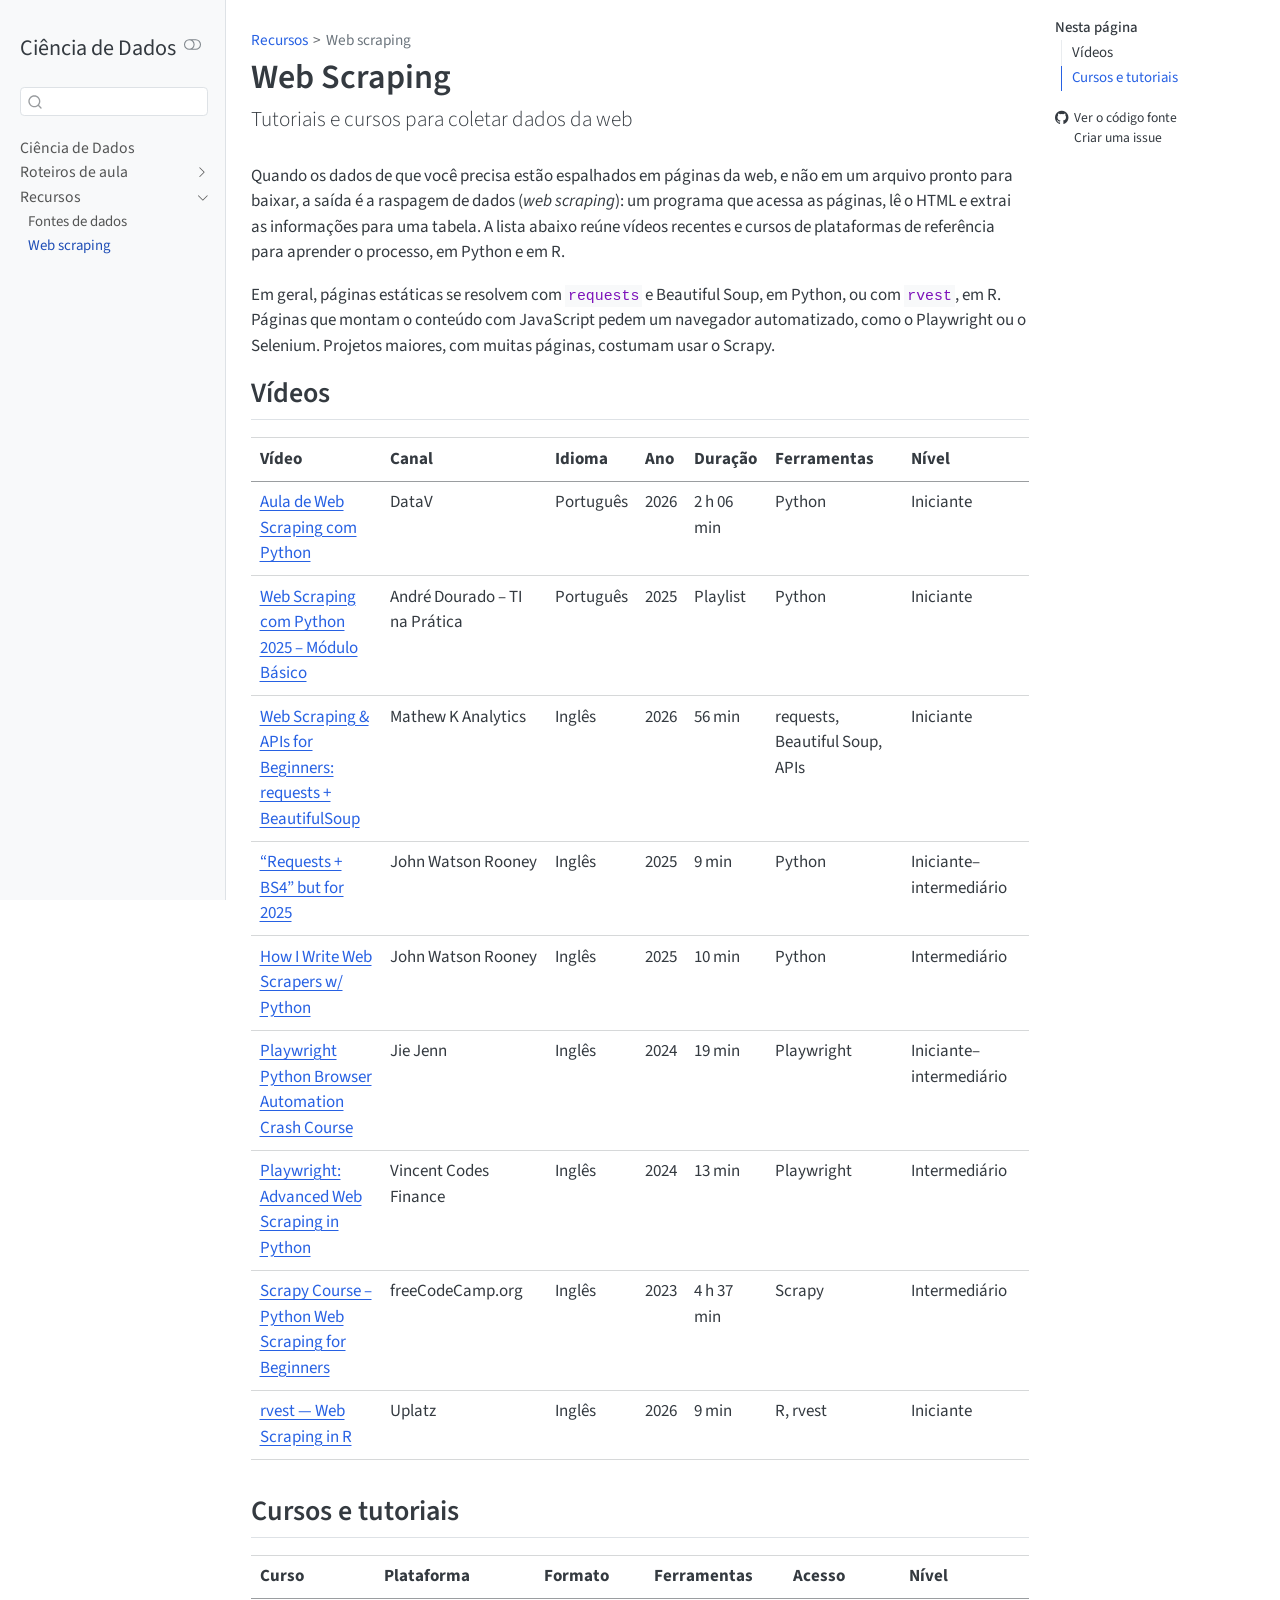
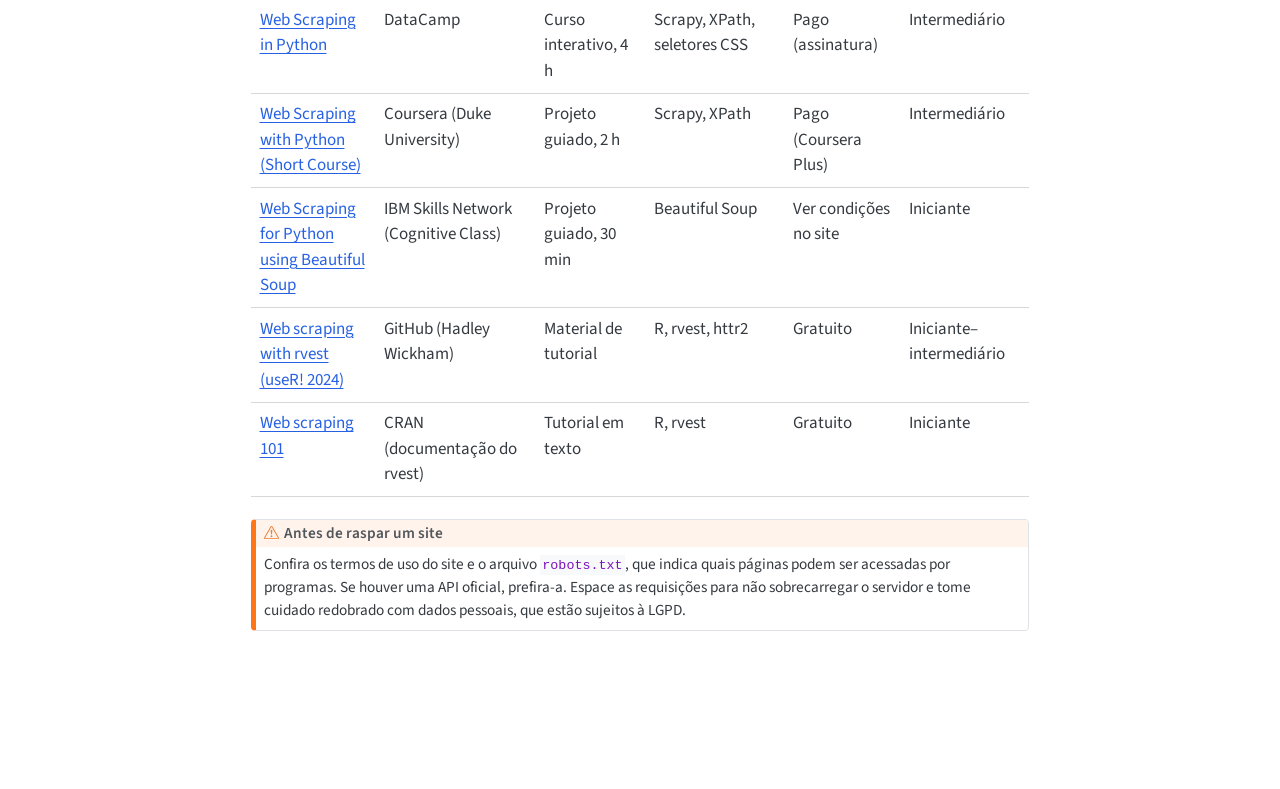
<file: recursos/web-scraping.html>
<!DOCTYPE html>
<html xmlns="http://www.w3.org/1999/xhtml" lang="pt-BR" xml:lang="pt-BR"><head>

<meta charset="utf-8">
<meta name="generator" content="quarto-1.6.40">

<meta name="viewport" content="width=device-width, initial-scale=1.0, user-scalable=yes">


<title>Web Scraping – Ciência de Dados</title>
<style>
code{white-space: pre-wrap;}
span.smallcaps{font-variant: small-caps;}
div.columns{display: flex; gap: min(4vw, 1.5em);}
div.column{flex: auto; overflow-x: auto;}
div.hanging-indent{margin-left: 1.5em; text-indent: -1.5em;}
ul.task-list{list-style: none;}
ul.task-list li input[type="checkbox"] {
  width: 0.8em;
  margin: 0 0.8em 0.2em -1em; /* quarto-specific, see https://github.com/quarto-dev/quarto-cli/issues/4556 */ 
  vertical-align: middle;
}
</style>


<script src="../site_libs/quarto-nav/quarto-nav.js"></script>
<script src="../site_libs/quarto-nav/headroom.min.js"></script>
<script src="../site_libs/clipboard/clipboard.min.js"></script>
<script src="../site_libs/quarto-search/autocomplete.umd.js"></script>
<script src="../site_libs/quarto-search/fuse.min.js"></script>
<script src="../site_libs/quarto-search/quarto-search.js"></script>
<meta name="quarto:offset" content="../">
<script src="../site_libs/quarto-html/quarto.js"></script>
<script src="../site_libs/quarto-html/popper.min.js"></script>
<script src="../site_libs/quarto-html/tippy.umd.min.js"></script>
<script src="../site_libs/quarto-html/anchor.min.js"></script>
<link href="../site_libs/quarto-html/tippy.css" rel="stylesheet">
<link href="../site_libs/quarto-html/quarto-syntax-highlighting-549806ee2085284f45b00abea8c6df48.css" rel="stylesheet" class="quarto-color-scheme" id="quarto-text-highlighting-styles">
<link href="../site_libs/quarto-html/quarto-syntax-highlighting-dark-8ea72dc5fed832574809a9c94082fbbb.css" rel="prefetch" class="quarto-color-scheme quarto-color-alternate" id="quarto-text-highlighting-styles">
<script src="../site_libs/bootstrap/bootstrap.min.js"></script>
<link href="../site_libs/bootstrap/bootstrap-icons.css" rel="stylesheet">
<link href="../site_libs/bootstrap/bootstrap-f6e23303f39f4266b41a90194ee6d7de.min.css" rel="stylesheet" append-hash="true" class="quarto-color-scheme" id="quarto-bootstrap" data-mode="light">
<link href="../site_libs/bootstrap/bootstrap-dark-46ebb8e0b7352a860548b3baf97698af.min.css" rel="prefetch" append-hash="true" class="quarto-color-scheme quarto-color-alternate" id="quarto-bootstrap" data-mode="dark">
<script id="quarto-search-options" type="application/json">{
  "location": "sidebar",
  "copy-button": false,
  "collapse-after": 3,
  "panel-placement": "start",
  "type": "textbox",
  "limit": 50,
  "keyboard-shortcut": [
    "f",
    "/",
    "s"
  ],
  "show-item-context": false,
  "language": {
    "search-no-results-text": "Nenhum resultado",
    "search-matching-documents-text": "documentos correspondentes",
    "search-copy-link-title": "Copiar link para a busca",
    "search-hide-matches-text": "Esconder correspondências adicionais",
    "search-more-match-text": "mais correspondência neste documento",
    "search-more-matches-text": "mais correspondências neste documento",
    "search-clear-button-title": "Limpar",
    "search-text-placeholder": "",
    "search-detached-cancel-button-title": "Cancelar",
    "search-submit-button-title": "Enviar",
    "search-label": "Procurar"
  }
}</script>


<link rel="stylesheet" href="../styles.css">
</head>

<body class="nav-sidebar docked">

<div id="quarto-search-results"></div>
  <header id="quarto-header" class="headroom fixed-top">
  <nav class="quarto-secondary-nav">
    <div class="container-fluid d-flex">
      <button type="button" class="quarto-btn-toggle btn" data-bs-toggle="collapse" role="button" data-bs-target=".quarto-sidebar-collapse-item" aria-controls="quarto-sidebar" aria-expanded="false" aria-label="Alternar barra lateral" onclick="if (window.quartoToggleHeadroom) { window.quartoToggleHeadroom(); }">
        <i class="bi bi-layout-text-sidebar-reverse"></i>
      </button>
        <nav class="quarto-page-breadcrumbs" aria-label="breadcrumb"><ol class="breadcrumb"><li class="breadcrumb-item"><a href="../recursos/fontes-de-dados.html">Recursos</a></li><li class="breadcrumb-item"><a href="../recursos/web-scraping.html">Web scraping</a></li></ol></nav>
        <a class="flex-grow-1" role="navigation" data-bs-toggle="collapse" data-bs-target=".quarto-sidebar-collapse-item" aria-controls="quarto-sidebar" aria-expanded="false" aria-label="Alternar barra lateral" onclick="if (window.quartoToggleHeadroom) { window.quartoToggleHeadroom(); }">      
        </a>
      <button type="button" class="btn quarto-search-button" aria-label="Procurar" onclick="window.quartoOpenSearch();">
        <i class="bi bi-search"></i>
      </button>
    </div>
  </nav>
</header>
<!-- content -->
<div id="quarto-content" class="quarto-container page-columns page-rows-contents page-layout-article">
<!-- sidebar -->
  <nav id="quarto-sidebar" class="sidebar collapse collapse-horizontal quarto-sidebar-collapse-item sidebar-navigation docked overflow-auto">
    <div class="pt-lg-2 mt-2 text-left sidebar-header">
    <div class="sidebar-title mb-0 py-0">
      <a href="../">Ciência de Dados</a> 
        <div class="sidebar-tools-main">
  <a href="" class="quarto-color-scheme-toggle quarto-navigation-tool  px-1" onclick="window.quartoToggleColorScheme(); return false;" title="Alternar modo escuro"><i class="bi"></i></a>
</div>
    </div>
      </div>
        <div class="mt-2 flex-shrink-0 align-items-center">
        <div class="sidebar-search">
        <div id="quarto-search" class="" title="Procurar"></div>
        </div>
        </div>
    <div class="sidebar-menu-container"> 
    <ul class="list-unstyled mt-1">
        <li class="sidebar-item">
  <div class="sidebar-item-container"> 
  <a href="../index.html" class="sidebar-item-text sidebar-link">
 <span class="menu-text">Ciência de Dados</span></a>
  </div>
</li>
        <li class="sidebar-item sidebar-item-section">
      <div class="sidebar-item-container"> 
            <a class="sidebar-item-text sidebar-link text-start collapsed" data-bs-toggle="collapse" data-bs-target="#quarto-sidebar-section-1" role="navigation" aria-expanded="false">
 <span class="menu-text">Roteiros de aula</span></a>
          <a class="sidebar-item-toggle text-start collapsed" data-bs-toggle="collapse" data-bs-target="#quarto-sidebar-section-1" role="navigation" aria-expanded="false" aria-label="Alternar seção">
            <i class="bi bi-chevron-right ms-2"></i>
          </a> 
      </div>
      <ul id="quarto-sidebar-section-1" class="collapse list-unstyled sidebar-section depth1 ">  
          <li class="sidebar-item">
  <div class="sidebar-item-container"> 
  <a href="../aulas/01-ferramentas-ambiente-versionamento.html" class="sidebar-item-text sidebar-link">
 <span class="menu-text">1. Ferramentas, Ambiente e Versionamento</span></a>
  </div>
</li>
          <li class="sidebar-item">
  <div class="sidebar-item-container"> 
  <a href="../aulas/02-introducao-dados-tabulares.html" class="sidebar-item-text sidebar-link">
 <span class="menu-text">2. Introdução aos Dados Tabulares</span></a>
  </div>
</li>
          <li class="sidebar-item">
  <div class="sidebar-item-container"> 
  <a href="../aulas/03-analise-vendas.html" class="sidebar-item-text sidebar-link">
 <span class="menu-text">3. Análise de Vendas em Python</span></a>
  </div>
</li>
          <li class="sidebar-item">
  <div class="sidebar-item-container"> 
  <a href="../aulas/04-analise-vendas-r.html" class="sidebar-item-text sidebar-link">
 <span class="menu-text">4. Análise de Vendas em R</span></a>
  </div>
</li>
          <li class="sidebar-item">
  <div class="sidebar-item-container"> 
  <a href="../aulas/05-estatistica-descritiva.html" class="sidebar-item-text sidebar-link">
 <span class="menu-text">5. Estatística Descritiva</span></a>
  </div>
</li>
          <li class="sidebar-item">
  <div class="sidebar-item-container"> 
  <a href="../aulas/06-imputacao-normalizacao-dados.html" class="sidebar-item-text sidebar-link">
 <span class="menu-text">6. Imputação e Normalização de Dados</span></a>
  </div>
</li>
          <li class="sidebar-item">
  <div class="sidebar-item-container"> 
  <a href="../aulas/07-inferencia-estatistica.html" class="sidebar-item-text sidebar-link">
 <span class="menu-text">7. Estatística Inferencial</span></a>
  </div>
</li>
          <li class="sidebar-item">
  <div class="sidebar-item-container"> 
  <a href="../aulas/08-testes-parametricos.html" class="sidebar-item-text sidebar-link">
 <span class="menu-text">8. Testes Paramétricos</span></a>
  </div>
</li>
          <li class="sidebar-item">
  <div class="sidebar-item-container"> 
  <a href="../aulas/09-testes-nao-parametricos.html" class="sidebar-item-text sidebar-link">
 <span class="menu-text">9. Testes Não Paramétricos</span></a>
  </div>
</li>
          <li class="sidebar-item">
  <div class="sidebar-item-container"> 
  <a href="../aulas/10-regressao-linear.html" class="sidebar-item-text sidebar-link">
 <span class="menu-text">10. Regressão Linear</span></a>
  </div>
</li>
          <li class="sidebar-item">
  <div class="sidebar-item-container"> 
  <a href="../aulas/11-aprendizado-nao-supervisionado.html" class="sidebar-item-text sidebar-link">
 <span class="menu-text">11. Aprendizado Não Supervisionado</span></a>
  </div>
</li>
      </ul>
  </li>
        <li class="sidebar-item sidebar-item-section">
      <div class="sidebar-item-container"> 
            <a class="sidebar-item-text sidebar-link text-start" data-bs-toggle="collapse" data-bs-target="#quarto-sidebar-section-2" role="navigation" aria-expanded="true">
 <span class="menu-text">Recursos</span></a>
          <a class="sidebar-item-toggle text-start" data-bs-toggle="collapse" data-bs-target="#quarto-sidebar-section-2" role="navigation" aria-expanded="true" aria-label="Alternar seção">
            <i class="bi bi-chevron-right ms-2"></i>
          </a> 
      </div>
      <ul id="quarto-sidebar-section-2" class="collapse list-unstyled sidebar-section depth1 show">  
          <li class="sidebar-item">
  <div class="sidebar-item-container"> 
  <a href="../recursos/fontes-de-dados.html" class="sidebar-item-text sidebar-link">
 <span class="menu-text">Fontes de dados</span></a>
  </div>
</li>
          <li class="sidebar-item">
  <div class="sidebar-item-container"> 
  <a href="../recursos/web-scraping.html" class="sidebar-item-text sidebar-link active">
 <span class="menu-text">Web scraping</span></a>
  </div>
</li>
      </ul>
  </li>
    </ul>
    </div>
</nav>
<div id="quarto-sidebar-glass" class="quarto-sidebar-collapse-item" data-bs-toggle="collapse" data-bs-target=".quarto-sidebar-collapse-item"></div>
<!-- margin-sidebar -->
    <div id="quarto-margin-sidebar" class="sidebar margin-sidebar">
        <nav id="TOC" role="doc-toc" class="toc-active">
    <h2 id="toc-title">Nesta página</h2>
   
  <ul>
  <li><a href="#vídeos" id="toc-vídeos" class="nav-link active" data-scroll-target="#vídeos">Vídeos</a></li>
  <li><a href="#cursos-e-tutoriais" id="toc-cursos-e-tutoriais" class="nav-link" data-scroll-target="#cursos-e-tutoriais">Cursos e tutoriais</a></li>
  </ul>
<div class="toc-actions"><ul><li><a href="https://github.com/oandrefonseca/data-science/blob/main/recursos/web-scraping.qmd" class="toc-action"><i class="bi bi-github"></i>Ver o código fonte</a></li><li><a href="https://github.com/oandrefonseca/data-science/issues/new" class="toc-action"><i class="bi empty"></i>Criar uma issue</a></li></ul></div></nav>
    </div>
<!-- main -->
<main class="content" id="quarto-document-content">

<header id="title-block-header" class="quarto-title-block default"><nav class="quarto-page-breadcrumbs quarto-title-breadcrumbs d-none d-lg-block" aria-label="breadcrumb"><ol class="breadcrumb"><li class="breadcrumb-item"><a href="../recursos/fontes-de-dados.html">Recursos</a></li><li class="breadcrumb-item"><a href="../recursos/web-scraping.html">Web scraping</a></li></ol></nav>
<div class="quarto-title">
<h1 class="title">Web Scraping</h1>
<p class="subtitle lead">Tutoriais e cursos para coletar dados da web</p>
</div>



<div class="quarto-title-meta">

    
  
    
  </div>
  


</header>


<p>Quando os dados de que você precisa estão espalhados em páginas da web, e não em um arquivo pronto para baixar, a saída é a raspagem de dados (<em>web scraping</em>): um programa que acessa as páginas, lê o HTML e extrai as informações para uma tabela. A lista abaixo reúne vídeos recentes e cursos de plataformas de referência para aprender o processo, em Python e em R.</p>
<p>Em geral, páginas estáticas se resolvem com <code>requests</code> e Beautiful Soup, em Python, ou com <code>rvest</code>, em R. Páginas que montam o conteúdo com JavaScript pedem um navegador automatizado, como o Playwright ou o Selenium. Projetos maiores, com muitas páginas, costumam usar o Scrapy.</p>
<section id="vídeos" class="level2">
<h2 class="anchored" data-anchor-id="vídeos">Vídeos</h2>
<table class="caption-top table">
<thead>
<tr class="header">
<th>Vídeo</th>
<th>Canal</th>
<th>Idioma</th>
<th>Ano</th>
<th>Duração</th>
<th>Ferramentas</th>
<th>Nível</th>
</tr>
</thead>
<tbody>
<tr class="odd">
<td><a href="https://www.youtube.com/watch?v=PPw7HoYYlkQ">Aula de Web Scraping com Python</a></td>
<td>DataV</td>
<td>Português</td>
<td>2026</td>
<td>2 h 06 min</td>
<td>Python</td>
<td>Iniciante</td>
</tr>
<tr class="even">
<td><a href="https://www.youtube.com/playlist?list=PLt3SoevkcuhFkqRzdOXzdw9gYJ-MFEesq">Web Scraping com Python 2025 – Módulo Básico</a></td>
<td>André Dourado – TI na Prática</td>
<td>Português</td>
<td>2025</td>
<td>Playlist</td>
<td>Python</td>
<td>Iniciante</td>
</tr>
<tr class="odd">
<td><a href="https://www.youtube.com/watch?v=BEIzFMEP3hQ">Web Scraping &amp; APIs for Beginners: requests + BeautifulSoup</a></td>
<td>Mathew K Analytics</td>
<td>Inglês</td>
<td>2026</td>
<td>56 min</td>
<td>requests, Beautiful Soup, APIs</td>
<td>Iniciante</td>
</tr>
<tr class="even">
<td><a href="https://www.youtube.com/watch?v=8PasVDbUZqU">“Requests + BS4” but for 2025</a></td>
<td>John Watson Rooney</td>
<td>Inglês</td>
<td>2025</td>
<td>9 min</td>
<td>Python</td>
<td>Iniciante–intermediário</td>
</tr>
<tr class="odd">
<td><a href="https://www.youtube.com/watch?v=XVgHHGu0lb8">How I Write Web Scrapers w/ Python</a></td>
<td>John Watson Rooney</td>
<td>Inglês</td>
<td>2025</td>
<td>10 min</td>
<td>Python</td>
<td>Intermediário</td>
</tr>
<tr class="even">
<td><a href="https://www.youtube.com/watch?v=cO997sPYZ9U">Playwright Python Browser Automation Crash Course</a></td>
<td>Jie Jenn</td>
<td>Inglês</td>
<td>2024</td>
<td>19 min</td>
<td>Playwright</td>
<td>Iniciante–intermediário</td>
</tr>
<tr class="odd">
<td><a href="https://www.youtube.com/watch?v=biFzRHk4xpY">Playwright: Advanced Web Scraping in Python</a></td>
<td>Vincent Codes Finance</td>
<td>Inglês</td>
<td>2024</td>
<td>13 min</td>
<td>Playwright</td>
<td>Intermediário</td>
</tr>
<tr class="even">
<td><a href="https://www.youtube.com/watch?v=mBoX_JCKZTE">Scrapy Course – Python Web Scraping for Beginners</a></td>
<td>freeCodeCamp.org</td>
<td>Inglês</td>
<td>2023</td>
<td>4 h 37 min</td>
<td>Scrapy</td>
<td>Intermediário</td>
</tr>
<tr class="odd">
<td><a href="https://www.youtube.com/watch?v=MxX2za5x3IQ">rvest — Web Scraping in R</a></td>
<td>Uplatz</td>
<td>Inglês</td>
<td>2026</td>
<td>9 min</td>
<td>R, rvest</td>
<td>Iniciante</td>
</tr>
</tbody>
</table>
</section>
<section id="cursos-e-tutoriais" class="level2">
<h2 class="anchored" data-anchor-id="cursos-e-tutoriais">Cursos e tutoriais</h2>
<table class="caption-top table">
<thead>
<tr class="header">
<th>Curso</th>
<th>Plataforma</th>
<th>Formato</th>
<th>Ferramentas</th>
<th>Acesso</th>
<th>Nível</th>
</tr>
</thead>
<tbody>
<tr class="odd">
<td><a href="https://www.datacamp.com/courses/web-scraping-with-python">Web Scraping in Python</a></td>
<td>DataCamp</td>
<td>Curso interativo, 4 h</td>
<td>Scrapy, XPath, seletores CSS</td>
<td>Pago (assinatura)</td>
<td>Intermediário</td>
</tr>
<tr class="even">
<td><a href="https://www.coursera.org/learn/python-web-scraping">Web Scraping with Python (Short Course)</a></td>
<td>Coursera (Duke University)</td>
<td>Projeto guiado, 2 h</td>
<td>Scrapy, XPath</td>
<td>Pago (Coursera Plus)</td>
<td>Intermediário</td>
</tr>
<tr class="odd">
<td><a href="https://cognitiveclass.ai/courses/web-scraping-for-python-using-beautiful-soup">Web Scraping for Python using Beautiful Soup</a></td>
<td>IBM Skills Network (Cognitive Class)</td>
<td>Projeto guiado, 30 min</td>
<td>Beautiful Soup</td>
<td>Ver condições no site</td>
<td>Iniciante</td>
</tr>
<tr class="even">
<td><a href="https://github.com/hadley/web-scraping">Web scraping with rvest (useR! 2024)</a></td>
<td>GitHub (Hadley Wickham)</td>
<td>Material de tutorial</td>
<td>R, rvest, httr2</td>
<td>Gratuito</td>
<td>Iniciante–intermediário</td>
</tr>
<tr class="odd">
<td><a href="https://cran.r-project.org/web/packages/rvest/vignettes/rvest.html">Web scraping 101</a></td>
<td>CRAN (documentação do rvest)</td>
<td>Tutorial em texto</td>
<td>R, rvest</td>
<td>Gratuito</td>
<td>Iniciante</td>
</tr>
</tbody>
</table>
<div class="callout callout-style-default callout-warning callout-titled">
<div class="callout-header d-flex align-content-center">
<div class="callout-icon-container">
<i class="callout-icon"></i>
</div>
<div class="callout-title-container flex-fill">
Antes de raspar um site
</div>
</div>
<div class="callout-body-container callout-body">
<p>Confira os termos de uso do site e o arquivo <code>robots.txt</code>, que indica quais páginas podem ser acessadas por programas. Se houver uma API oficial, prefira-a. Espace as requisições para não sobrecarregar o servidor e tome cuidado redobrado com dados pessoais, que estão sujeitos à LGPD.</p>
</div>
</div>


</section>

</main> <!-- /main -->
<script id="quarto-html-after-body" type="application/javascript">
window.document.addEventListener("DOMContentLoaded", function (event) {
  const toggleBodyColorMode = (bsSheetEl) => {
    const mode = bsSheetEl.getAttribute("data-mode");
    const bodyEl = window.document.querySelector("body");
    if (mode === "dark") {
      bodyEl.classList.add("quarto-dark");
      bodyEl.classList.remove("quarto-light");
    } else {
      bodyEl.classList.add("quarto-light");
      bodyEl.classList.remove("quarto-dark");
    }
  }
  const toggleBodyColorPrimary = () => {
    const bsSheetEl = window.document.querySelector("link#quarto-bootstrap");
    if (bsSheetEl) {
      toggleBodyColorMode(bsSheetEl);
    }
  }
  toggleBodyColorPrimary();  
  const disableStylesheet = (stylesheets) => {
    for (let i=0; i < stylesheets.length; i++) {
      const stylesheet = stylesheets[i];
      stylesheet.rel = 'prefetch';
    }
  }
  const enableStylesheet = (stylesheets) => {
    for (let i=0; i < stylesheets.length; i++) {
      const stylesheet = stylesheets[i];
      stylesheet.rel = 'stylesheet';
    }
  }
  const manageTransitions = (selector, allowTransitions) => {
    const els = window.document.querySelectorAll(selector);
    for (let i=0; i < els.length; i++) {
      const el = els[i];
      if (allowTransitions) {
        el.classList.remove('notransition');
      } else {
        el.classList.add('notransition');
      }
    }
  }
  const toggleGiscusIfUsed = (isAlternate, darkModeDefault) => {
    const baseTheme = document.querySelector('#giscus-base-theme')?.value ?? 'light';
    const alternateTheme = document.querySelector('#giscus-alt-theme')?.value ?? 'dark';
    let newTheme = '';
    if(darkModeDefault) {
      newTheme = isAlternate ? baseTheme : alternateTheme;
    } else {
      newTheme = isAlternate ? alternateTheme : baseTheme;
    }
    const changeGiscusTheme = () => {
      // From: https://github.com/giscus/giscus/issues/336
      const sendMessage = (message) => {
        const iframe = document.querySelector('iframe.giscus-frame');
        if (!iframe) return;
        iframe.contentWindow.postMessage({ giscus: message }, 'https://giscus.app');
      }
      sendMessage({
        setConfig: {
          theme: newTheme
        }
      });
    }
    const isGiscussLoaded = window.document.querySelector('iframe.giscus-frame') !== null;
    if (isGiscussLoaded) {
      changeGiscusTheme();
    }
  }
  const toggleColorMode = (alternate) => {
    // Switch the stylesheets
    const alternateStylesheets = window.document.querySelectorAll('link.quarto-color-scheme.quarto-color-alternate');
    manageTransitions('#quarto-margin-sidebar .nav-link', false);
    if (alternate) {
      enableStylesheet(alternateStylesheets);
      for (const sheetNode of alternateStylesheets) {
        if (sheetNode.id === "quarto-bootstrap") {
          toggleBodyColorMode(sheetNode);
        }
      }
    } else {
      disableStylesheet(alternateStylesheets);
      toggleBodyColorPrimary();
    }
    manageTransitions('#quarto-margin-sidebar .nav-link', true);
    // Switch the toggles
    const toggles = window.document.querySelectorAll('.quarto-color-scheme-toggle');
    for (let i=0; i < toggles.length; i++) {
      const toggle = toggles[i];
      if (toggle) {
        if (alternate) {
          toggle.classList.add("alternate");     
        } else {
          toggle.classList.remove("alternate");
        }
      }
    }
    // Hack to workaround the fact that safari doesn't
    // properly recolor the scrollbar when toggling (#1455)
    if (navigator.userAgent.indexOf('Safari') > 0 && navigator.userAgent.indexOf('Chrome') == -1) {
      manageTransitions("body", false);
      window.scrollTo(0, 1);
      setTimeout(() => {
        window.scrollTo(0, 0);
        manageTransitions("body", true);
      }, 40);  
    }
  }
  const isFileUrl = () => { 
    return window.location.protocol === 'file:';
  }
  const hasAlternateSentinel = () => {  
    let styleSentinel = getColorSchemeSentinel();
    if (styleSentinel !== null) {
      return styleSentinel === "alternate";
    } else {
      return false;
    }
  }
  const setStyleSentinel = (alternate) => {
    const value = alternate ? "alternate" : "default";
    if (!isFileUrl()) {
      window.localStorage.setItem("quarto-color-scheme", value);
    } else {
      localAlternateSentinel = value;
    }
  }
  const getColorSchemeSentinel = () => {
    if (!isFileUrl()) {
      const storageValue = window.localStorage.getItem("quarto-color-scheme");
      return storageValue != null ? storageValue : localAlternateSentinel;
    } else {
      return localAlternateSentinel;
    }
  }
  const darkModeDefault = false;
  let localAlternateSentinel = darkModeDefault ? 'alternate' : 'default';
  // Dark / light mode switch
  window.quartoToggleColorScheme = () => {
    // Read the current dark / light value 
    let toAlternate = !hasAlternateSentinel();
    toggleColorMode(toAlternate);
    setStyleSentinel(toAlternate);
    toggleGiscusIfUsed(toAlternate, darkModeDefault);
  };
  // Ensure there is a toggle, if there isn't float one in the top right
  if (window.document.querySelector('.quarto-color-scheme-toggle') === null) {
    const a = window.document.createElement('a');
    a.classList.add('top-right');
    a.classList.add('quarto-color-scheme-toggle');
    a.href = "";
    a.onclick = function() { try { window.quartoToggleColorScheme(); } catch {} return false; };
    const i = window.document.createElement("i");
    i.classList.add('bi');
    a.appendChild(i);
    window.document.body.appendChild(a);
  }
  // Switch to dark mode if need be
  if (hasAlternateSentinel()) {
    toggleColorMode(true);
  } else {
    toggleColorMode(false);
  }
  const icon = "";
  const anchorJS = new window.AnchorJS();
  anchorJS.options = {
    placement: 'right',
    icon: icon
  };
  anchorJS.add('.anchored');
  const isCodeAnnotation = (el) => {
    for (const clz of el.classList) {
      if (clz.startsWith('code-annotation-')) {                     
        return true;
      }
    }
    return false;
  }
  const onCopySuccess = function(e) {
    // button target
    const button = e.trigger;
    // don't keep focus
    button.blur();
    // flash "checked"
    button.classList.add('code-copy-button-checked');
    var currentTitle = button.getAttribute("title");
    button.setAttribute("title", "Copiada");
    let tooltip;
    if (window.bootstrap) {
      button.setAttribute("data-bs-toggle", "tooltip");
      button.setAttribute("data-bs-placement", "left");
      button.setAttribute("data-bs-title", "Copiada");
      tooltip = new bootstrap.Tooltip(button, 
        { trigger: "manual", 
          customClass: "code-copy-button-tooltip",
          offset: [0, -8]});
      tooltip.show();    
    }
    setTimeout(function() {
      if (tooltip) {
        tooltip.hide();
        button.removeAttribute("data-bs-title");
        button.removeAttribute("data-bs-toggle");
        button.removeAttribute("data-bs-placement");
      }
      button.setAttribute("title", currentTitle);
      button.classList.remove('code-copy-button-checked');
    }, 1000);
    // clear code selection
    e.clearSelection();
  }
  const getTextToCopy = function(trigger) {
      const codeEl = trigger.previousElementSibling.cloneNode(true);
      for (const childEl of codeEl.children) {
        if (isCodeAnnotation(childEl)) {
          childEl.remove();
        }
      }
      return codeEl.innerText;
  }
  const clipboard = new window.ClipboardJS('.code-copy-button:not([data-in-quarto-modal])', {
    text: getTextToCopy
  });
  clipboard.on('success', onCopySuccess);
  if (window.document.getElementById('quarto-embedded-source-code-modal')) {
    const clipboardModal = new window.ClipboardJS('.code-copy-button[data-in-quarto-modal]', {
      text: getTextToCopy,
      container: window.document.getElementById('quarto-embedded-source-code-modal')
    });
    clipboardModal.on('success', onCopySuccess);
  }
    var localhostRegex = new RegExp(/^(?:http|https):\/\/localhost\:?[0-9]*\//);
    var mailtoRegex = new RegExp(/^mailto:/);
      var filterRegex = new RegExp("https:\/\/oandrefonseca\.github\.io\/data-science\/");
    var isInternal = (href) => {
        return filterRegex.test(href) || localhostRegex.test(href) || mailtoRegex.test(href);
    }
    // Inspect non-navigation links and adorn them if external
 	var links = window.document.querySelectorAll('a[href]:not(.nav-link):not(.navbar-brand):not(.toc-action):not(.sidebar-link):not(.sidebar-item-toggle):not(.pagination-link):not(.no-external):not([aria-hidden]):not(.dropdown-item):not(.quarto-navigation-tool):not(.about-link)');
    for (var i=0; i<links.length; i++) {
      const link = links[i];
      if (!isInternal(link.href)) {
        // undo the damage that might have been done by quarto-nav.js in the case of
        // links that we want to consider external
        if (link.dataset.originalHref !== undefined) {
          link.href = link.dataset.originalHref;
        }
          // target, if specified
          link.setAttribute("target", "_blank");
          if (link.getAttribute("rel") === null) {
            link.setAttribute("rel", "noopener");
          }
      }
    }
  function tippyHover(el, contentFn, onTriggerFn, onUntriggerFn) {
    const config = {
      allowHTML: true,
      maxWidth: 500,
      delay: 100,
      arrow: false,
      appendTo: function(el) {
          return el.parentElement;
      },
      interactive: true,
      interactiveBorder: 10,
      theme: 'quarto',
      placement: 'bottom-start',
    };
    if (contentFn) {
      config.content = contentFn;
    }
    if (onTriggerFn) {
      config.onTrigger = onTriggerFn;
    }
    if (onUntriggerFn) {
      config.onUntrigger = onUntriggerFn;
    }
    window.tippy(el, config); 
  }
  const noterefs = window.document.querySelectorAll('a[role="doc-noteref"]');
  for (var i=0; i<noterefs.length; i++) {
    const ref = noterefs[i];
    tippyHover(ref, function() {
      // use id or data attribute instead here
      let href = ref.getAttribute('data-footnote-href') || ref.getAttribute('href');
      try { href = new URL(href).hash; } catch {}
      const id = href.replace(/^#\/?/, "");
      const note = window.document.getElementById(id);
      if (note) {
        return note.innerHTML;
      } else {
        return "";
      }
    });
  }
  const xrefs = window.document.querySelectorAll('a.quarto-xref');
  const processXRef = (id, note) => {
    // Strip column container classes
    const stripColumnClz = (el) => {
      el.classList.remove("page-full", "page-columns");
      if (el.children) {
        for (const child of el.children) {
          stripColumnClz(child);
        }
      }
    }
    stripColumnClz(note)
    if (id === null || id.startsWith('sec-')) {
      // Special case sections, only their first couple elements
      const container = document.createElement("div");
      if (note.children && note.children.length > 2) {
        container.appendChild(note.children[0].cloneNode(true));
        for (let i = 1; i < note.children.length; i++) {
          const child = note.children[i];
          if (child.tagName === "P" && child.innerText === "") {
            continue;
          } else {
            container.appendChild(child.cloneNode(true));
            break;
          }
        }
        if (window.Quarto?.typesetMath) {
          window.Quarto.typesetMath(container);
        }
        return container.innerHTML
      } else {
        if (window.Quarto?.typesetMath) {
          window.Quarto.typesetMath(note);
        }
        return note.innerHTML;
      }
    } else {
      // Remove any anchor links if they are present
      const anchorLink = note.querySelector('a.anchorjs-link');
      if (anchorLink) {
        anchorLink.remove();
      }
      if (window.Quarto?.typesetMath) {
        window.Quarto.typesetMath(note);
      }
      if (note.classList.contains("callout")) {
        return note.outerHTML;
      } else {
        return note.innerHTML;
      }
    }
  }
  for (var i=0; i<xrefs.length; i++) {
    const xref = xrefs[i];
    tippyHover(xref, undefined, function(instance) {
      instance.disable();
      let url = xref.getAttribute('href');
      let hash = undefined; 
      if (url.startsWith('#')) {
        hash = url;
      } else {
        try { hash = new URL(url).hash; } catch {}
      }
      if (hash) {
        const id = hash.replace(/^#\/?/, "");
        const note = window.document.getElementById(id);
        if (note !== null) {
          try {
            const html = processXRef(id, note.cloneNode(true));
            instance.setContent(html);
          } finally {
            instance.enable();
            instance.show();
          }
        } else {
          // See if we can fetch this
          fetch(url.split('#')[0])
          .then(res => res.text())
          .then(html => {
            const parser = new DOMParser();
            const htmlDoc = parser.parseFromString(html, "text/html");
            const note = htmlDoc.getElementById(id);
            if (note !== null) {
              const html = processXRef(id, note);
              instance.setContent(html);
            } 
          }).finally(() => {
            instance.enable();
            instance.show();
          });
        }
      } else {
        // See if we can fetch a full url (with no hash to target)
        // This is a special case and we should probably do some content thinning / targeting
        fetch(url)
        .then(res => res.text())
        .then(html => {
          const parser = new DOMParser();
          const htmlDoc = parser.parseFromString(html, "text/html");
          const note = htmlDoc.querySelector('main.content');
          if (note !== null) {
            // This should only happen for chapter cross references
            // (since there is no id in the URL)
            // remove the first header
            if (note.children.length > 0 && note.children[0].tagName === "HEADER") {
              note.children[0].remove();
            }
            const html = processXRef(null, note);
            instance.setContent(html);
          } 
        }).finally(() => {
          instance.enable();
          instance.show();
        });
      }
    }, function(instance) {
    });
  }
      let selectedAnnoteEl;
      const selectorForAnnotation = ( cell, annotation) => {
        let cellAttr = 'data-code-cell="' + cell + '"';
        let lineAttr = 'data-code-annotation="' +  annotation + '"';
        const selector = 'span[' + cellAttr + '][' + lineAttr + ']';
        return selector;
      }
      const selectCodeLines = (annoteEl) => {
        const doc = window.document;
        const targetCell = annoteEl.getAttribute("data-target-cell");
        const targetAnnotation = annoteEl.getAttribute("data-target-annotation");
        const annoteSpan = window.document.querySelector(selectorForAnnotation(targetCell, targetAnnotation));
        const lines = annoteSpan.getAttribute("data-code-lines").split(",");
        const lineIds = lines.map((line) => {
          return targetCell + "-" + line;
        })
        let top = null;
        let height = null;
        let parent = null;
        if (lineIds.length > 0) {
            //compute the position of the single el (top and bottom and make a div)
            const el = window.document.getElementById(lineIds[0]);
            top = el.offsetTop;
            height = el.offsetHeight;
            parent = el.parentElement.parentElement;
          if (lineIds.length > 1) {
            const lastEl = window.document.getElementById(lineIds[lineIds.length - 1]);
            const bottom = lastEl.offsetTop + lastEl.offsetHeight;
            height = bottom - top;
          }
          if (top !== null && height !== null && parent !== null) {
            // cook up a div (if necessary) and position it 
            let div = window.document.getElementById("code-annotation-line-highlight");
            if (div === null) {
              div = window.document.createElement("div");
              div.setAttribute("id", "code-annotation-line-highlight");
              div.style.position = 'absolute';
              parent.appendChild(div);
            }
            div.style.top = top - 2 + "px";
            div.style.height = height + 4 + "px";
            div.style.left = 0;
            let gutterDiv = window.document.getElementById("code-annotation-line-highlight-gutter");
            if (gutterDiv === null) {
              gutterDiv = window.document.createElement("div");
              gutterDiv.setAttribute("id", "code-annotation-line-highlight-gutter");
              gutterDiv.style.position = 'absolute';
              const codeCell = window.document.getElementById(targetCell);
              const gutter = codeCell.querySelector('.code-annotation-gutter');
              gutter.appendChild(gutterDiv);
            }
            gutterDiv.style.top = top - 2 + "px";
            gutterDiv.style.height = height + 4 + "px";
          }
          selectedAnnoteEl = annoteEl;
        }
      };
      const unselectCodeLines = () => {
        const elementsIds = ["code-annotation-line-highlight", "code-annotation-line-highlight-gutter"];
        elementsIds.forEach((elId) => {
          const div = window.document.getElementById(elId);
          if (div) {
            div.remove();
          }
        });
        selectedAnnoteEl = undefined;
      };
        // Handle positioning of the toggle
    window.addEventListener(
      "resize",
      throttle(() => {
        elRect = undefined;
        if (selectedAnnoteEl) {
          selectCodeLines(selectedAnnoteEl);
        }
      }, 10)
    );
    function throttle(fn, ms) {
    let throttle = false;
    let timer;
      return (...args) => {
        if(!throttle) { // first call gets through
            fn.apply(this, args);
            throttle = true;
        } else { // all the others get throttled
            if(timer) clearTimeout(timer); // cancel #2
            timer = setTimeout(() => {
              fn.apply(this, args);
              timer = throttle = false;
            }, ms);
        }
      };
    }
      // Attach click handler to the DT
      const annoteDls = window.document.querySelectorAll('dt[data-target-cell]');
      for (const annoteDlNode of annoteDls) {
        annoteDlNode.addEventListener('click', (event) => {
          const clickedEl = event.target;
          if (clickedEl !== selectedAnnoteEl) {
            unselectCodeLines();
            const activeEl = window.document.querySelector('dt[data-target-cell].code-annotation-active');
            if (activeEl) {
              activeEl.classList.remove('code-annotation-active');
            }
            selectCodeLines(clickedEl);
            clickedEl.classList.add('code-annotation-active');
          } else {
            // Unselect the line
            unselectCodeLines();
            clickedEl.classList.remove('code-annotation-active');
          }
        });
      }
  const findCites = (el) => {
    const parentEl = el.parentElement;
    if (parentEl) {
      const cites = parentEl.dataset.cites;
      if (cites) {
        return {
          el,
          cites: cites.split(' ')
        };
      } else {
        return findCites(el.parentElement)
      }
    } else {
      return undefined;
    }
  };
  var bibliorefs = window.document.querySelectorAll('a[role="doc-biblioref"]');
  for (var i=0; i<bibliorefs.length; i++) {
    const ref = bibliorefs[i];
    const citeInfo = findCites(ref);
    if (citeInfo) {
      tippyHover(citeInfo.el, function() {
        var popup = window.document.createElement('div');
        citeInfo.cites.forEach(function(cite) {
          var citeDiv = window.document.createElement('div');
          citeDiv.classList.add('hanging-indent');
          citeDiv.classList.add('csl-entry');
          var biblioDiv = window.document.getElementById('ref-' + cite);
          if (biblioDiv) {
            citeDiv.innerHTML = biblioDiv.innerHTML;
          }
          popup.appendChild(citeDiv);
        });
        return popup.innerHTML;
      });
    }
  }
});
</script>
</div> <!-- /content -->




<footer class="footer"><div class="nav-footer"><div class="nav-footer-center"><div class="toc-actions d-sm-block d-md-none"><ul><li><a href="https://github.com/oandrefonseca/data-science/blob/main/recursos/web-scraping.qmd" class="toc-action"><i class="bi bi-github"></i>Ver o código fonte</a></li><li><a href="https://github.com/oandrefonseca/data-science/issues/new" class="toc-action"><i class="bi empty"></i>Criar uma issue</a></li></ul></div></div></div></footer></body></html>
</file>
<file: site_libs/quarto-html/tippy.css>
.tippy-box[data-animation=fade][data-state=hidden]{opacity:0}[data-tippy-root]{max-width:calc(100vw - 10px)}.tippy-box{position:relative;background-color:#333;color:#fff;border-radius:4px;font-size:14px;line-height:1.4;white-space:normal;outline:0;transition-property:transform,visibility,opacity}.tippy-box[data-placement^=top]>.tippy-arrow{bottom:0}.tippy-box[data-placement^=top]>.tippy-arrow:before{bottom:-7px;left:0;border-width:8px 8px 0;border-top-color:initial;transform-origin:center top}.tippy-box[data-placement^=bottom]>.tippy-arrow{top:0}.tippy-box[data-placement^=bottom]>.tippy-arrow:before{top:-7px;left:0;border-width:0 8px 8px;border-bottom-color:initial;transform-origin:center bottom}.tippy-box[data-placement^=left]>.tippy-arrow{right:0}.tippy-box[data-placement^=left]>.tippy-arrow:before{border-width:8px 0 8px 8px;border-left-color:initial;right:-7px;transform-origin:center left}.tippy-box[data-placement^=right]>.tippy-arrow{left:0}.tippy-box[data-placement^=right]>.tippy-arrow:before{left:-7px;border-width:8px 8px 8px 0;border-right-color:initial;transform-origin:center right}.tippy-box[data-inertia][data-state=visible]{transition-timing-function:cubic-bezier(.54,1.5,.38,1.11)}.tippy-arrow{width:16px;height:16px;color:#333}.tippy-arrow:before{content:"";position:absolute;border-color:transparent;border-style:solid}.tippy-content{position:relative;padding:5px 9px;z-index:1}
</file>
<file: site_libs/quarto-html/quarto-syntax-highlighting-549806ee2085284f45b00abea8c6df48.css>
/* quarto syntax highlight colors */
:root {
  --quarto-hl-ot-color: #003B4F;
  --quarto-hl-at-color: #657422;
  --quarto-hl-ss-color: #20794D;
  --quarto-hl-an-color: #5E5E5E;
  --quarto-hl-fu-color: #4758AB;
  --quarto-hl-st-color: #20794D;
  --quarto-hl-cf-color: #003B4F;
  --quarto-hl-op-color: #5E5E5E;
  --quarto-hl-er-color: #AD0000;
  --quarto-hl-bn-color: #AD0000;
  --quarto-hl-al-color: #AD0000;
  --quarto-hl-va-color: #111111;
  --quarto-hl-bu-color: inherit;
  --quarto-hl-ex-color: inherit;
  --quarto-hl-pp-color: #AD0000;
  --quarto-hl-in-color: #5E5E5E;
  --quarto-hl-vs-color: #20794D;
  --quarto-hl-wa-color: #5E5E5E;
  --quarto-hl-do-color: #5E5E5E;
  --quarto-hl-im-color: #00769E;
  --quarto-hl-ch-color: #20794D;
  --quarto-hl-dt-color: #AD0000;
  --quarto-hl-fl-color: #AD0000;
  --quarto-hl-co-color: #5E5E5E;
  --quarto-hl-cv-color: #5E5E5E;
  --quarto-hl-cn-color: #8f5902;
  --quarto-hl-sc-color: #5E5E5E;
  --quarto-hl-dv-color: #AD0000;
  --quarto-hl-kw-color: #003B4F;
}

/* other quarto variables */
:root {
  --quarto-font-monospace: SFMono-Regular, Menlo, Monaco, Consolas, "Liberation Mono", "Courier New", monospace;
}

pre > code.sourceCode > span {
  color: #003B4F;
}

code span {
  color: #003B4F;
}

code.sourceCode > span {
  color: #003B4F;
}

div.sourceCode,
div.sourceCode pre.sourceCode {
  color: #003B4F;
}

code span.ot {
  color: #003B4F;
  font-style: inherit;
}

code span.at {
  color: #657422;
  font-style: inherit;
}

code span.ss {
  color: #20794D;
  font-style: inherit;
}

code span.an {
  color: #5E5E5E;
  font-style: inherit;
}

code span.fu {
  color: #4758AB;
  font-style: inherit;
}

code span.st {
  color: #20794D;
  font-style: inherit;
}

code span.cf {
  color: #003B4F;
  font-weight: bold;
  font-style: inherit;
}

code span.op {
  color: #5E5E5E;
  font-style: inherit;
}

code span.er {
  color: #AD0000;
  font-style: inherit;
}

code span.bn {
  color: #AD0000;
  font-style: inherit;
}

code span.al {
  color: #AD0000;
  font-style: inherit;
}

code span.va {
  color: #111111;
  font-style: inherit;
}

code span.bu {
  font-style: inherit;
}

code span.ex {
  font-style: inherit;
}

code span.pp {
  color: #AD0000;
  font-style: inherit;
}

code span.in {
  color: #5E5E5E;
  font-style: inherit;
}

code span.vs {
  color: #20794D;
  font-style: inherit;
}

code span.wa {
  color: #5E5E5E;
  font-style: italic;
}

code span.do {
  color: #5E5E5E;
  font-style: italic;
}

code span.im {
  color: #00769E;
  font-style: inherit;
}

code span.ch {
  color: #20794D;
  font-style: inherit;
}

code span.dt {
  color: #AD0000;
  font-style: inherit;
}

code span.fl {
  color: #AD0000;
  font-style: inherit;
}

code span.co {
  color: #5E5E5E;
  font-style: inherit;
}

code span.cv {
  color: #5E5E5E;
  font-style: italic;
}

code span.cn {
  color: #8f5902;
  font-style: inherit;
}

code span.sc {
  color: #5E5E5E;
  font-style: inherit;
}

code span.dv {
  color: #AD0000;
  font-style: inherit;
}

code span.kw {
  color: #003B4F;
  font-weight: bold;
  font-style: inherit;
}

.prevent-inlining {
  content: "</";
}

/*# sourceMappingURL=ae99138f4fbc2fb4c9f5e5cd69c22459.css.map */
</file>
<file: site_libs/quarto-html/quarto-syntax-highlighting-dark-8ea72dc5fed832574809a9c94082fbbb.css>
/* quarto syntax highlight colors */
:root {
  --quarto-hl-al-color: #f07178;
  --quarto-hl-an-color: #d4d0ab;
  --quarto-hl-at-color: #00e0e0;
  --quarto-hl-bn-color: #d4d0ab;
  --quarto-hl-bu-color: #abe338;
  --quarto-hl-ch-color: #abe338;
  --quarto-hl-co-color: #f8f8f2;
  --quarto-hl-cv-color: #ffd700;
  --quarto-hl-cn-color: #ffd700;
  --quarto-hl-cf-color: #ffa07a;
  --quarto-hl-dt-color: #ffa07a;
  --quarto-hl-dv-color: #d4d0ab;
  --quarto-hl-do-color: #f8f8f2;
  --quarto-hl-er-color: #f07178;
  --quarto-hl-ex-color: #00e0e0;
  --quarto-hl-fl-color: #d4d0ab;
  --quarto-hl-fu-color: #ffa07a;
  --quarto-hl-im-color: #abe338;
  --quarto-hl-in-color: #d4d0ab;
  --quarto-hl-kw-color: #ffa07a;
  --quarto-hl-op-color: #ffa07a;
  --quarto-hl-ot-color: #00e0e0;
  --quarto-hl-pp-color: #dcc6e0;
  --quarto-hl-re-color: #00e0e0;
  --quarto-hl-sc-color: #abe338;
  --quarto-hl-ss-color: #abe338;
  --quarto-hl-st-color: #abe338;
  --quarto-hl-va-color: #00e0e0;
  --quarto-hl-vs-color: #abe338;
  --quarto-hl-wa-color: #dcc6e0;
}

/* other quarto variables */
:root {
  --quarto-font-monospace: SFMono-Regular, Menlo, Monaco, Consolas, "Liberation Mono", "Courier New", monospace;
}

code span.al {
  background-color: #2a0f15;
  font-weight: bold;
  color: #f07178;
}

code span.an {
  color: #d4d0ab;
}

code span.at {
  color: #00e0e0;
}

code span.bn {
  color: #d4d0ab;
}

code span.bu {
  color: #abe338;
}

code span.ch {
  color: #abe338;
}

code span.co {
  font-style: italic;
  color: #f8f8f2;
}

code span.cv {
  color: #ffd700;
}

code span.cn {
  color: #ffd700;
}

code span.cf {
  font-weight: bold;
  color: #ffa07a;
}

code span.dt {
  color: #ffa07a;
}

code span.dv {
  color: #d4d0ab;
}

code span.do {
  color: #f8f8f2;
}

code span.er {
  color: #f07178;
  text-decoration: underline;
}

code span.ex {
  font-weight: bold;
  color: #00e0e0;
}

code span.fl {
  color: #d4d0ab;
}

code span.fu {
  color: #ffa07a;
}

code span.im {
  color: #abe338;
}

code span.in {
  color: #d4d0ab;
}

code span.kw {
  font-weight: bold;
  color: #ffa07a;
}

pre > code.sourceCode > span {
  color: #f8f8f2;
}

code span {
  color: #f8f8f2;
}

code.sourceCode > span {
  color: #f8f8f2;
}

div.sourceCode,
div.sourceCode pre.sourceCode {
  color: #f8f8f2;
}

code span.op {
  color: #ffa07a;
}

code span.ot {
  color: #00e0e0;
}

code span.pp {
  color: #dcc6e0;
}

code span.re {
  background-color: #f8f8f2;
  color: #00e0e0;
}

code span.sc {
  color: #abe338;
}

code span.ss {
  color: #abe338;
}

code span.st {
  color: #abe338;
}

code span.va {
  color: #00e0e0;
}

code span.vs {
  color: #abe338;
}

code span.wa {
  color: #dcc6e0;
}

.prevent-inlining {
  content: "</";
}

/*# sourceMappingURL=74548907a2aa49896d8738a3cf5e8124.css.map */
</file>
<file: styles.css>
/* Estilos customizados do site da disciplina de Ciência de Dados */
</file>
